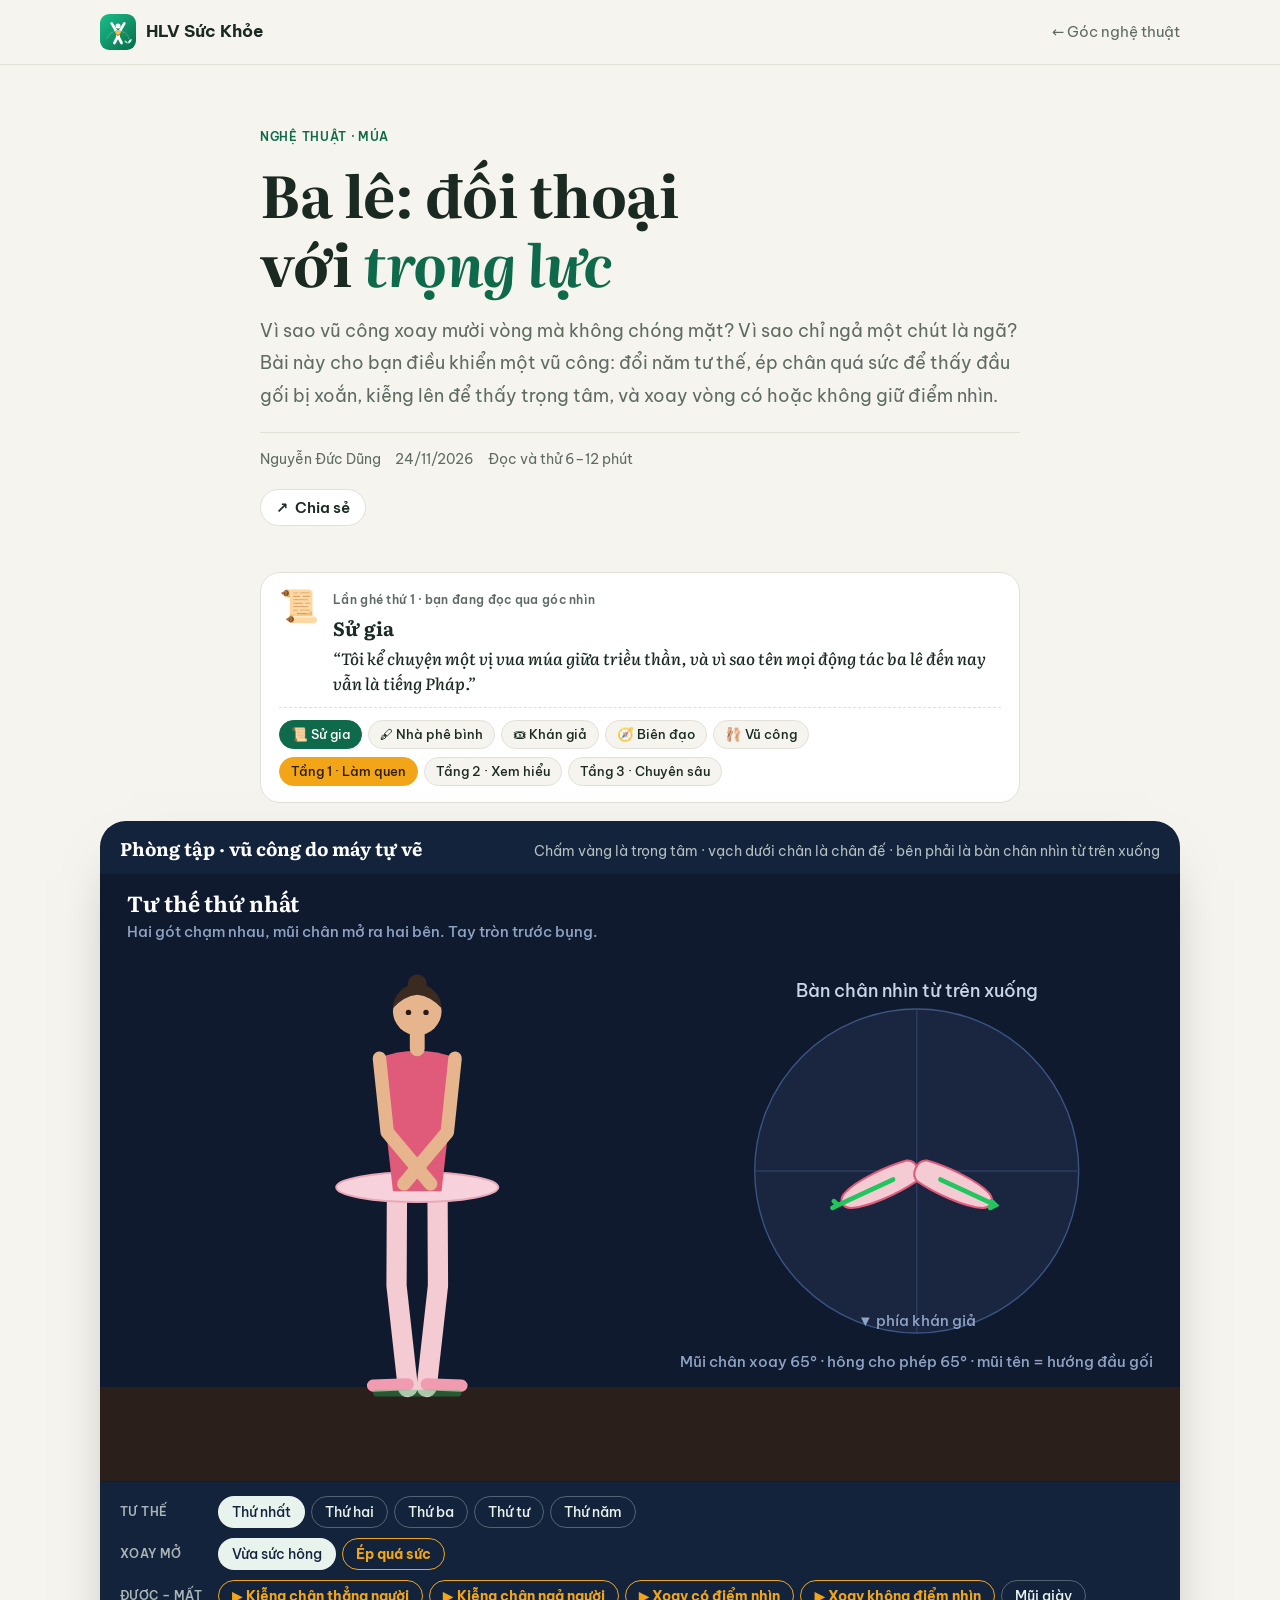
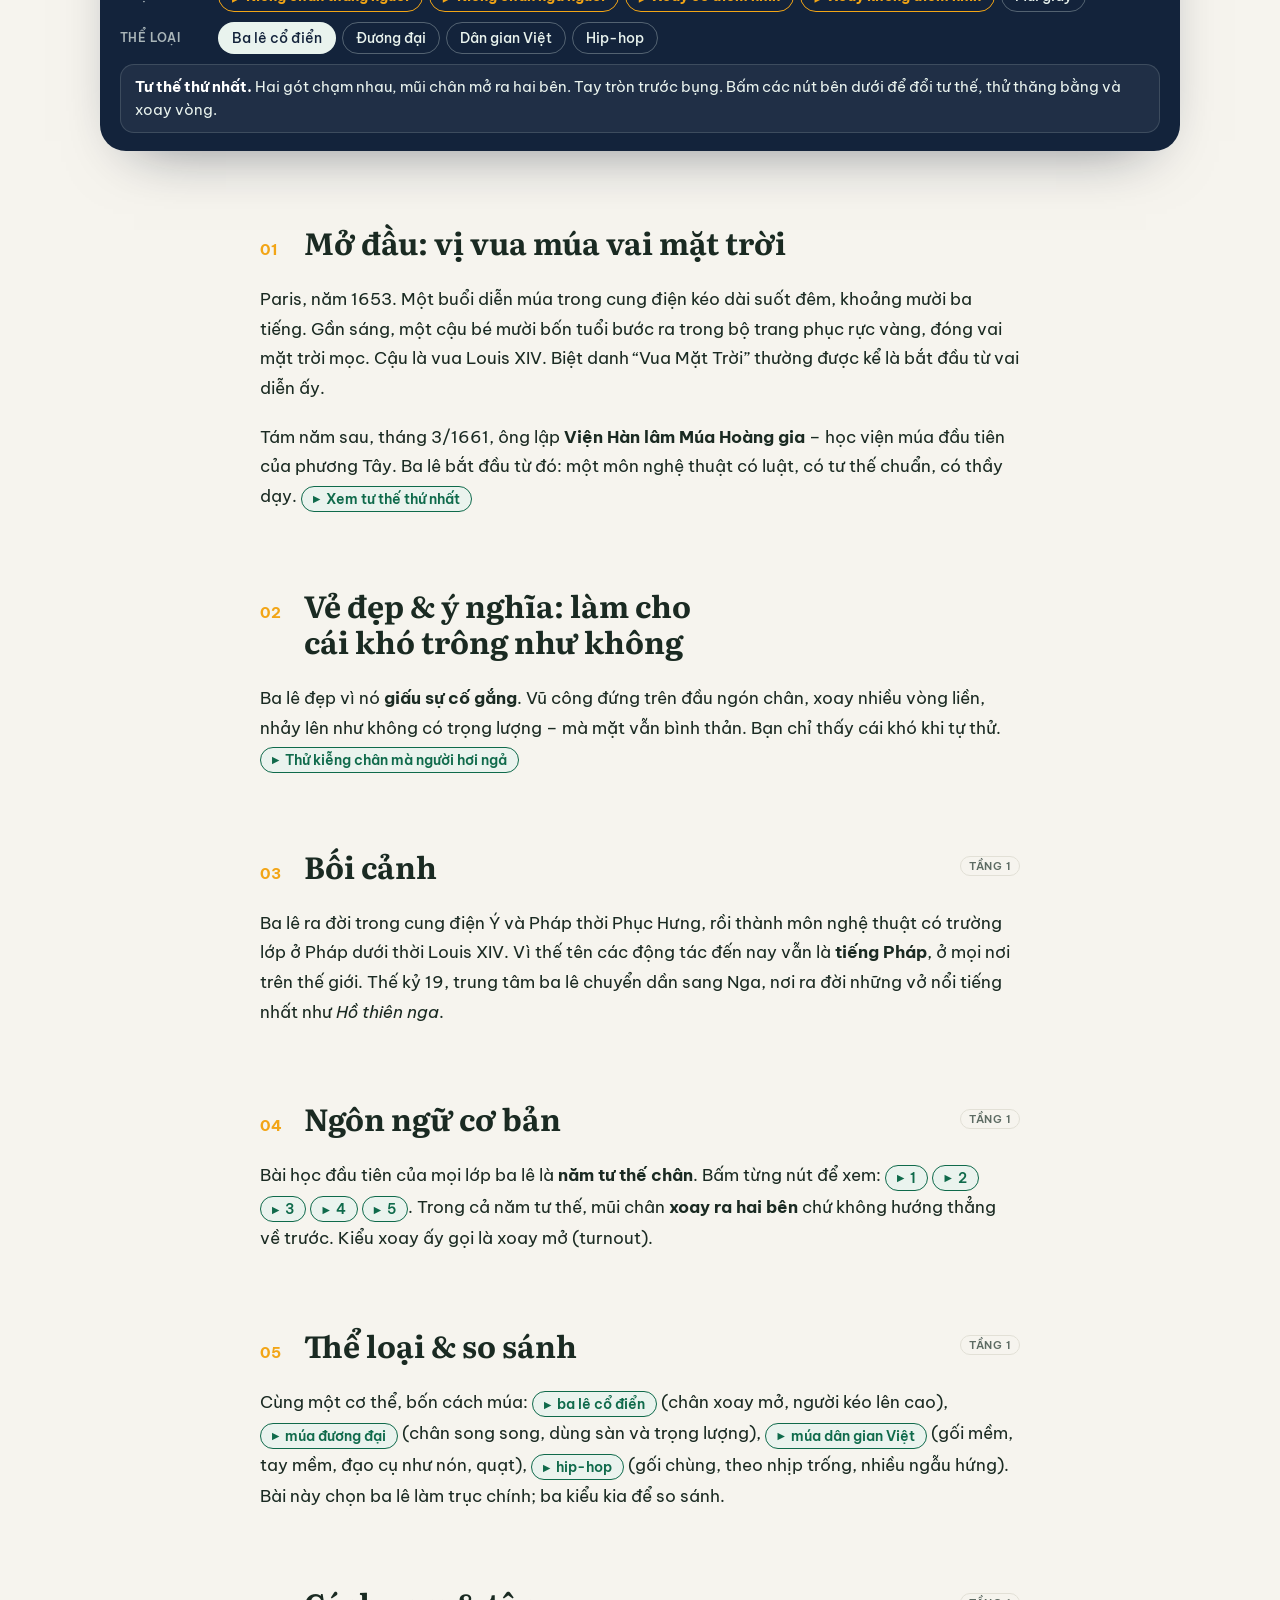
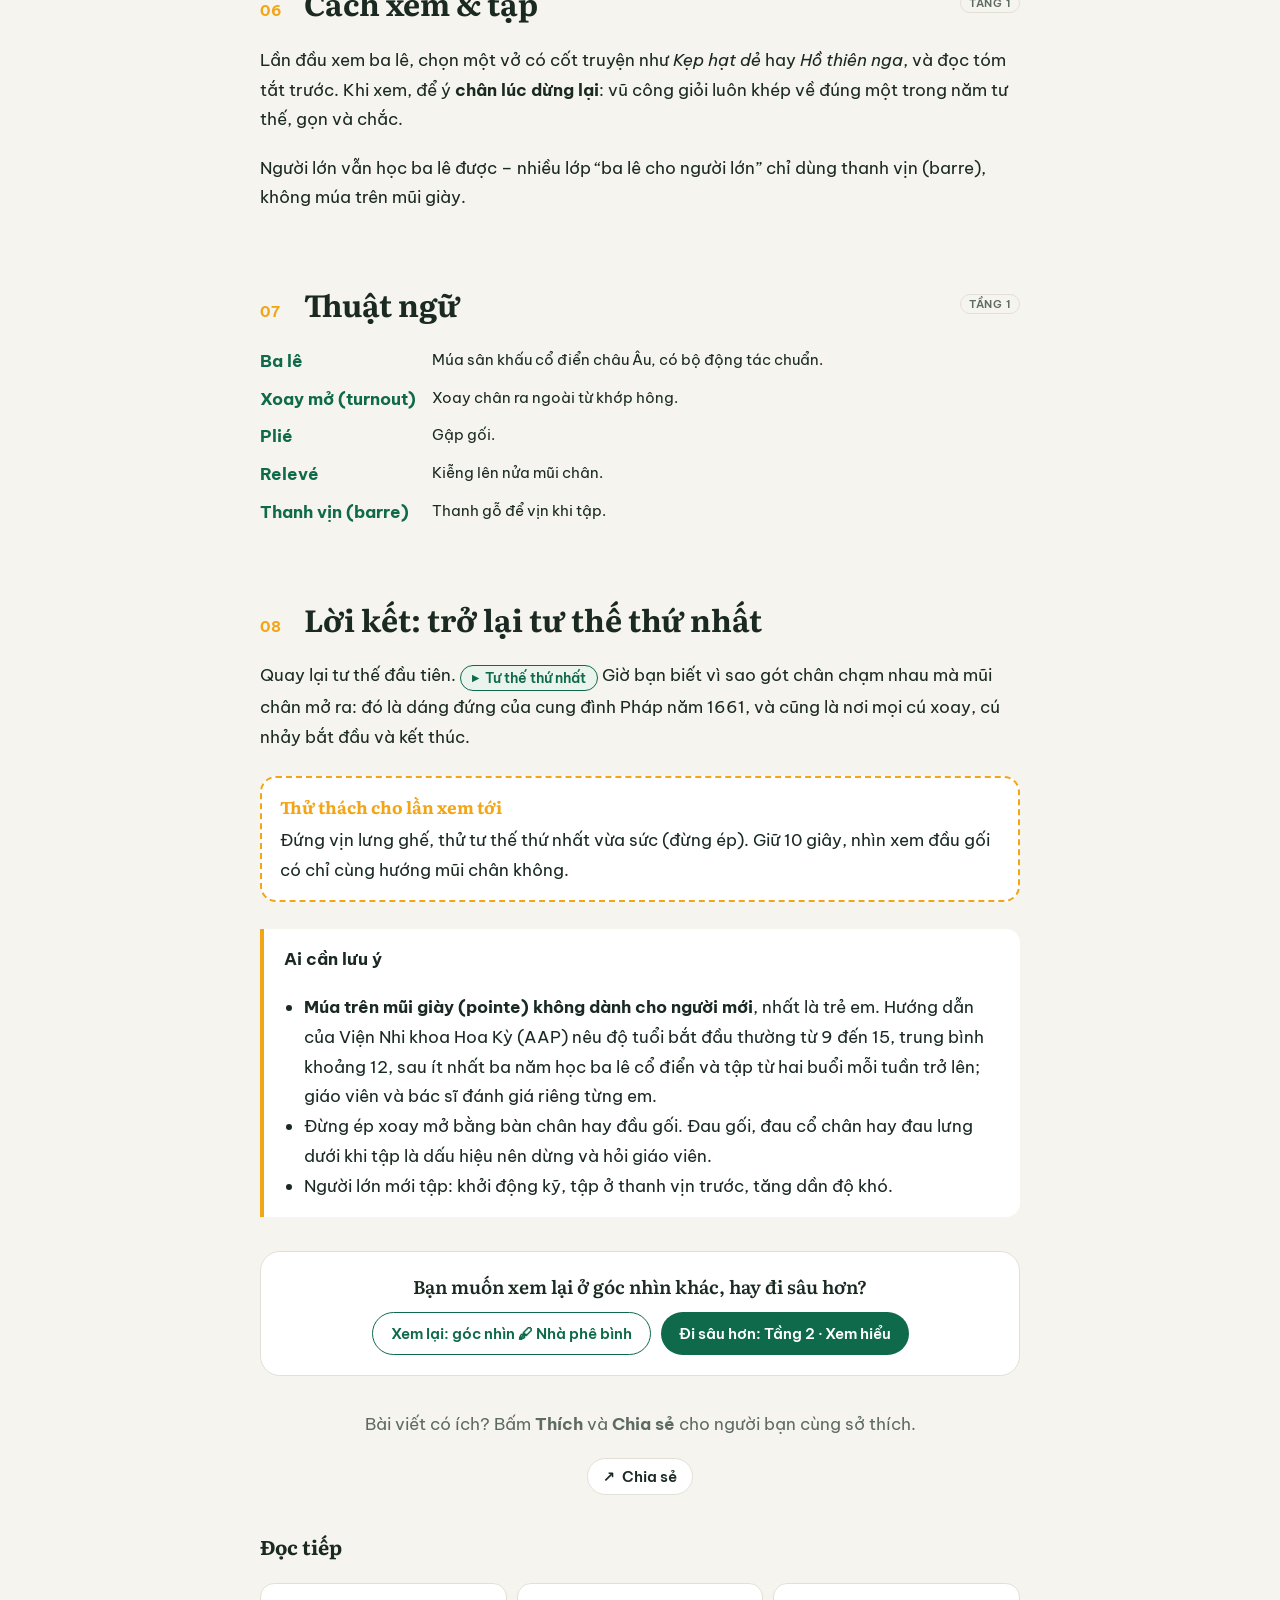
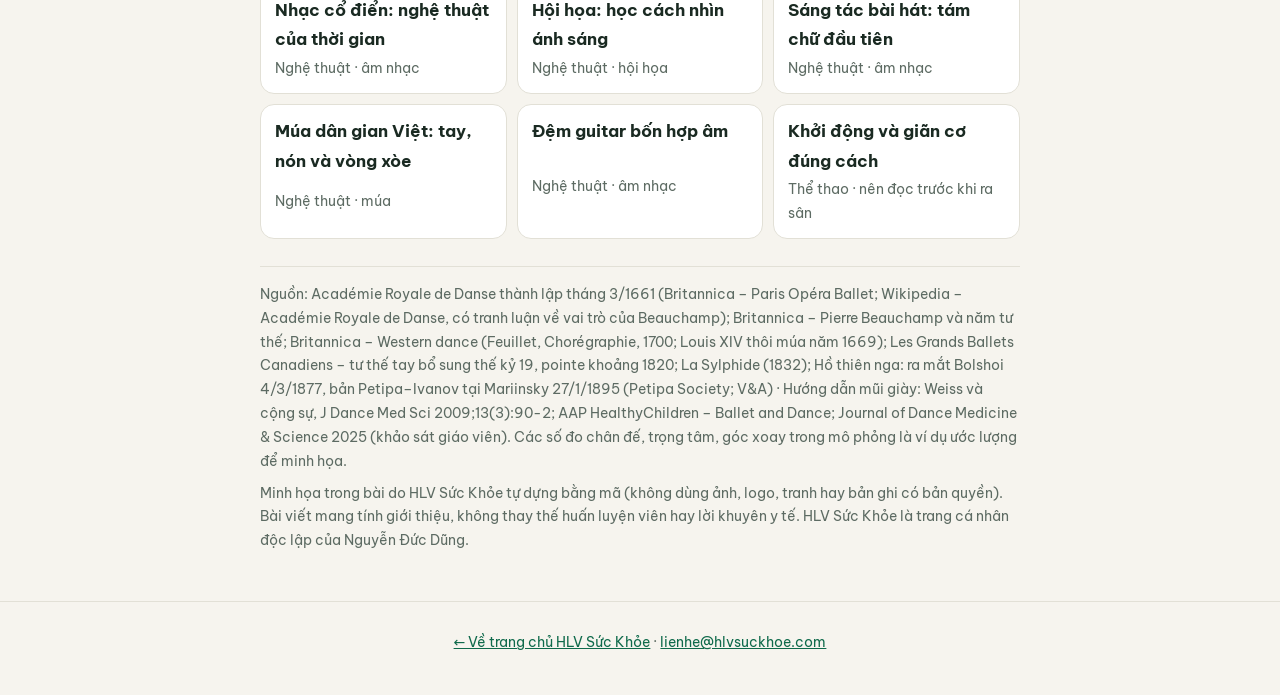
<file: bai-viet/ba-le-cho-nguoi-moi.html>
<!DOCTYPE html>
<html lang="vi">
<head>
<!-- HLV Sức Khỏe – bài tương tác (24/11/2026). Trang này được sinh bởi tools/make_guides.py: sửa ở đó hoặc ở js/guides/ba-le.js -->
<meta charset="utf-8">
<meta name="viewport" content="width=device-width,initial-scale=1">
<title>Ba lê cho người mới: đối thoại với trọng lực | HLV Sức Khỏe</title>
<meta name="description" content="Ba lê cho người chưa biết gì: năm tư thế chân và tay, xoay mở đúng và ép sai, thử kiễng chân giữ thăng bằng, xoay vòng có và không giữ điểm nhìn, so sánh với múa đương đại, múa dân gian Việt và hip-hop.">
<meta name="theme-color" content="#0f6a4b">
<meta property="og:type" content="article">
<meta property="og:title" content="Ba lê: đối thoại với trọng lực">
<meta property="og:description" content="Năm tư thế, xoay mở đúng và sai, thử giữ thăng bằng trên nửa mũi chân và xoay vòng không chóng mặt.">
<meta property="og:url" content="https://hlvsuckhoe.com/bai-viet/ba-le-cho-nguoi-moi.html">
<meta property="og:image" content="https://hlvsuckhoe.com/img/og/ba-le-cho-nguoi-moi.jpg">
<meta property="og:image:width" content="1200">
<meta property="og:image:height" content="630">
<meta property="og:image:alt" content="Ba lê: đối thoại với trọng lực">
<meta property="og:site_name" content="HLV Sức Khỏe">
<meta property="og:locale" content="vi_VN">
<meta name="twitter:card" content="summary_large_image">
<meta name="twitter:image" content="https://hlvsuckhoe.com/img/og/ba-le-cho-nguoi-moi.jpg">
<link rel="canonical" href="https://hlvsuckhoe.com/bai-viet/ba-le-cho-nguoi-moi.html">
<link rel="icon" href="../img/logo.svg" type="image/svg+xml">
<link rel="preconnect" href="https://fonts.googleapis.com">
<link rel="preconnect" href="https://fonts.gstatic.com" crossorigin>
<link href="https://fonts.googleapis.com/css2?family=Be+Vietnam+Pro:wght@400;500;600;700&family=Literata:ital,opsz,wght@0,7..72,500;0,7..72,700;1,7..72,500&display=swap" rel="stylesheet">
<link rel="stylesheet" href="../css/bai-viet.css">
<link rel="stylesheet" href="../css/guide.css">
</head>
<body>
<div class="progress" id="progress" aria-hidden="true"></div>
<header class="top">
  <div class="wrap nav">
    <a class="brand" href="../"><img src="../img/logo.svg" alt="">HLV Sức Khỏe</a>
    <a class="back" href="../#goc-nghe-thuat">← Góc nghệ thuật</a>
  </div>
</header>

<main class="wrap">
  <div class="hero">
    <span class="kicker">Nghệ thuật · Múa</span>
    <h1>Ba lê: đối thoại với <em>trọng lực</em></h1>
    <p class="dek">Vì sao vũ công xoay mười vòng mà không chóng mặt? Vì sao chỉ ngả một chút là ngã? Bài này cho bạn điều khiển một vũ công: đổi năm tư thế, ép chân quá sức để thấy đầu gối bị xoắn, kiễng lên để thấy trọng tâm, và xoay vòng có hoặc không giữ điểm nhìn.</p>
    <div class="meta"><span>Nguyễn Đức Dũng</span><span>24/11/2026</span><span>Đọc và thử 6–12 phút</span></div>
    <div class="post-actions" data-slug="ba-le-cho-nguoi-moi"></div>
  </div>

  <div class="lensbar" id="lensBar" aria-label="Góc nhìn và tầng nội dung"></div>

  <section class="stage" id="stage" aria-labelledby="stageH">
    <div class="stage-head"><h2 id="stageH">Phòng tập · vũ công do máy tự vẽ</h2><p>Chấm vàng là trọng tâm · vạch dưới chân là chân đế · bên phải là bàn chân nhìn từ trên xuống</p></div>
    <div class="view" id="view"></div>
    <div class="tools" id="tools">
      <div class="row"><span class="lab">Tư thế</span><button type="button" data-pos="1" aria-pressed="true">Thứ nhất</button><button type="button" data-pos="2" aria-pressed="false">Thứ hai</button><button type="button" data-pos="3" aria-pressed="false">Thứ ba</button><button type="button" data-pos="4" aria-pressed="false">Thứ tư</button><button type="button" data-pos="5" aria-pressed="false">Thứ năm</button></div><div class="row"><span class="lab">Xoay mở</span><button type="button" data-turn="ok" aria-pressed="true">Vừa sức hông</button><button type="button" data-turn="force" aria-pressed="false" class="hot">Ép quá sức</button></div><div class="row"><span class="lab">Được – mất</span><button type="button" data-act="bal-ok" aria-pressed="false" class="hot">▶ Kiễng chân thẳng người</button><button type="button" data-act="bal-fall" aria-pressed="false" class="hot">▶ Kiễng chân ngả người</button><button type="button" data-act="spot" aria-pressed="false" class="hot">▶ Xoay có điểm nhìn</button><button type="button" data-act="nospot" aria-pressed="false" class="hot">▶ Xoay không điểm nhìn</button><button type="button" data-act="pointe" aria-pressed="false">Mũi giày</button></div><div class="row"><span class="lab">Thể loại</span><button type="button" data-genre="ballet" aria-pressed="true">Ba lê cổ điển</button><button type="button" data-genre="contemp" aria-pressed="false">Đương đại</button><button type="button" data-genre="viet" aria-pressed="false">Dân gian Việt</button><button type="button" data-genre="hiphop" aria-pressed="false">Hip-hop</button></div>
      <div class="readout" id="readout" aria-live="polite"></div>
    </div>
  </section>

  <article class="guide">
    <noscript><p>Ba lê: Viện Hàn lâm Múa Hoàng gia được vua Louis XIV lập tháng 3/1661; năm tư thế chân do Pierre Beauchamp hệ thống hóa. Mũi chân xoay mở từ khớp hông, đầu gối luôn theo hướng mũi chân. Bật JavaScript để điều khiển vũ công minh họa.</p></noscript>
    <div id="guide"></div>
    <p class="ask">Bài viết có ích? Bấm <b>Thích</b> và <b>Chia sẻ</b> cho người bạn cùng sở thích.</p>
    <div class="post-actions" data-slug="ba-le-cho-nguoi-moi"></div>
    <h3 style="margin-top:2em">Đọc tiếp</h3>
    <div class="more"><a href="nhac-co-dien-cho-nguoi-moi.html"><b>Nhạc cổ điển: nghệ thuật của thời gian</b><span>Nghệ thuật · âm nhạc</span></a><a href="hoi-hoa-cho-nguoi-moi.html"><b>Hội họa: học cách nhìn ánh sáng</b><span>Nghệ thuật · hội họa</span></a><a href="sang-tac-bai-hat-cho-nguoi-moi.html"><b>Sáng tác bài hát: tám chữ đầu tiên</b><span>Nghệ thuật · âm nhạc</span></a><a href="mua-dan-gian-viet-nam.html"><b>Múa dân gian Việt: tay, nón và vòng xòe</b><span>Nghệ thuật · múa</span></a><a href="dem-guitar-bon-hop-am.html"><b>Đệm guitar bốn hợp âm</b><span>Nghệ thuật · âm nhạc</span></a><a href="khoi-dong-va-gian-co-dung-cach.html"><b>Khởi động và giãn cơ đúng cách</b><span>Thể thao · nên đọc trước khi ra sân</span></a></div>
    <div class="src">
      <p>Nguồn: Académie Royale de Danse thành lập tháng 3/1661 (Britannica – Paris Opéra Ballet; Wikipedia – Académie Royale de Danse, có tranh luận về vai trò của Beauchamp); Britannica – Pierre Beauchamp và năm tư thế; Britannica – Western dance (Feuillet, Chorégraphie, 1700; Louis XIV thôi múa năm 1669); Les Grands Ballets Canadiens – tư thế tay bổ sung thế kỷ 19, pointe khoảng 1820; La Sylphide (1832); Hồ thiên nga: ra mắt Bolshoi 4/3/1877, bản Petipa–Ivanov tại Mariinsky 27/1/1895 (Petipa Society; V&A) · Hướng dẫn mũi giày: Weiss và cộng sự, J Dance Med Sci 2009;13(3):90-2; AAP HealthyChildren – Ballet and Dance; Journal of Dance Medicine & Science 2025 (khảo sát giáo viên). Các số đo chân đế, trọng tâm, góc xoay trong mô phỏng là ví dụ ước lượng để minh họa.</p>
      <p>Minh họa trong bài do HLV Sức Khỏe tự dựng bằng mã (không dùng ảnh, logo, tranh hay bản ghi có bản quyền). Bài viết mang tính giới thiệu, không thay thế huấn luyện viên hay lời khuyên y tế. HLV Sức Khỏe là trang cá nhân độc lập của Nguyễn Đức Dũng.</p>
    </div>
  </article>
</main>

<footer>
  <div class="wrap"><a href="../">← Về trang chủ HLV Sức Khỏe</a> · <a href="mailto:lienhe@hlvsuckhoe.com">lienhe@hlvsuckhoe.com</a></div>
</footer>

<script>
(function(){var bar=document.getElementById('progress');function upd(){var h=document.documentElement;var max=h.scrollHeight-h.clientHeight;bar.style.width=(max>0?(h.scrollTop/max*100):0)+'%';}window.addEventListener('scroll',upd,{passive:true});upd();})();
</script>
<script src="../js/guides/ba-le.js"></script>
<script src="../js/guide.js"></script>
<script src="../js/guides/stage-ba-le.js" defer></script>
<script src="../js/config.js"></script>
<script src="../js/post-actions.js" defer></script>
<!-- Cloudflare Web Analytics (thống kê lượt xem, không cookie, không lưu IP) --><script type='module' src='https://static.cloudflareinsights.com/beacon.min.js' data-cf-beacon='{"token": "1dd877b5432a4181b42a4b65990cb60c"}'></script><!-- End Cloudflare Web Analytics -->
</body>
</html>
</file>
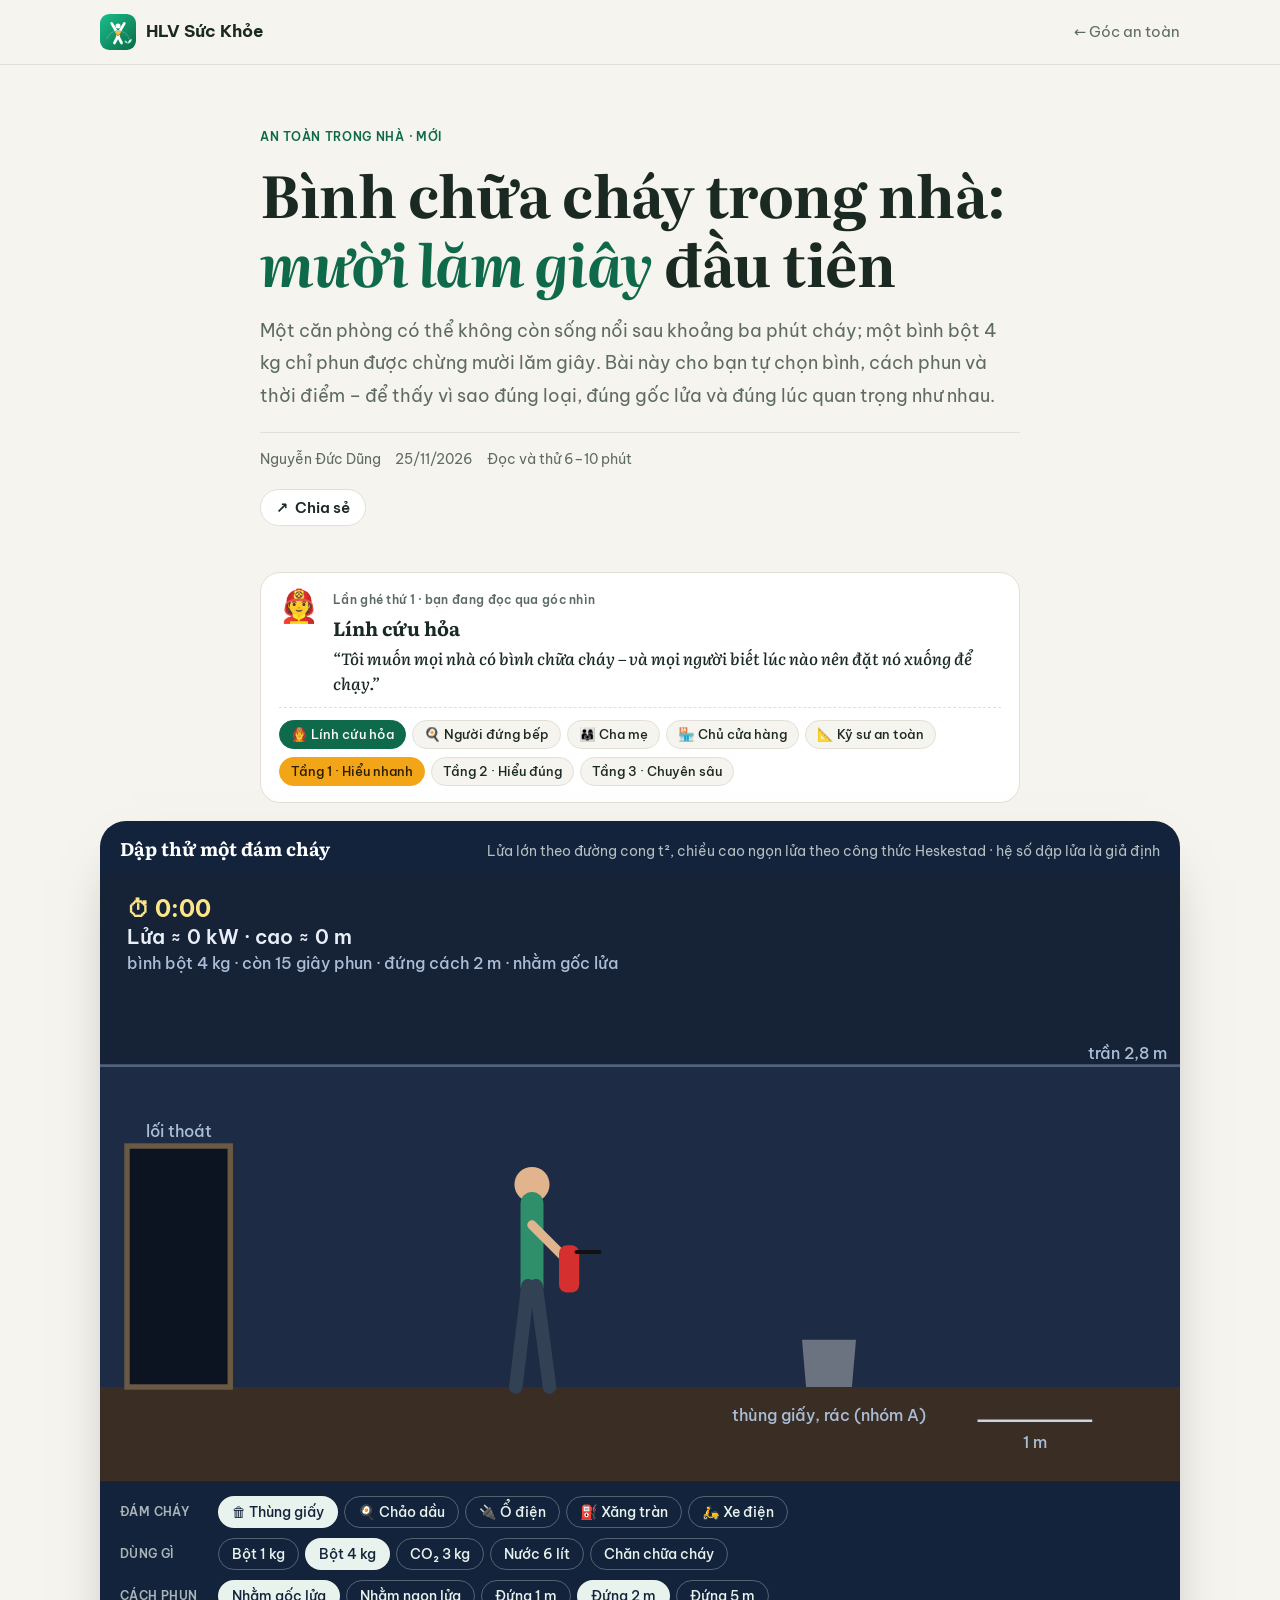
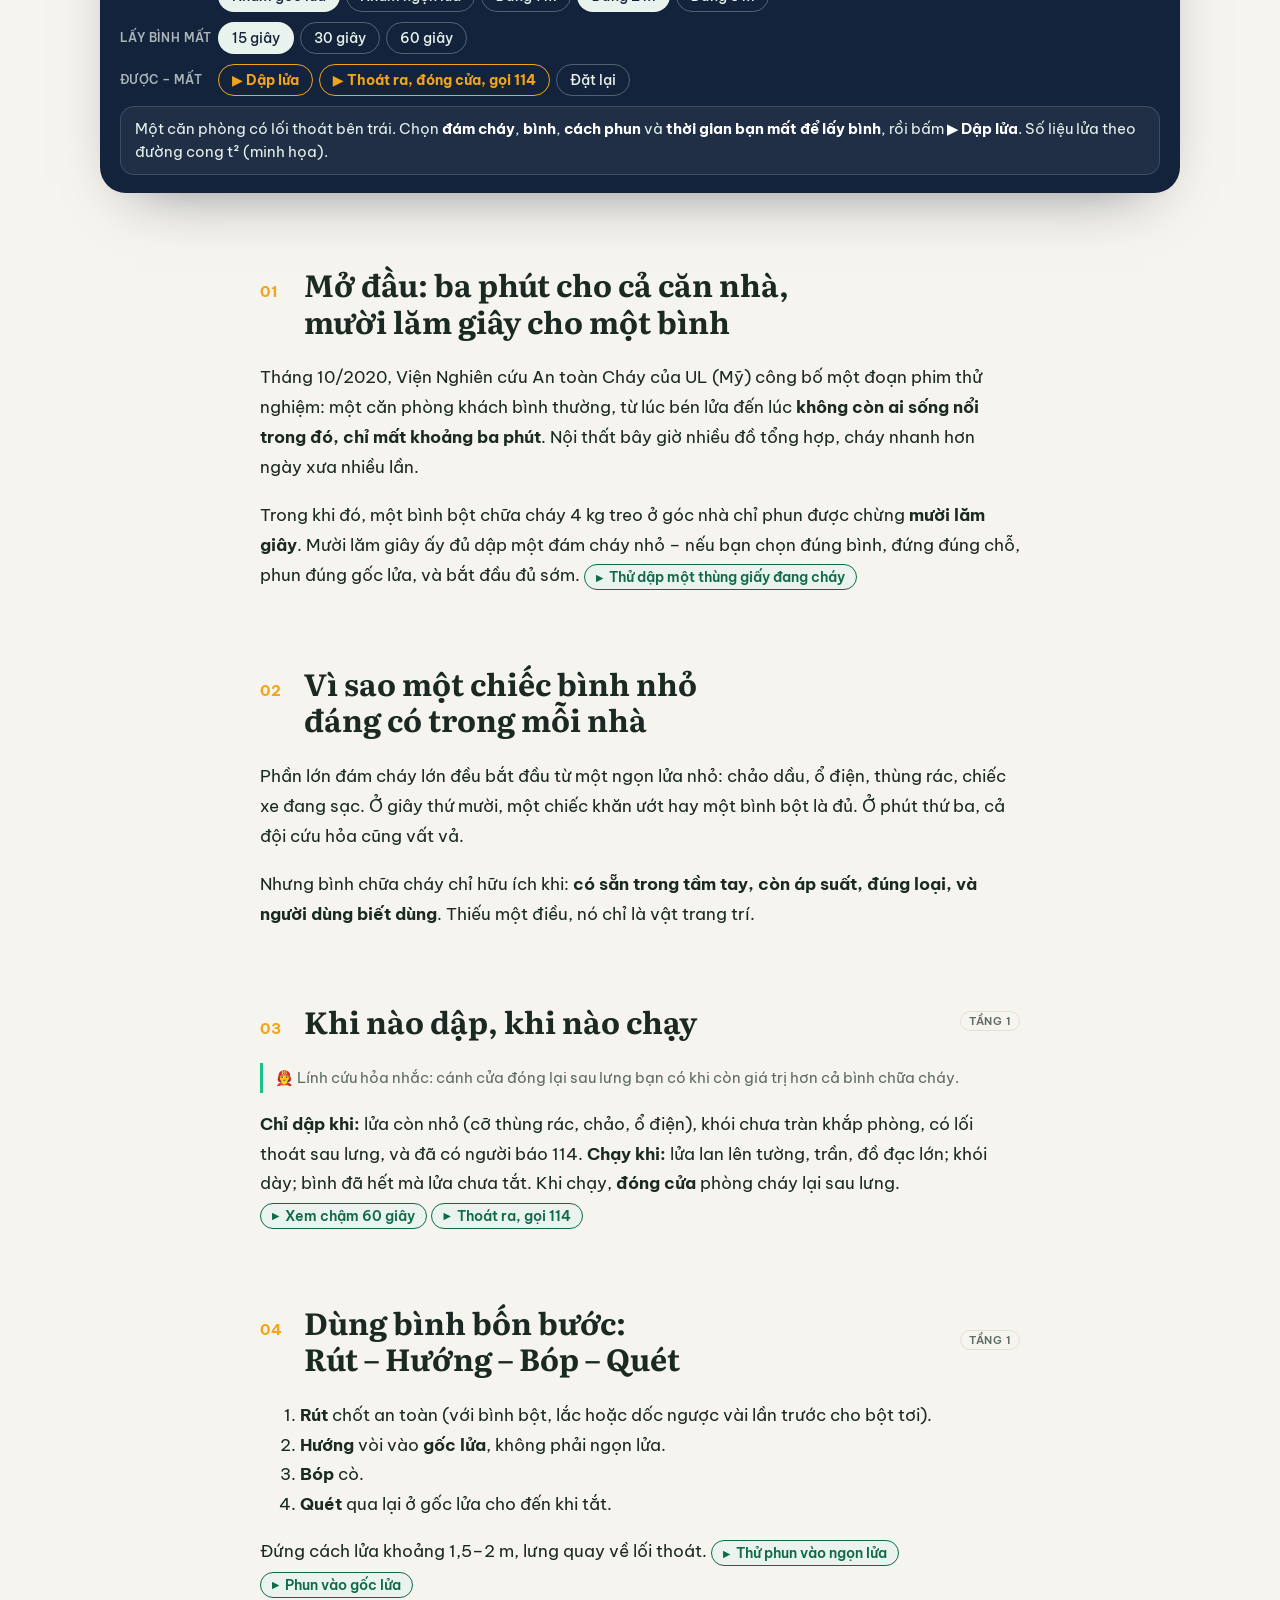
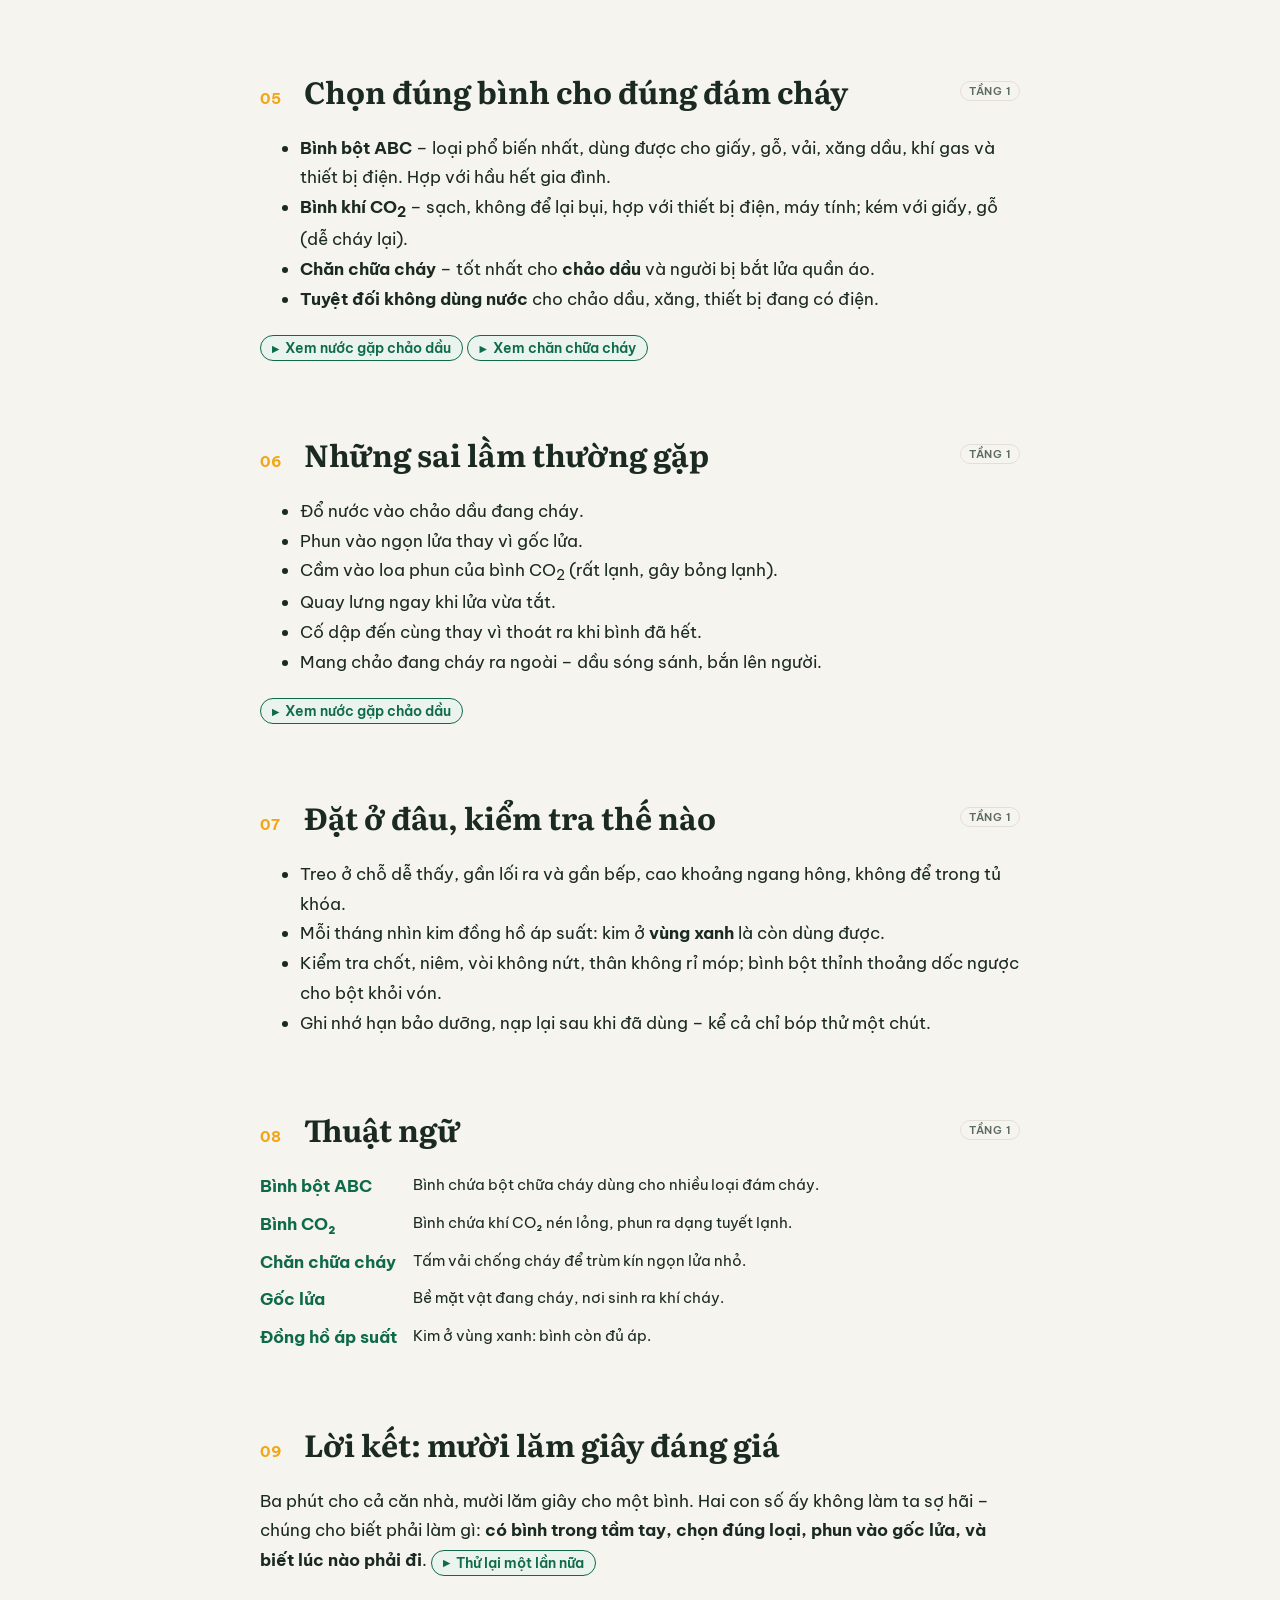
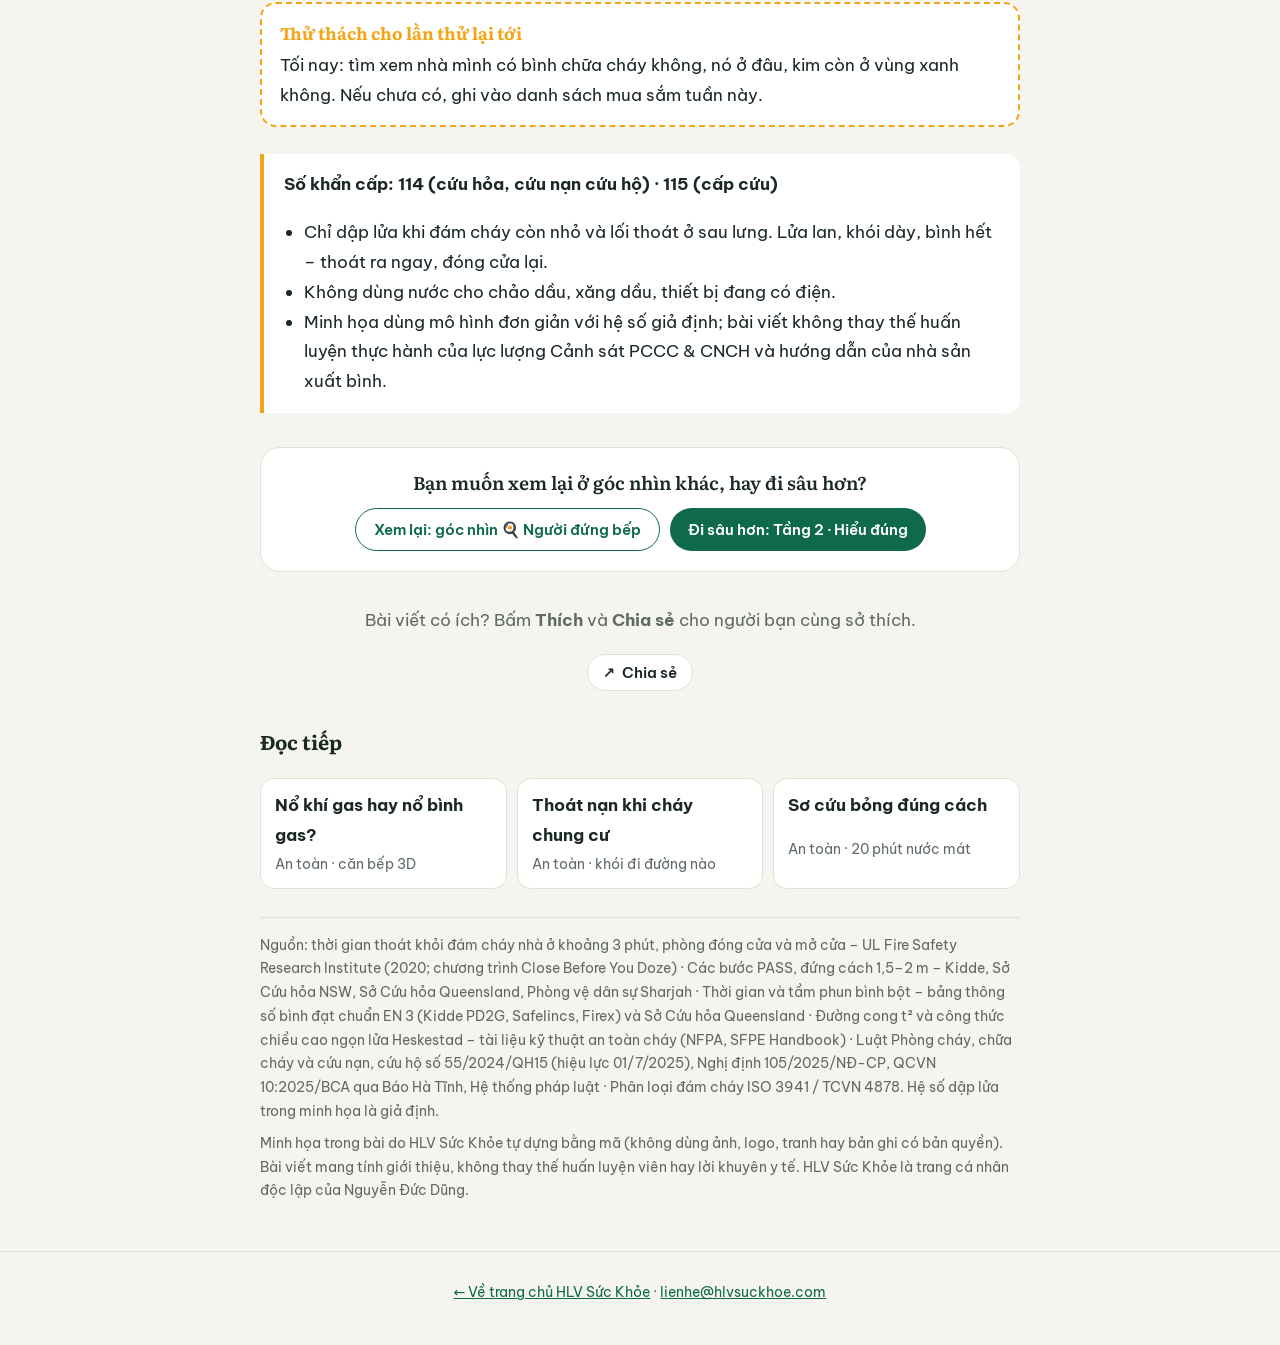
<file: bai-viet/binh-chua-chay-trong-nha.html>
<!DOCTYPE html>
<html lang="vi">
<head>
<!-- HLV Sức Khỏe – bài tương tác (24/11/2026). Trang này được sinh bởi tools/make_guides.py: sửa ở đó hoặc ở js/guides/binh-chua-chay.js -->
<meta charset="utf-8">
<meta name="viewport" content="width=device-width,initial-scale=1">
<title>Bình chữa cháy trong nhà: chọn đúng, dùng đúng, biết lúc nào phải chạy | HLV Sức Khỏe</title>
<meta name="description" content="Bình bột, CO₂, nước hay chăn chữa cháy? Rút – Hướng – Bóp – Quét, đứng cách bao xa, vì sao không đổ nước vào chảo dầu, vì sao chậm 45 giây lửa to gấp 16 lần. Tự thử dập lửa trong minh họa tương tác.">
<meta name="theme-color" content="#0f6a4b">
<meta property="og:type" content="article">
<meta property="og:title" content="Bình chữa cháy trong nhà: 15 giây đầu tiên">
<meta property="og:description" content="Chọn bình, chọn cách phun, chọn thời điểm – xem lửa thắng hay bình thắng. Và biết lúc nào phải đặt bình xuống để chạy.">
<meta property="og:url" content="https://hlvsuckhoe.com/bai-viet/binh-chua-chay-trong-nha.html">
<meta property="og:image" content="https://hlvsuckhoe.com/img/og/binh-chua-chay-trong-nha.jpg">
<meta property="og:image:width" content="1200">
<meta property="og:image:height" content="630">
<meta property="og:image:alt" content="Bình chữa cháy trong nhà: 15 giây đầu tiên">
<meta property="og:site_name" content="HLV Sức Khỏe">
<meta property="og:locale" content="vi_VN">
<meta name="twitter:card" content="summary_large_image">
<meta name="twitter:image" content="https://hlvsuckhoe.com/img/og/binh-chua-chay-trong-nha.jpg">
<link rel="canonical" href="https://hlvsuckhoe.com/bai-viet/binh-chua-chay-trong-nha.html">
<link rel="icon" href="../img/logo.svg" type="image/svg+xml">
<link rel="preconnect" href="https://fonts.googleapis.com">
<link rel="preconnect" href="https://fonts.gstatic.com" crossorigin>
<link href="https://fonts.googleapis.com/css2?family=Be+Vietnam+Pro:wght@400;500;600;700&family=Literata:ital,opsz,wght@0,7..72,500;0,7..72,700;1,7..72,500&display=swap" rel="stylesheet">
<link rel="stylesheet" href="../css/bai-viet.css">
<link rel="stylesheet" href="../css/guide.css">
</head>
<body>
<div class="progress" id="progress" aria-hidden="true"></div>
<header class="top">
  <div class="wrap nav">
    <a class="brand" href="../"><img src="../img/logo.svg" alt="">HLV Sức Khỏe</a>
    <a class="back" href="../#goc-an-toan">← Góc an toàn</a>
  </div>
</header>

<main class="wrap">
  <div class="hero">
    <span class="kicker">An toàn trong nhà · Mới</span>
    <h1>Bình chữa cháy trong nhà: <em>mười lăm giây</em> đầu tiên</h1>
    <p class="dek">Một căn phòng có thể không còn sống nổi sau khoảng ba phút cháy; một bình bột 4 kg chỉ phun được chừng mười lăm giây. Bài này cho bạn tự chọn bình, cách phun và thời điểm – để thấy vì sao đúng loại, đúng gốc lửa và đúng lúc quan trọng như nhau.</p>
    <div class="meta"><span>Nguyễn Đức Dũng</span><span>25/11/2026</span><span>Đọc và thử 6–10 phút</span></div>
    <div class="post-actions" data-slug="binh-chua-chay-trong-nha"></div>
  </div>

  <div class="lensbar" id="lensBar" aria-label="Góc nhìn và tầng nội dung"></div>

  <section class="stage" id="stage" aria-labelledby="stageH">
    <div class="stage-head"><h2 id="stageH">Dập thử một đám cháy</h2><p>Lửa lớn theo đường cong t², chiều cao ngọn lửa theo công thức Heskestad · hệ số dập lửa là giả định</p></div>
    <div class="view" id="view"></div>
    <div class="tools" id="tools">
      <div class="row"><span class="lab">Đám cháy</span><button type="button" data-fire="giay" aria-pressed="true">🗑 Thùng giấy</button><button type="button" data-fire="chao" aria-pressed="false">🍳 Chảo dầu</button><button type="button" data-fire="dien" aria-pressed="false">🔌 Ổ điện</button><button type="button" data-fire="xang" aria-pressed="false">⛽ Xăng tràn</button><button type="button" data-fire="pin" aria-pressed="false">🛵 Xe điện</button></div><div class="row"><span class="lab">Dùng gì</span><button type="button" data-ag="bot1" aria-pressed="false">Bột 1 kg</button><button type="button" data-ag="bot4" aria-pressed="true">Bột 4 kg</button><button type="button" data-ag="co2" aria-pressed="false">CO₂ 3 kg</button><button type="button" data-ag="nuoc" aria-pressed="false">Nước 6 lít</button><button type="button" data-ag="chan" aria-pressed="false">Chăn chữa cháy</button></div><div class="row"><span class="lab">Cách phun</span><button type="button" data-aim="goc" aria-pressed="true">Nhằm gốc lửa</button><button type="button" data-aim="ngon" aria-pressed="false">Nhằm ngọn lửa</button><button type="button" data-dist="1" aria-pressed="false">Đứng 1 m</button><button type="button" data-dist="2" aria-pressed="true">Đứng 2 m</button><button type="button" data-dist="5" aria-pressed="false">Đứng 5 m</button></div><div class="row"><span class="lab">Lấy bình mất</span><button type="button" data-delay="15" aria-pressed="true">15 giây</button><button type="button" data-delay="30" aria-pressed="false">30 giây</button><button type="button" data-delay="60" aria-pressed="false">60 giây</button></div><div class="row"><span class="lab">Được – mất</span><button type="button" data-act="go" aria-pressed="false" class="hot">▶ Dập lửa</button><button type="button" data-act="run" aria-pressed="false" class="hot">▶ Thoát ra, đóng cửa, gọi 114</button><button type="button" data-act="reset">Đặt lại</button></div>
      <div class="readout" id="readout" aria-live="polite"></div>
    </div>
  </section>

  <article class="guide">
    <noscript><p>Bình bột ABC dùng cho hầu hết đám cháy trong nhà; chăn chữa cháy cho chảo dầu; không dùng nước cho chảo dầu, xăng, điện. Rút chốt – hướng vòi vào gốc lửa – bóp cò – quét, đứng cách 1,5–2 m. Lửa lan, khói dày, bình hết: thoát ra, đóng cửa, gọi 114.</p></noscript>
    <div id="guide"></div>
    <p class="ask">Bài viết có ích? Bấm <b>Thích</b> và <b>Chia sẻ</b> cho người bạn cùng sở thích.</p>
    <div class="post-actions" data-slug="binh-chua-chay-trong-nha"></div>
    <h3 style="margin-top:2em">Đọc tiếp</h3>
    <div class="more"><a href="no-khi-gas-va-no-binh-gas.html"><b>Nổ khí gas hay nổ bình gas?</b><span>An toàn · căn bếp 3D</span></a><a href="thoat-nan-chay-chung-cu.html"><b>Thoát nạn khi cháy chung cư</b><span>An toàn · khói đi đường nào</span></a><a href="so-cuu-bong-dung-cach.html"><b>Sơ cứu bỏng đúng cách</b><span>An toàn · 20 phút nước mát</span></a></div>
    <div class="src">
      <p>Nguồn: thời gian thoát khỏi đám cháy nhà ở khoảng 3 phút, phòng đóng cửa và mở cửa – UL Fire Safety Research Institute (2020; chương trình Close Before You Doze) · Các bước PASS, đứng cách 1,5–2 m – Kidde, Sở Cứu hỏa NSW, Sở Cứu hỏa Queensland, Phòng vệ dân sự Sharjah · Thời gian và tầm phun bình bột – bảng thông số bình đạt chuẩn EN 3 (Kidde PD2G, Safelincs, Firex) và Sở Cứu hỏa Queensland · Đường cong t² và công thức chiều cao ngọn lửa Heskestad – tài liệu kỹ thuật an toàn cháy (NFPA, SFPE Handbook) · Luật Phòng cháy, chữa cháy và cứu nạn, cứu hộ số 55/2024/QH15 (hiệu lực 01/7/2025), Nghị định 105/2025/NĐ-CP, QCVN 10:2025/BCA qua Báo Hà Tĩnh, Hệ thống pháp luật · Phân loại đám cháy ISO 3941 / TCVN 4878. Hệ số dập lửa trong minh họa là giả định.</p>
      <p>Minh họa trong bài do HLV Sức Khỏe tự dựng bằng mã (không dùng ảnh, logo, tranh hay bản ghi có bản quyền). Bài viết mang tính giới thiệu, không thay thế huấn luyện viên hay lời khuyên y tế. HLV Sức Khỏe là trang cá nhân độc lập của Nguyễn Đức Dũng.</p>
    </div>
  </article>
</main>

<footer>
  <div class="wrap"><a href="../">← Về trang chủ HLV Sức Khỏe</a> · <a href="mailto:lienhe@hlvsuckhoe.com">lienhe@hlvsuckhoe.com</a></div>
</footer>

<script>
(function(){var bar=document.getElementById('progress');function upd(){var h=document.documentElement;var max=h.scrollHeight-h.clientHeight;bar.style.width=(max>0?(h.scrollTop/max*100):0)+'%';}window.addEventListener('scroll',upd,{passive:true});upd();})();
</script>
<script src="../js/guides/binh-chua-chay.js"></script>
<script src="../js/guide.js"></script>
<script src="../js/guides/stage-binh-chua-chay.js" defer></script>
<script src="../js/config.js"></script>
<script src="../js/post-actions.js" defer></script>
<!-- Cloudflare Web Analytics (thống kê lượt xem, không cookie, không lưu IP) --><script type='module' src='https://static.cloudflareinsights.com/beacon.min.js' data-cf-beacon='{"token": "1dd877b5432a4181b42a4b65990cb60c"}'></script><!-- End Cloudflare Web Analytics -->
</body>
</html>
</file>
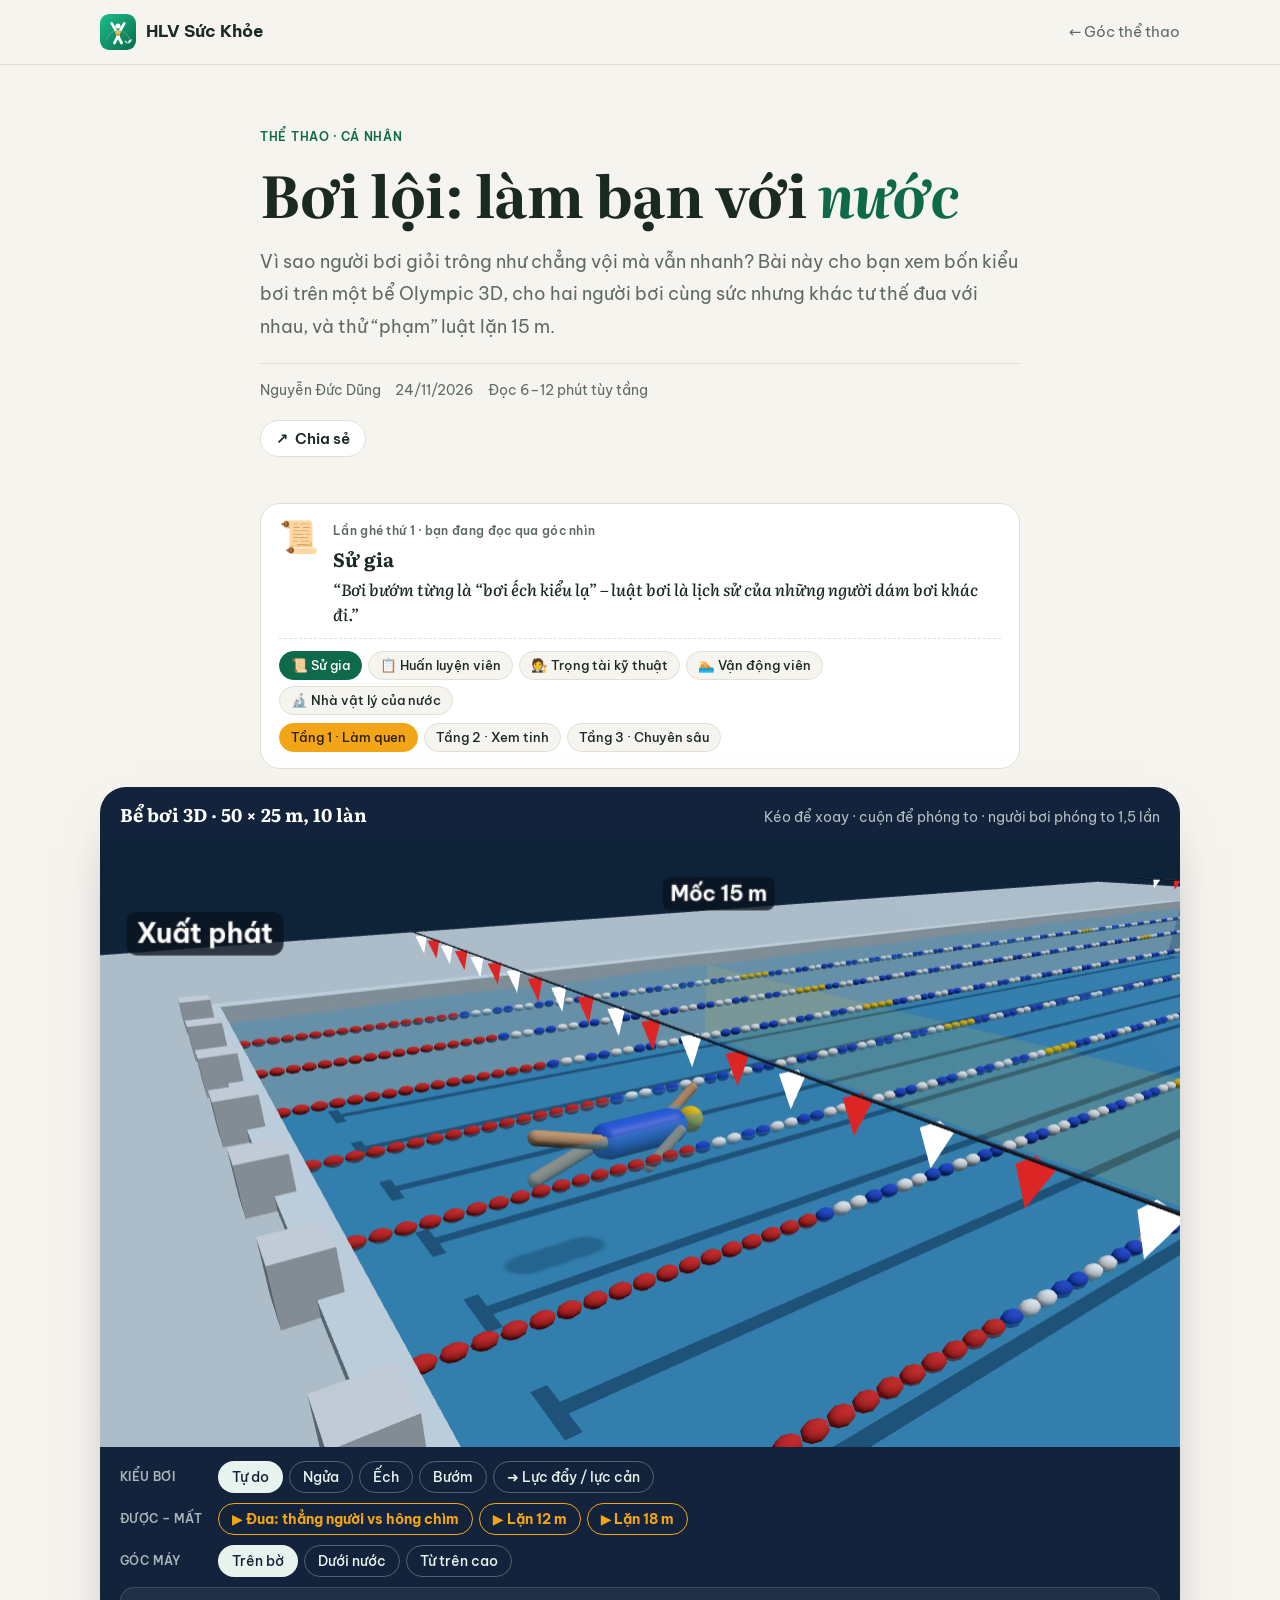
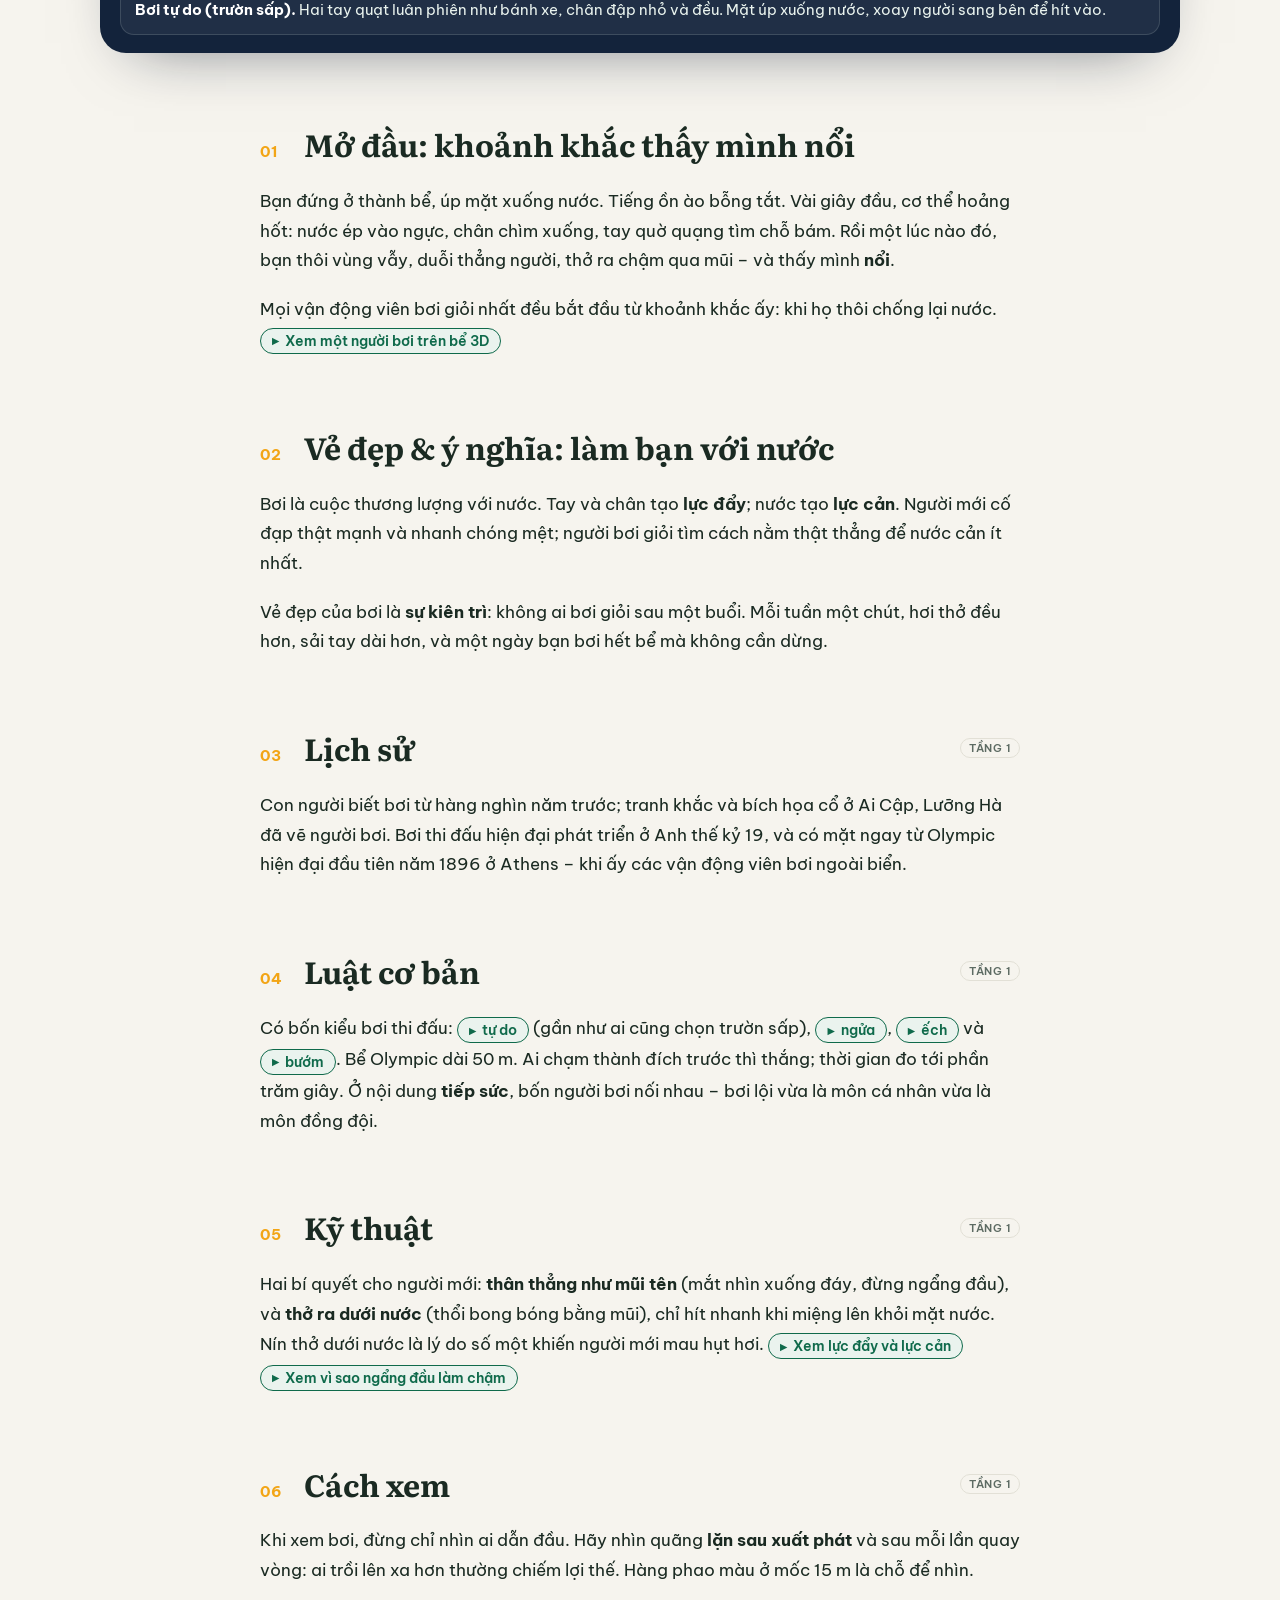
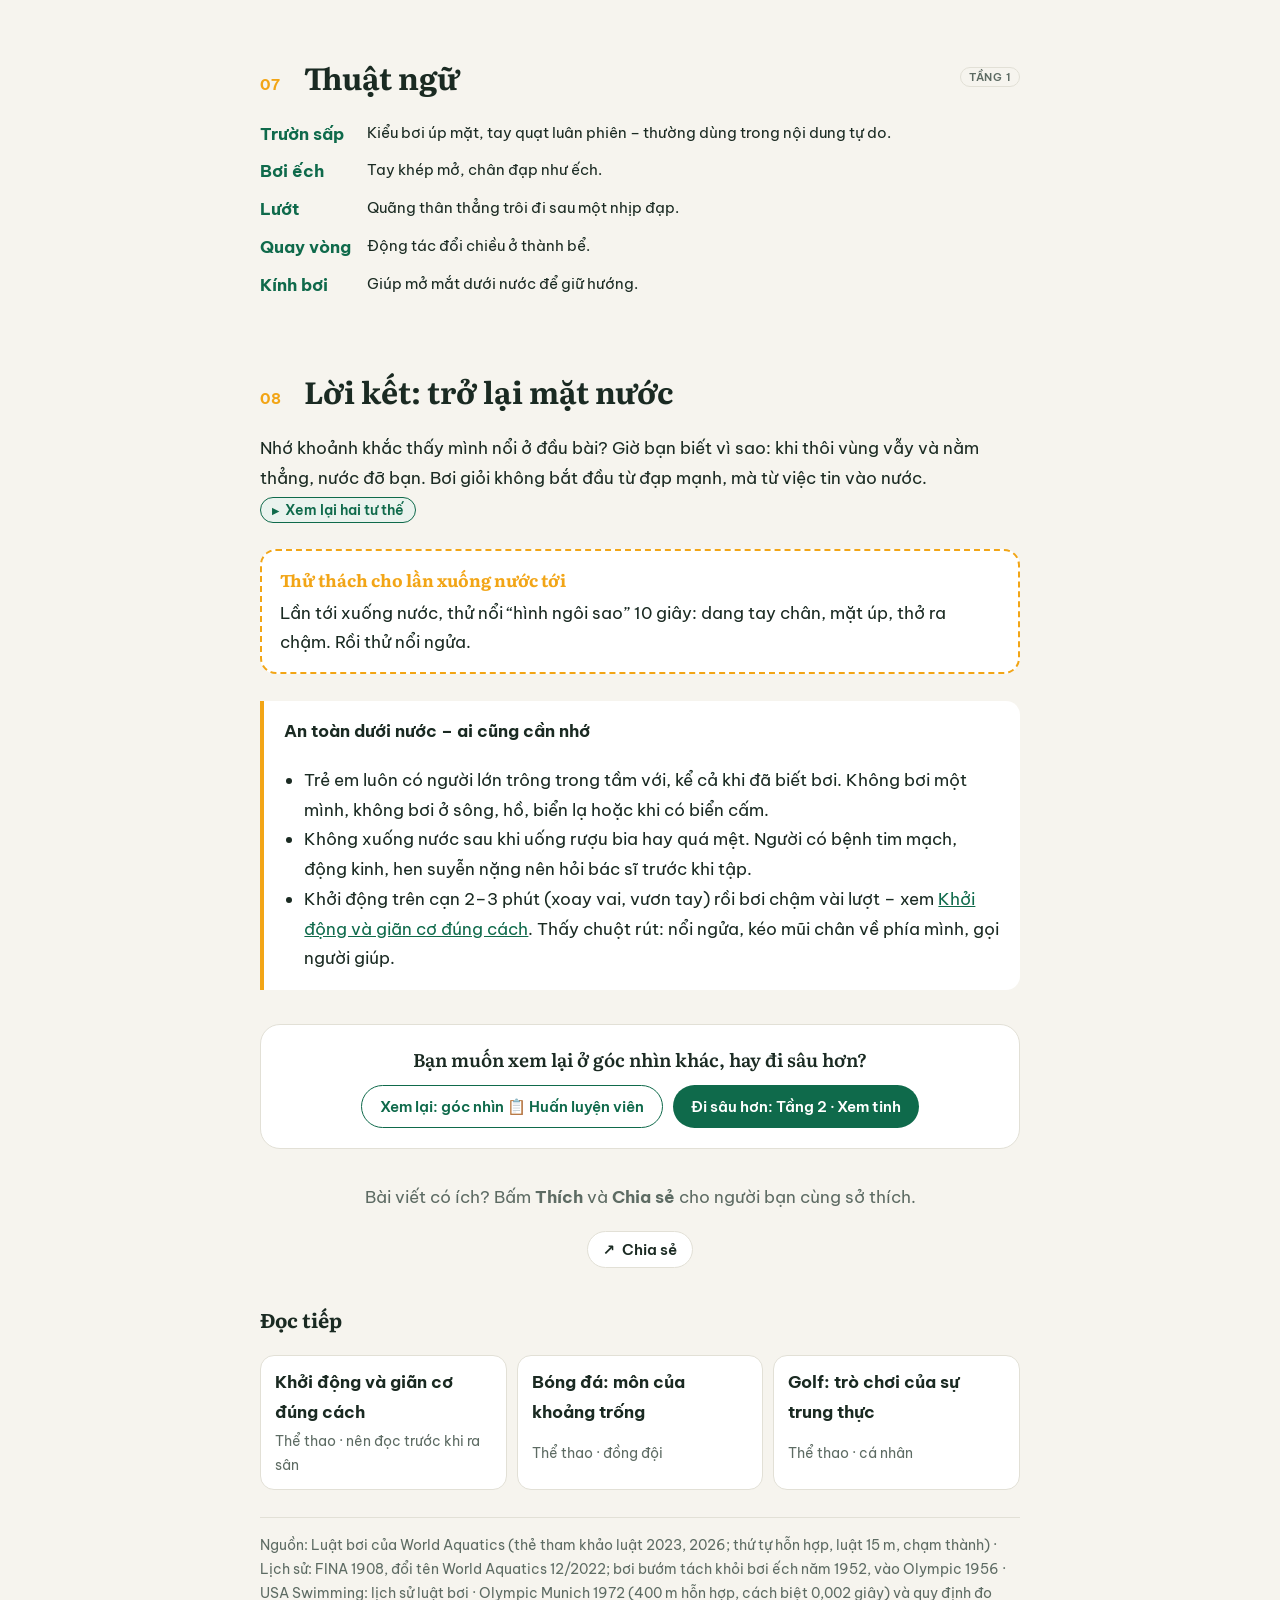
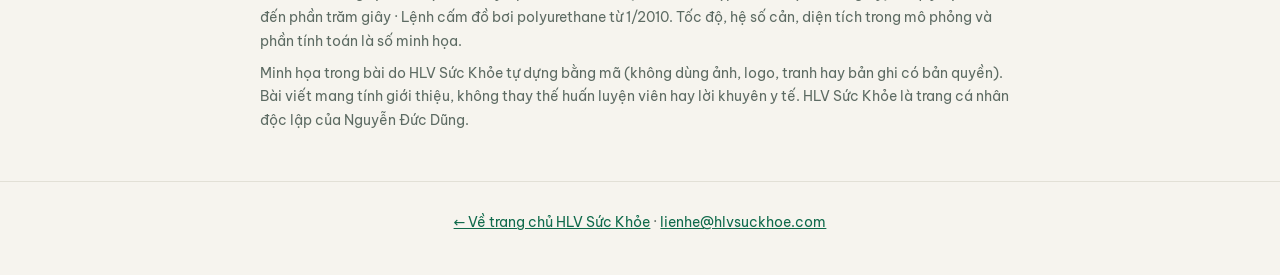
<file: bai-viet/boi-loi-cho-nguoi-moi.html>
<!DOCTYPE html>
<html lang="vi">
<head>
<!-- HLV Sức Khỏe – bài tương tác (24/11/2026). Trang này được sinh bởi tools/make_guides.py: sửa ở đó hoặc ở js/guides/boi-loi.js -->
<meta charset="utf-8">
<meta name="viewport" content="width=device-width,initial-scale=1">
<title>Bơi lội cho người mới: làm bạn với nước | HLV Sức Khỏe</title>
<meta name="description" content="Bơi lội cho người chưa biết gì: bốn kiểu bơi trên bể Olympic 3D, thử đua hai tư thế để thấy lực cản, luật lặn 15 m, an toàn dưới nước. Năm góc nhìn, ba tầng nội dung.">
<meta name="theme-color" content="#0f6a4b">
<meta property="og:type" content="article">
<meta property="og:title" content="Bơi lội: làm bạn với nước">
<meta property="og:description" content="Bốn kiểu bơi trên bể 3D, thử đua hai tư thế để thấy lực cản, luật 15 m và an toàn dưới nước.">
<meta property="og:url" content="https://hlvsuckhoe.com/bai-viet/boi-loi-cho-nguoi-moi.html">
<meta property="og:image" content="https://hlvsuckhoe.com/img/og/boi-loi-cho-nguoi-moi.jpg">
<meta property="og:image:width" content="1200">
<meta property="og:image:height" content="630">
<meta property="og:image:alt" content="Bơi lội: làm bạn với nước">
<meta property="og:site_name" content="HLV Sức Khỏe">
<meta property="og:locale" content="vi_VN">
<meta name="twitter:card" content="summary_large_image">
<meta name="twitter:image" content="https://hlvsuckhoe.com/img/og/boi-loi-cho-nguoi-moi.jpg">
<link rel="canonical" href="https://hlvsuckhoe.com/bai-viet/boi-loi-cho-nguoi-moi.html">
<link rel="icon" href="../img/logo.svg" type="image/svg+xml">
<link rel="preconnect" href="https://fonts.googleapis.com">
<link rel="preconnect" href="https://fonts.gstatic.com" crossorigin>
<link href="https://fonts.googleapis.com/css2?family=Be+Vietnam+Pro:wght@400;500;600;700&family=Literata:ital,opsz,wght@0,7..72,500;0,7..72,700;1,7..72,500&display=swap" rel="stylesheet">
<link rel="stylesheet" href="../css/bai-viet.css">
<link rel="stylesheet" href="../css/guide.css">
</head>
<body>
<div class="progress" id="progress" aria-hidden="true"></div>
<header class="top">
  <div class="wrap nav">
    <a class="brand" href="../"><img src="../img/logo.svg" alt="">HLV Sức Khỏe</a>
    <a class="back" href="../#goc-the-thao">← Góc thể thao</a>
  </div>
</header>

<main class="wrap">
  <div class="hero">
    <span class="kicker">Thể thao · Cá nhân</span>
    <h1>Bơi lội: làm bạn với <em>nước</em></h1>
    <p class="dek">Vì sao người bơi giỏi trông như chẳng vội mà vẫn nhanh? Bài này cho bạn xem bốn kiểu bơi trên một bể Olympic 3D, cho hai người bơi cùng sức nhưng khác tư thế đua với nhau, và thử “phạm” luật lặn 15 m.</p>
    <div class="meta"><span>Nguyễn Đức Dũng</span><span>24/11/2026</span><span>Đọc 6–12 phút tùy tầng</span></div>
    <div class="post-actions" data-slug="boi-loi-cho-nguoi-moi"></div>
  </div>

  <div class="lensbar" id="lensBar" aria-label="Góc nhìn và tầng nội dung"></div>

  <section class="stage" id="stage" aria-labelledby="stageH">
    <div class="stage-head"><h2 id="stageH">Bể bơi 3D · 50 × 25 m, 10 làn</h2><p>Kéo để xoay · cuộn để phóng to · người bơi phóng to 1,5 lần</p></div>
    <div class="view" id="view"></div>
    <div class="tools" id="tools">
      <div class="row"><span class="lab">Kiểu bơi</span><button type="button" data-stroke="free" aria-pressed="true">Tự do</button><button type="button" data-stroke="back" aria-pressed="false">Ngửa</button><button type="button" data-stroke="breast" aria-pressed="false">Ếch</button><button type="button" data-stroke="fly" aria-pressed="false">Bướm</button><button type="button" data-fx="1" aria-pressed="false">➜ Lực đẩy / lực cản</button></div><div class="row"><span class="lab">Được – mất</span><button type="button" data-act="race" aria-pressed="false" class="hot">▶ Đua: thẳng người vs hông chìm</button><button type="button" data-act="dive12" aria-pressed="false" class="hot">▶ Lặn 12 m</button><button type="button" data-act="dive18" aria-pressed="false" class="hot">▶ Lặn 18 m</button></div><div class="row"><span class="lab">Góc máy</span><button type="button" data-cam="deck" aria-pressed="true">Trên bờ</button><button type="button" data-cam="under" aria-pressed="false">Dưới nước</button><button type="button" data-cam="top" aria-pressed="false">Từ trên cao</button></div>
      <div class="readout" id="readout" aria-live="polite"></div>
    </div>
  </section>

  <article class="guide">
    <noscript><p>Bơi lội: bốn kiểu bơi thi đấu là tự do, ngửa, ếch, bướm. Thân thẳng để bớt cản, thở ra dưới nước. Tự do, ngửa, bướm phải trồi lên trước mốc 15 m. Bật JavaScript để xem bể bơi 3D.</p></noscript>
    <div id="guide"></div>
    <p class="ask">Bài viết có ích? Bấm <b>Thích</b> và <b>Chia sẻ</b> cho người bạn cùng sở thích.</p>
    <div class="post-actions" data-slug="boi-loi-cho-nguoi-moi"></div>
    <h3 style="margin-top:2em">Đọc tiếp</h3>
    <div class="more"><a href="khoi-dong-va-gian-co-dung-cach.html"><b>Khởi động và giãn cơ đúng cách</b><span>Thể thao · nên đọc trước khi ra sân</span></a><a href="bong-da-cho-nguoi-moi.html"><b>Bóng đá: môn của khoảng trống</b><span>Thể thao · đồng đội</span></a><a href="golf-cho-nguoi-moi.html"><b>Golf: trò chơi của sự trung thực</b><span>Thể thao · cá nhân</span></a></div>
    <div class="src">
      <p>Nguồn: Luật bơi của World Aquatics (thẻ tham khảo luật 2023, 2026; thứ tự hỗn hợp, luật 15 m, chạm thành) · Lịch sử: FINA 1908, đổi tên World Aquatics 12/2022; bơi bướm tách khỏi bơi ếch năm 1952, vào Olympic 1956 · USA Swimming: lịch sử luật bơi · Olympic Munich 1972 (400 m hỗn hợp, cách biệt 0,002 giây) và quy định đo đến phần trăm giây · Lệnh cấm đồ bơi polyurethane từ 1/2010. Tốc độ, hệ số cản, diện tích trong mô phỏng và phần tính toán là số minh họa.</p>
      <p>Minh họa trong bài do HLV Sức Khỏe tự dựng bằng mã (không dùng ảnh, logo, tranh hay bản ghi có bản quyền). Bài viết mang tính giới thiệu, không thay thế huấn luyện viên hay lời khuyên y tế. HLV Sức Khỏe là trang cá nhân độc lập của Nguyễn Đức Dũng.</p>
    </div>
  </article>
</main>

<footer>
  <div class="wrap"><a href="../">← Về trang chủ HLV Sức Khỏe</a> · <a href="mailto:lienhe@hlvsuckhoe.com">lienhe@hlvsuckhoe.com</a></div>
</footer>

<script>
(function(){var bar=document.getElementById('progress');function upd(){var h=document.documentElement;var max=h.scrollHeight-h.clientHeight;bar.style.width=(max>0?(h.scrollTop/max*100):0)+'%';}window.addEventListener('scroll',upd,{passive:true});upd();})();
</script>
<script src="../js/guides/boi-loi.js"></script>
<script src="../js/guide.js"></script>
<script type="importmap">{"imports":{"three":"../js/vendor/three/three.module.min.js","three/addons/":"../js/vendor/three/addons/"}}</script>
<script type="module" src="../js/guides/stage-boi-loi.js"></script>
<script src="../js/config.js"></script>
<script src="../js/post-actions.js" defer></script>
<!-- Cloudflare Web Analytics (thống kê lượt xem, không cookie, không lưu IP) --><script type='module' src='https://static.cloudflareinsights.com/beacon.min.js' data-cf-beacon='{"token": "1dd877b5432a4181b42a4b65990cb60c"}'></script><!-- End Cloudflare Web Analytics -->
</body>
</html>
</file>
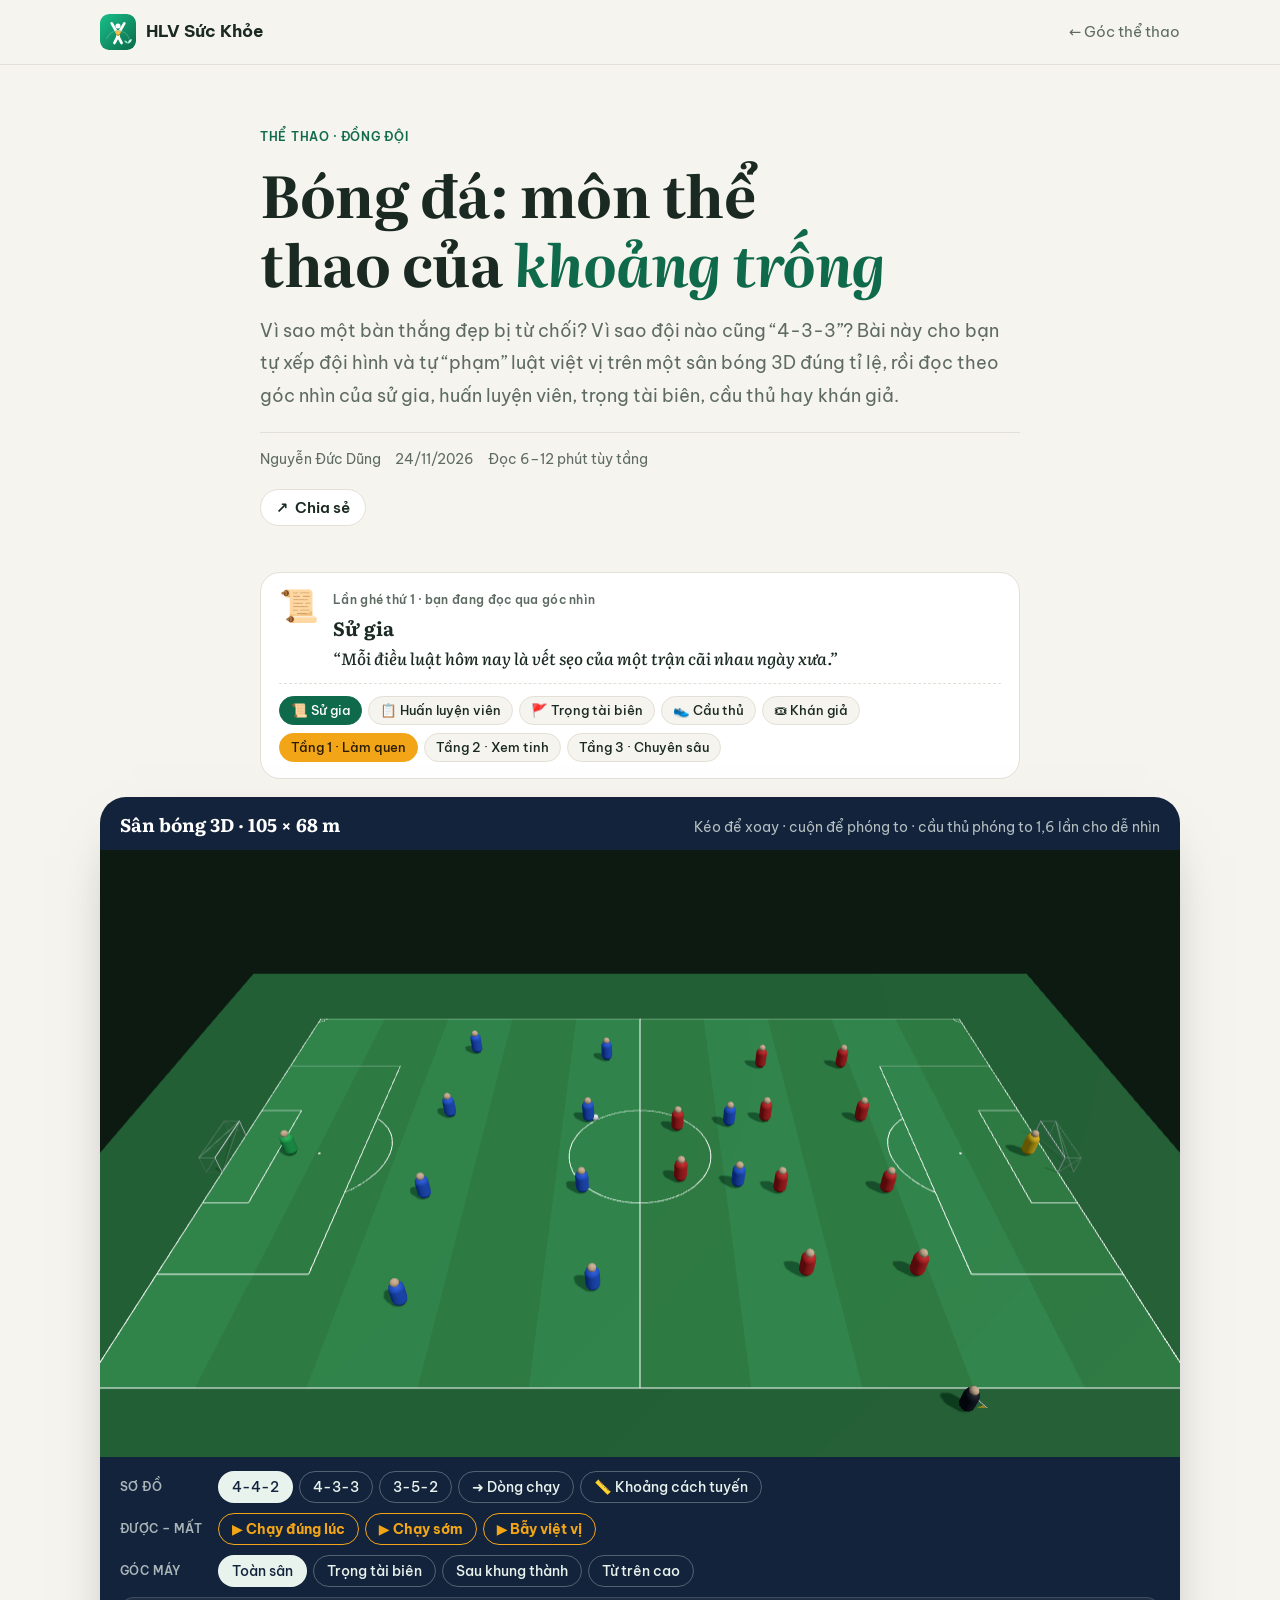
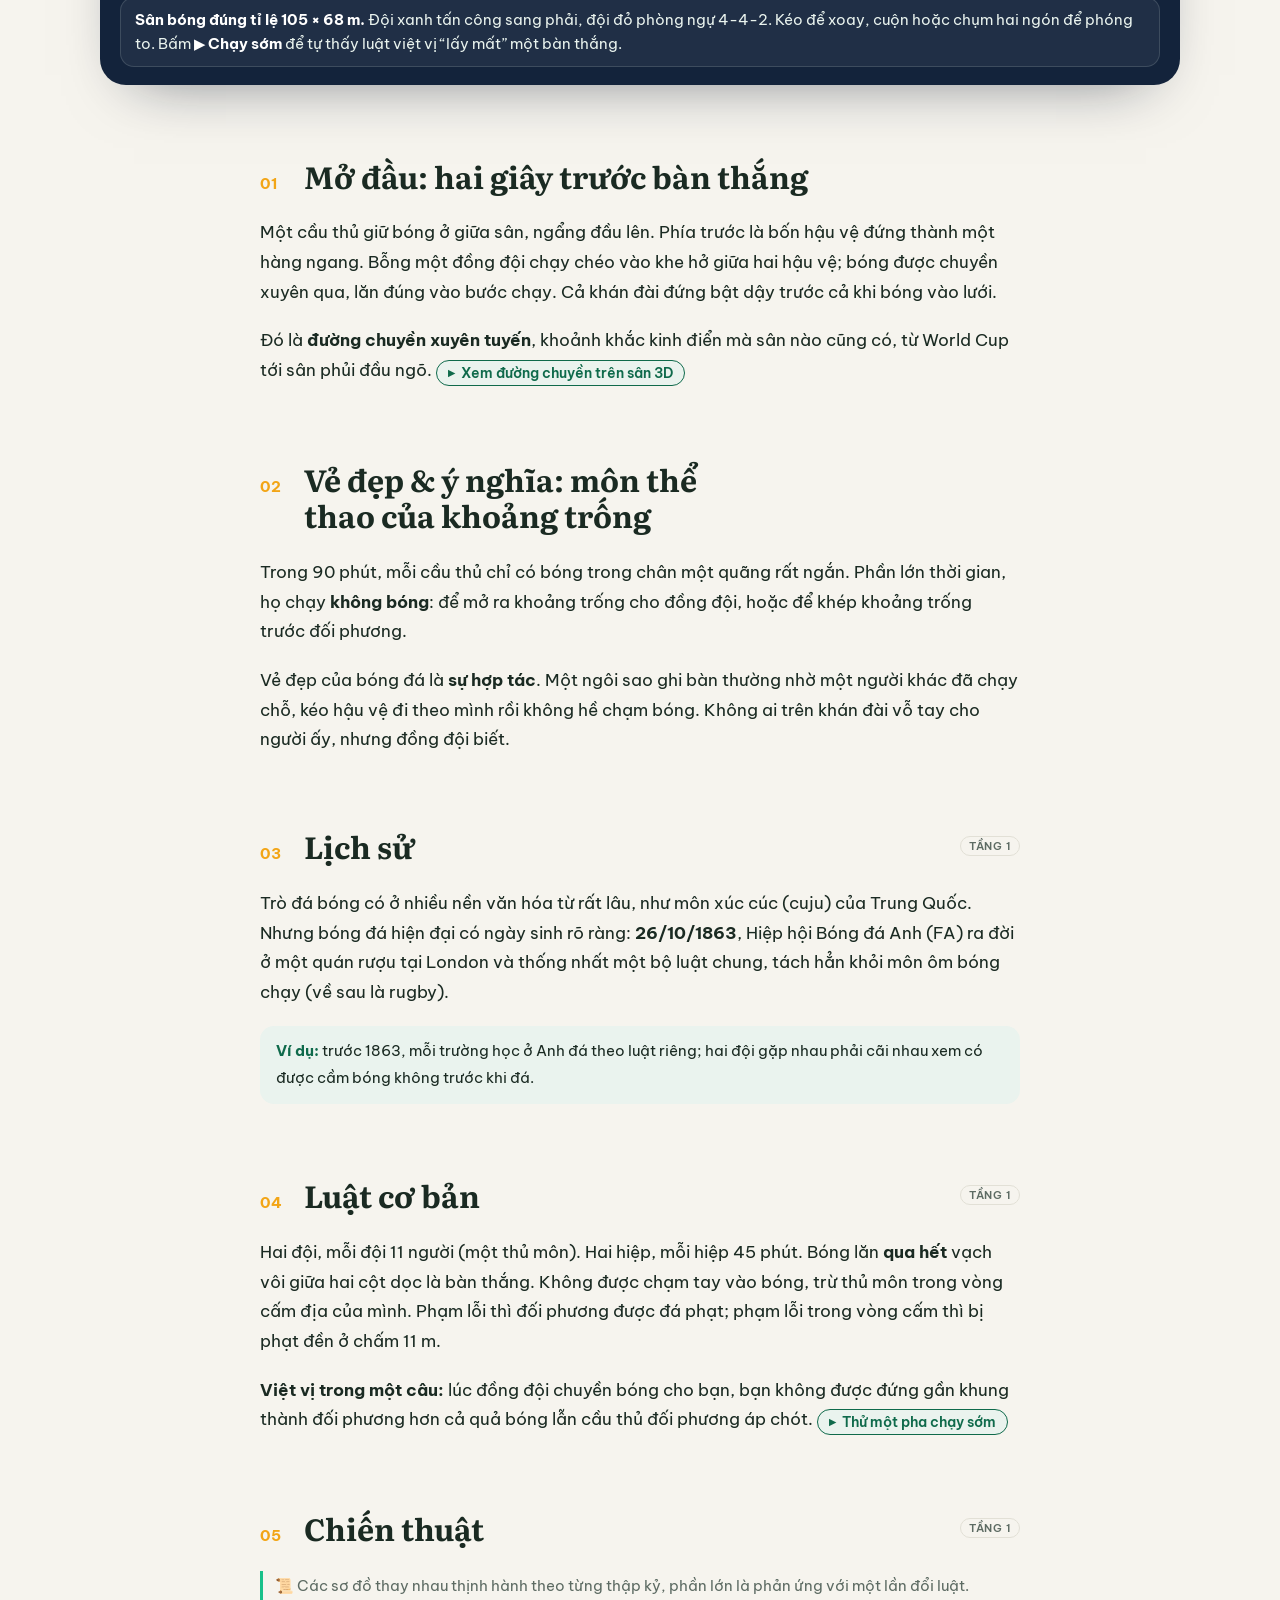
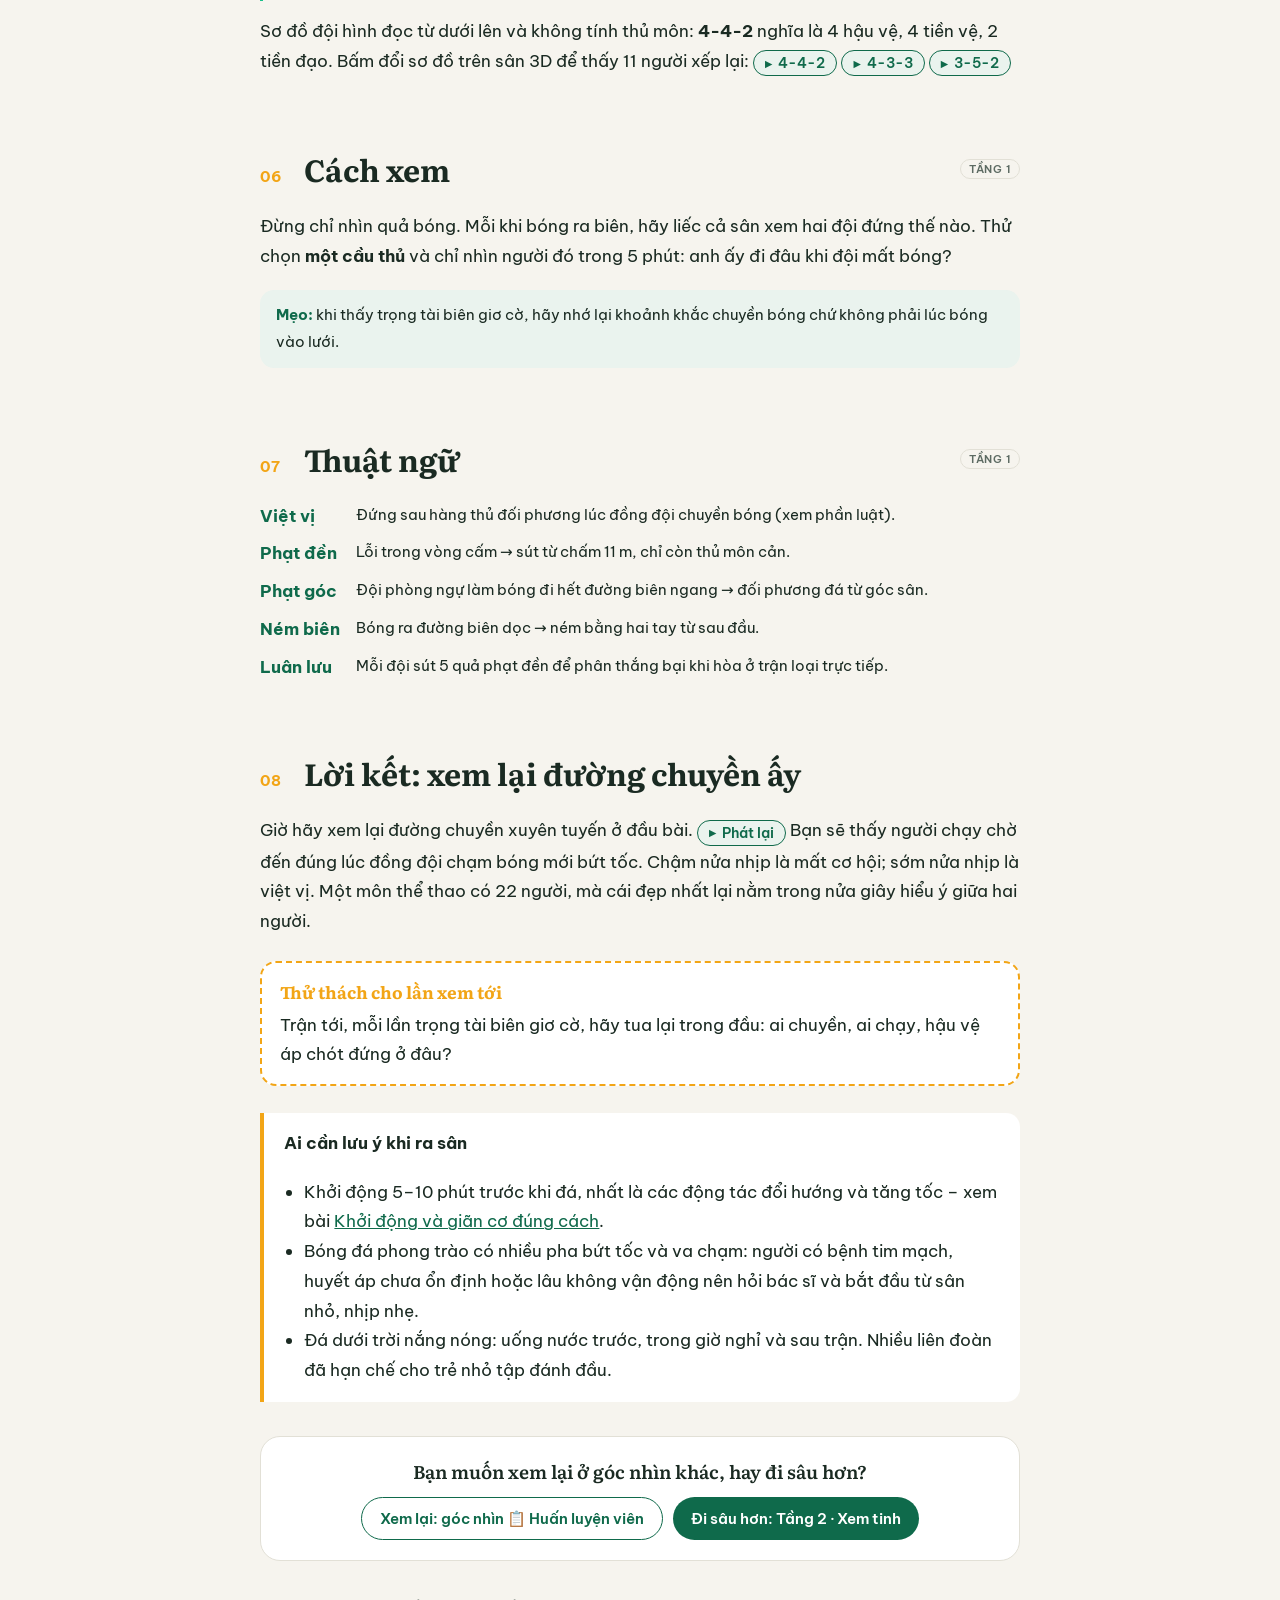
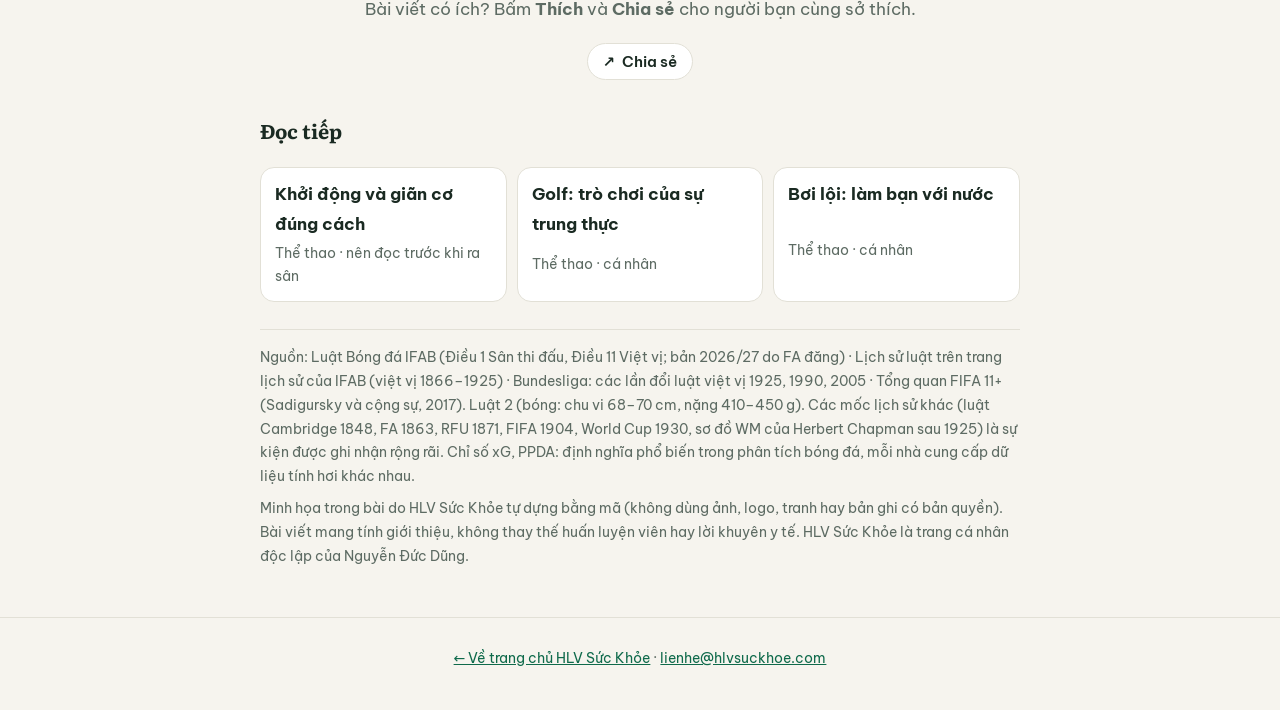
<file: bai-viet/bong-da-cho-nguoi-moi.html>
<!DOCTYPE html>
<html lang="vi">
<head>
<!-- HLV Sức Khỏe – bài tương tác (24/11/2026). Trang này được sinh bởi tools/make_guides.py: sửa ở đó hoặc ở js/guides/bong-da.js -->
<meta charset="utf-8">
<meta name="viewport" content="width=device-width,initial-scale=1">
<title>Bóng đá cho người mới: nhìn ra khoảng trống | HLV Sức Khỏe</title>
<meta name="description" content="Bóng đá cho người chưa biết gì: luật việt vị tự thử trên sân 3D đúng tỉ lệ, sơ đồ 4-4-2, 4-3-3, 3-5-2, cách xem trận như huấn luyện viên. Năm góc nhìn, ba tầng nội dung.">
<meta name="theme-color" content="#0f6a4b">
<meta property="og:type" content="article">
<meta property="og:title" content="Bóng đá: môn thể thao của khoảng trống">
<meta property="og:description" content="Tự thử luật việt vị trên sân 3D, đổi sơ đồ đội hình, học cách xem trận.">
<meta property="og:url" content="https://hlvsuckhoe.com/bai-viet/bong-da-cho-nguoi-moi.html">
<meta property="og:image" content="https://hlvsuckhoe.com/img/og/bong-da-cho-nguoi-moi.jpg">
<meta property="og:image:width" content="1200">
<meta property="og:image:height" content="630">
<meta property="og:image:alt" content="Bóng đá: môn thể thao của khoảng trống">
<meta property="og:site_name" content="HLV Sức Khỏe">
<meta property="og:locale" content="vi_VN">
<meta name="twitter:card" content="summary_large_image">
<meta name="twitter:image" content="https://hlvsuckhoe.com/img/og/bong-da-cho-nguoi-moi.jpg">
<link rel="canonical" href="https://hlvsuckhoe.com/bai-viet/bong-da-cho-nguoi-moi.html">
<link rel="icon" href="../img/logo.svg" type="image/svg+xml">
<link rel="preconnect" href="https://fonts.googleapis.com">
<link rel="preconnect" href="https://fonts.gstatic.com" crossorigin>
<link href="https://fonts.googleapis.com/css2?family=Be+Vietnam+Pro:wght@400;500;600;700&family=Literata:ital,opsz,wght@0,7..72,500;0,7..72,700;1,7..72,500&display=swap" rel="stylesheet">
<link rel="stylesheet" href="../css/bai-viet.css">
<link rel="stylesheet" href="../css/guide.css">
</head>
<body>
<div class="progress" id="progress" aria-hidden="true"></div>
<header class="top">
  <div class="wrap nav">
    <a class="brand" href="../"><img src="../img/logo.svg" alt="">HLV Sức Khỏe</a>
    <a class="back" href="../#goc-the-thao">← Góc thể thao</a>
  </div>
</header>

<main class="wrap">
  <div class="hero">
    <span class="kicker">Thể thao · Đồng đội</span>
    <h1>Bóng đá: môn thể thao của <em>khoảng trống</em></h1>
    <p class="dek">Vì sao một bàn thắng đẹp bị từ chối? Vì sao đội nào cũng “4-3-3”? Bài này cho bạn tự xếp đội hình và tự “phạm” luật việt vị trên một sân bóng 3D đúng tỉ lệ, rồi đọc theo góc nhìn của sử gia, huấn luyện viên, trọng tài biên, cầu thủ hay khán giả.</p>
    <div class="meta"><span>Nguyễn Đức Dũng</span><span>24/11/2026</span><span>Đọc 6–12 phút tùy tầng</span></div>
    <div class="post-actions" data-slug="bong-da-cho-nguoi-moi"></div>
  </div>

  <div class="lensbar" id="lensBar" aria-label="Góc nhìn và tầng nội dung"></div>

  <section class="stage" id="stage" aria-labelledby="stageH">
    <div class="stage-head"><h2 id="stageH">Sân bóng 3D · 105 × 68 m</h2><p>Kéo để xoay · cuộn để phóng to · cầu thủ phóng to 1,6 lần cho dễ nhìn</p></div>
    <div class="view" id="view"></div>
    <div class="tools" id="tools">
      <div class="row"><span class="lab">Sơ đồ</span><button type="button" data-form="442" aria-pressed="true">4-4-2</button><button type="button" data-form="433" aria-pressed="false">4-3-3</button><button type="button" data-form="352" aria-pressed="false">3-5-2</button><button type="button" data-runs="1" aria-pressed="false">➜ Dòng chạy</button><button type="button" data-gaps="1" aria-pressed="false">📏 Khoảng cách tuyến</button></div><div class="row"><span class="lab">Được – mất</span><button type="button" data-scen="ontime" aria-pressed="false" class="hot">▶ Chạy đúng lúc</button><button type="button" data-scen="early" aria-pressed="false" class="hot">▶ Chạy sớm</button><button type="button" data-scen="trap" aria-pressed="false" class="hot">▶ Bẫy việt vị</button></div><div class="row"><span class="lab">Góc máy</span><button type="button" data-cam="all" aria-pressed="true">Toàn sân</button><button type="button" data-cam="ar" aria-pressed="false">Trọng tài biên</button><button type="button" data-cam="goal" aria-pressed="false">Sau khung thành</button><button type="button" data-cam="top" aria-pressed="false">Từ trên cao</button></div>
      <div class="readout" id="readout" aria-live="polite"></div>
    </div>
  </section>

  <article class="guide">
    <noscript><p>Bóng đá: hai đội 11 người, hai hiệp 45 phút. Việt vị: lúc đồng đội chuyền, bạn không được gần khung thành đối phương hơn cả bóng lẫn hậu vệ áp chót. Bật JavaScript để dùng sân 3D và đọc đủ năm góc nhìn.</p></noscript>
    <div id="guide"></div>
    <p class="ask">Bài viết có ích? Bấm <b>Thích</b> và <b>Chia sẻ</b> cho người bạn cùng sở thích.</p>
    <div class="post-actions" data-slug="bong-da-cho-nguoi-moi"></div>
    <h3 style="margin-top:2em">Đọc tiếp</h3>
    <div class="more"><a href="khoi-dong-va-gian-co-dung-cach.html"><b>Khởi động và giãn cơ đúng cách</b><span>Thể thao · nên đọc trước khi ra sân</span></a><a href="golf-cho-nguoi-moi.html"><b>Golf: trò chơi của sự trung thực</b><span>Thể thao · cá nhân</span></a><a href="boi-loi-cho-nguoi-moi.html"><b>Bơi lội: làm bạn với nước</b><span>Thể thao · cá nhân</span></a></div>
    <div class="src">
      <p>Nguồn: Luật Bóng đá IFAB (Điều 1 Sân thi đấu, Điều 11 Việt vị; bản 2026/27 do FA đăng) · Lịch sử luật trên trang lịch sử của IFAB (việt vị 1866–1925) · Bundesliga: các lần đổi luật việt vị 1925, 1990, 2005 · Tổng quan FIFA 11+ (Sadigursky và cộng sự, 2017). Luật 2 (bóng: chu vi 68–70 cm, nặng 410–450 g). Các mốc lịch sử khác (luật Cambridge 1848, FA 1863, RFU 1871, FIFA 1904, World Cup 1930, sơ đồ WM của Herbert Chapman sau 1925) là sự kiện được ghi nhận rộng rãi. Chỉ số xG, PPDA: định nghĩa phổ biến trong phân tích bóng đá, mỗi nhà cung cấp dữ liệu tính hơi khác nhau.</p>
      <p>Minh họa trong bài do HLV Sức Khỏe tự dựng bằng mã (không dùng ảnh, logo, tranh hay bản ghi có bản quyền). Bài viết mang tính giới thiệu, không thay thế huấn luyện viên hay lời khuyên y tế. HLV Sức Khỏe là trang cá nhân độc lập của Nguyễn Đức Dũng.</p>
    </div>
  </article>
</main>

<footer>
  <div class="wrap"><a href="../">← Về trang chủ HLV Sức Khỏe</a> · <a href="mailto:lienhe@hlvsuckhoe.com">lienhe@hlvsuckhoe.com</a></div>
</footer>

<script>
(function(){var bar=document.getElementById('progress');function upd(){var h=document.documentElement;var max=h.scrollHeight-h.clientHeight;bar.style.width=(max>0?(h.scrollTop/max*100):0)+'%';}window.addEventListener('scroll',upd,{passive:true});upd();})();
</script>
<script src="../js/guides/bong-da.js"></script>
<script src="../js/guide.js"></script>
<script type="importmap">{"imports":{"three":"../js/vendor/three/three.module.min.js","three/addons/":"../js/vendor/three/addons/"}}</script>
<script type="module" src="../js/guides/stage-bong-da.js"></script>
<script src="../js/config.js"></script>
<script src="../js/post-actions.js" defer></script>
<!-- Cloudflare Web Analytics (thống kê lượt xem, không cookie, không lưu IP) --><script type='module' src='https://static.cloudflareinsights.com/beacon.min.js' data-cf-beacon='{"token": "1dd877b5432a4181b42a4b65990cb60c"}'></script><!-- End Cloudflare Web Analytics -->
</body>
</html>
</file>
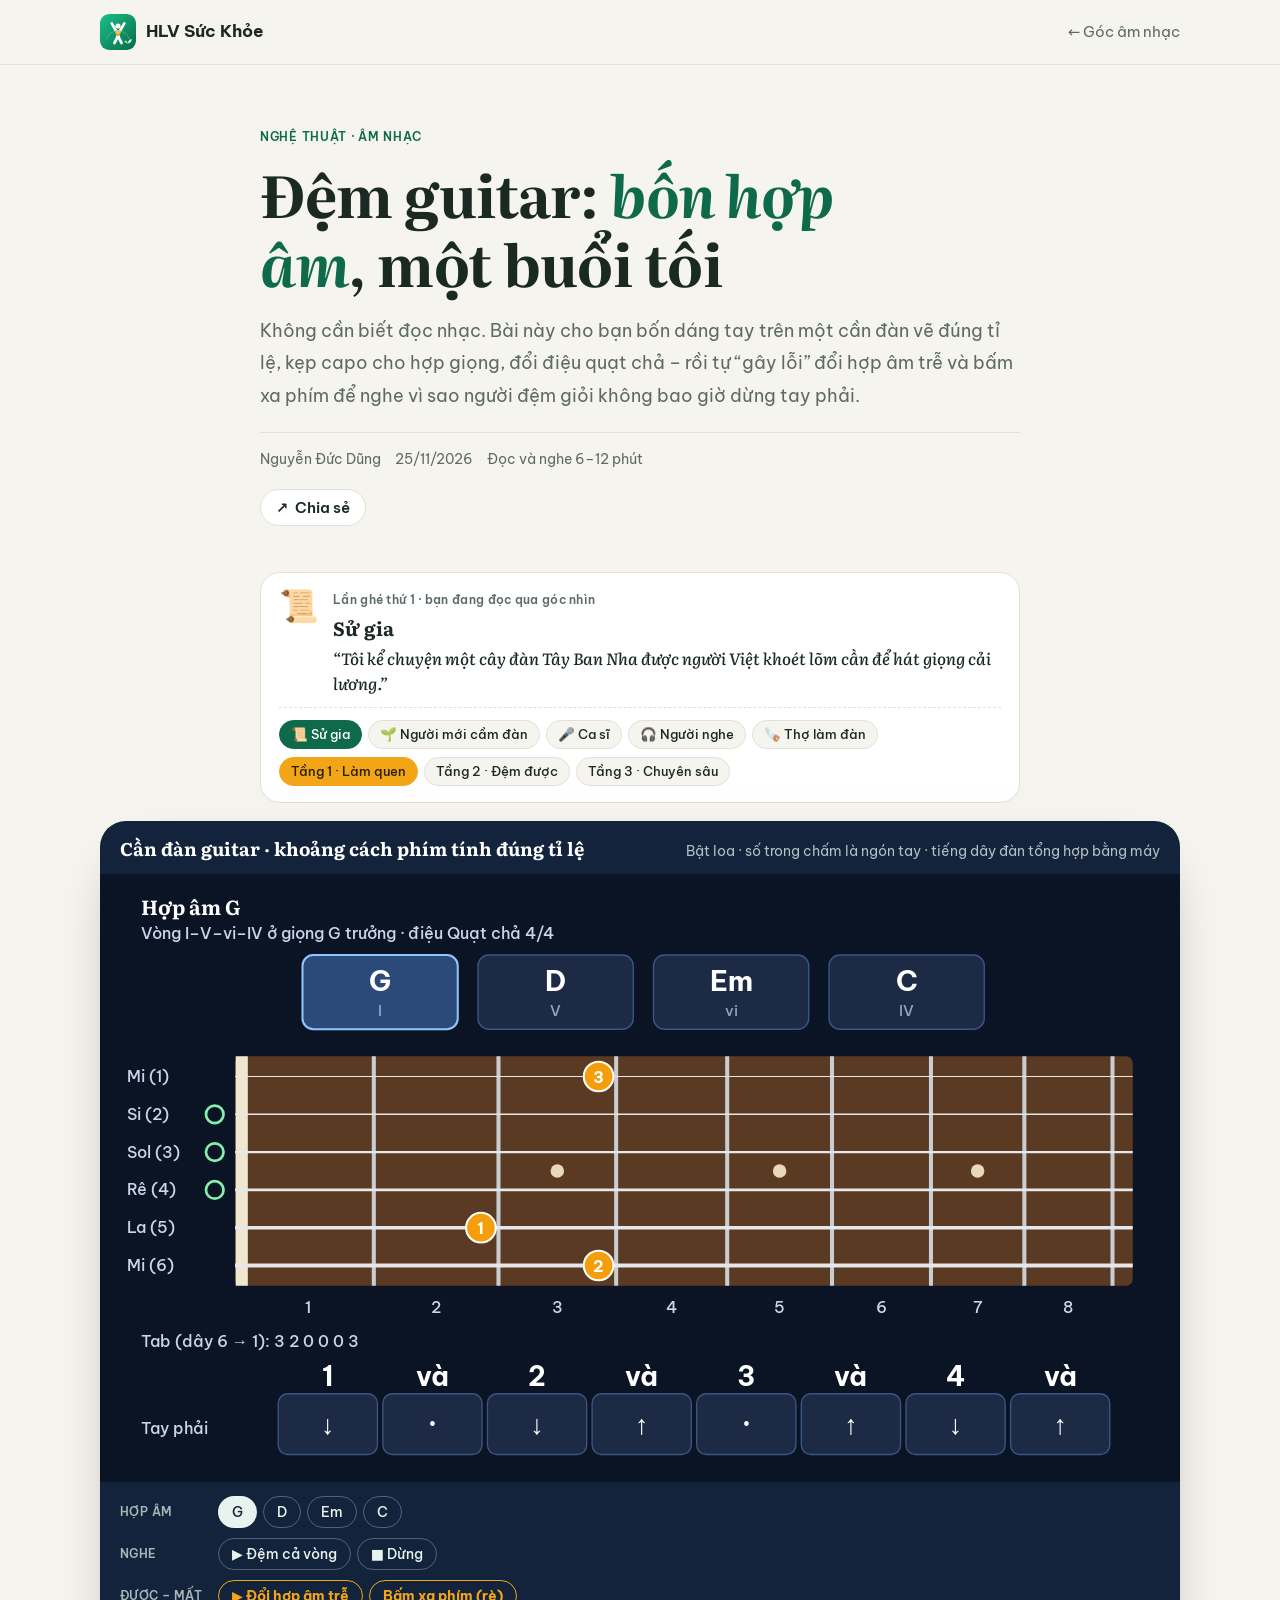
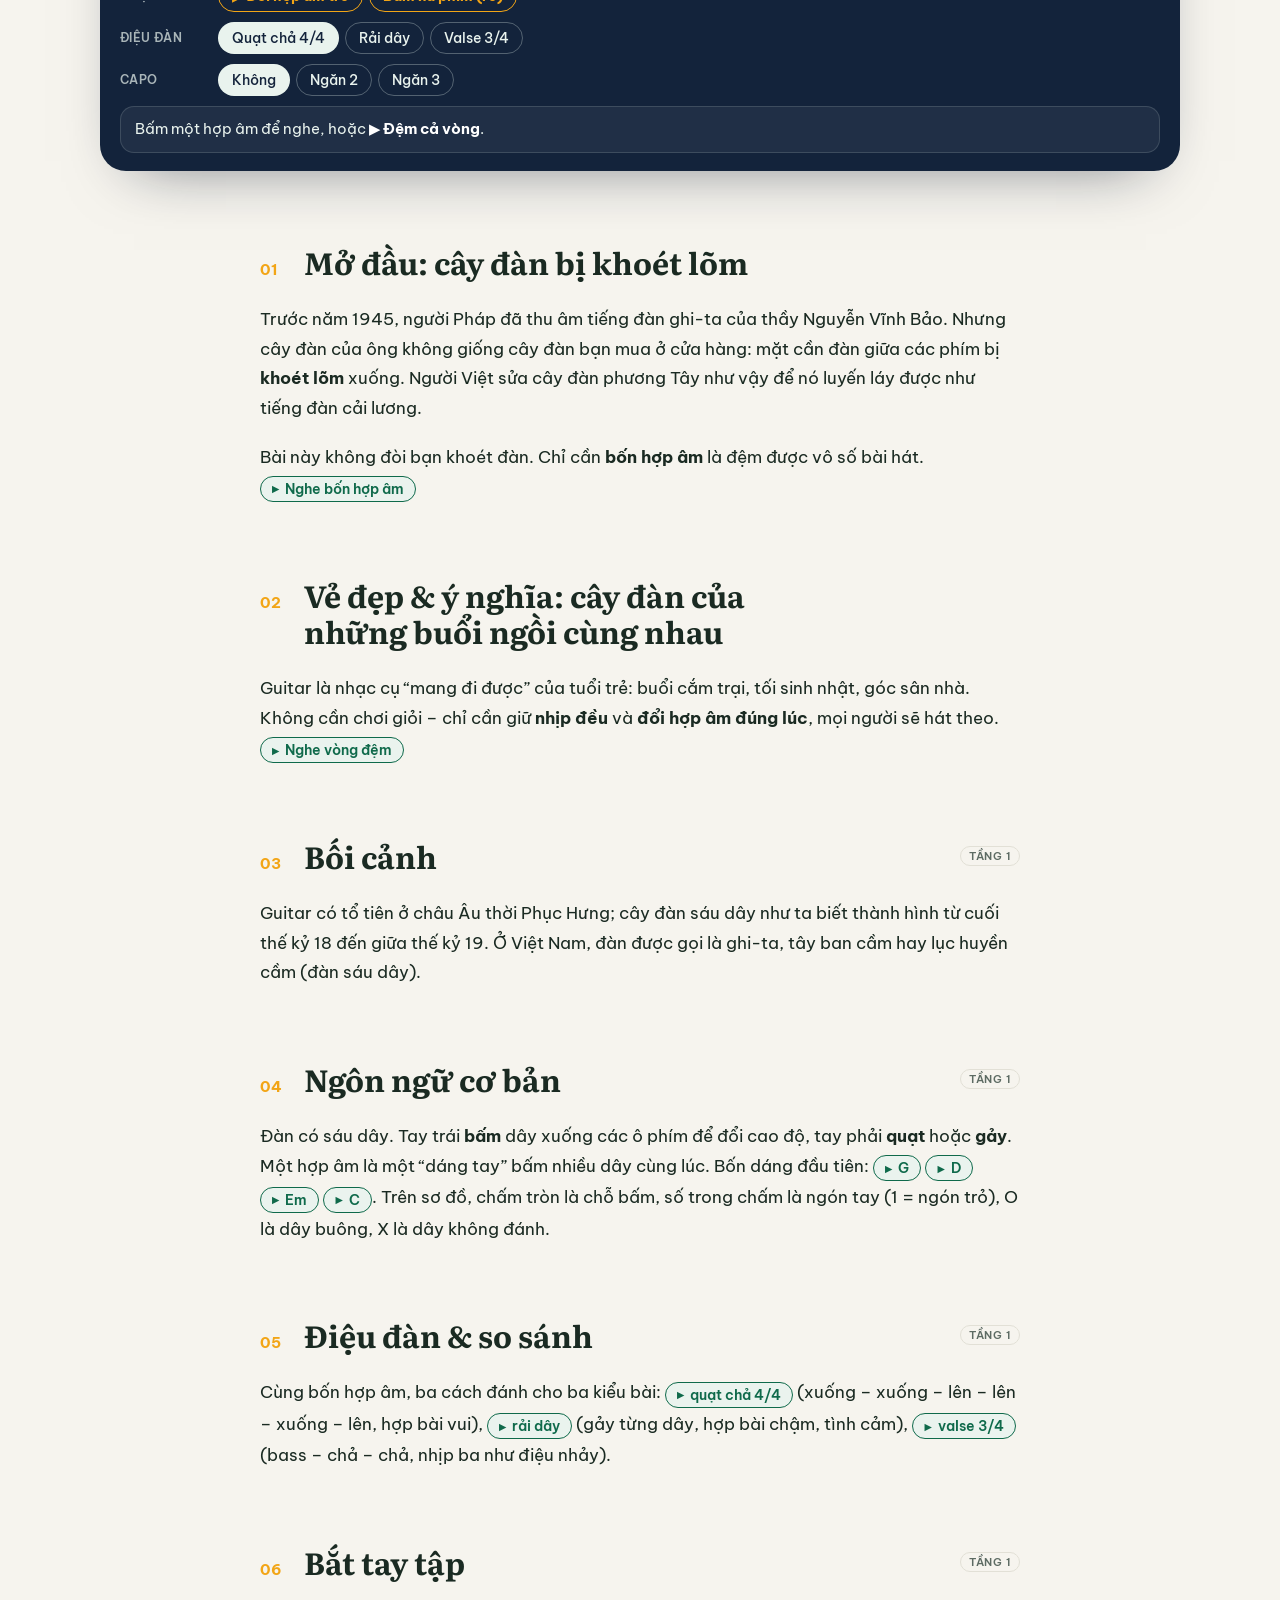
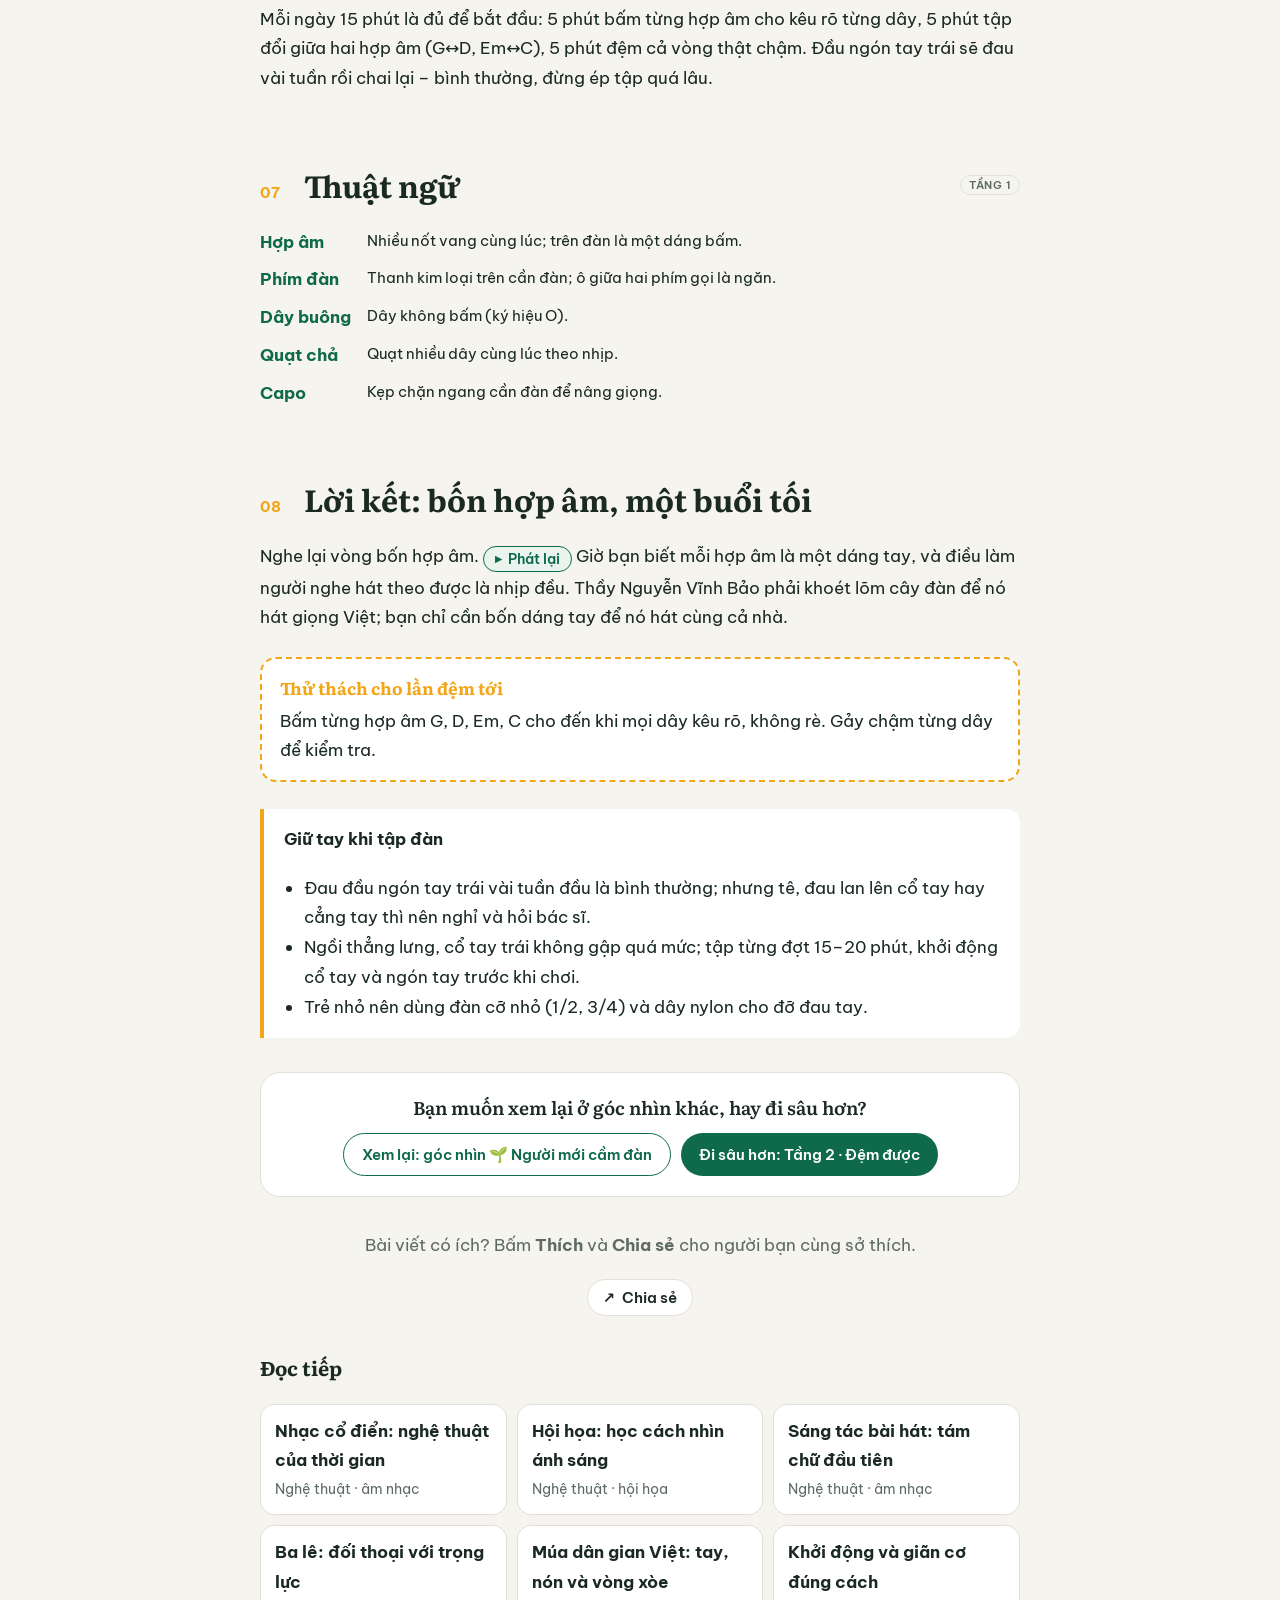
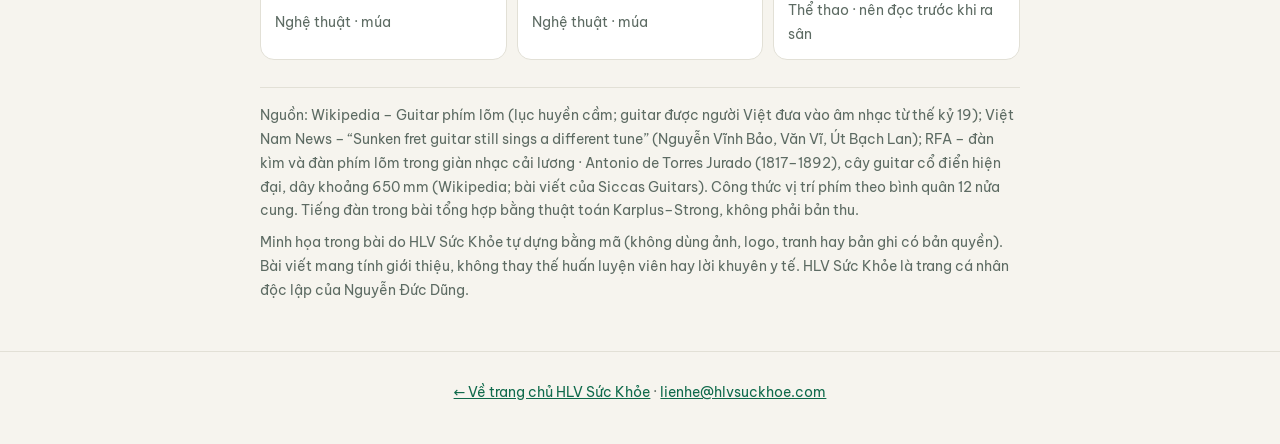
<file: bai-viet/dem-guitar-bon-hop-am.html>
<!DOCTYPE html>
<html lang="vi">
<head>
<!-- HLV Sức Khỏe – bài tương tác (24/11/2026). Trang này được sinh bởi tools/make_guides.py: sửa ở đó hoặc ở js/guides/guitar.js -->
<meta charset="utf-8">
<meta name="viewport" content="width=device-width,initial-scale=1">
<title>Đệm guitar bốn hợp âm cho người mới | HLV Sức Khỏe</title>
<meta name="description" content="Đệm guitar cho người mới: bốn hợp âm G–D–Em–C (vòng I–V–vi–IV), capo, ba điệu quạt chả, rải dây, valse; nghe tiếng rè khi bấm xa phím và nhịp hụt khi đổi hợp âm trễ. Tiếng đàn tổng hợp ngay trong trình duyệt.">
<meta name="theme-color" content="#0f6a4b">
<meta property="og:type" content="article">
<meta property="og:title" content="Đệm guitar bốn hợp âm">
<meta property="og:description" content="G–D–Em–C, capo, ba điệu đàn – và vì sao đổi hợp âm trễ nửa phách là cả nhóm hát chựng lại.">
<meta property="og:url" content="https://hlvsuckhoe.com/bai-viet/dem-guitar-bon-hop-am.html">
<meta property="og:image" content="https://hlvsuckhoe.com/img/og/dem-guitar-bon-hop-am.jpg">
<meta property="og:image:width" content="1200">
<meta property="og:image:height" content="630">
<meta property="og:image:alt" content="Đệm guitar bốn hợp âm">
<meta property="og:site_name" content="HLV Sức Khỏe">
<meta property="og:locale" content="vi_VN">
<meta name="twitter:card" content="summary_large_image">
<meta name="twitter:image" content="https://hlvsuckhoe.com/img/og/dem-guitar-bon-hop-am.jpg">
<link rel="canonical" href="https://hlvsuckhoe.com/bai-viet/dem-guitar-bon-hop-am.html">
<link rel="icon" href="../img/logo.svg" type="image/svg+xml">
<link rel="preconnect" href="https://fonts.googleapis.com">
<link rel="preconnect" href="https://fonts.gstatic.com" crossorigin>
<link href="https://fonts.googleapis.com/css2?family=Be+Vietnam+Pro:wght@400;500;600;700&family=Literata:ital,opsz,wght@0,7..72,500;0,7..72,700;1,7..72,500&display=swap" rel="stylesheet">
<link rel="stylesheet" href="../css/bai-viet.css">
<link rel="stylesheet" href="../css/guide.css">
</head>
<body>
<div class="progress" id="progress" aria-hidden="true"></div>
<header class="top">
  <div class="wrap nav">
    <a class="brand" href="../"><img src="../img/logo.svg" alt="">HLV Sức Khỏe</a>
    <a class="back" href="../#am-nhac">← Góc âm nhạc</a>
  </div>
</header>

<main class="wrap">
  <div class="hero">
    <span class="kicker">Nghệ thuật · Âm nhạc</span>
    <h1>Đệm guitar: <em>bốn hợp âm</em>, một buổi tối</h1>
    <p class="dek">Không cần biết đọc nhạc. Bài này cho bạn bốn dáng tay trên một cần đàn vẽ đúng tỉ lệ, kẹp capo cho hợp giọng, đổi điệu quạt chả – rồi tự “gây lỗi” đổi hợp âm trễ và bấm xa phím để nghe vì sao người đệm giỏi không bao giờ dừng tay phải.</p>
    <div class="meta"><span>Nguyễn Đức Dũng</span><span>25/11/2026</span><span>Đọc và nghe 6–12 phút</span></div>
    <div class="post-actions" data-slug="dem-guitar-bon-hop-am"></div>
  </div>

  <div class="lensbar" id="lensBar" aria-label="Góc nhìn và tầng nội dung"></div>

  <section class="stage" id="stage" aria-labelledby="stageH">
    <div class="stage-head"><h2 id="stageH">Cần đàn guitar · khoảng cách phím tính đúng tỉ lệ</h2><p>Bật loa · số trong chấm là ngón tay · tiếng dây đàn tổng hợp bằng máy</p></div>
    <div class="view" id="view"></div>
    <div class="tools" id="tools">
      <div class="row"><span class="lab">Hợp âm</span><button type="button" data-ch="G" aria-pressed="true">G</button><button type="button" data-ch="D" aria-pressed="false">D</button><button type="button" data-ch="Em" aria-pressed="false">Em</button><button type="button" data-ch="C" aria-pressed="false">C</button></div><div class="row"><span class="lab">Nghe</span><button type="button" data-mode="ontime" aria-pressed="false">▶ Đệm cả vòng</button><button type="button" data-mode="stop" aria-pressed="false">■ Dừng</button></div><div class="row"><span class="lab">Được – mất</span><button type="button" data-mode="late" aria-pressed="false" class="hot">▶ Đổi hợp âm trễ</button><button type="button" data-buzz="1" aria-pressed="false" class="hot">Bấm xa phím (rè)</button></div><div class="row"><span class="lab">Điệu đàn</span><button type="button" data-pat="pop" aria-pressed="true">Quạt chả 4/4</button><button type="button" data-pat="arp" aria-pressed="false">Rải dây</button><button type="button" data-pat="waltz" aria-pressed="false">Valse 3/4</button></div><div class="row"><span class="lab">Capo</span><button type="button" data-capo="0" aria-pressed="true">Không</button><button type="button" data-capo="2" aria-pressed="false">Ngăn 2</button><button type="button" data-capo="3" aria-pressed="false">Ngăn 3</button></div>
      <div class="readout" id="readout" aria-live="polite"></div>
    </div>
  </section>

  <article class="guide">
    <noscript><p>Đệm guitar: bốn hợp âm G (320003), D (xx0232), Em (022000), C (x32010) là vòng I–V–vi–IV ở giọng Sol trưởng. Kẹp capo để đổi giọng, giữ tay phải đều nhịp. Bật JavaScript để nghe và xem cần đàn.</p></noscript>
    <div id="guide"></div>
    <p class="ask">Bài viết có ích? Bấm <b>Thích</b> và <b>Chia sẻ</b> cho người bạn cùng sở thích.</p>
    <div class="post-actions" data-slug="dem-guitar-bon-hop-am"></div>
    <h3 style="margin-top:2em">Đọc tiếp</h3>
    <div class="more"><a href="nhac-co-dien-cho-nguoi-moi.html"><b>Nhạc cổ điển: nghệ thuật của thời gian</b><span>Nghệ thuật · âm nhạc</span></a><a href="hoi-hoa-cho-nguoi-moi.html"><b>Hội họa: học cách nhìn ánh sáng</b><span>Nghệ thuật · hội họa</span></a><a href="sang-tac-bai-hat-cho-nguoi-moi.html"><b>Sáng tác bài hát: tám chữ đầu tiên</b><span>Nghệ thuật · âm nhạc</span></a><a href="ba-le-cho-nguoi-moi.html"><b>Ba lê: đối thoại với trọng lực</b><span>Nghệ thuật · múa</span></a><a href="mua-dan-gian-viet-nam.html"><b>Múa dân gian Việt: tay, nón và vòng xòe</b><span>Nghệ thuật · múa</span></a><a href="khoi-dong-va-gian-co-dung-cach.html"><b>Khởi động và giãn cơ đúng cách</b><span>Thể thao · nên đọc trước khi ra sân</span></a></div>
    <div class="src">
      <p>Nguồn: Wikipedia – Guitar phím lõm (lục huyền cầm; guitar được người Việt đưa vào âm nhạc từ thế kỷ 19); Việt Nam News – “Sunken fret guitar still sings a different tune” (Nguyễn Vĩnh Bảo, Văn Vĩ, Út Bạch Lan); RFA – đàn kìm và đàn phím lõm trong giàn nhạc cải lương · Antonio de Torres Jurado (1817–1892), cây guitar cổ điển hiện đại, dây khoảng 650 mm (Wikipedia; bài viết của Siccas Guitars). Công thức vị trí phím theo bình quân 12 nửa cung. Tiếng đàn trong bài tổng hợp bằng thuật toán Karplus–Strong, không phải bản thu.</p>
      <p>Minh họa trong bài do HLV Sức Khỏe tự dựng bằng mã (không dùng ảnh, logo, tranh hay bản ghi có bản quyền). Bài viết mang tính giới thiệu, không thay thế huấn luyện viên hay lời khuyên y tế. HLV Sức Khỏe là trang cá nhân độc lập của Nguyễn Đức Dũng.</p>
    </div>
  </article>
</main>

<footer>
  <div class="wrap"><a href="../">← Về trang chủ HLV Sức Khỏe</a> · <a href="mailto:lienhe@hlvsuckhoe.com">lienhe@hlvsuckhoe.com</a></div>
</footer>

<script>
(function(){var bar=document.getElementById('progress');function upd(){var h=document.documentElement;var max=h.scrollHeight-h.clientHeight;bar.style.width=(max>0?(h.scrollTop/max*100):0)+'%';}window.addEventListener('scroll',upd,{passive:true});upd();})();
</script>
<script src="../js/guides/guitar.js"></script>
<script src="../js/guide.js"></script>
<script src="../js/guides/stage-guitar.js" defer></script>
<script src="../js/config.js"></script>
<script src="../js/post-actions.js" defer></script>
<!-- Cloudflare Web Analytics (thống kê lượt xem, không cookie, không lưu IP) --><script type='module' src='https://static.cloudflareinsights.com/beacon.min.js' data-cf-beacon='{"token": "1dd877b5432a4181b42a4b65990cb60c"}'></script><!-- End Cloudflare Web Analytics -->
</body>
</html>
</file>
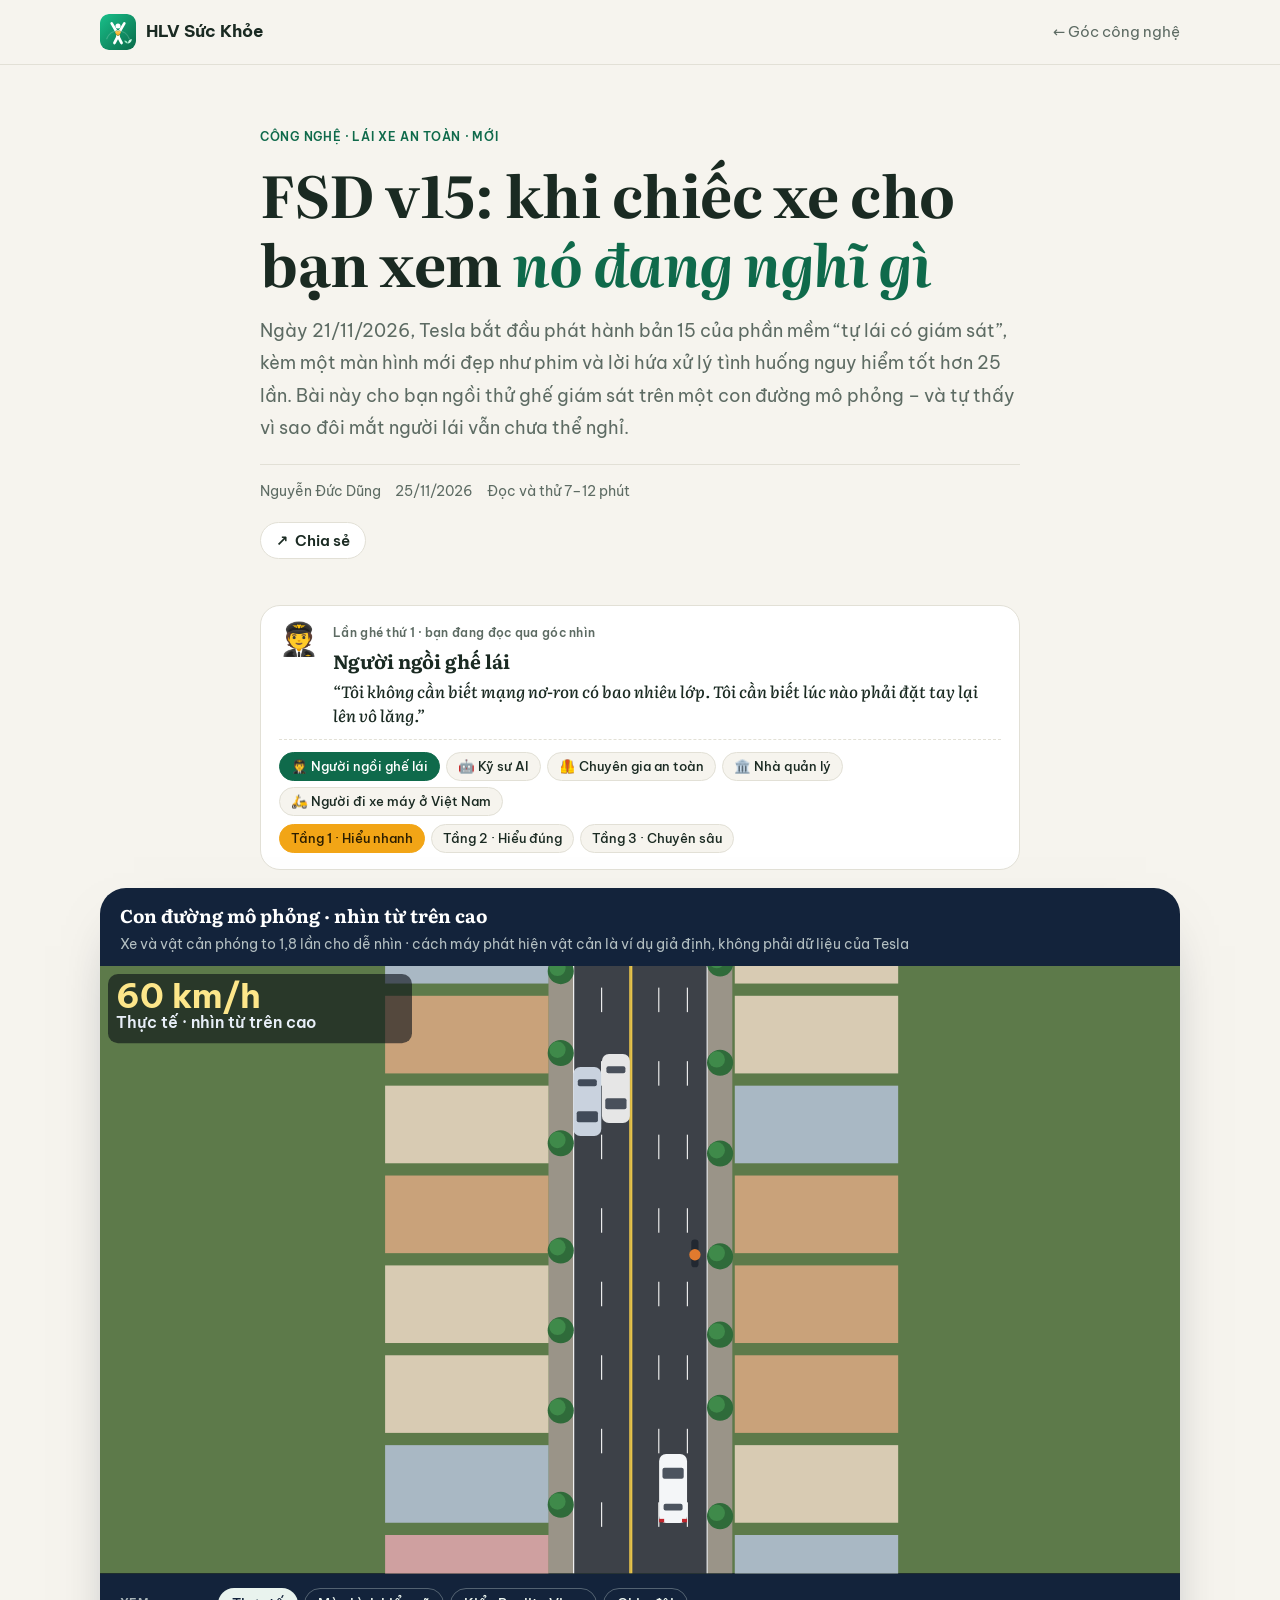
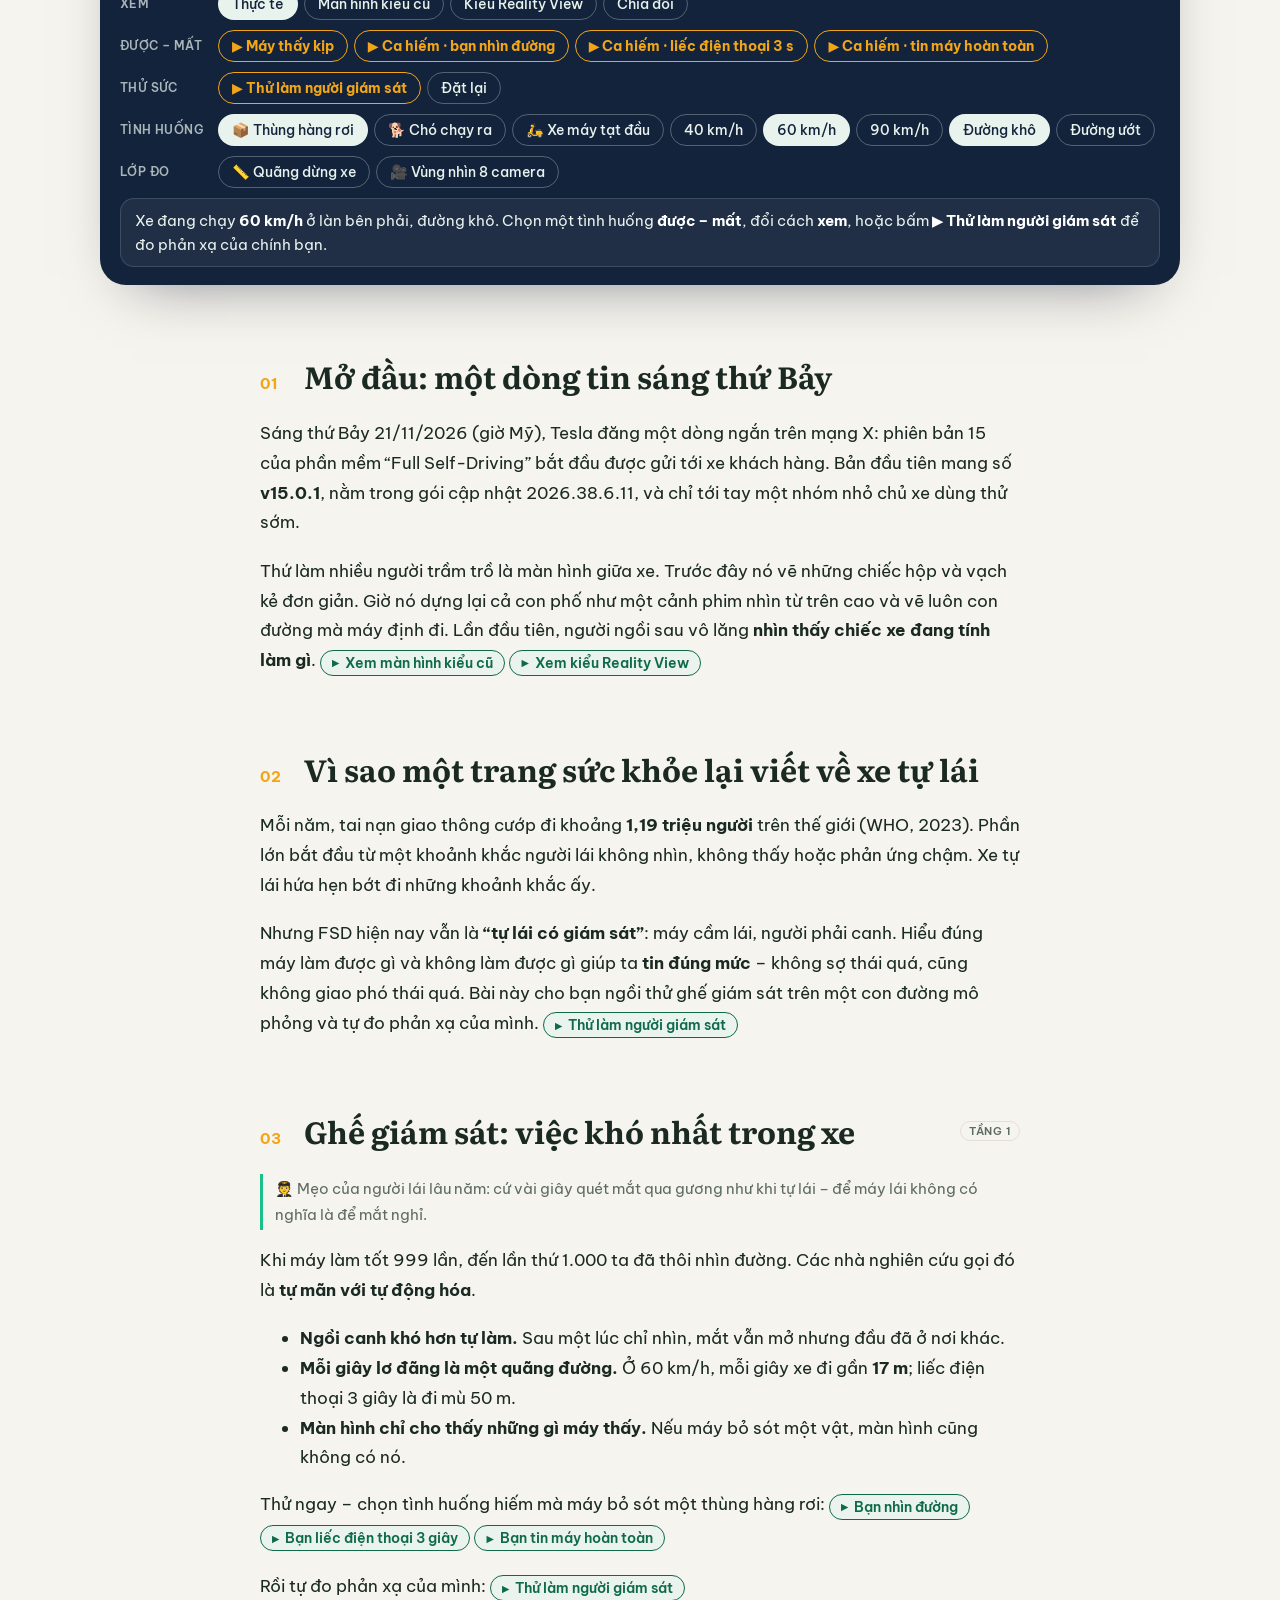
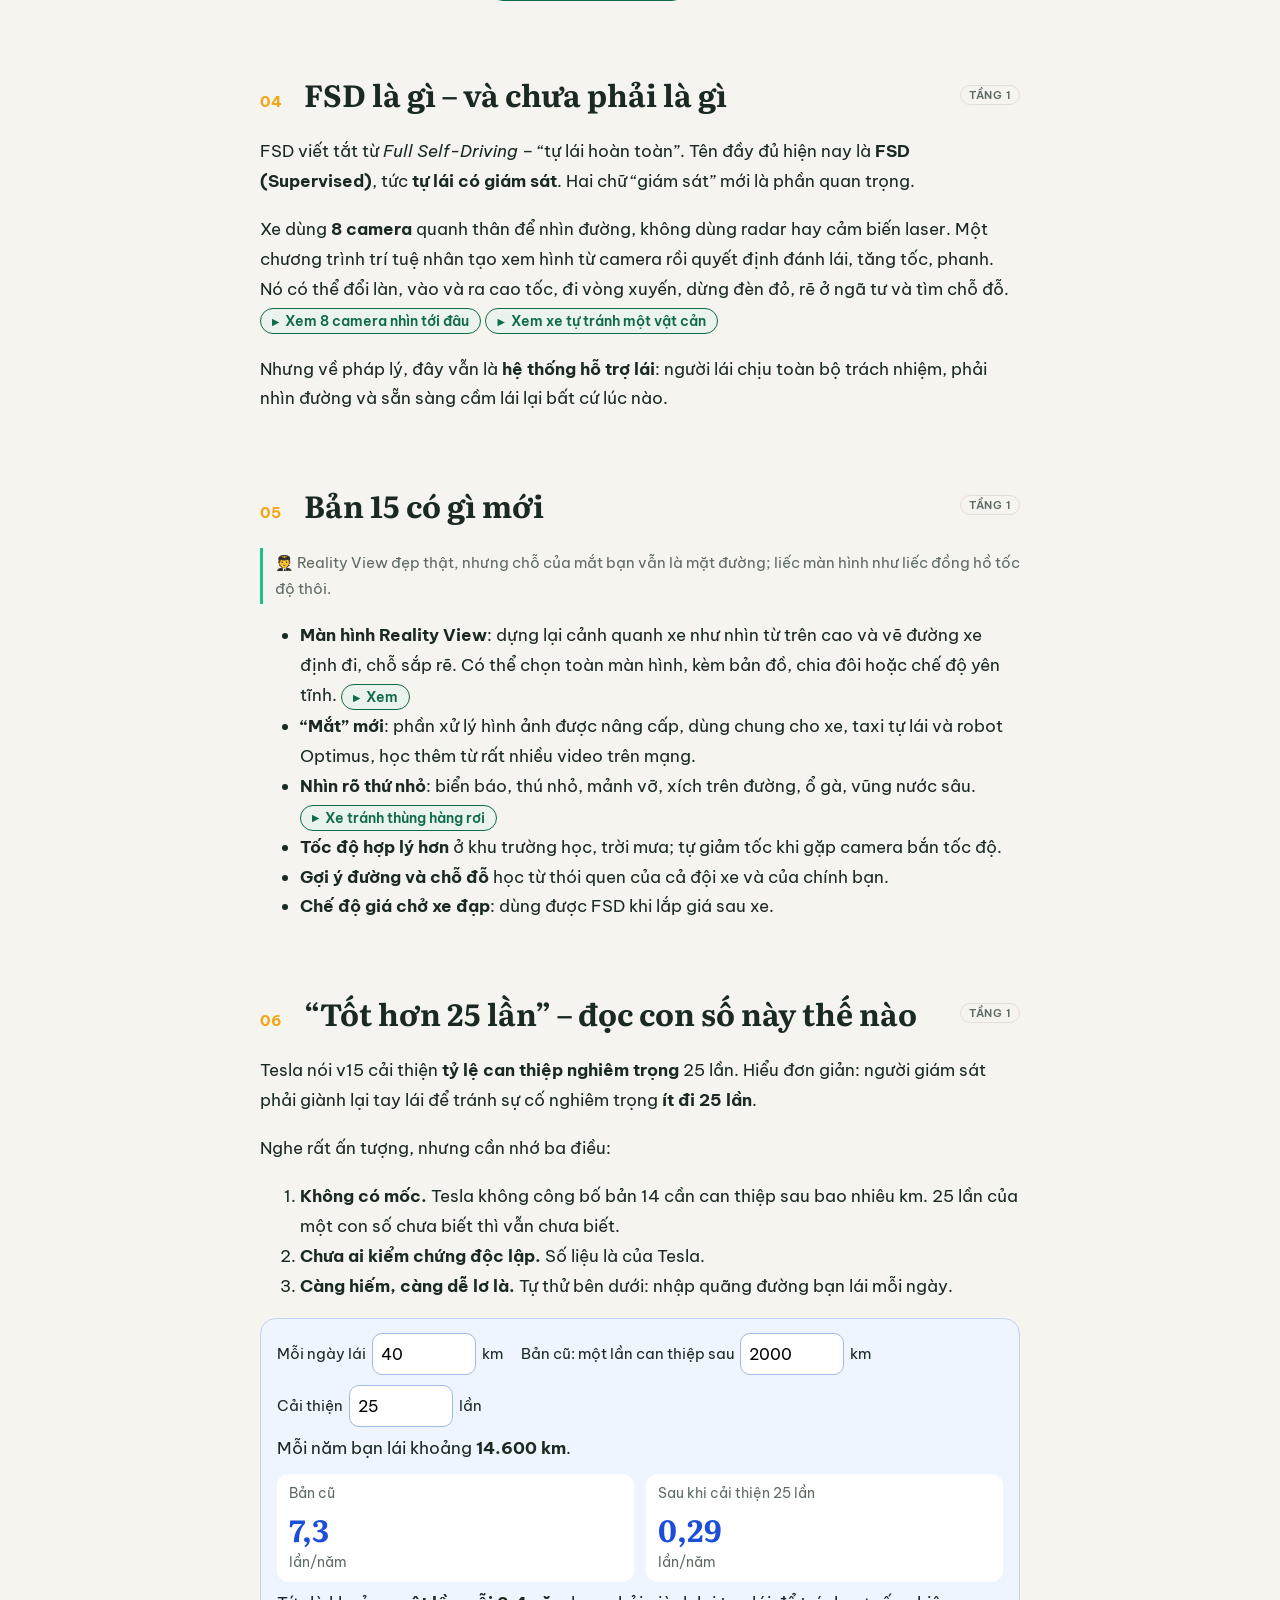
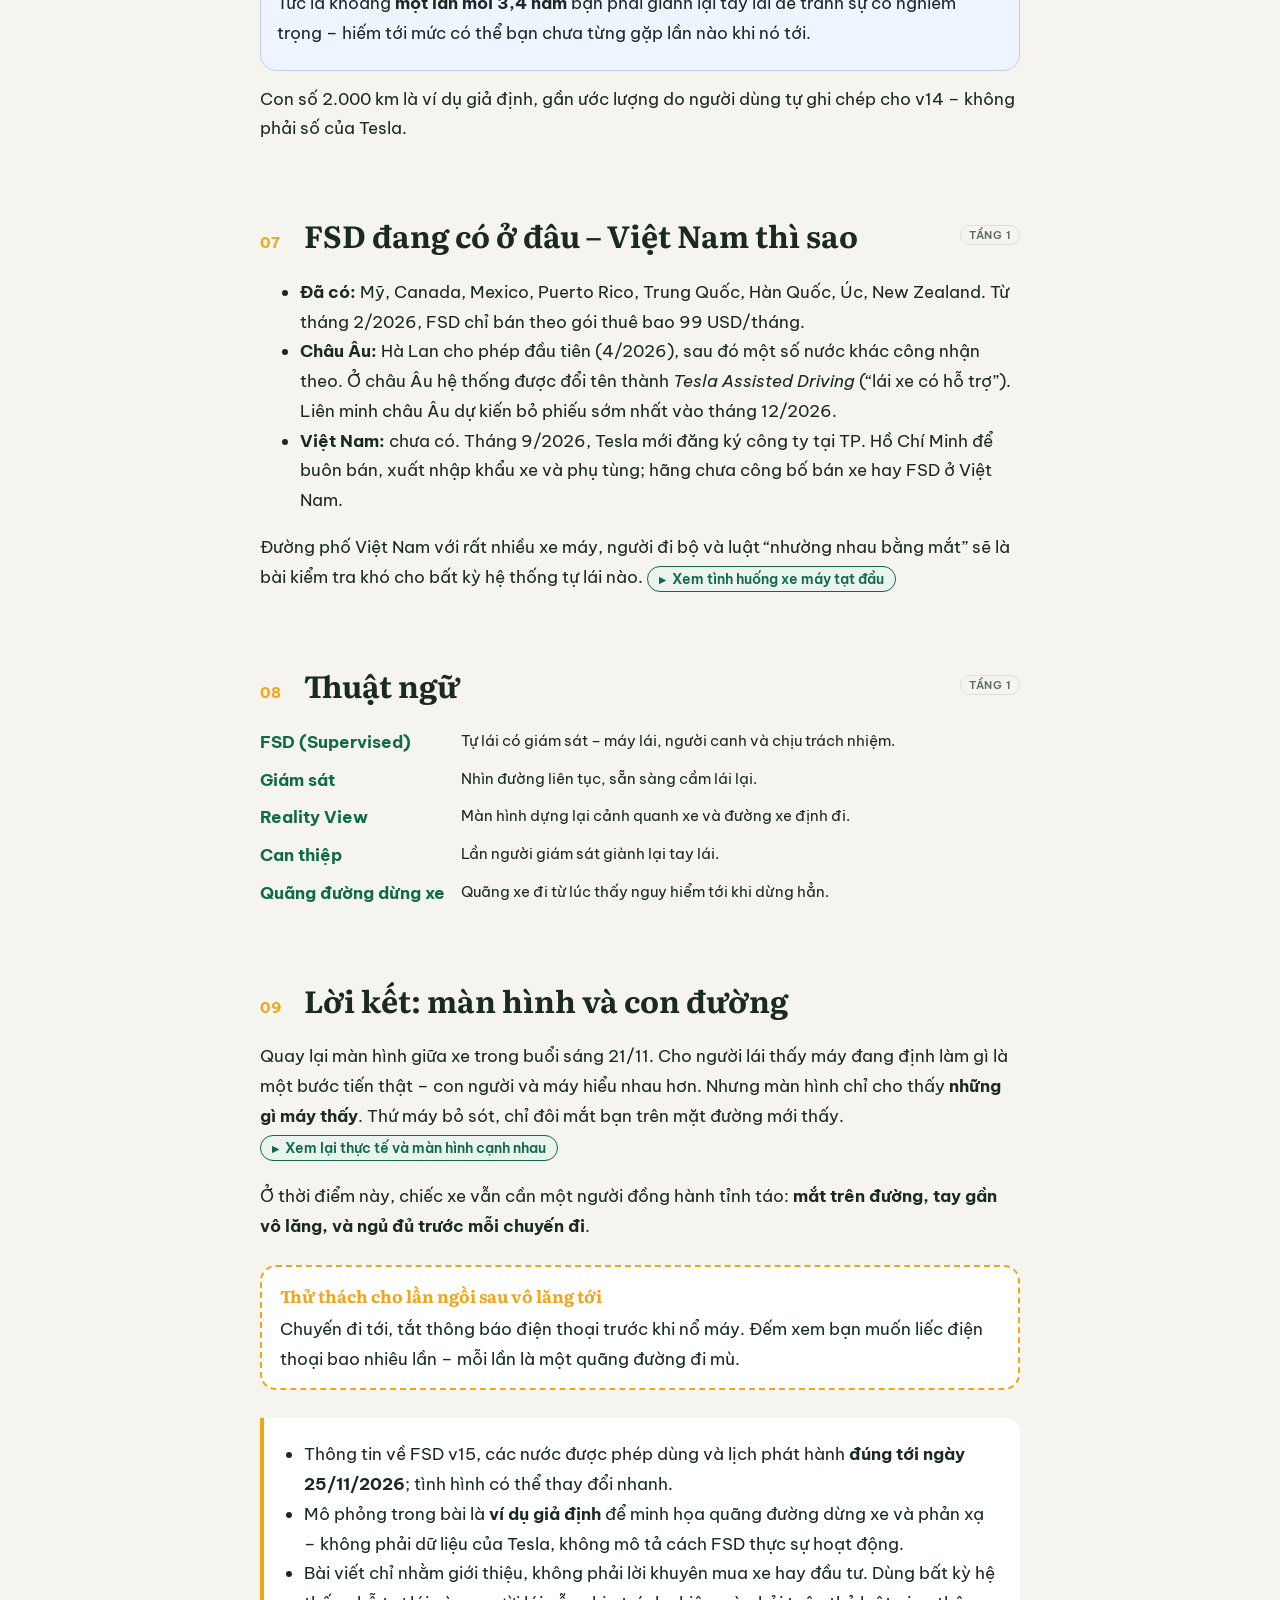
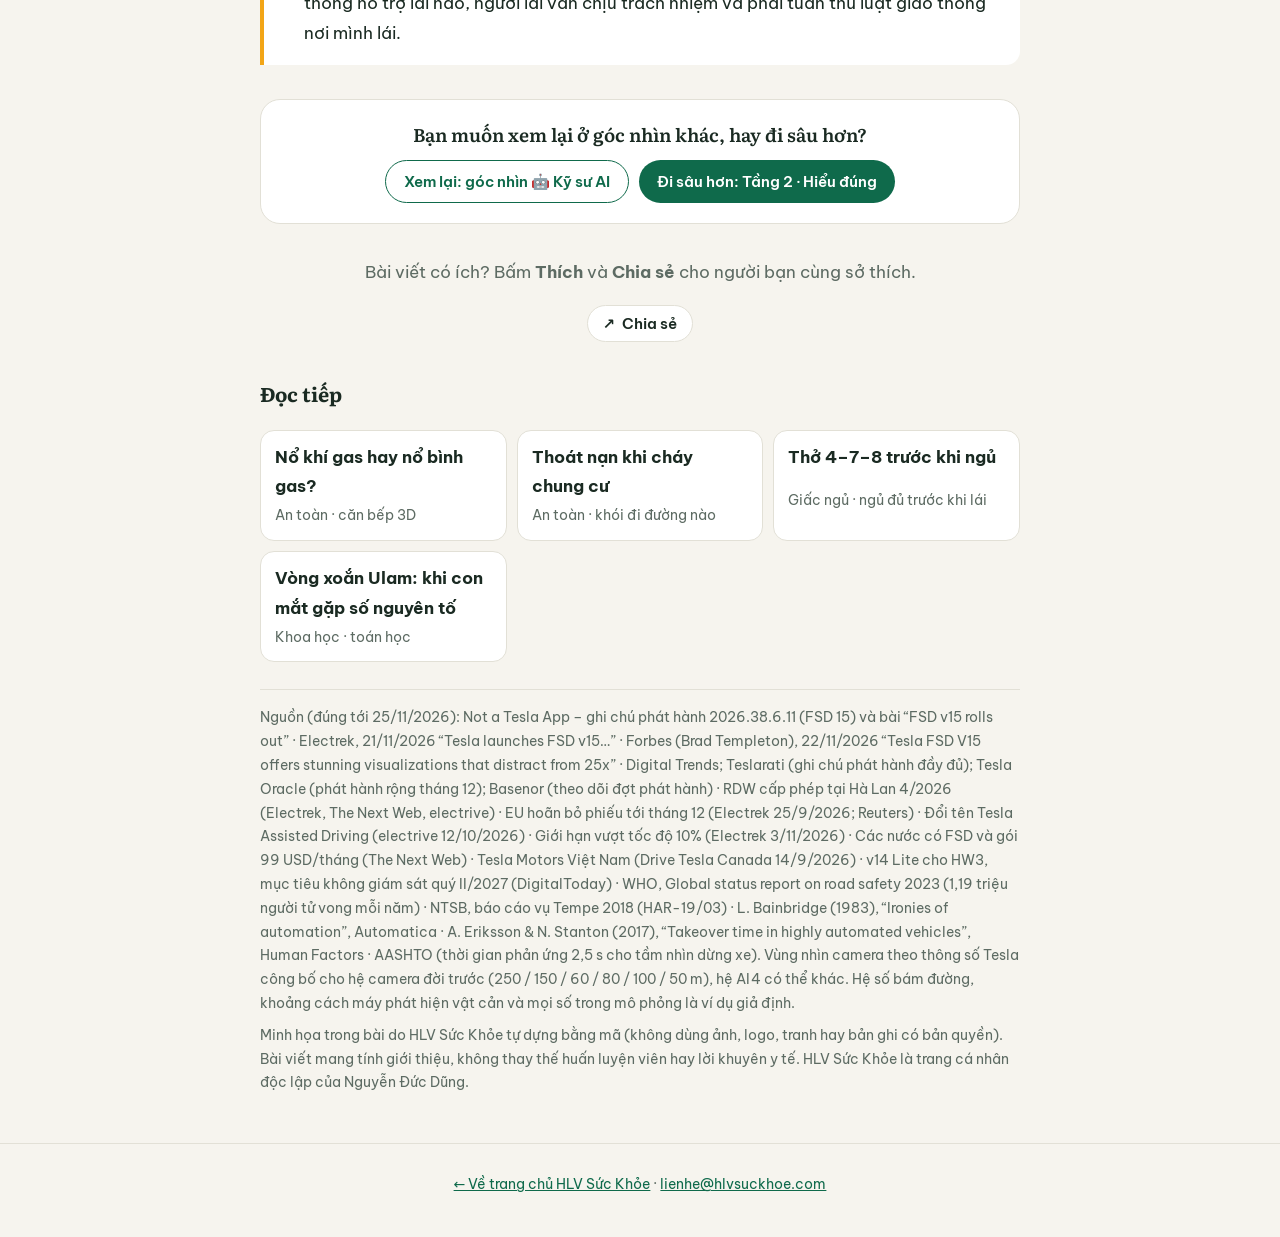
<file: bai-viet/fsd-v15-xe-tu-lai-co-giam-sat.html>
<!DOCTYPE html>
<html lang="vi">
<head>
<!-- HLV Sức Khỏe – bài tương tác (24/11/2026). Trang này được sinh bởi tools/make_guides.py: sửa ở đó hoặc ở js/guides/fsd-v15.js -->
<meta charset="utf-8">
<meta name="viewport" content="width=device-width,initial-scale=1">
<title>FSD v15: khi chiếc xe cho bạn xem nó đang nghĩ gì – tự lái có giám sát | HLV Sức Khỏe</title>
<meta name="description" content="Tesla FSD (Supervised) v15 có gì mới, con số “an toàn hơn 25 lần” nên hiểu thế nào, và vì sao người ngồi ghế giám sát vẫn phải tỉnh táo. Tự thử trên con đường mô phỏng: màn hình kiểu cũ và Reality View, quãng đường dừng xe, đo phản xạ của bạn.">
<meta name="theme-color" content="#0f6a4b">
<meta property="og:type" content="article">
<meta property="og:title" content="FSD v15: khi chiếc xe cho bạn xem nó đang nghĩ gì">
<meta property="og:description" content="So màn hình cũ với Reality View, liếc điện thoại 3 giây trên con đường mô phỏng, và tự đo phản xạ của người giám sát.">
<meta property="og:url" content="https://hlvsuckhoe.com/bai-viet/fsd-v15-xe-tu-lai-co-giam-sat.html">
<meta property="og:image" content="https://hlvsuckhoe.com/img/og/fsd-v15-xe-tu-lai-co-giam-sat.jpg">
<meta property="og:image:width" content="1200">
<meta property="og:image:height" content="630">
<meta property="og:image:alt" content="FSD v15: khi chiếc xe cho bạn xem nó đang nghĩ gì">
<meta property="og:site_name" content="HLV Sức Khỏe">
<meta property="og:locale" content="vi_VN">
<meta name="twitter:card" content="summary_large_image">
<meta name="twitter:image" content="https://hlvsuckhoe.com/img/og/fsd-v15-xe-tu-lai-co-giam-sat.jpg">
<link rel="canonical" href="https://hlvsuckhoe.com/bai-viet/fsd-v15-xe-tu-lai-co-giam-sat.html">
<link rel="icon" href="../img/logo.svg" type="image/svg+xml">
<link rel="preconnect" href="https://fonts.googleapis.com">
<link rel="preconnect" href="https://fonts.gstatic.com" crossorigin>
<link href="https://fonts.googleapis.com/css2?family=Be+Vietnam+Pro:wght@400;500;600;700&family=Literata:ital,opsz,wght@0,7..72,500;0,7..72,700;1,7..72,500&display=swap" rel="stylesheet">
<link rel="stylesheet" href="../css/bai-viet.css">
<link rel="stylesheet" href="../css/guide.css">
</head>
<body>
<div class="progress" id="progress" aria-hidden="true"></div>
<header class="top">
  <div class="wrap nav">
    <a class="brand" href="../"><img src="../img/logo.svg" alt="">HLV Sức Khỏe</a>
    <a class="back" href="../#goc-cong-nghe">← Góc công nghệ</a>
  </div>
</header>

<main class="wrap">
  <div class="hero">
    <span class="kicker">Công nghệ · Lái xe an toàn · Mới</span>
    <h1>FSD v15: khi chiếc xe cho bạn xem <em>nó đang nghĩ gì</em></h1>
    <p class="dek">Ngày 21/11/2026, Tesla bắt đầu phát hành bản 15 của phần mềm “tự lái có giám sát”, kèm một màn hình mới đẹp như phim và lời hứa xử lý tình huống nguy hiểm tốt hơn 25 lần. Bài này cho bạn ngồi thử ghế giám sát trên một con đường mô phỏng – và tự thấy vì sao đôi mắt người lái vẫn chưa thể nghỉ.</p>
    <div class="meta"><span>Nguyễn Đức Dũng</span><span>25/11/2026</span><span>Đọc và thử 7–12 phút</span></div>
    <div class="post-actions" data-slug="fsd-v15-xe-tu-lai-co-giam-sat"></div>
  </div>

  <div class="lensbar" id="lensBar" aria-label="Góc nhìn và tầng nội dung"></div>

  <section class="stage" id="stage" aria-labelledby="stageH">
    <div class="stage-head"><h2 id="stageH">Con đường mô phỏng · nhìn từ trên cao</h2><p>Xe và vật cản phóng to 1,8 lần cho dễ nhìn · cách máy phát hiện vật cản là ví dụ giả định, không phải dữ liệu của Tesla</p></div>
    <div class="view" id="view"></div>
    <div class="tools" id="tools">
      <div class="row"><span class="lab">Xem</span><button type="button" data-view="world" aria-pressed="true">Thực tế</button><button type="button" data-view="old" aria-pressed="false">Màn hình kiểu cũ</button><button type="button" data-view="rv" aria-pressed="false">Kiểu Reality View</button><button type="button" data-view="split" aria-pressed="false">Chia đôi</button></div><div class="row"><span class="lab">Được – mất</span><button type="button" data-scen="auto" aria-pressed="false" class="hot">▶ Máy thấy kịp</button><button type="button" data-scen="watch" aria-pressed="false" class="hot">▶ Ca hiếm · bạn nhìn đường</button><button type="button" data-scen="phone" aria-pressed="false" class="hot">▶ Ca hiếm · liếc điện thoại 3 s</button><button type="button" data-scen="trust" aria-pressed="false" class="hot">▶ Ca hiếm · tin máy hoàn toàn</button></div><div class="row"><span class="lab">Thử sức</span><button type="button" data-scen="test" aria-pressed="false" class="hot">▶ Thử làm người giám sát</button><button type="button" data-act="reset">Đặt lại</button></div><div class="row"><span class="lab">Tình huống</span><button type="button" data-haz="box" aria-pressed="true">📦 Thùng hàng rơi</button><button type="button" data-haz="dog" aria-pressed="false">🐕 Chó chạy ra</button><button type="button" data-haz="moto" aria-pressed="false">🛵 Xe máy tạt đầu</button><button type="button" data-speed="40" aria-pressed="false">40 km/h</button><button type="button" data-speed="60" aria-pressed="true">60 km/h</button><button type="button" data-speed="90" aria-pressed="false">90 km/h</button><button type="button" data-road="dry" aria-pressed="true">Đường khô</button><button type="button" data-road="wet" aria-pressed="false">Đường ướt</button></div><div class="row"><span class="lab">Lớp đo</span><button type="button" data-layer="stop" aria-pressed="false">📏 Quãng dừng xe</button><button type="button" data-layer="cams" aria-pressed="false">🎥 Vùng nhìn 8 camera</button></div>
      <div class="readout" id="readout" aria-live="polite"></div>
    </div>
  </section>

  <article class="guide">
    <noscript><p>FSD (Supervised) v15 bắt đầu phát hành ngày 21/11/2026. Đây vẫn là hệ thống hỗ trợ lái cấp 2: người lái chịu trách nhiệm và phải nhìn đường liên tục. Ở 60 km/h, mỗi giây xe đi gần 17 m; liếc điện thoại 3 giây là 50 m đi mù. Bật JavaScript để dùng con đường mô phỏng.</p></noscript>
    <div id="guide"></div>
    <p class="ask">Bài viết có ích? Bấm <b>Thích</b> và <b>Chia sẻ</b> cho người bạn cùng sở thích.</p>
    <div class="post-actions" data-slug="fsd-v15-xe-tu-lai-co-giam-sat"></div>
    <h3 style="margin-top:2em">Đọc tiếp</h3>
    <div class="more"><a href="no-khi-gas-va-no-binh-gas.html"><b>Nổ khí gas hay nổ bình gas?</b><span>An toàn · căn bếp 3D</span></a><a href="thoat-nan-chay-chung-cu.html"><b>Thoát nạn khi cháy chung cư</b><span>An toàn · khói đi đường nào</span></a><a href="tho-4-7-8-truoc-khi-ngu.html"><b>Thở 4–7–8 trước khi ngủ</b><span>Giấc ngủ · ngủ đủ trước khi lái</span></a><a href="vong-xoan-ulam-so-nguyen-to.html"><b>Vòng xoắn Ulam: khi con mắt gặp số nguyên tố</b><span>Khoa học · toán học</span></a></div>
    <div class="src">
      <p>Nguồn (đúng tới 25/11/2026): Not a Tesla App – ghi chú phát hành 2026.38.6.11 (FSD 15) và bài “FSD v15 rolls out” · Electrek, 21/11/2026 “Tesla launches FSD v15…” · Forbes (Brad Templeton), 22/11/2026 “Tesla FSD V15 offers stunning visualizations that distract from 25x” · Digital Trends; Teslarati (ghi chú phát hành đầy đủ); Tesla Oracle (phát hành rộng tháng 12); Basenor (theo dõi đợt phát hành) · RDW cấp phép tại Hà Lan 4/2026 (Electrek, The Next Web, electrive) · EU hoãn bỏ phiếu tới tháng 12 (Electrek 25/9/2026; Reuters) · Đổi tên Tesla Assisted Driving (electrive 12/10/2026) · Giới hạn vượt tốc độ 10% (Electrek 3/11/2026) · Các nước có FSD và gói 99 USD/tháng (The Next Web) · Tesla Motors Việt Nam (Drive Tesla Canada 14/9/2026) · v14 Lite cho HW3, mục tiêu không giám sát quý II/2027 (DigitalToday) · WHO, Global status report on road safety 2023 (1,19 triệu người tử vong mỗi năm) · NTSB, báo cáo vụ Tempe 2018 (HAR-19/03) · L. Bainbridge (1983), “Ironies of automation”, Automatica · A. Eriksson &amp; N. Stanton (2017), “Takeover time in highly automated vehicles”, Human Factors · AASHTO (thời gian phản ứng 2,5 s cho tầm nhìn dừng xe). Vùng nhìn camera theo thông số Tesla công bố cho hệ camera đời trước (250 / 150 / 60 / 80 / 100 / 50 m), hệ AI4 có thể khác. Hệ số bám đường, khoảng cách máy phát hiện vật cản và mọi số trong mô phỏng là ví dụ giả định.</p>
      <p>Minh họa trong bài do HLV Sức Khỏe tự dựng bằng mã (không dùng ảnh, logo, tranh hay bản ghi có bản quyền). Bài viết mang tính giới thiệu, không thay thế huấn luyện viên hay lời khuyên y tế. HLV Sức Khỏe là trang cá nhân độc lập của Nguyễn Đức Dũng.</p>
    </div>
  </article>
</main>

<footer>
  <div class="wrap"><a href="../">← Về trang chủ HLV Sức Khỏe</a> · <a href="mailto:lienhe@hlvsuckhoe.com">lienhe@hlvsuckhoe.com</a></div>
</footer>

<script>
(function(){var bar=document.getElementById('progress');function upd(){var h=document.documentElement;var max=h.scrollHeight-h.clientHeight;bar.style.width=(max>0?(h.scrollTop/max*100):0)+'%';}window.addEventListener('scroll',upd,{passive:true});upd();})();
</script>
<script src="../js/guides/fsd-v15.js"></script>
<script src="../js/guide.js"></script>
<script src="../js/guides/stage-fsd-v15.js" defer></script>
<script src="../js/config.js"></script>
<script src="../js/post-actions.js" defer></script>
<!-- Cloudflare Web Analytics (thống kê lượt xem, không cookie, không lưu IP) --><script type='module' src='https://static.cloudflareinsights.com/beacon.min.js' data-cf-beacon='{"token": "1dd877b5432a4181b42a4b65990cb60c"}'></script><!-- End Cloudflare Web Analytics -->
</body>
</html>
</file>
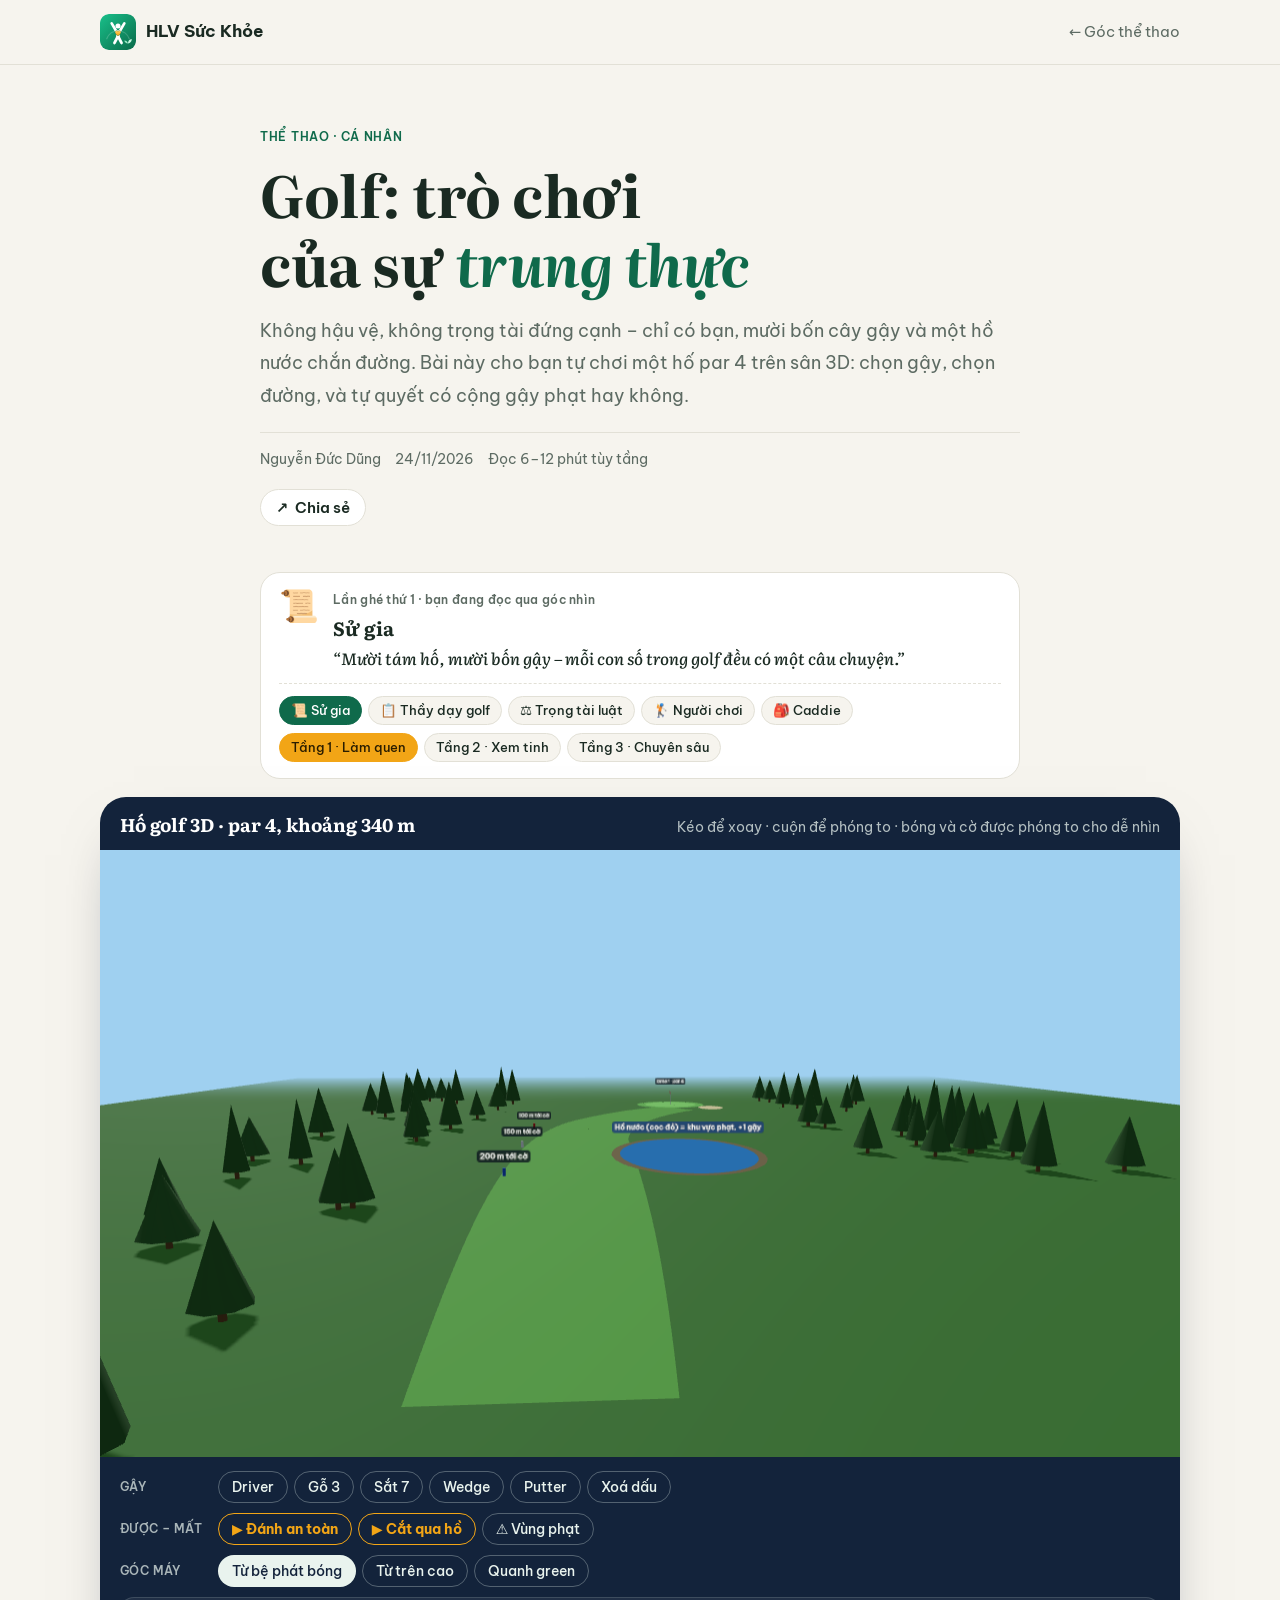
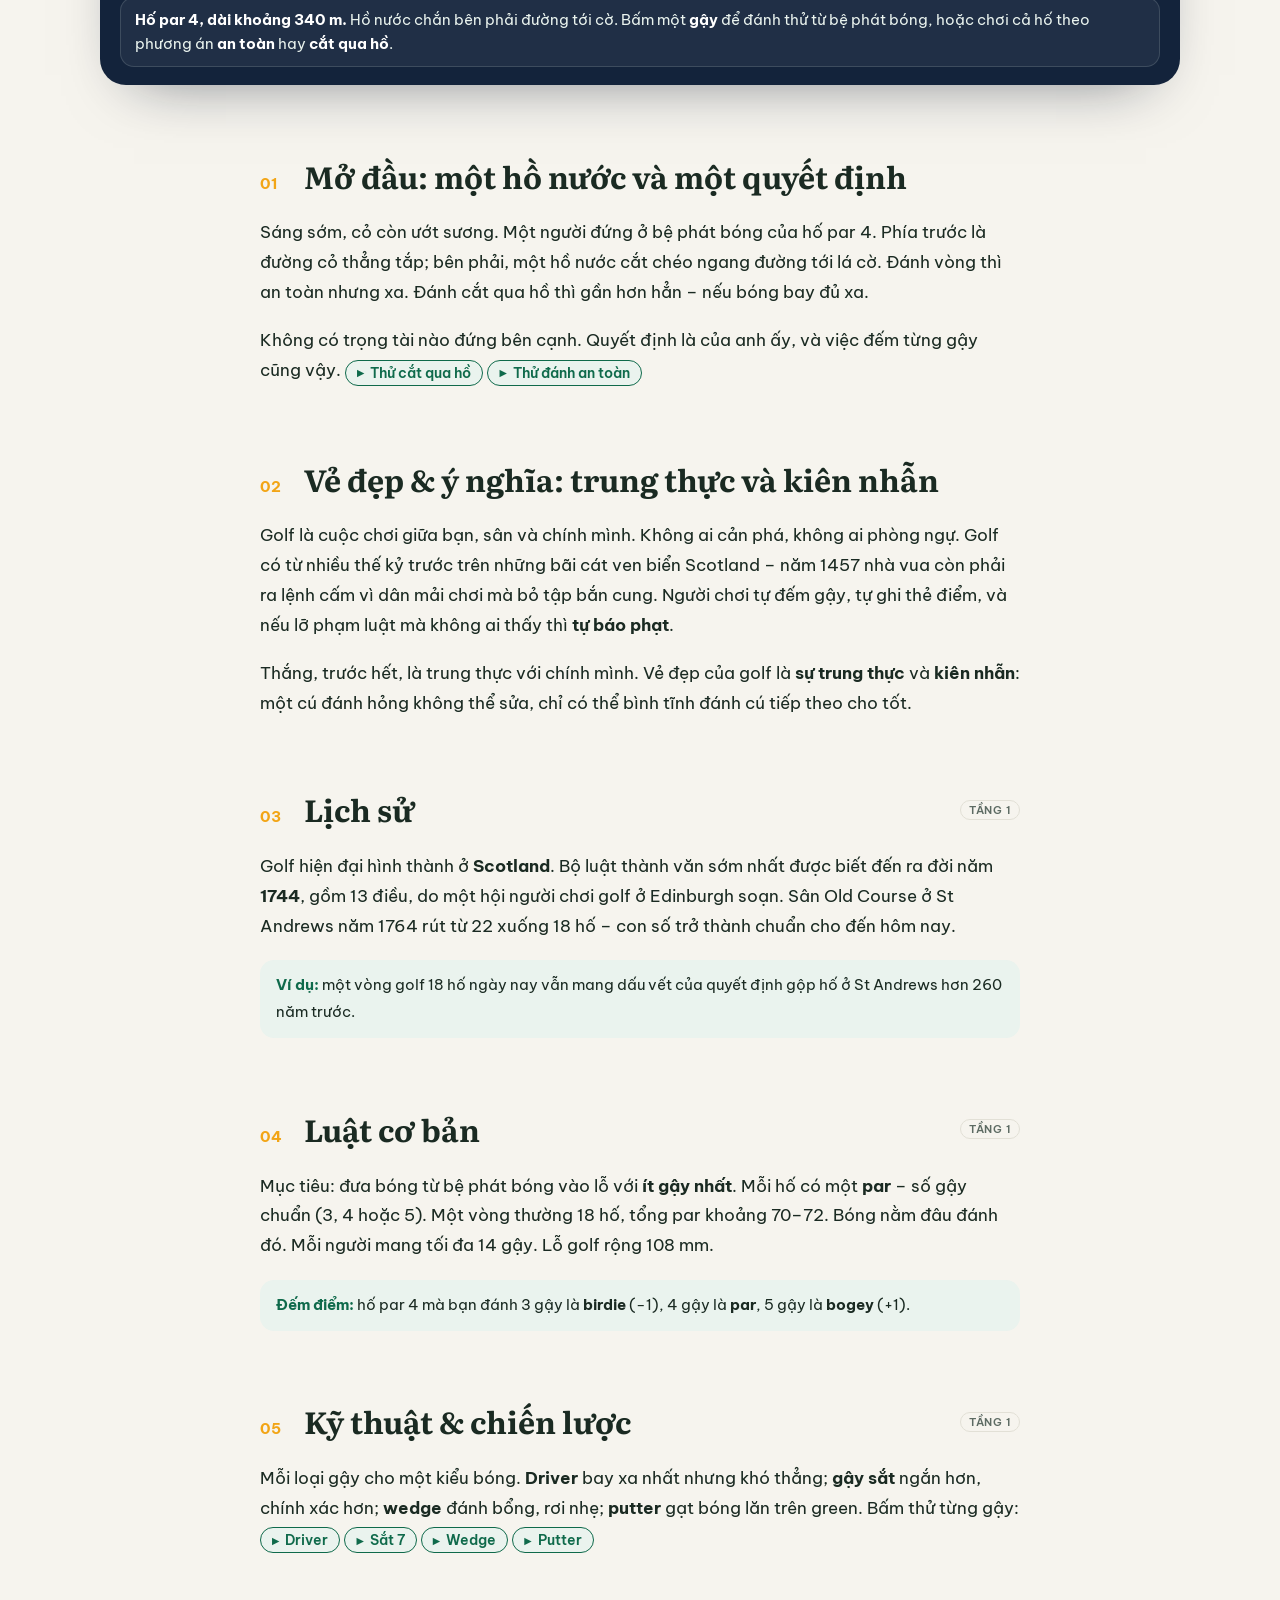
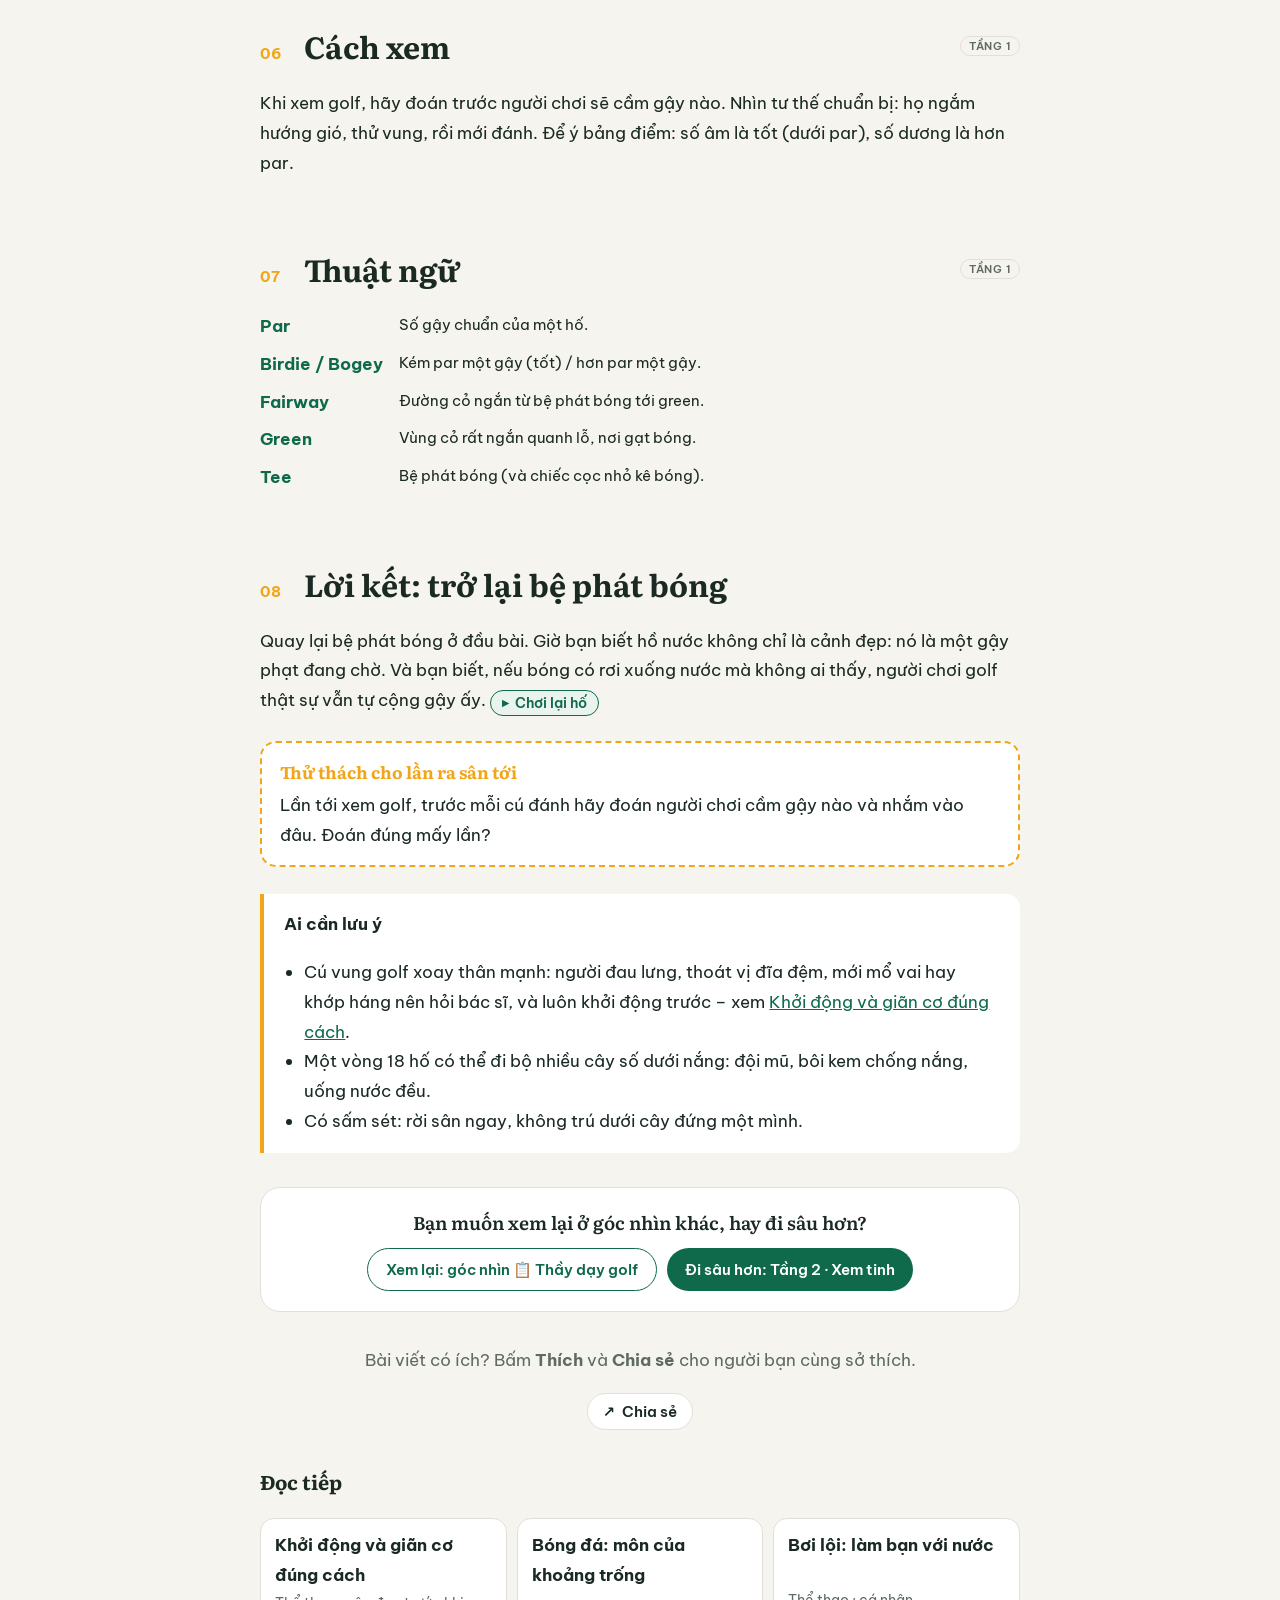
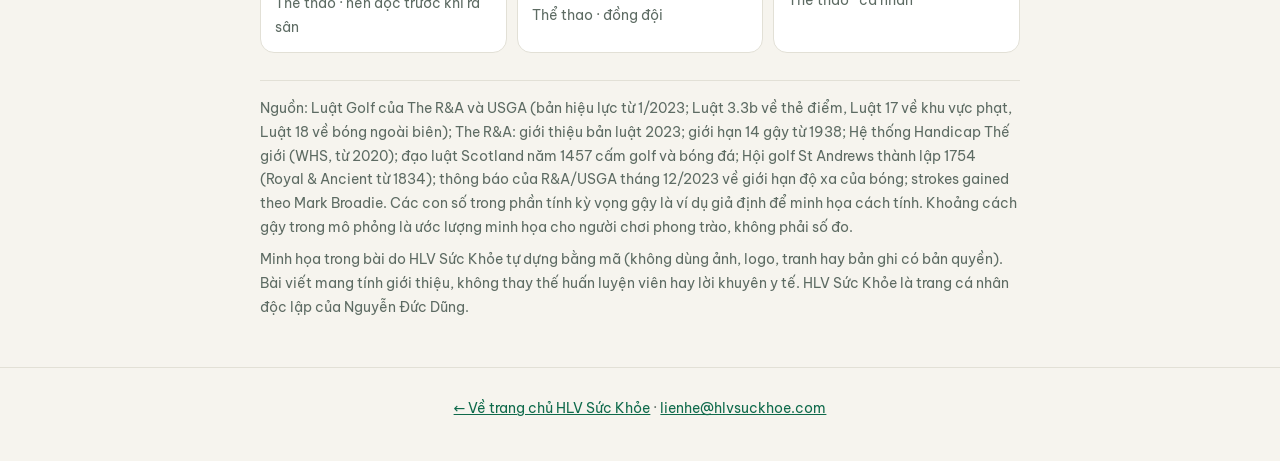
<file: bai-viet/golf-cho-nguoi-moi.html>
<!DOCTYPE html>
<html lang="vi">
<head>
<!-- HLV Sức Khỏe – bài tương tác (24/11/2026). Trang này được sinh bởi tools/make_guides.py: sửa ở đó hoặc ở js/guides/golf.js -->
<meta charset="utf-8">
<meta name="viewport" content="width=device-width,initial-scale=1">
<title>Golf cho người mới: trò chơi của sự trung thực | HLV Sức Khỏe</title>
<meta name="description" content="Golf cho người chưa biết gì: đánh thử từng loại gậy, chọn đánh an toàn hay cắt qua hồ trên một hố par 4 dựng 3D, tự trải nghiệm gậy phạt và luật tự ghi điểm. Năm góc nhìn, ba tầng nội dung.">
<meta name="theme-color" content="#0f6a4b">
<meta property="og:type" content="article">
<meta property="og:title" content="Golf: trò chơi của sự trung thực">
<meta property="og:description" content="Đánh an toàn hay cắt qua hồ? Tự chơi một hố par 4 3D và hiểu vì sao người chơi golf tự phạt mình.">
<meta property="og:url" content="https://hlvsuckhoe.com/bai-viet/golf-cho-nguoi-moi.html">
<meta property="og:image" content="https://hlvsuckhoe.com/img/og/golf-cho-nguoi-moi.jpg">
<meta property="og:image:width" content="1200">
<meta property="og:image:height" content="630">
<meta property="og:image:alt" content="Golf: trò chơi của sự trung thực">
<meta property="og:site_name" content="HLV Sức Khỏe">
<meta property="og:locale" content="vi_VN">
<meta name="twitter:card" content="summary_large_image">
<meta name="twitter:image" content="https://hlvsuckhoe.com/img/og/golf-cho-nguoi-moi.jpg">
<link rel="canonical" href="https://hlvsuckhoe.com/bai-viet/golf-cho-nguoi-moi.html">
<link rel="icon" href="../img/logo.svg" type="image/svg+xml">
<link rel="preconnect" href="https://fonts.googleapis.com">
<link rel="preconnect" href="https://fonts.gstatic.com" crossorigin>
<link href="https://fonts.googleapis.com/css2?family=Be+Vietnam+Pro:wght@400;500;600;700&family=Literata:ital,opsz,wght@0,7..72,500;0,7..72,700;1,7..72,500&display=swap" rel="stylesheet">
<link rel="stylesheet" href="../css/bai-viet.css">
<link rel="stylesheet" href="../css/guide.css">
</head>
<body>
<div class="progress" id="progress" aria-hidden="true"></div>
<header class="top">
  <div class="wrap nav">
    <a class="brand" href="../"><img src="../img/logo.svg" alt="">HLV Sức Khỏe</a>
    <a class="back" href="../#goc-the-thao">← Góc thể thao</a>
  </div>
</header>

<main class="wrap">
  <div class="hero">
    <span class="kicker">Thể thao · Cá nhân</span>
    <h1>Golf: trò chơi của sự <em>trung thực</em></h1>
    <p class="dek">Không hậu vệ, không trọng tài đứng cạnh – chỉ có bạn, mười bốn cây gậy và một hồ nước chắn đường. Bài này cho bạn tự chơi một hố par 4 trên sân 3D: chọn gậy, chọn đường, và tự quyết có cộng gậy phạt hay không.</p>
    <div class="meta"><span>Nguyễn Đức Dũng</span><span>24/11/2026</span><span>Đọc 6–12 phút tùy tầng</span></div>
    <div class="post-actions" data-slug="golf-cho-nguoi-moi"></div>
  </div>

  <div class="lensbar" id="lensBar" aria-label="Góc nhìn và tầng nội dung"></div>

  <section class="stage" id="stage" aria-labelledby="stageH">
    <div class="stage-head"><h2 id="stageH">Hố golf 3D · par 4, khoảng 340 m</h2><p>Kéo để xoay · cuộn để phóng to · bóng và cờ được phóng to cho dễ nhìn</p></div>
    <div class="view" id="view"></div>
    <div class="tools" id="tools">
      <div class="row"><span class="lab">Gậy</span><button type="button" data-club="driver" aria-pressed="false">Driver</button><button type="button" data-club="wood3" aria-pressed="false">Gỗ 3</button><button type="button" data-club="iron7" aria-pressed="false">Sắt 7</button><button type="button" data-club="wedge" aria-pressed="false">Wedge</button><button type="button" data-club="putter" aria-pressed="false">Putter</button><button type="button" data-clear="1">Xoá dấu</button></div><div class="row"><span class="lab">Được – mất</span><button type="button" data-plan="safe" aria-pressed="false" class="hot">▶ Đánh an toàn</button><button type="button" data-plan="risk" aria-pressed="false" class="hot">▶ Cắt qua hồ</button><button type="button" data-pen="1" aria-pressed="false">⚠ Vùng phạt</button></div><div class="row"><span class="lab">Góc máy</span><button type="button" data-cam="tee" aria-pressed="true">Từ bệ phát bóng</button><button type="button" data-cam="top" aria-pressed="false">Từ trên cao</button><button type="button" data-cam="green" aria-pressed="false">Quanh green</button></div>
      <div class="readout" id="readout" aria-live="polite"></div>
    </div>
  </section>

  <article class="guide">
    <noscript><p>Golf: đưa bóng vào lỗ với ít gậy nhất; mỗi hố có par (số gậy chuẩn). Bóng vào hồ bị cộng 1 gậy phạt; người chơi tự ghi điểm và tự báo phạt. Bật JavaScript để chơi thử hố par 4.</p></noscript>
    <div id="guide"></div>
    <p class="ask">Bài viết có ích? Bấm <b>Thích</b> và <b>Chia sẻ</b> cho người bạn cùng sở thích.</p>
    <div class="post-actions" data-slug="golf-cho-nguoi-moi"></div>
    <h3 style="margin-top:2em">Đọc tiếp</h3>
    <div class="more"><a href="khoi-dong-va-gian-co-dung-cach.html"><b>Khởi động và giãn cơ đúng cách</b><span>Thể thao · nên đọc trước khi ra sân</span></a><a href="bong-da-cho-nguoi-moi.html"><b>Bóng đá: môn của khoảng trống</b><span>Thể thao · đồng đội</span></a><a href="boi-loi-cho-nguoi-moi.html"><b>Bơi lội: làm bạn với nước</b><span>Thể thao · cá nhân</span></a></div>
    <div class="src">
      <p>Nguồn: Luật Golf của The R&A và USGA (bản hiệu lực từ 1/2023; Luật 3.3b về thẻ điểm, Luật 17 về khu vực phạt, Luật 18 về bóng ngoài biên); The R&A: giới thiệu bản luật 2023; giới hạn 14 gậy từ 1938; Hệ thống Handicap Thế giới (WHS, từ 2020); đạo luật Scotland năm 1457 cấm golf và bóng đá; Hội golf St Andrews thành lập 1754 (Royal & Ancient từ 1834); thông báo của R&A/USGA tháng 12/2023 về giới hạn độ xa của bóng; strokes gained theo Mark Broadie. Các con số trong phần tính kỳ vọng gậy là ví dụ giả định để minh họa cách tính. Khoảng cách gậy trong mô phỏng là ước lượng minh họa cho người chơi phong trào, không phải số đo.</p>
      <p>Minh họa trong bài do HLV Sức Khỏe tự dựng bằng mã (không dùng ảnh, logo, tranh hay bản ghi có bản quyền). Bài viết mang tính giới thiệu, không thay thế huấn luyện viên hay lời khuyên y tế. HLV Sức Khỏe là trang cá nhân độc lập của Nguyễn Đức Dũng.</p>
    </div>
  </article>
</main>

<footer>
  <div class="wrap"><a href="../">← Về trang chủ HLV Sức Khỏe</a> · <a href="mailto:lienhe@hlvsuckhoe.com">lienhe@hlvsuckhoe.com</a></div>
</footer>

<script>
(function(){var bar=document.getElementById('progress');function upd(){var h=document.documentElement;var max=h.scrollHeight-h.clientHeight;bar.style.width=(max>0?(h.scrollTop/max*100):0)+'%';}window.addEventListener('scroll',upd,{passive:true});upd();})();
</script>
<script src="../js/guides/golf.js"></script>
<script src="../js/guide.js"></script>
<script type="importmap">{"imports":{"three":"../js/vendor/three/three.module.min.js","three/addons/":"../js/vendor/three/addons/"}}</script>
<script type="module" src="../js/guides/stage-golf.js"></script>
<script src="../js/config.js"></script>
<script src="../js/post-actions.js" defer></script>
<!-- Cloudflare Web Analytics (thống kê lượt xem, không cookie, không lưu IP) --><script type='module' src='https://static.cloudflareinsights.com/beacon.min.js' data-cf-beacon='{"token": "1dd877b5432a4181b42a4b65990cb60c"}'></script><!-- End Cloudflare Web Analytics -->
</body>
</html>
</file>
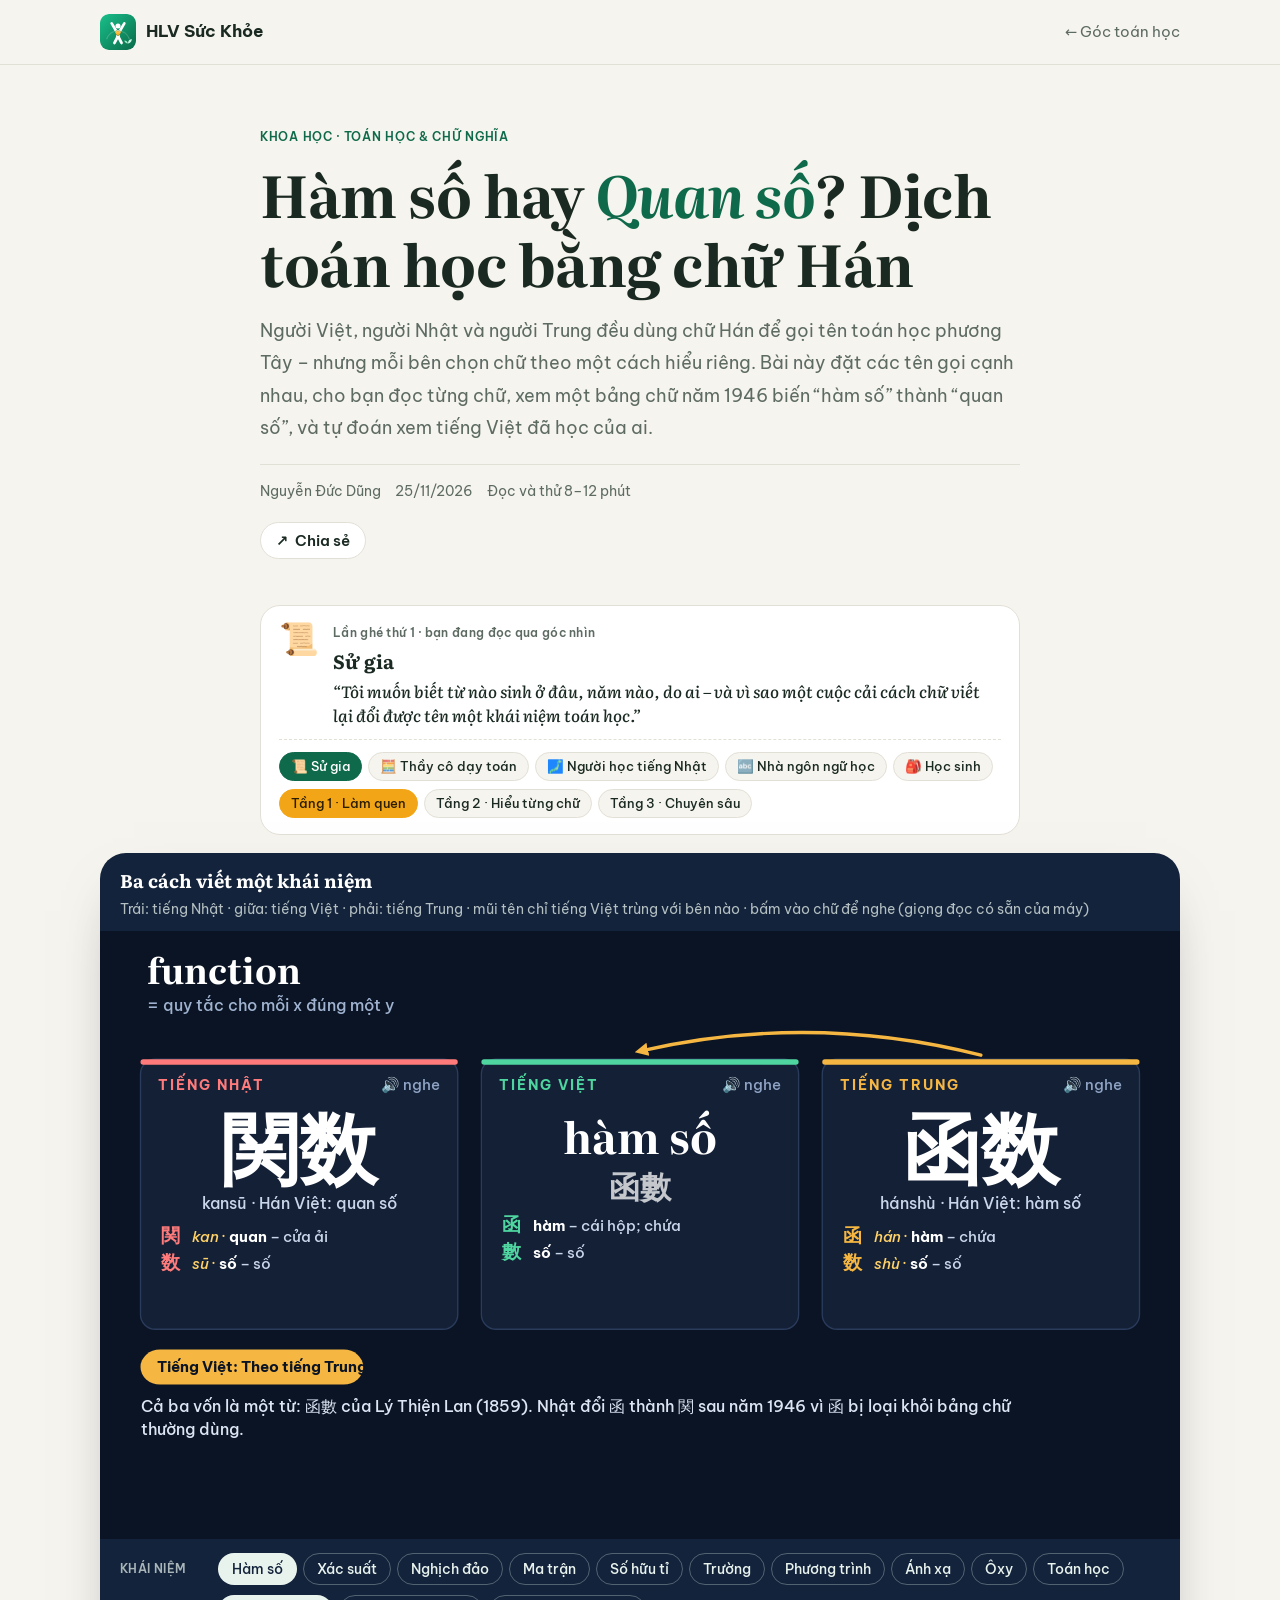
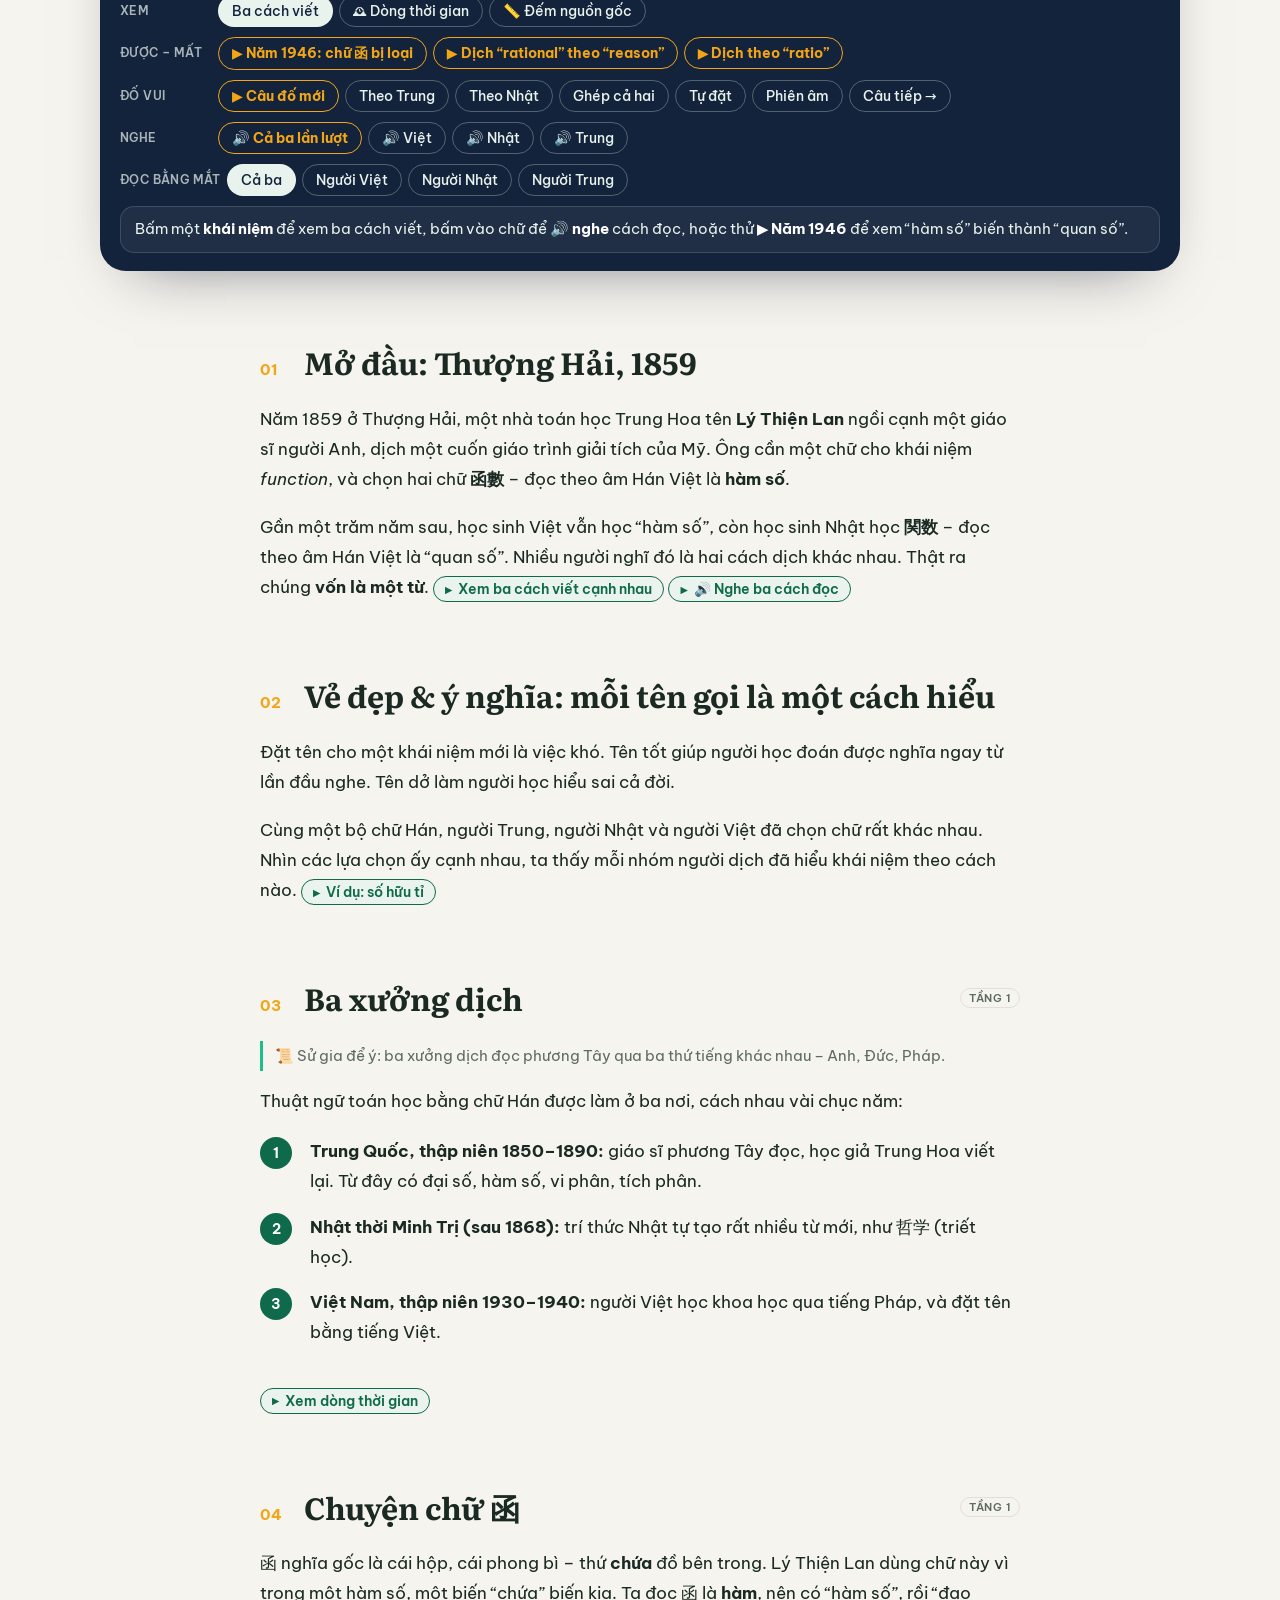
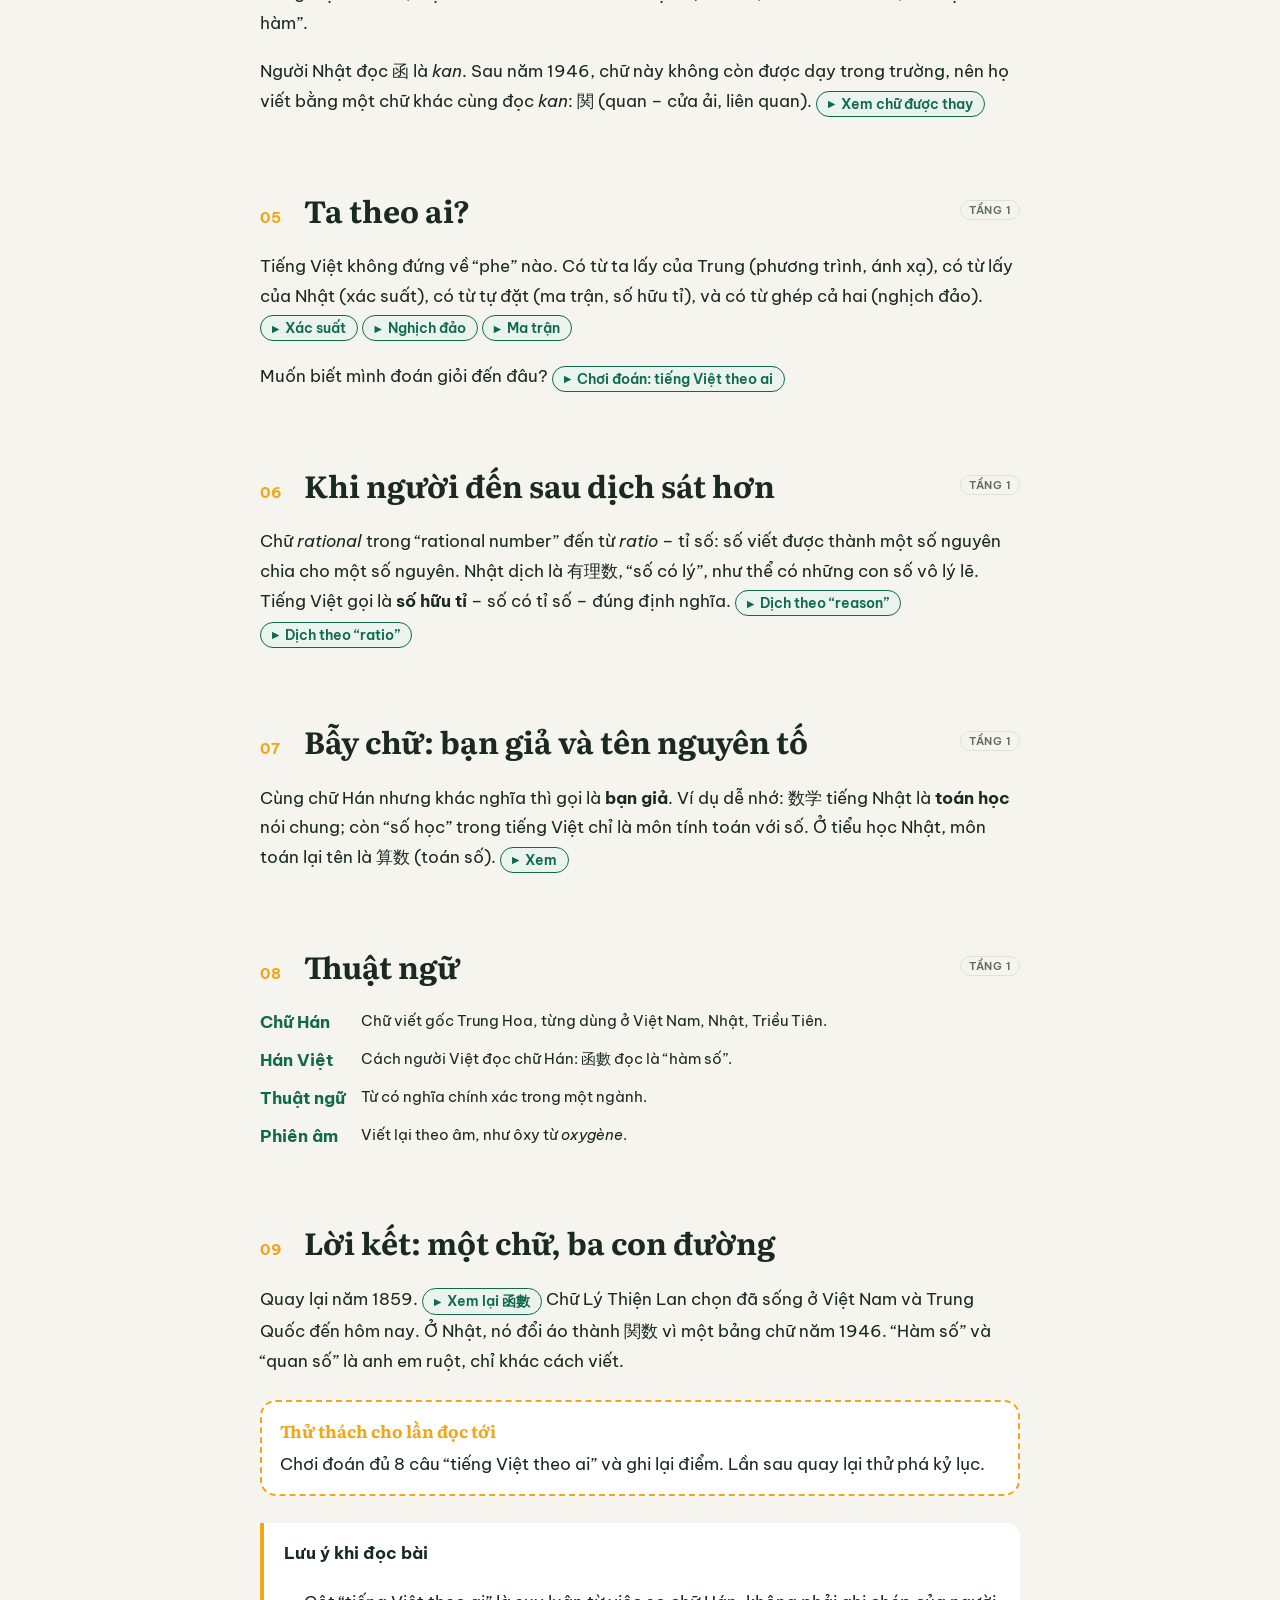
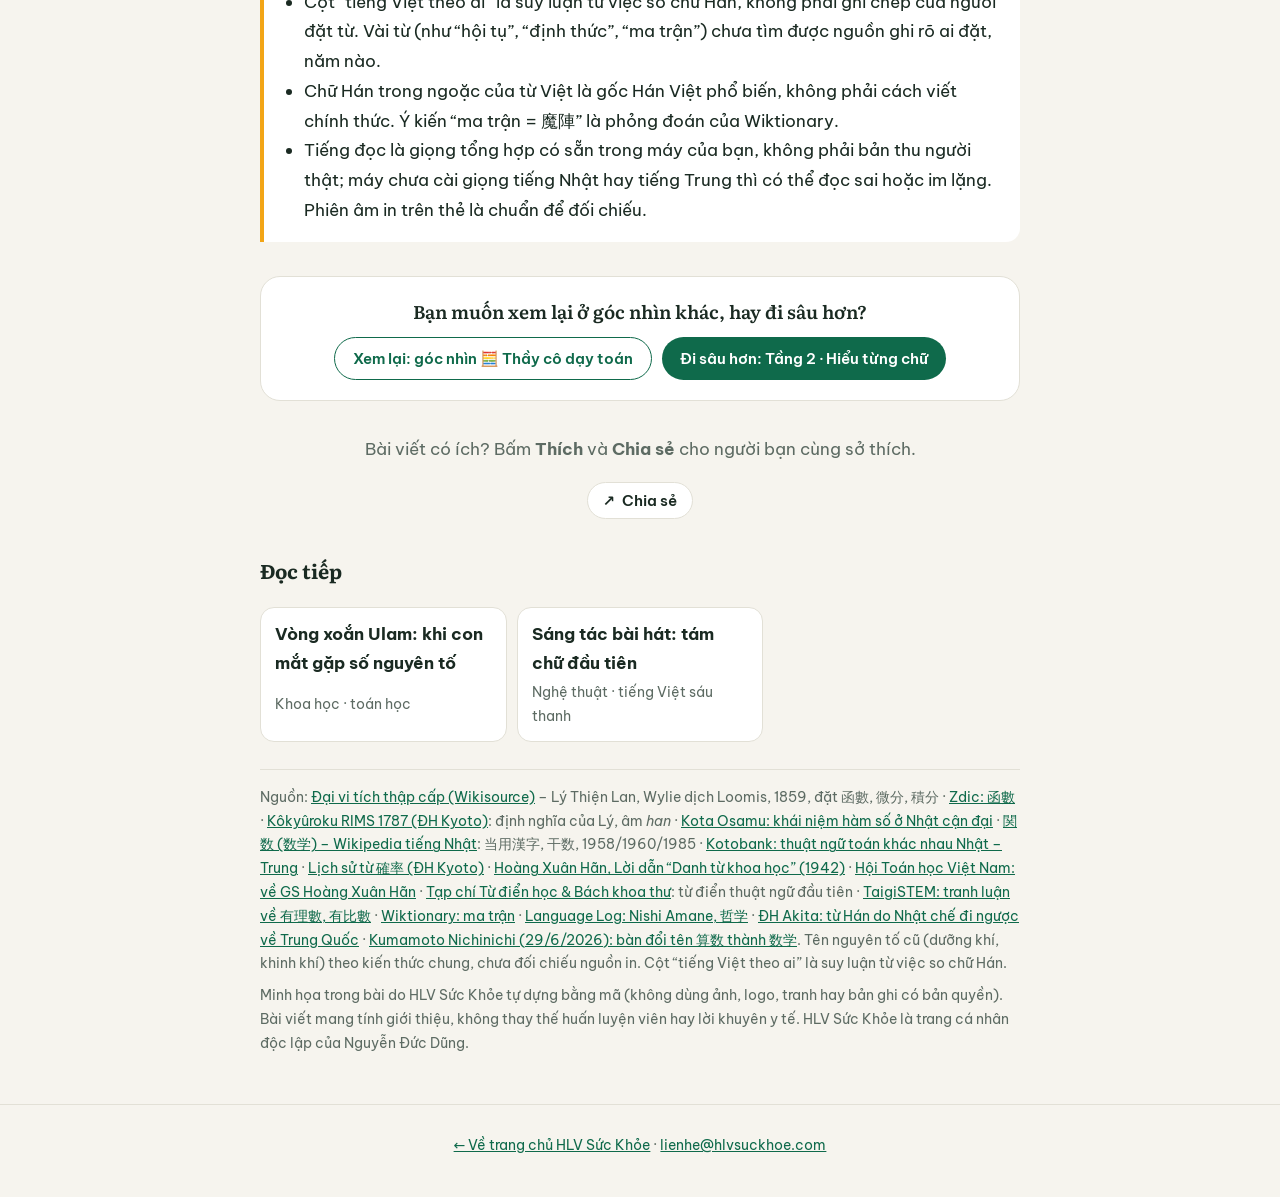
<file: bai-viet/ham-so-hay-quan-so.html>
<!DOCTYPE html>
<html lang="vi">
<head>
<!-- HLV Sức Khỏe – bài tương tác (24/11/2026). Trang này được sinh bởi tools/make_guides.py: sửa ở đó hoặc ở js/guides/thuat-ngu-han.js -->
<meta charset="utf-8">
<meta name="viewport" content="width=device-width,initial-scale=1">
<title>Hàm số hay Quan số? Người Việt và người Nhật dịch toán học bằng chữ Hán | HLV Sức Khỏe</title>
<meta name="description" content="Vì sao tiếng Việt nói “hàm số” mà tiếng Nhật viết 関数 (quan số)? Đặt thuật ngữ toán học Việt – Nhật – Trung cạnh nhau, đọc nghĩa từng chữ, xem năm 1946 chữ 函 bị thay, thử dịch “rational” và đoán xem tiếng Việt học của ai.">
<meta name="theme-color" content="#0f6a4b">
<meta property="og:type" content="article">
<meta property="og:title" content="Hàm số hay Quan số?">
<meta property="og:description" content="Cùng chữ Hán, ba cách dịch toán học: Việt, Nhật, Trung. Xem chữ 函 bị thay năm 1946, và vì sao “số hữu tỉ” dịch đúng hơn 有理数.">
<meta property="og:url" content="https://hlvsuckhoe.com/bai-viet/ham-so-hay-quan-so.html">
<meta property="og:image" content="https://hlvsuckhoe.com/img/og/ham-so-hay-quan-so.jpg">
<meta property="og:image:width" content="1200">
<meta property="og:image:height" content="630">
<meta property="og:image:alt" content="Hàm số hay Quan số?">
<meta property="og:site_name" content="HLV Sức Khỏe">
<meta property="og:locale" content="vi_VN">
<meta name="twitter:card" content="summary_large_image">
<meta name="twitter:image" content="https://hlvsuckhoe.com/img/og/ham-so-hay-quan-so.jpg">
<link rel="canonical" href="https://hlvsuckhoe.com/bai-viet/ham-so-hay-quan-so.html">
<link rel="icon" href="../img/logo.svg" type="image/svg+xml">
<link rel="preconnect" href="https://fonts.googleapis.com">
<link rel="preconnect" href="https://fonts.gstatic.com" crossorigin>
<link href="https://fonts.googleapis.com/css2?family=Be+Vietnam+Pro:wght@400;500;600;700&family=Literata:ital,opsz,wght@0,7..72,500;0,7..72,700;1,7..72,500&display=swap" rel="stylesheet">
<link rel="stylesheet" href="../css/bai-viet.css">
<link rel="stylesheet" href="../css/guide.css">
</head>
<body>
<div class="progress" id="progress" aria-hidden="true"></div>
<header class="top">
  <div class="wrap nav">
    <a class="brand" href="../"><img src="../img/logo.svg" alt="">HLV Sức Khỏe</a>
    <a class="back" href="../#goc-toan-hoc">← Góc toán học</a>
  </div>
</header>

<main class="wrap">
  <div class="hero">
    <span class="kicker">Khoa học · Toán học & chữ nghĩa</span>
    <h1>Hàm số hay <em>Quan số</em>? Dịch toán học bằng chữ Hán</h1>
    <p class="dek">Người Việt, người Nhật và người Trung đều dùng chữ Hán để gọi tên toán học phương Tây – nhưng mỗi bên chọn chữ theo một cách hiểu riêng. Bài này đặt các tên gọi cạnh nhau, cho bạn đọc từng chữ, xem một bảng chữ năm 1946 biến “hàm số” thành “quan số”, và tự đoán xem tiếng Việt đã học của ai.</p>
    <div class="meta"><span>Nguyễn Đức Dũng</span><span>25/11/2026</span><span>Đọc và thử 8–12 phút</span></div>
    <div class="post-actions" data-slug="ham-so-hay-quan-so"></div>
  </div>

  <div class="lensbar" id="lensBar" aria-label="Góc nhìn và tầng nội dung"></div>

  <section class="stage" id="stage" aria-labelledby="stageH">
    <div class="stage-head"><h2 id="stageH">Ba cách viết một khái niệm</h2><p>Trái: tiếng Nhật · giữa: tiếng Việt · phải: tiếng Trung · mũi tên chỉ tiếng Việt trùng với bên nào · bấm vào chữ để nghe (giọng đọc có sẵn của máy)</p></div>
    <div class="view" id="view"></div>
    <div class="tools" id="tools">
      <div class="row"><span class="lab">Khái niệm</span><button type="button" data-term="function" aria-pressed="true">Hàm số</button><button type="button" data-term="probability" aria-pressed="false">Xác suất</button><button type="button" data-term="reciprocal" aria-pressed="false">Nghịch đảo</button><button type="button" data-term="matrix" aria-pressed="false">Ma trận</button><button type="button" data-term="rational" aria-pressed="false">Số hữu tỉ</button><button type="button" data-term="field" aria-pressed="false">Trường</button><button type="button" data-term="equation" aria-pressed="false">Phương trình</button><button type="button" data-term="mapping" aria-pressed="false">Ánh xạ</button><button type="button" data-term="oxygen" aria-pressed="false">Ôxy</button><button type="button" data-term="math" aria-pressed="false">Toán học</button></div><div class="row"><span class="lab">Xem</span><button type="button" data-mode="concept" aria-pressed="true">Ba cách viết</button><button type="button" data-mode="timeline" aria-pressed="false">🕰 Dòng thời gian</button><button type="button" data-mode="count" aria-pressed="false">📏 Đếm nguồn gốc</button></div><div class="row"><span class="lab">Được – mất</span><button type="button" data-act="ban" aria-pressed="false" class="hot">▶ Năm 1946: chữ 函 bị loại</button><button type="button" data-act="rat-bad" aria-pressed="false" class="hot">▶ Dịch “rational” theo “reason”</button><button type="button" data-act="rat-good" aria-pressed="false" class="hot">▶ Dịch theo “ratio”</button></div><div class="row"><span class="lab">Đố vui</span><button type="button" data-act="quiz" aria-pressed="false" class="hot">▶ Câu đố mới</button><button type="button" data-guess="trung" aria-pressed="false">Theo Trung</button><button type="button" data-guess="nhat" aria-pressed="false">Theo Nhật</button><button type="button" data-guess="ghep" aria-pressed="false">Ghép cả hai</button><button type="button" data-guess="tu" aria-pressed="false">Tự đặt</button><button type="button" data-guess="phien" aria-pressed="false">Phiên âm</button><button type="button" data-act="next" aria-pressed="false">Câu tiếp →</button></div><div class="row"><span class="lab">Nghe</span><button type="button" data-say="all" aria-pressed="false" class="hot">🔊 Cả ba lần lượt</button><button type="button" data-say="vi" aria-pressed="false">🔊 Việt</button><button type="button" data-say="ja" aria-pressed="false">🔊 Nhật</button><button type="button" data-say="zh" aria-pressed="false">🔊 Trung</button></div><div class="row"><span class="lab">Đọc bằng mắt</span><button type="button" data-eye="all" aria-pressed="true">Cả ba</button><button type="button" data-eye="vi" aria-pressed="false">Người Việt</button><button type="button" data-eye="ja" aria-pressed="false">Người Nhật</button><button type="button" data-eye="zh" aria-pressed="false">Người Trung</button></div>
      <div class="readout" id="readout" aria-live="polite"></div>
    </div>
  </section>

  <article class="guide">
    <noscript><p>Từ 函數 (hàm số) do Lý Thiện Lan đặt năm 1859. Tiếng Việt và tiếng Trung giữ nguyên; tiếng Nhật đổi thành 関数 (quan số) sau năm 1946 vì chữ 函 bị loại khỏi bảng chữ Hán thường dùng. Khác biệt thật nằm ở những từ như số hữu tỉ (Nhật, Trung: 有理数 – “số có lý”), ma trận (行列, 矩阵), xác suất (Nhật 確率, Trung 概率). Bật JavaScript để dùng minh họa.</p></noscript>
    <div id="guide"></div>
    <p class="ask">Bài viết có ích? Bấm <b>Thích</b> và <b>Chia sẻ</b> cho người bạn cùng sở thích.</p>
    <div class="post-actions" data-slug="ham-so-hay-quan-so"></div>
    <h3 style="margin-top:2em">Đọc tiếp</h3>
    <div class="more"><a href="vong-xoan-ulam-so-nguyen-to.html"><b>Vòng xoắn Ulam: khi con mắt gặp số nguyên tố</b><span>Khoa học · toán học</span></a><a href="sang-tac-bai-hat-cho-nguoi-moi.html"><b>Sáng tác bài hát: tám chữ đầu tiên</b><span>Nghệ thuật · tiếng Việt sáu thanh</span></a></div>
    <div class="src">
      <p>Nguồn: <a href="https://zh.wikisource.org/wiki/%E4%BB%A3%E5%BE%AE%E7%A9%8D%E6%8B%BE%E7%B4%9A">Đại vi tích thập cấp (Wikisource)</a> – Lý Thiện Lan, Wylie dịch Loomis, 1859, đặt 函數, 微分, 積分 · <a href="https://www.zdic.net/hant/%E5%87%BD%E6%95%B0">Zdic: 函數</a> · <a href="https://www.kurims.kyoto-u.ac.jp/~kyodo/kokyuroku/contents/pdf/1787-23.pdf">Kôkyûroku RIMS 1787 (ĐH Kyoto)</a>: định nghĩa của Lý, âm <i>han</i> · <a href="https://repository.kulib.kyoto-u.ac.jp/dspace/bitstream/2433/232882/1/B50-13.pdf">Kota Osamu: khái niệm hàm số ở Nhật cận đại</a> · <a href="https://ja.wikid.org/%E9%96%A2%E6%95%B0_(%E6%95%B0%E5%AD%A6)">関数 (数学) – Wikipedia tiếng Nhật</a>: 当用漢字, 干数, 1958/1960/1985 · <a href="https://kotobank.jp/jazhword/%E6%95%B0%E5%AD%A6">Kotobank: thuật ngữ toán khác nhau Nhật – Trung</a> · <a href="https://www.math.kyoto-u.ac.jp/alumni/bulletin3/kono.pdf">Lịch sử từ 確率 (ĐH Kyoto)</a> · <a href="https://www.diendan.org/phe-binh-nghien-cuu/tap-chi-khoa-hoc-va-nha-khoa-hoc-nguyen-cong-tieu/HXH_Danhtu%20Khoahoc_Loi%20dan.pdf">Hoàng Xuân Hãn, Lời dẫn “Danh từ khoa học” (1942)</a> · <a href="https://www.vms.org.vn/storage/attachments/T16S3.pdf">Hội Toán học Việt Nam: về GS Hoàng Xuân Hãn</a> · <a href="https://vjol.info.vn/tudienhoc/article/download/139764/114267/">Tạp chí Từ điển học & Bách khoa thư</a>: từ điển thuật ngữ đầu tiên · <a href="https://hackmd.io/@TaigiSTEM/math_forum">TaigiSTEM: tranh luận về 有理數, 有比數</a> · <a href="https://kaweah.freedombox.rocks/kiwix/wiktionary_en_all_maxi_2023-04/ma_tr%E1%BA%ADn">Wiktionary: ma trận</a> · <a href="https://languagelog.ldc.upenn.edu/nll/?p=70137">Language Log: Nishi Amane, 哲学</a> · <a href="https://www.akita-u.ac.jp/eduhuman/graduate/abstract_pdf/08-015.pdf">ĐH Akita: từ Hán do Nhật chế đi ngược về Trung Quốc</a> · <a href="https://kumanichi.com/articles/2007764">Kumamoto Nichinichi (29/6/2026): bàn đổi tên 算数 thành 数学</a>. Tên nguyên tố cũ (dưỡng khí, khinh khí) theo kiến thức chung, chưa đối chiếu nguồn in. Cột “tiếng Việt theo ai” là suy luận từ việc so chữ Hán.</p>
      <p>Minh họa trong bài do HLV Sức Khỏe tự dựng bằng mã (không dùng ảnh, logo, tranh hay bản ghi có bản quyền). Bài viết mang tính giới thiệu, không thay thế huấn luyện viên hay lời khuyên y tế. HLV Sức Khỏe là trang cá nhân độc lập của Nguyễn Đức Dũng.</p>
    </div>
  </article>
</main>

<footer>
  <div class="wrap"><a href="../">← Về trang chủ HLV Sức Khỏe</a> · <a href="mailto:lienhe@hlvsuckhoe.com">lienhe@hlvsuckhoe.com</a></div>
</footer>

<script>
(function(){var bar=document.getElementById('progress');function upd(){var h=document.documentElement;var max=h.scrollHeight-h.clientHeight;bar.style.width=(max>0?(h.scrollTop/max*100):0)+'%';}window.addEventListener('scroll',upd,{passive:true});upd();})();
</script>
<script src="../js/guides/thuat-ngu-han.js"></script>
<script src="../js/guide.js"></script>
<script src="../js/guides/stage-thuat-ngu-han.js" defer></script>
<script src="../js/config.js"></script>
<script src="../js/post-actions.js" defer></script>
<!-- Cloudflare Web Analytics (thống kê lượt xem, không cookie, không lưu IP) --><script type='module' src='https://static.cloudflareinsights.com/beacon.min.js' data-cf-beacon='{"token": "1dd877b5432a4181b42a4b65990cb60c"}'></script><!-- End Cloudflare Web Analytics -->
</body>
</html>
</file>
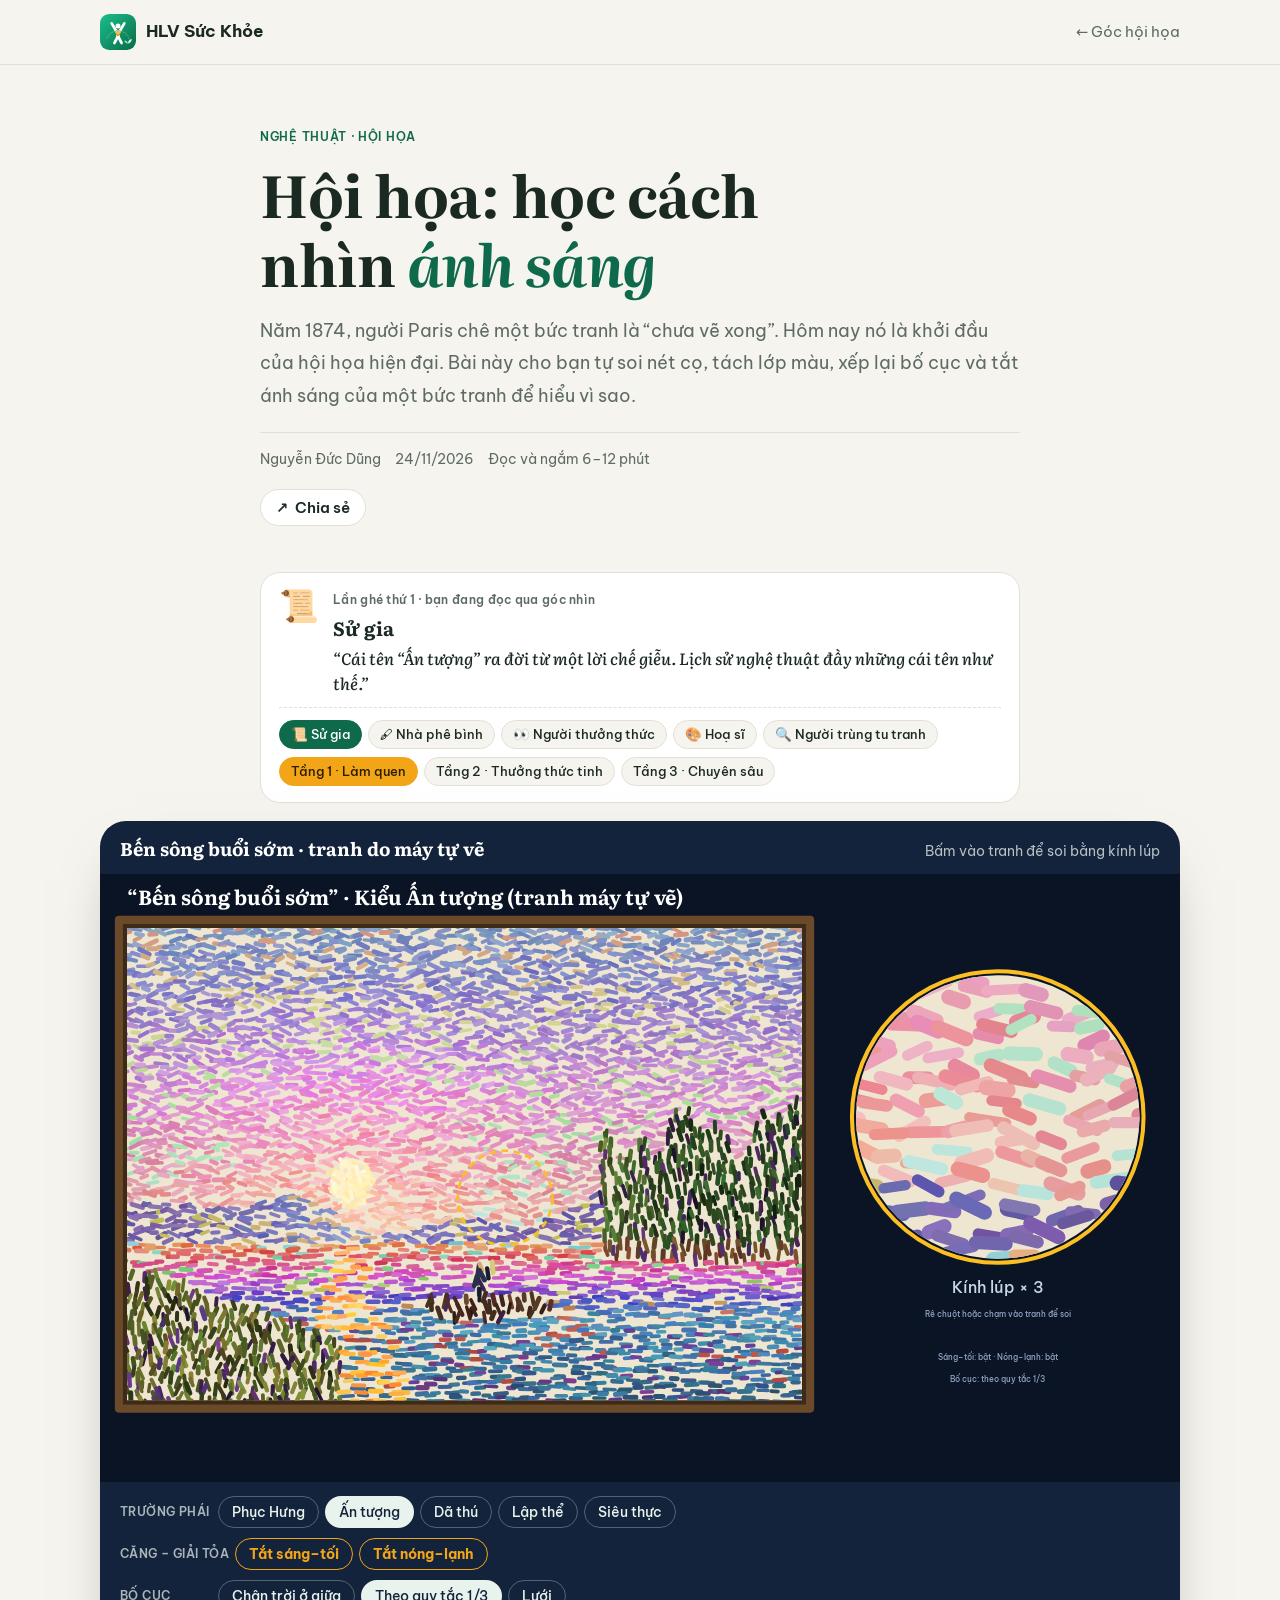
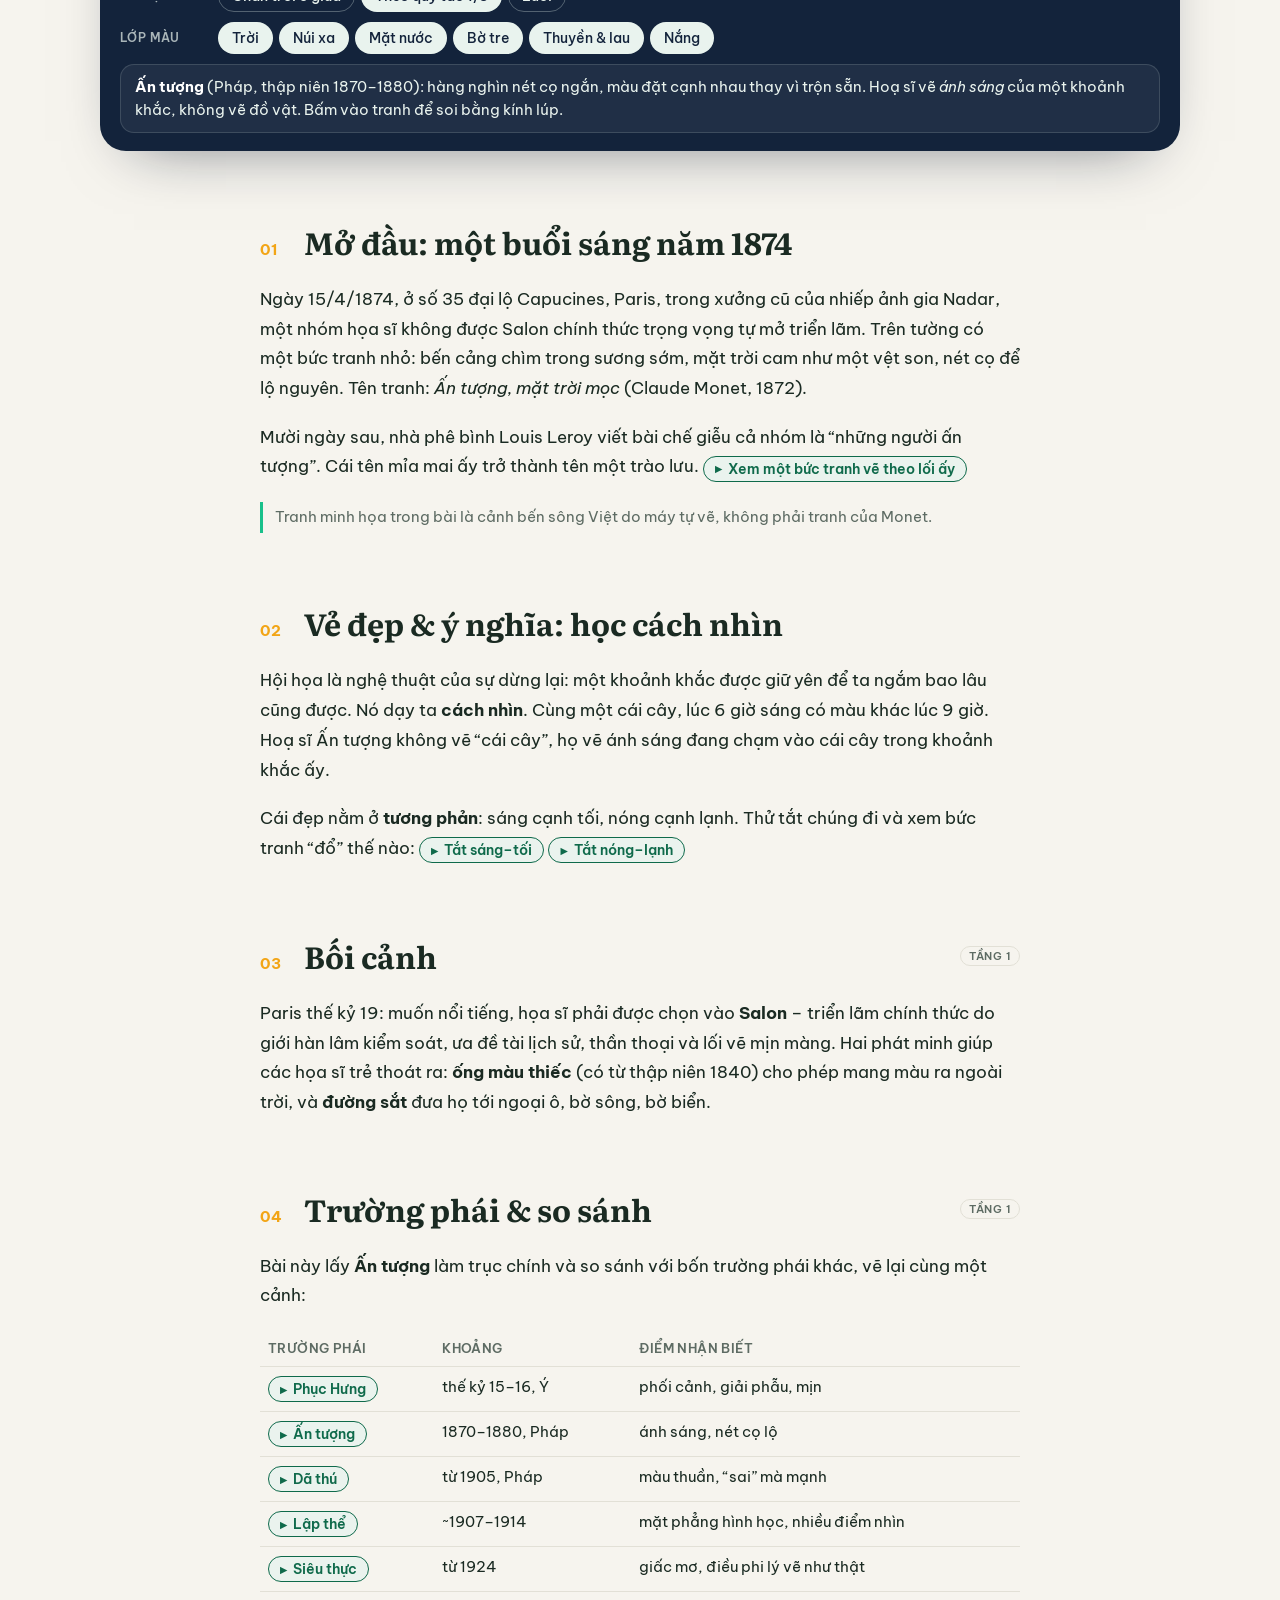
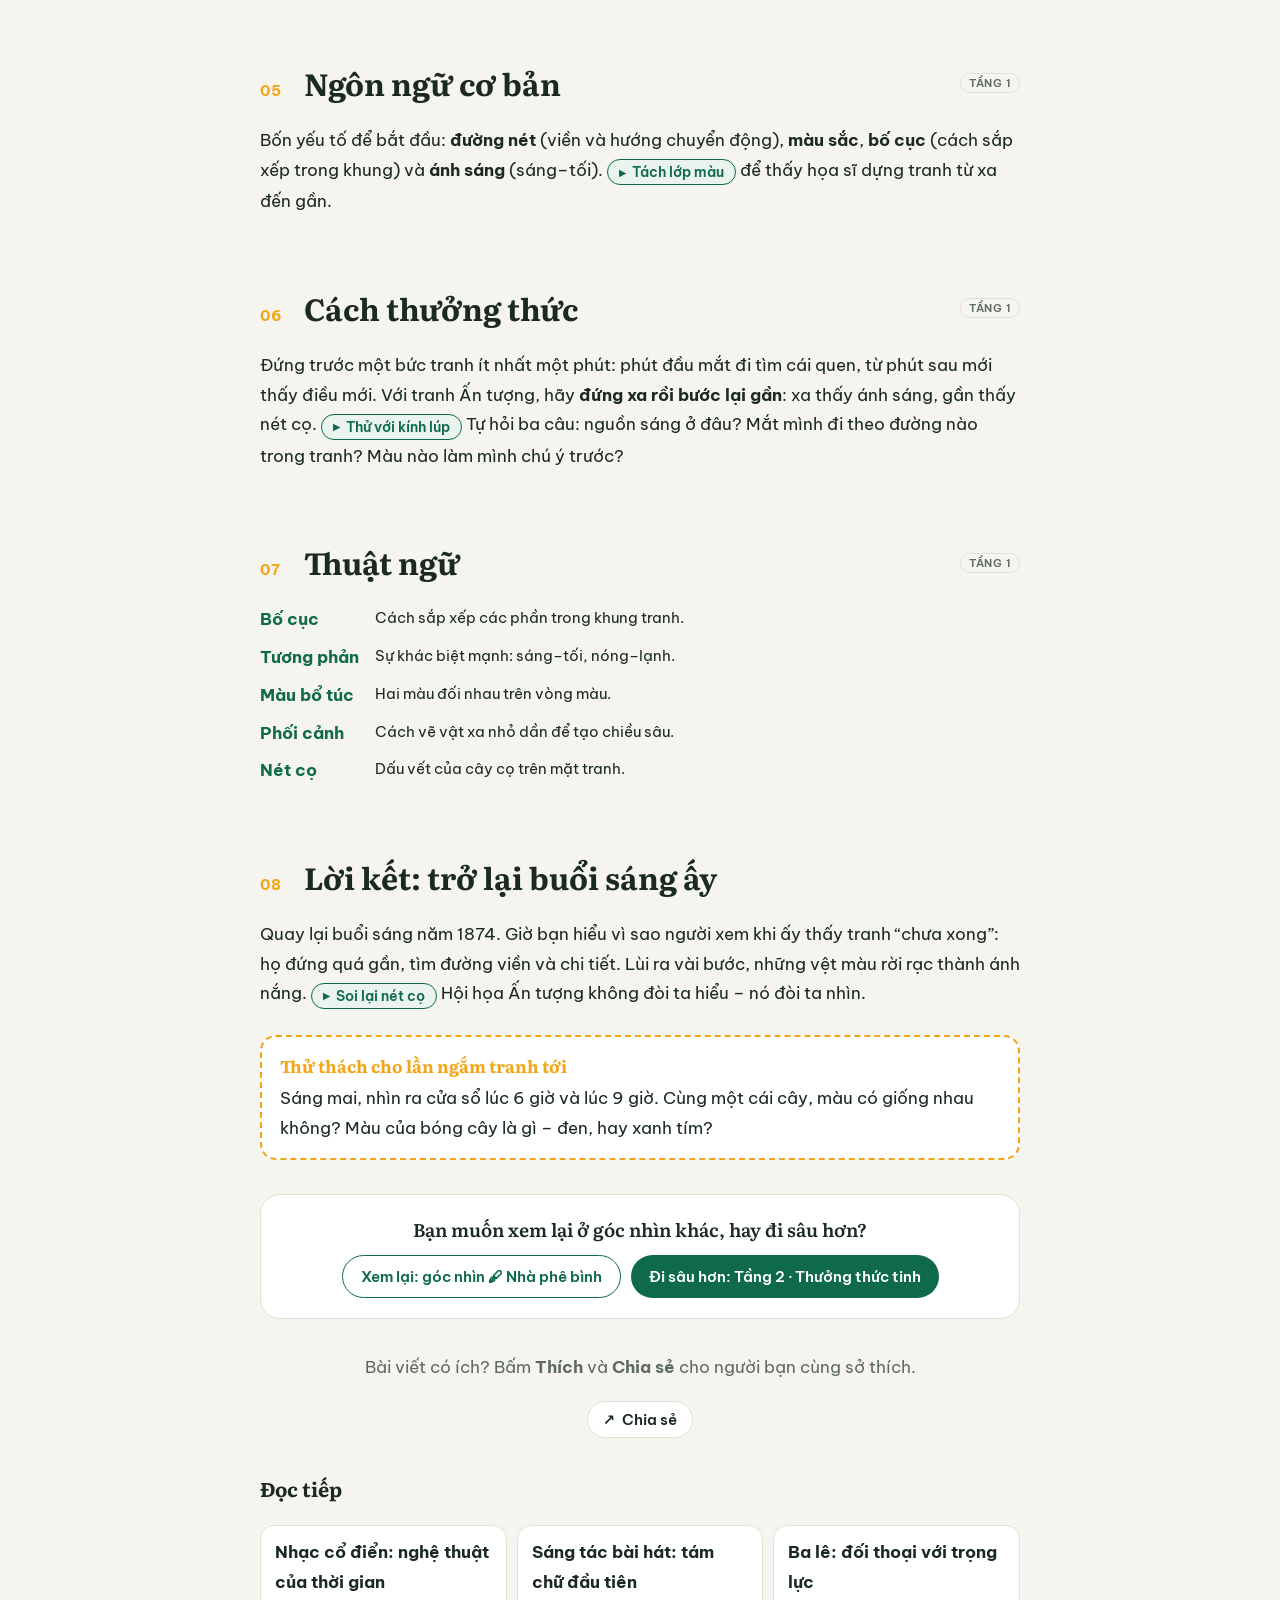
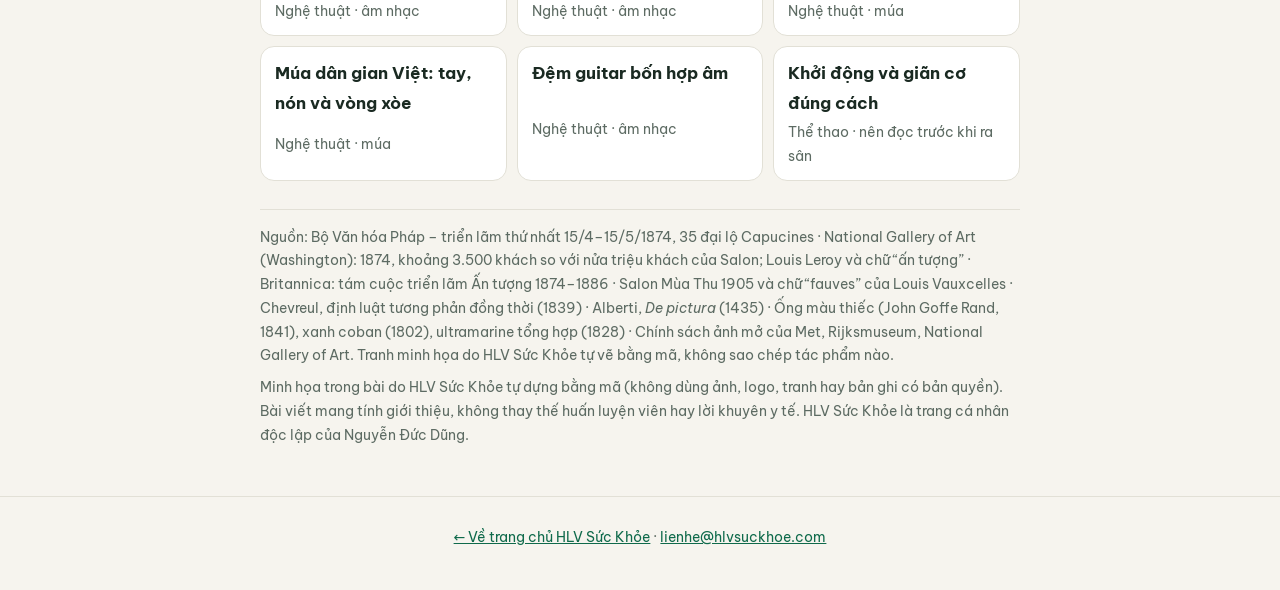
<file: bai-viet/hoi-hoa-cho-nguoi-moi.html>
<!DOCTYPE html>
<html lang="vi">
<head>
<!-- HLV Sức Khỏe – bài tương tác (24/11/2026). Trang này được sinh bởi tools/make_guides.py: sửa ở đó hoặc ở js/guides/hoi-hoa.js -->
<meta charset="utf-8">
<meta name="viewport" content="width=device-width,initial-scale=1">
<title>Hội họa cho người mới: học cách nhìn ánh sáng | HLV Sức Khỏe</title>
<meta name="description" content="Hội họa cho người chưa biết gì: cùng một cảnh bến sông vẽ theo Phục Hưng, Ấn tượng, Lập thể, Siêu thực; kính lúp soi nét cọ, tách lớp màu, đổi bố cục 1/3, tắt sáng–tối và nóng–lạnh để thấy tranh “đổ”.">
<meta name="theme-color" content="#0f6a4b">
<meta property="og:type" content="article">
<meta property="og:title" content="Hội họa: học cách nhìn ánh sáng">
<meta property="og:description" content="Một cảnh vẽ theo bốn trường phái, kính lúp soi nét cọ, tắt tương phản để thấy tranh “đổ”.">
<meta property="og:url" content="https://hlvsuckhoe.com/bai-viet/hoi-hoa-cho-nguoi-moi.html">
<meta property="og:image" content="https://hlvsuckhoe.com/img/og/hoi-hoa-cho-nguoi-moi.jpg">
<meta property="og:image:width" content="1200">
<meta property="og:image:height" content="630">
<meta property="og:image:alt" content="Hội họa: học cách nhìn ánh sáng">
<meta property="og:site_name" content="HLV Sức Khỏe">
<meta property="og:locale" content="vi_VN">
<meta name="twitter:card" content="summary_large_image">
<meta name="twitter:image" content="https://hlvsuckhoe.com/img/og/hoi-hoa-cho-nguoi-moi.jpg">
<link rel="canonical" href="https://hlvsuckhoe.com/bai-viet/hoi-hoa-cho-nguoi-moi.html">
<link rel="icon" href="../img/logo.svg" type="image/svg+xml">
<link rel="preconnect" href="https://fonts.googleapis.com">
<link rel="preconnect" href="https://fonts.gstatic.com" crossorigin>
<link href="https://fonts.googleapis.com/css2?family=Be+Vietnam+Pro:wght@400;500;600;700&family=Literata:ital,opsz,wght@0,7..72,500;0,7..72,700;1,7..72,500&display=swap" rel="stylesheet">
<link rel="stylesheet" href="../css/bai-viet.css">
<link rel="stylesheet" href="../css/guide.css">
</head>
<body>
<div class="progress" id="progress" aria-hidden="true"></div>
<header class="top">
  <div class="wrap nav">
    <a class="brand" href="../"><img src="../img/logo.svg" alt="">HLV Sức Khỏe</a>
    <a class="back" href="../#goc-nghe-thuat">← Góc hội họa</a>
  </div>
</header>

<main class="wrap">
  <div class="hero">
    <span class="kicker">Nghệ thuật · Hội họa</span>
    <h1>Hội họa: học cách nhìn <em>ánh sáng</em></h1>
    <p class="dek">Năm 1874, người Paris chê một bức tranh là “chưa vẽ xong”. Hôm nay nó là khởi đầu của hội họa hiện đại. Bài này cho bạn tự soi nét cọ, tách lớp màu, xếp lại bố cục và tắt ánh sáng của một bức tranh để hiểu vì sao.</p>
    <div class="meta"><span>Nguyễn Đức Dũng</span><span>24/11/2026</span><span>Đọc và ngắm 6–12 phút</span></div>
    <div class="post-actions" data-slug="hoi-hoa-cho-nguoi-moi"></div>
  </div>

  <div class="lensbar" id="lensBar" aria-label="Góc nhìn và tầng nội dung"></div>

  <section class="stage" id="stage" aria-labelledby="stageH">
    <div class="stage-head"><h2 id="stageH">Bến sông buổi sớm · tranh do máy tự vẽ</h2><p>Bấm vào tranh để soi bằng kính lúp</p></div>
    <div class="view" id="view"></div>
    <div class="tools" id="tools">
      <div class="row"><span class="lab">Trường phái</span><button type="button" data-style="ren" aria-pressed="false">Phục Hưng</button><button type="button" data-style="impr" aria-pressed="true">Ấn tượng</button><button type="button" data-style="fau" aria-pressed="false">Dã thú</button><button type="button" data-style="cub" aria-pressed="false">Lập thể</button><button type="button" data-style="sur" aria-pressed="false">Siêu thực</button></div><div class="row"><span class="lab">Căng – giải tỏa</span><button type="button" data-t="contrast" aria-pressed="false" class="hot">Tắt sáng–tối</button><button type="button" data-t="temp" aria-pressed="false" class="hot">Tắt nóng–lạnh</button></div><div class="row"><span class="lab">Bố cục</span><button type="button" data-comp="mid" aria-pressed="false">Chân trời ở giữa</button><button type="button" data-comp="third" aria-pressed="true">Theo quy tắc 1/3</button><button type="button" data-t="grid" aria-pressed="false">Lưới</button></div><div class="row"><span class="lab">Lớp màu</span><button type="button" data-layer="sky" aria-pressed="true">Trời</button><button type="button" data-layer="far" aria-pressed="true">Núi xa</button><button type="button" data-layer="water" aria-pressed="true">Mặt nước</button><button type="button" data-layer="mid" aria-pressed="true">Bờ tre</button><button type="button" data-layer="fore" aria-pressed="true">Thuyền & lau</button><button type="button" data-layer="light" aria-pressed="true">Nắng</button></div>
      <div class="readout" id="readout" aria-live="polite"></div>
    </div>
  </section>

  <article class="guide">
    <noscript><p>Hội họa: ngày 15/4/1874 nhóm họa sĩ Ấn tượng mở triển lãm đầu tiên ở Paris; bức "Ấn tượng, mặt trời mọc" của Monet (1872) cho cả trào lưu một cái tên. Bật JavaScript để xem tranh minh họa và các công cụ.</p></noscript>
    <div id="guide"></div>
    <p class="ask">Bài viết có ích? Bấm <b>Thích</b> và <b>Chia sẻ</b> cho người bạn cùng sở thích.</p>
    <div class="post-actions" data-slug="hoi-hoa-cho-nguoi-moi"></div>
    <h3 style="margin-top:2em">Đọc tiếp</h3>
    <div class="more"><a href="nhac-co-dien-cho-nguoi-moi.html"><b>Nhạc cổ điển: nghệ thuật của thời gian</b><span>Nghệ thuật · âm nhạc</span></a><a href="sang-tac-bai-hat-cho-nguoi-moi.html"><b>Sáng tác bài hát: tám chữ đầu tiên</b><span>Nghệ thuật · âm nhạc</span></a><a href="ba-le-cho-nguoi-moi.html"><b>Ba lê: đối thoại với trọng lực</b><span>Nghệ thuật · múa</span></a><a href="mua-dan-gian-viet-nam.html"><b>Múa dân gian Việt: tay, nón và vòng xòe</b><span>Nghệ thuật · múa</span></a><a href="dem-guitar-bon-hop-am.html"><b>Đệm guitar bốn hợp âm</b><span>Nghệ thuật · âm nhạc</span></a><a href="khoi-dong-va-gian-co-dung-cach.html"><b>Khởi động và giãn cơ đúng cách</b><span>Thể thao · nên đọc trước khi ra sân</span></a></div>
    <div class="src">
      <p>Nguồn: Bộ Văn hóa Pháp – triển lãm thứ nhất 15/4–15/5/1874, 35 đại lộ Capucines · National Gallery of Art (Washington): 1874, khoảng 3.500 khách so với nửa triệu khách của Salon; Louis Leroy và chữ “ấn tượng” · Britannica: tám cuộc triển lãm Ấn tượng 1874–1886 · Salon Mùa Thu 1905 và chữ “fauves” của Louis Vauxcelles · Chevreul, định luật tương phản đồng thời (1839) · Alberti, <i>De pictura</i> (1435) · Ống màu thiếc (John Goffe Rand, 1841), xanh coban (1802), ultramarine tổng hợp (1828) · Chính sách ảnh mở của Met, Rijksmuseum, National Gallery of Art. Tranh minh họa do HLV Sức Khỏe tự vẽ bằng mã, không sao chép tác phẩm nào.</p>
      <p>Minh họa trong bài do HLV Sức Khỏe tự dựng bằng mã (không dùng ảnh, logo, tranh hay bản ghi có bản quyền). Bài viết mang tính giới thiệu, không thay thế huấn luyện viên hay lời khuyên y tế. HLV Sức Khỏe là trang cá nhân độc lập của Nguyễn Đức Dũng.</p>
    </div>
  </article>
</main>

<footer>
  <div class="wrap"><a href="../">← Về trang chủ HLV Sức Khỏe</a> · <a href="mailto:lienhe@hlvsuckhoe.com">lienhe@hlvsuckhoe.com</a></div>
</footer>

<script>
(function(){var bar=document.getElementById('progress');function upd(){var h=document.documentElement;var max=h.scrollHeight-h.clientHeight;bar.style.width=(max>0?(h.scrollTop/max*100):0)+'%';}window.addEventListener('scroll',upd,{passive:true});upd();})();
</script>
<script src="../js/guides/hoi-hoa.js"></script>
<script src="../js/guide.js"></script>
<script src="../js/guides/stage-hoi-hoa.js" defer></script>
<script src="../js/config.js"></script>
<script src="../js/post-actions.js" defer></script>
<!-- Cloudflare Web Analytics (thống kê lượt xem, không cookie, không lưu IP) --><script type='module' src='https://static.cloudflareinsights.com/beacon.min.js' data-cf-beacon='{"token": "1dd877b5432a4181b42a4b65990cb60c"}'></script><!-- End Cloudflare Web Analytics -->
</body>
</html>
</file>
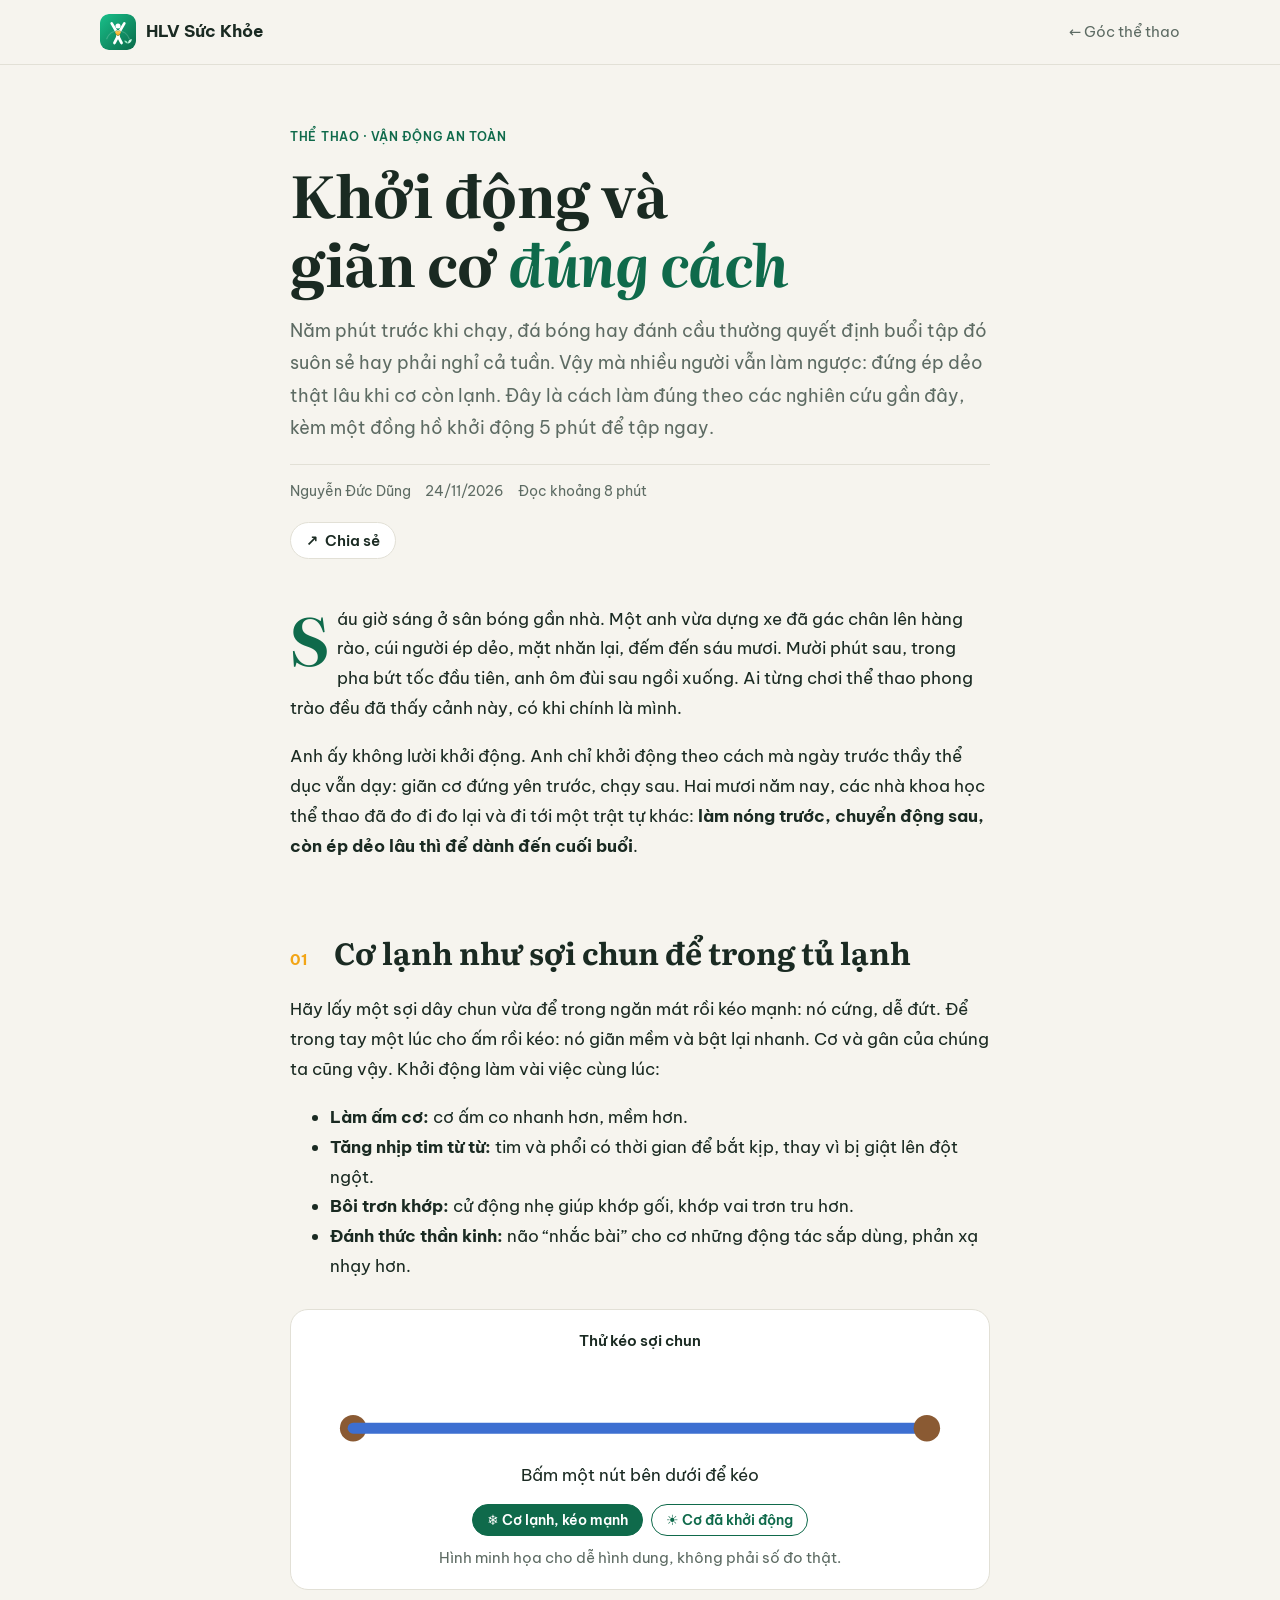
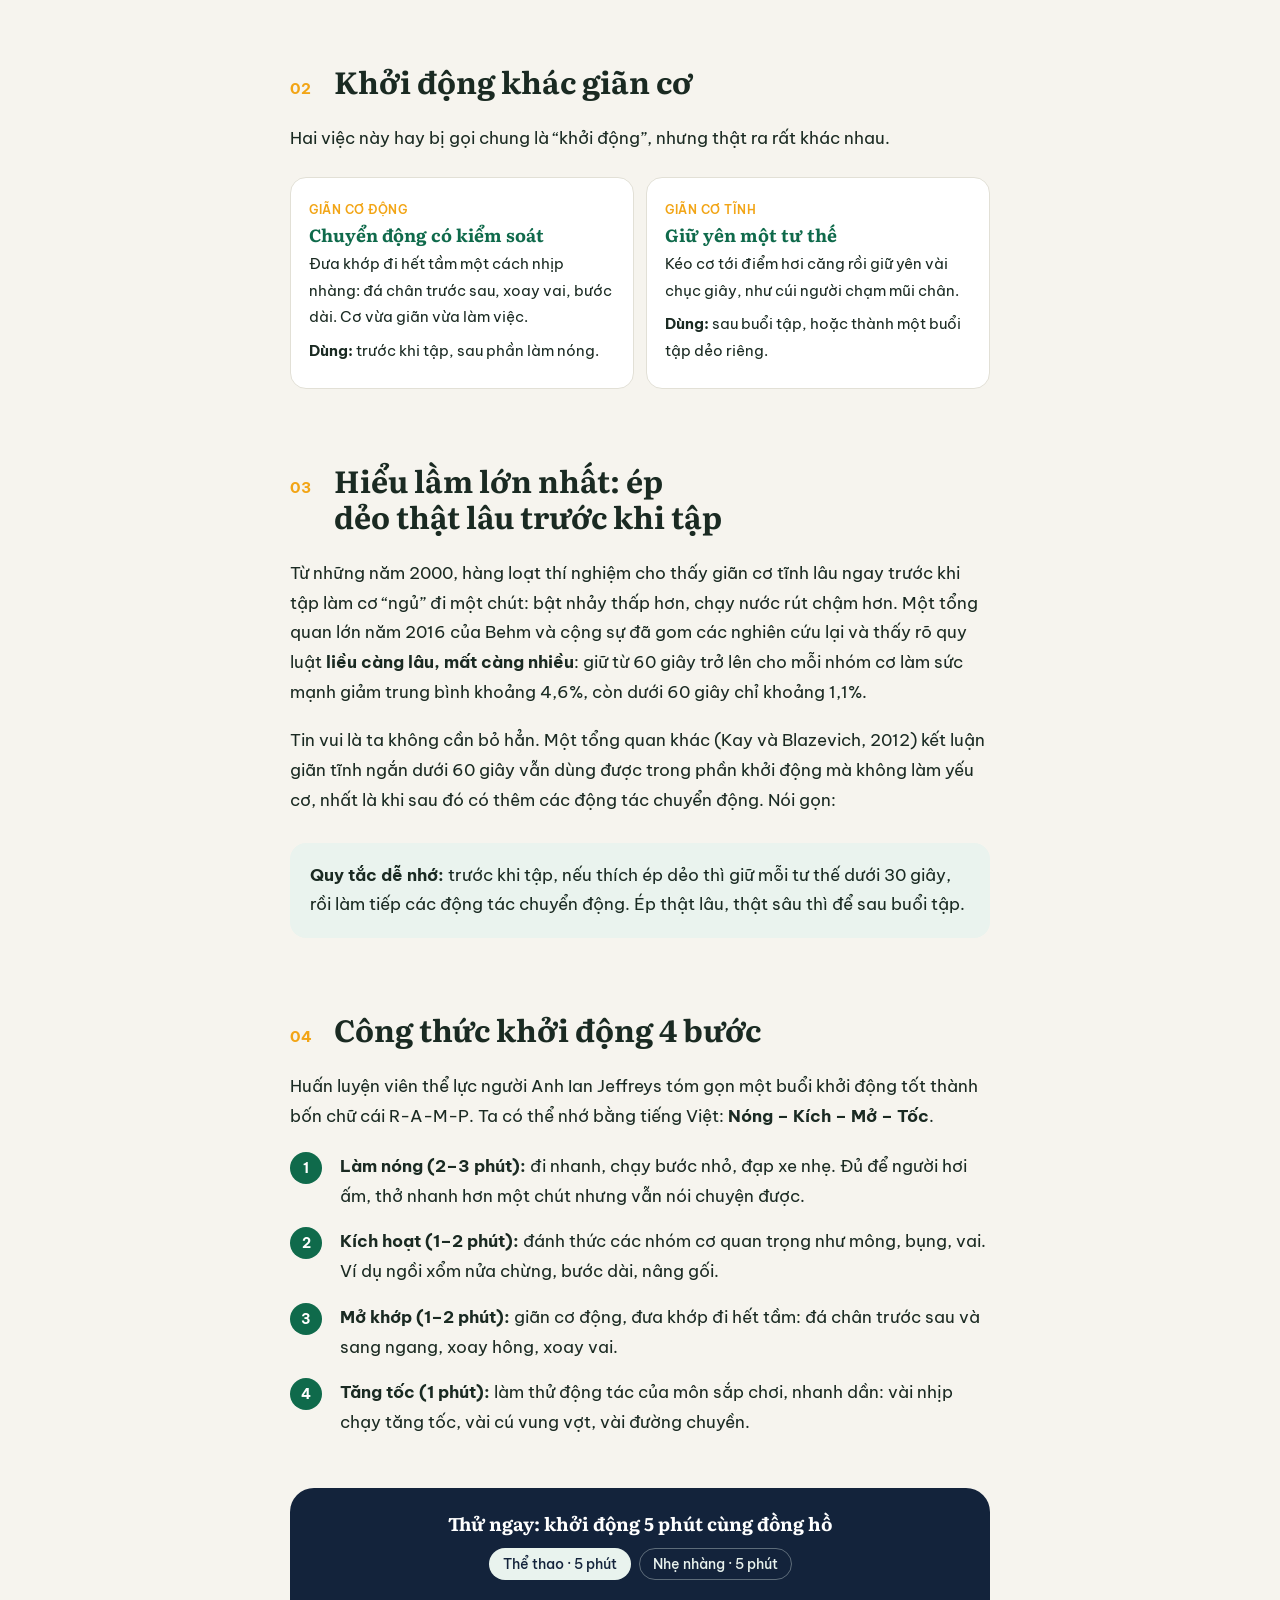
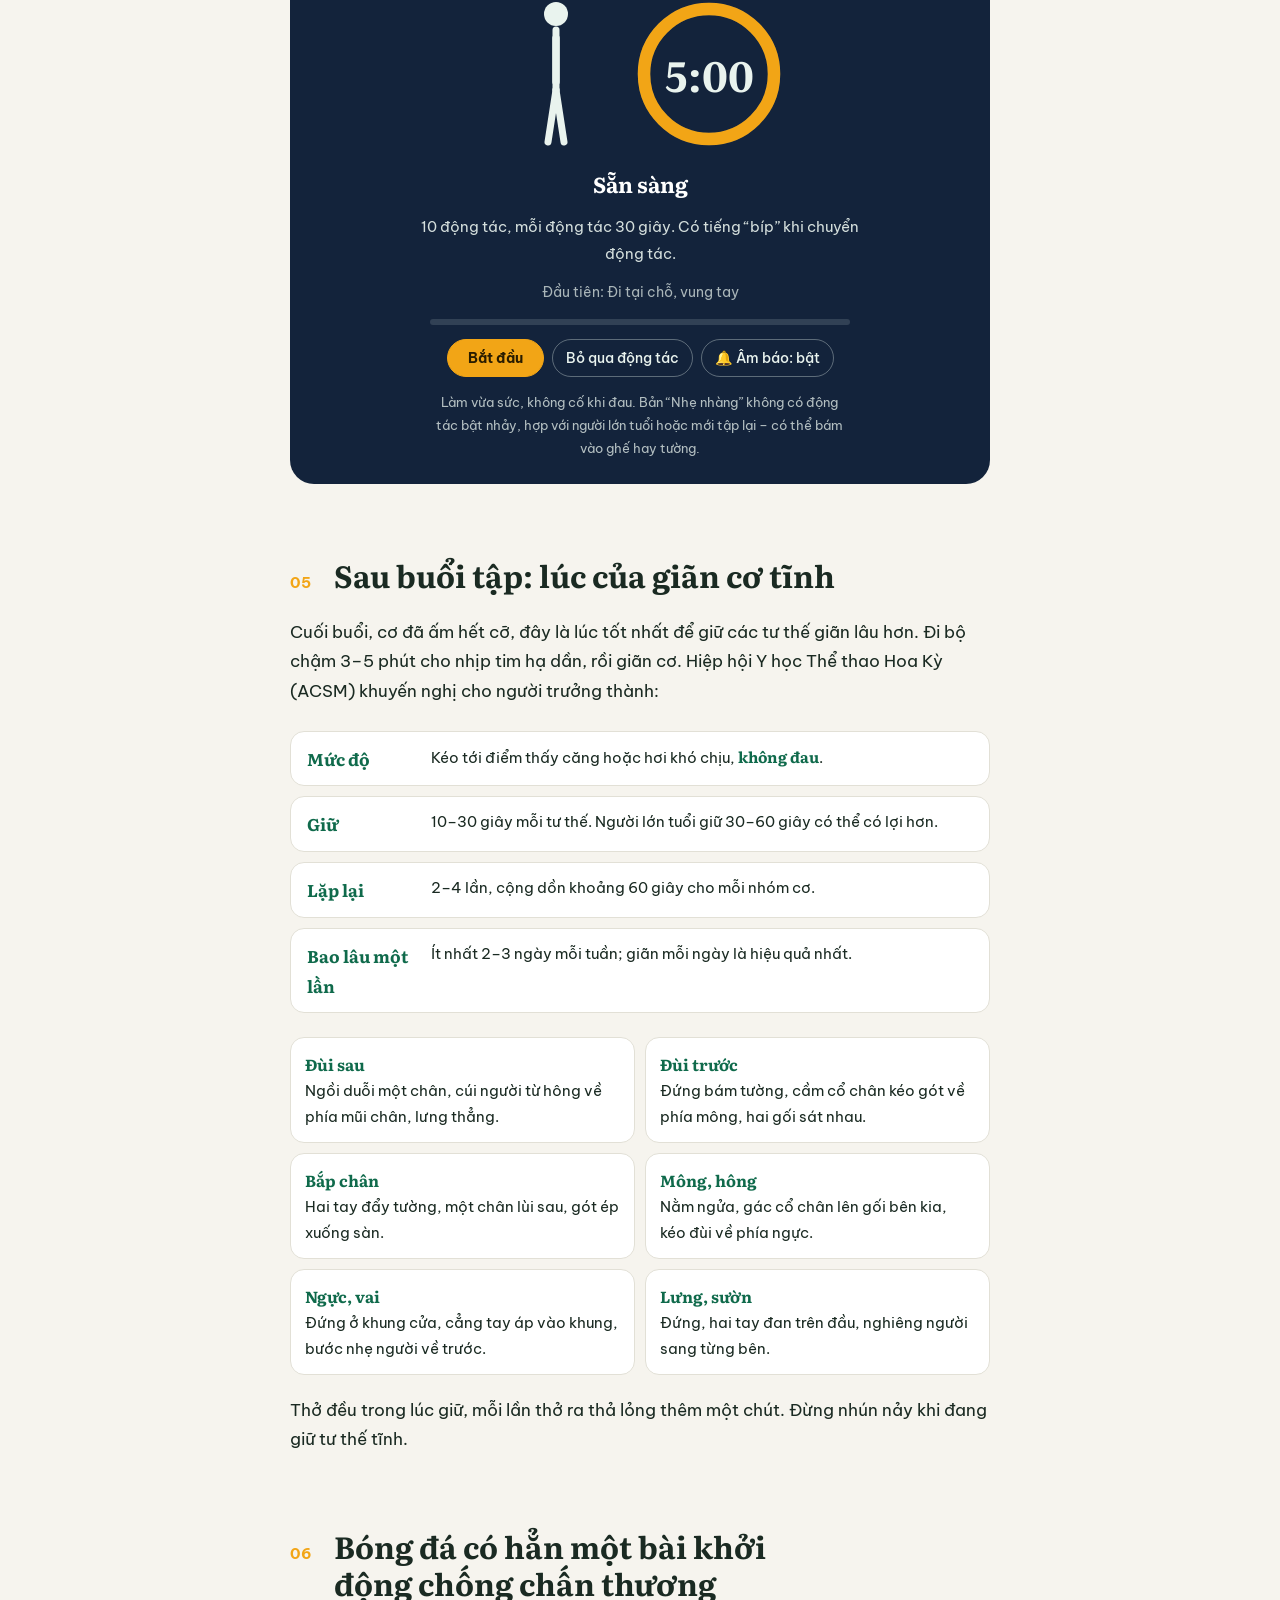
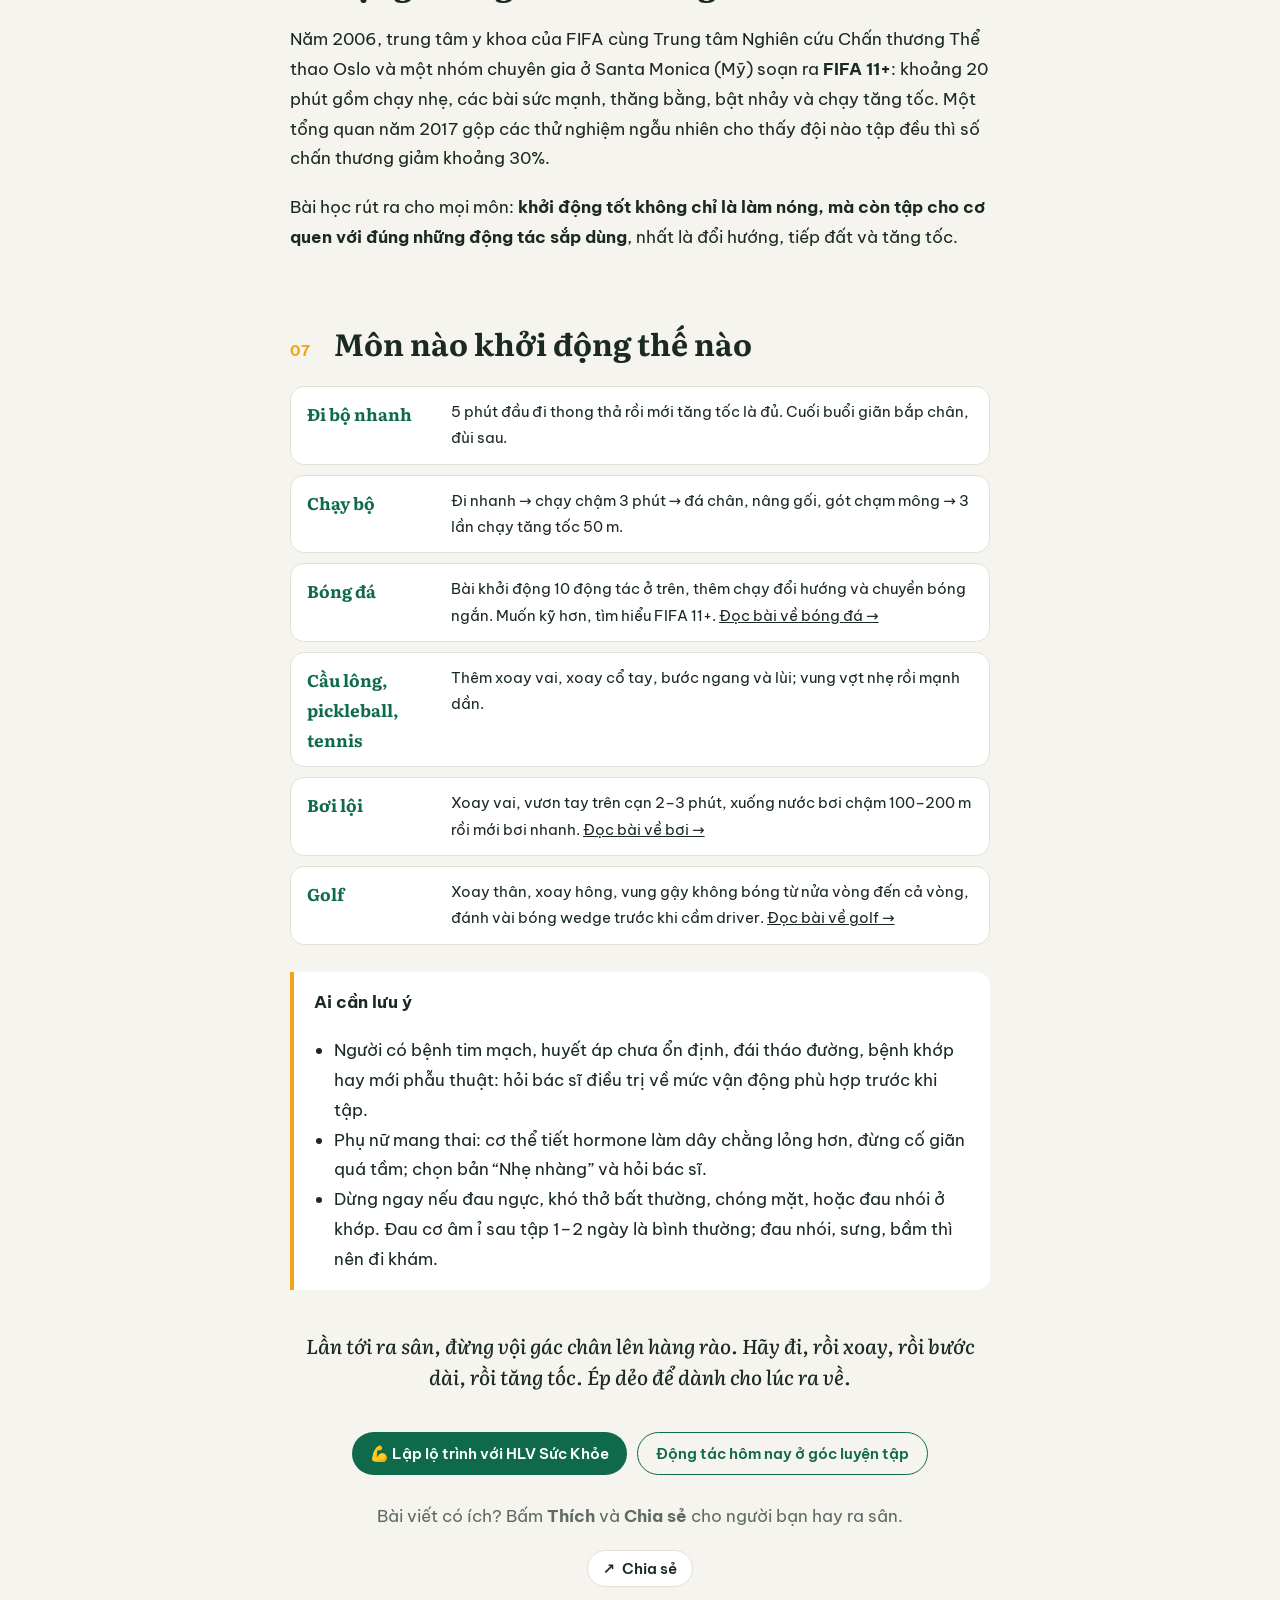
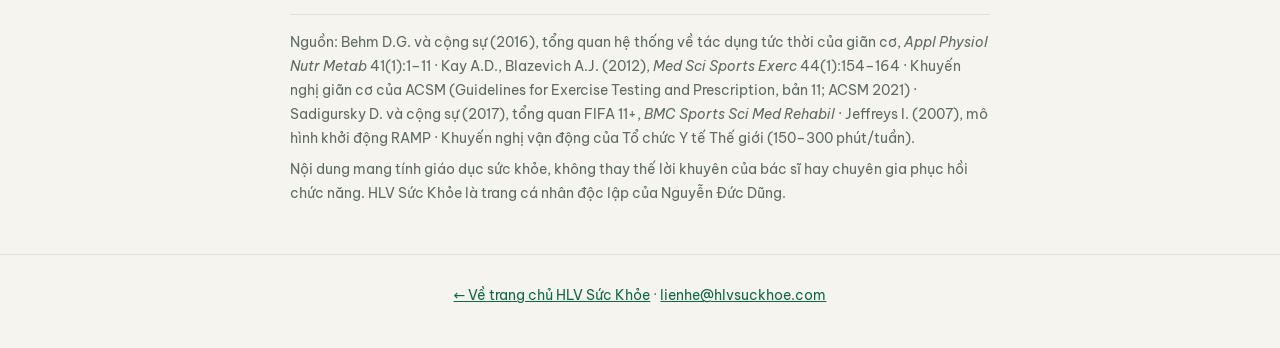
<file: bai-viet/khoi-dong-va-gian-co-dung-cach.html>
<!DOCTYPE html>
<html lang="vi">
<head>
<!-- HLV Sức Khỏe – bài viết góc Thể thao: Khởi động và giãn cơ đúng cách (24/11/2026) -->
<meta charset="utf-8">
<meta name="viewport" content="width=device-width,initial-scale=1">
<title>Khởi động và giãn cơ đúng cách: 5 phút trước, 5 phút sau | HLV Sức Khỏe</title>
<meta name="description" content="Vì sao không nên ép dẻo lâu khi cơ còn lạnh, công thức khởi động 4 bước (làm nóng – kích hoạt – mở khớp – tăng tốc), giãn cơ sau tập theo khuyến nghị ACSM, và đồng hồ khởi động 5 phút để tập ngay.">
<meta name="theme-color" content="#0f6a4b">
<meta property="og:type" content="article">
<meta property="og:title" content="Khởi động và giãn cơ đúng cách">
<meta property="og:description" content="Đừng ép dẻo khi cơ còn lạnh. Công thức khởi động 4 bước, giãn cơ sau tập, và đồng hồ 5 phút để tập ngay.">
<meta property="og:url" content="https://hlvsuckhoe.com/bai-viet/khoi-dong-va-gian-co-dung-cach.html">
<meta property="og:image" content="https://hlvsuckhoe.com/img/og/khoi-dong-va-gian-co-dung-cach.jpg">
<meta property="og:image:width" content="1200">
<meta property="og:image:height" content="630">
<meta property="og:image:alt" content="Khởi động và giãn cơ đúng cách">
<meta property="og:site_name" content="HLV Sức Khỏe">
<meta property="og:locale" content="vi_VN">
<meta name="twitter:card" content="summary_large_image">
<meta name="twitter:image" content="https://hlvsuckhoe.com/img/og/khoi-dong-va-gian-co-dung-cach.jpg">
<link rel="canonical" href="https://hlvsuckhoe.com/bai-viet/khoi-dong-va-gian-co-dung-cach.html">
<link rel="icon" href="../img/logo.svg" type="image/svg+xml">
<link rel="preconnect" href="https://fonts.googleapis.com">
<link rel="preconnect" href="https://fonts.gstatic.com" crossorigin>
<link href="https://fonts.googleapis.com/css2?family=Be+Vietnam+Pro:wght@400;500;600;700&family=Literata:ital,opsz,wght@0,7..72,500;0,7..72,700;1,7..72,500&display=swap" rel="stylesheet">
<link rel="stylesheet" href="../css/bai-viet.css">
<style>
/* so sánh hai kiểu giãn cơ */
.vs{display:grid;grid-template-columns:1fr 1fr;gap:12px;margin:1.4em 0}
.vs>div{background:var(--card);border:1px solid var(--line);border-radius:16px;padding:16px 18px}
.vs h3{font-size:1.1rem;margin-bottom:6px;color:var(--forest)}
.vs p{font-size:.94rem;margin:0 0 .5em}
.vs .when{font:600 .78rem var(--body);letter-spacing:.5px;text-transform:uppercase;color:var(--sun)}
@media (max-width:600px){.vs{grid-template-columns:1fr}}
/* thước dây chun */
.band{background:var(--card);border:1px solid var(--line);border-radius:18px;padding:18px;margin:1.6em 0}
.band svg{width:100%;height:auto;display:block}
.band .row{display:flex;gap:8px;flex-wrap:wrap;justify-content:center;margin-top:10px}
.band button{border:1.5px solid var(--forest);background:transparent;color:var(--forest);border-radius:999px;padding:6px 14px;font:600 .88rem var(--body);cursor:pointer}
.band button[aria-pressed="true"]{background:var(--forest);color:#fff}
.band p{font-size:.93rem;color:var(--muted);text-align:center;margin:.6em 0 0}
/* đồng hồ khởi động */
.wu{background:var(--night);color:#e9f3ee;border-radius:24px;padding:24px 20px;margin:2em 0;display:grid;gap:14px;justify-items:center;text-align:center}
.wu h3{color:#fff;font-size:1.15rem}
.wu-main{display:grid;grid-template-columns:auto auto;gap:18px;align-items:center;justify-content:center}
.wu-ring{position:relative;width:150px;height:150px}
.wu-ring svg{width:100%;height:100%;transform:rotate(-90deg)}
.wu-ring .bg{fill:none;stroke:rgba(233,243,238,.14);stroke-width:10}
.wu-ring .fg{fill:none;stroke:var(--sun);stroke-width:10;stroke-linecap:round;transition:stroke-dashoffset .95s linear}
.wu-ring .n{position:absolute;inset:0;display:grid;place-items:center;font:700 2.6rem var(--display)}
.wu-ring .n small{display:block;font:500 .8rem var(--body);opacity:.75;margin-top:-6px}
.fig{width:120px;height:160px}
.fig line,.fig path{stroke:#e9f3ee;stroke-width:7;stroke-linecap:round;fill:none}
.fig circle{fill:#e9f3ee}
.fig g{transform-box:view-box}
.fig .arm{transform-origin:60px 44px}.fig .leg{transform-origin:60px 96px}.fig .bd{transform-origin:60px 150px}
.wu-name{font:700 1.35rem var(--display);color:#fff;margin:0}
.wu-how{max-width:30em;font-size:.95rem;opacity:.9;margin:0}
.wu-next{font-size:.85rem;opacity:.7;margin:0}
.wu-bar{width:min(420px,90%);height:6px;border-radius:99px;background:rgba(233,243,238,.14);overflow:hidden}
.wu-bar i{display:block;height:100%;width:0;background:#7af0c2;transition:width .4s}
.wu .opts{display:flex;gap:8px;flex-wrap:wrap;justify-content:center}
.wu .opts button,.wu .ctl button{border:1px solid rgba(233,243,238,.35);background:transparent;color:#e9f3ee;border-radius:999px;padding:6px 13px;font:500 .88rem var(--body);cursor:pointer}
.wu .opts button[aria-pressed="true"]{background:#e9f3ee;color:var(--night)}
.wu .ctl{display:flex;gap:8px;flex-wrap:wrap;justify-content:center}
.wu .ctl .go{background:var(--sun);color:#2a1d00;border-color:var(--sun);font-weight:700;padding:9px 20px}
.wu .fine{font-size:.82rem;opacity:.75;max-width:32em;margin:0}
@media (max-width:520px){.wu-main{grid-template-columns:1fr}.fig{margin:0 auto}}
/* động tác khi chuyển động */
@keyframes swA{0%,100%{transform:rotate(-28deg)}50%{transform:rotate(28deg)}}
@keyframes swB{0%,100%{transform:rotate(28deg)}50%{transform:rotate(-28deg)}}
@keyframes knee{0%,100%{transform:rotate(0)}50%{transform:rotate(-70deg) scaleY(.7)}}
@keyframes knee2{0%,100%{transform:rotate(70deg) scaleY(.7)}50%{transform:rotate(0)}}
@keyframes circL{to{transform:rotate(-360deg)}}@keyframes circR{to{transform:rotate(360deg)}}
@keyframes hip{0%,100%{transform:translateX(-7px) rotate(-3deg)}50%{transform:translateX(7px) rotate(3deg)}}
@keyframes legFB{0%,100%{transform:rotate(-38deg)}50%{transform:rotate(26deg)}}
@keyframes legSide{0%,100%{transform:rotate(0)}50%{transform:rotate(-34deg)}}
@keyframes squat{0%,100%{transform:scaleY(1)}50%{transform:scaleY(.8)}}
@keyframes armUp{0%,100%{transform:rotate(-20deg)}50%{transform:rotate(-80deg)}}
@keyframes armUp2{0%,100%{transform:rotate(20deg)}50%{transform:rotate(80deg)}}
@keyframes twist{0%,100%{transform:scaleY(.86) skewX(-6deg)}50%{transform:scaleY(.86) skewX(6deg)}}
@keyframes kick{0%,100%{transform:scaleY(1)}50%{transform:scaleY(-.35)}}
@keyframes kick2{0%,100%{transform:scaleY(-.35)}50%{transform:scaleY(1)}}
@keyframes bounce{0%,100%{transform:translateY(0)}50%{transform:translateY(-8px)}}
@keyframes jackA{0%,100%{transform:rotate(-15deg)}50%{transform:rotate(-155deg)}}
@keyframes jackB{0%,100%{transform:rotate(15deg)}50%{transform:rotate(155deg)}}
@keyframes jackL{0%,100%{transform:rotate(-5deg)}50%{transform:rotate(-22deg)}}
@keyframes jackR{0%,100%{transform:rotate(5deg)}50%{transform:rotate(22deg)}}
.fig.on.march .arm.l{animation:swA 1s ease-in-out infinite}.fig.on.march .arm.r{animation:swB 1s ease-in-out infinite}
.fig.on.march .leg.l{animation:knee 1s ease-in-out infinite}.fig.on.march .leg.r{animation:knee2 1s ease-in-out infinite}
.fig.on.knee .leg.l{animation:knee 1.4s ease-in-out infinite}.fig.on.knee .leg.r{animation:knee2 1.4s ease-in-out infinite}.fig.on.knee .arm.l{animation:swB 1.4s ease-in-out infinite}.fig.on.knee .arm.r{animation:swA 1.4s ease-in-out infinite}
.fig.on.arms .arm.l{animation:circL 2s linear infinite}.fig.on.arms .arm.r{animation:circR 2s linear infinite}
.fig.on.hip .bd{animation:hip 2.4s ease-in-out infinite}
.fig.on.swing .leg.l{animation:legFB 1.6s ease-in-out infinite}.fig.on.swing .arm.r{transform:rotate(80deg)}
.fig.on.side .leg.l{animation:legSide 1.6s ease-in-out infinite}.fig.on.side .arm.r{transform:rotate(80deg)}
.fig.on.squat .bd{animation:squat 2.4s ease-in-out infinite}.fig.on.squat .arm.l{animation:armUp 2.4s ease-in-out infinite}.fig.on.squat .arm.r{animation:armUp2 2.4s ease-in-out infinite}
.fig.on.lunge .bd{animation:twist 2.8s ease-in-out infinite}.fig.on.lunge .arm.l{transform:rotate(-70deg)}.fig.on.lunge .arm.r{transform:rotate(70deg)}
.fig.on.kick .leg.l{transform-origin:60px 120px;animation:kick .8s ease-in-out infinite}.fig.on.kick .leg.r{transform-origin:60px 120px;animation:kick2 .8s ease-in-out infinite}
.fig.on.pogo .bd{animation:bounce .45s ease-in-out infinite}.fig.on.pogo .arm.l{animation:swA .45s ease-in-out infinite}.fig.on.pogo .arm.r{animation:swB .45s ease-in-out infinite}
.fig.on.jack .bd{animation:bounce .9s ease-in-out infinite}.fig.on.jack .arm.l{animation:jackA .9s ease-in-out infinite}.fig.on.jack .arm.r{animation:jackB .9s ease-in-out infinite}.fig.on.jack .leg.l{animation:jackL .9s ease-in-out infinite}.fig.on.jack .leg.r{animation:jackR .9s ease-in-out infinite}
.fig.on.reach .arm.l{animation:armUp 2.6s ease-in-out infinite}.fig.on.reach .arm.r{animation:armUp2 2.6s ease-in-out infinite}.fig.on.reach .bd{animation:hip 5.2s ease-in-out infinite}
@media (prefers-reduced-motion:reduce){.fig *{animation:none!important}}
/* bảng theo môn */
.sports{display:grid;gap:10px;margin:1.4em 0}
.sports a,.sports div{display:grid;grid-template-columns:130px 1fr;gap:14px;background:var(--card);border:1px solid var(--line);border-radius:14px;padding:12px 16px;text-decoration:none;color:inherit}
.sports a:hover{border-color:var(--forest)}
.sports b{font-family:var(--display);color:var(--forest)}
.sports span{font-size:.94rem}
@media (max-width:520px){.sports a,.sports div{grid-template-columns:1fr;gap:2px}}
.stretch{display:grid;grid-template-columns:repeat(2,1fr);gap:10px;margin:1.2em 0}
.stretch div{background:var(--card);border:1px solid var(--line);border-radius:14px;padding:12px 14px;font-size:.93rem}
.stretch b{display:block;font-family:var(--display);color:var(--forest);font-size:1rem}
@media (max-width:560px){.stretch{grid-template-columns:1fr}}
</style>
</head>
<body>
<div class="progress" id="progress" aria-hidden="true"></div>
<header class="top">
  <div class="wrap nav">
    <a class="brand" href="../"><img src="../img/logo.svg" alt="">HLV Sức Khỏe</a>
    <a class="back" href="../#goc-the-thao">← Góc thể thao</a>
  </div>
</header>

<main class="wrap">
  <div class="hero">
    <span class="kicker">Thể thao · Vận động an toàn</span>
    <h1>Khởi động và giãn cơ <em>đúng cách</em></h1>
    <p class="dek">Năm phút trước khi chạy, đá bóng hay đánh cầu thường quyết định buổi tập đó suôn sẻ hay phải nghỉ cả tuần. Vậy mà nhiều người vẫn làm ngược: đứng ép dẻo thật lâu khi cơ còn lạnh. Đây là cách làm đúng theo các nghiên cứu gần đây, kèm một đồng hồ khởi động 5 phút để tập ngay.</p>
    <div class="meta"><span>Nguyễn Đức Dũng</span><span>24/11/2026</span><span>Đọc khoảng 8 phút</span></div>
    <div class="post-actions" data-slug="khoi-dong-va-gian-co-dung-cach"></div>
  </div>

  <article>
    <p class="dropcap">Sáu giờ sáng ở sân bóng gần nhà. Một anh vừa dựng xe đã gác chân lên hàng rào, cúi người ép dẻo, mặt nhăn lại, đếm đến sáu mươi. Mười phút sau, trong pha bứt tốc đầu tiên, anh ôm đùi sau ngồi xuống. Ai từng chơi thể thao phong trào đều đã thấy cảnh này, có khi chính là mình.</p>
    <p>Anh ấy không lười khởi động. Anh chỉ khởi động theo cách mà ngày trước thầy thể dục vẫn dạy: giãn cơ đứng yên trước, chạy sau. Hai mươi năm nay, các nhà khoa học thể thao đã đo đi đo lại và đi tới một trật tự khác: <b>làm nóng trước, chuyển động sau, còn ép dẻo lâu thì để dành đến cuối buổi</b>.</p>

    <h2><span class="no">01</span>Cơ lạnh như sợi chun để trong tủ lạnh</h2>
    <p>Hãy lấy một sợi dây chun vừa để trong ngăn mát rồi kéo mạnh: nó cứng, dễ đứt. Để trong tay một lúc cho ấm rồi kéo: nó giãn mềm và bật lại nhanh. Cơ và gân của chúng ta cũng vậy. Khởi động làm vài việc cùng lúc:</p>
    <ul>
      <li><b>Làm ấm cơ:</b> cơ ấm co nhanh hơn, mềm hơn.</li>
      <li><b>Tăng nhịp tim từ từ:</b> tim và phổi có thời gian để bắt kịp, thay vì bị giật lên đột ngột.</li>
      <li><b>Bôi trơn khớp:</b> cử động nhẹ giúp khớp gối, khớp vai trơn tru hơn.</li>
      <li><b>Đánh thức thần kinh:</b> não “nhắc bài” cho cơ những động tác sắp dùng, phản xạ nhạy hơn.</li>
    </ul>

    <div class="band" aria-labelledby="bandH">
      <p id="bandH" style="margin:0 0 8px;color:var(--ink);font-weight:600">Thử kéo sợi chun</p>
      <svg viewBox="0 0 600 120" role="img" aria-label="Sợi chun lạnh và sợi chun ấm khi bị kéo">
        <circle cx="40" cy="60" r="12" fill="#8a5a33"/>
        <path id="bandPath" d="M40 60 Q300 60 560 60" stroke="#3d6fd1" stroke-width="10" fill="none" stroke-linecap="round"/>
        <circle id="bandEnd" cx="560" cy="60" r="12" fill="#8a5a33"/>
        <text id="bandTxt" x="300" y="108" text-anchor="middle" font-family="Be Vietnam Pro, sans-serif" font-size="15" fill="currentColor"></text>
      </svg>
      <div class="row" role="group" aria-label="Chọn trạng thái">
        <button type="button" data-b="cold" aria-pressed="true">❄ Cơ lạnh, kéo mạnh</button>
        <button type="button" data-b="warm" aria-pressed="false">☀ Cơ đã khởi động</button>
      </div>
      <p>Hình minh họa cho dễ hình dung, không phải số đo thật.</p>
    </div>

    <h2><span class="no">02</span>Khởi động khác giãn cơ</h2>
    <p>Hai việc này hay bị gọi chung là “khởi động”, nhưng thật ra rất khác nhau.</p>
    <div class="vs">
      <div><span class="when">Giãn cơ động</span><h3>Chuyển động có kiểm soát</h3><p>Đưa khớp đi hết tầm một cách nhịp nhàng: đá chân trước sau, xoay vai, bước dài. Cơ vừa giãn vừa làm việc.</p><p><b>Dùng:</b> trước khi tập, sau phần làm nóng.</p></div>
      <div><span class="when">Giãn cơ tĩnh</span><h3>Giữ yên một tư thế</h3><p>Kéo cơ tới điểm hơi căng rồi giữ yên vài chục giây, như cúi người chạm mũi chân.</p><p><b>Dùng:</b> sau buổi tập, hoặc thành một buổi tập dẻo riêng.</p></div>
    </div>

    <h2><span class="no">03</span>Hiểu lầm lớn nhất: ép dẻo thật lâu trước khi tập</h2>
    <p>Từ những năm 2000, hàng loạt thí nghiệm cho thấy giãn cơ tĩnh lâu ngay trước khi tập làm cơ “ngủ” đi một chút: bật nhảy thấp hơn, chạy nước rút chậm hơn. Một tổng quan lớn năm 2016 của Behm và cộng sự đã gom các nghiên cứu lại và thấy rõ quy luật <b>liều càng lâu, mất càng nhiều</b>: giữ từ 60 giây trở lên cho mỗi nhóm cơ làm sức mạnh giảm trung bình khoảng 4,6%, còn dưới 60 giây chỉ khoảng 1,1%.</p>
    <p>Tin vui là ta không cần bỏ hẳn. Một tổng quan khác (Kay và Blazevich, 2012) kết luận giãn tĩnh ngắn dưới 60 giây vẫn dùng được trong phần khởi động mà không làm yếu cơ, nhất là khi sau đó có thêm các động tác chuyển động. Nói gọn:</p>
    <div class="note"><p><b>Quy tắc dễ nhớ:</b> trước khi tập, nếu thích ép dẻo thì giữ mỗi tư thế dưới 30 giây, rồi làm tiếp các động tác chuyển động. Ép thật lâu, thật sâu thì để sau buổi tập.</p></div>

    <h2><span class="no">04</span>Công thức khởi động 4 bước</h2>
    <p>Huấn luyện viên thể lực người Anh Ian Jeffreys tóm gọn một buổi khởi động tốt thành bốn chữ cái R-A-M-P. Ta có thể nhớ bằng tiếng Việt: <b>Nóng – Kích – Mở – Tốc</b>.</p>
    <ol class="steps">
      <li><b>Làm nóng (2–3 phút):</b> đi nhanh, chạy bước nhỏ, đạp xe nhẹ. Đủ để người hơi ấm, thở nhanh hơn một chút nhưng vẫn nói chuyện được.</li>
      <li><b>Kích hoạt (1–2 phút):</b> đánh thức các nhóm cơ quan trọng như mông, bụng, vai. Ví dụ ngồi xổm nửa chừng, bước dài, nâng gối.</li>
      <li><b>Mở khớp (1–2 phút):</b> giãn cơ động, đưa khớp đi hết tầm: đá chân trước sau và sang ngang, xoay hông, xoay vai.</li>
      <li><b>Tăng tốc (1 phút):</b> làm thử động tác của môn sắp chơi, nhanh dần: vài nhịp chạy tăng tốc, vài cú vung vợt, vài đường chuyền.</li>
    </ol>

    <div class="wu" aria-labelledby="wuH">
      <h3 id="wuH">Thử ngay: khởi động 5 phút cùng đồng hồ</h3>
      <div class="opts" role="group" aria-label="Chọn bài khởi động">
        <button type="button" data-set="sport" aria-pressed="true">Thể thao · 5 phút</button>
        <button type="button" data-set="gentle" aria-pressed="false">Nhẹ nhàng · 5 phút</button>
      </div>
      <div class="wu-main">
        <svg class="fig" id="fig" viewBox="0 0 120 160" aria-hidden="true">
          <g class="bd">
            <circle cx="60" cy="20" r="12"/>
            <line x1="60" y1="36" x2="60" y2="96"/>
            <g class="arm l"><line x1="60" y1="44" x2="60" y2="88"/></g>
            <g class="arm r"><line x1="60" y1="44" x2="60" y2="88"/></g>
            <g class="leg l"><path d="M60 96 L52 148"/></g>
            <g class="leg r"><path d="M60 96 L68 148"/></g>
          </g>
        </svg>
        <div class="wu-ring"><svg viewBox="0 0 120 120"><circle class="bg" cx="60" cy="60" r="52"/><circle class="fg" id="wuArc" cx="60" cy="60" r="52" stroke-dasharray="326.7" stroke-dashoffset="0"/></svg><div class="n" id="wuN" aria-hidden="true">5:00</div></div>
      </div>
      <p class="wu-name" id="wuName" aria-live="polite">Sẵn sàng</p>
      <p class="wu-how" id="wuHow">10 động tác, mỗi động tác 30 giây. Có tiếng “bíp” khi chuyển động tác.</p>
      <p class="wu-next" id="wuNext"></p>
      <div class="wu-bar" aria-hidden="true"><i id="wuBar"></i></div>
      <div class="ctl">
        <button class="go" type="button" id="wuGo">Bắt đầu</button>
        <button type="button" id="wuSkip">Bỏ qua động tác</button>
        <button type="button" id="wuSnd" aria-pressed="true">🔔 Âm báo: bật</button>
      </div>
      <p class="fine">Làm vừa sức, không cố khi đau. Bản “Nhẹ nhàng” không có động tác bật nhảy, hợp với người lớn tuổi hoặc mới tập lại – có thể bám vào ghế hay tường.</p>
    </div>

    <h2><span class="no">05</span>Sau buổi tập: lúc của giãn cơ tĩnh</h2>
    <p>Cuối buổi, cơ đã ấm hết cỡ, đây là lúc tốt nhất để giữ các tư thế giãn lâu hơn. Đi bộ chậm 3–5 phút cho nhịp tim hạ dần, rồi giãn cơ. Hiệp hội Y học Thể thao Hoa Kỳ (ACSM) khuyến nghị cho người trưởng thành:</p>
    <div class="plan">
      <div><b>Mức độ</b><span>Kéo tới điểm thấy căng hoặc hơi khó chịu, <b>không đau</b>.</span></div>
      <div><b>Giữ</b><span>10–30 giây mỗi tư thế. Người lớn tuổi giữ 30–60 giây có thể có lợi hơn.</span></div>
      <div><b>Lặp lại</b><span>2–4 lần, cộng dồn khoảng 60 giây cho mỗi nhóm cơ.</span></div>
      <div><b>Bao lâu một lần</b><span>Ít nhất 2–3 ngày mỗi tuần; giãn mỗi ngày là hiệu quả nhất.</span></div>
    </div>
    <div class="stretch">
      <div><b>Đùi sau</b>Ngồi duỗi một chân, cúi người từ hông về phía mũi chân, lưng thẳng.</div>
      <div><b>Đùi trước</b>Đứng bám tường, cầm cổ chân kéo gót về phía mông, hai gối sát nhau.</div>
      <div><b>Bắp chân</b>Hai tay đẩy tường, một chân lùi sau, gót ép xuống sàn.</div>
      <div><b>Mông, hông</b>Nằm ngửa, gác cổ chân lên gối bên kia, kéo đùi về phía ngực.</div>
      <div><b>Ngực, vai</b>Đứng ở khung cửa, cẳng tay áp vào khung, bước nhẹ người về trước.</div>
      <div><b>Lưng, sườn</b>Đứng, hai tay đan trên đầu, nghiêng người sang từng bên.</div>
    </div>
    <p>Thở đều trong lúc giữ, mỗi lần thở ra thả lỏng thêm một chút. Đừng nhún nảy khi đang giữ tư thế tĩnh.</p>

    <h2><span class="no">06</span>Bóng đá có hẳn một bài khởi động chống chấn thương</h2>
    <p>Năm 2006, trung tâm y khoa của FIFA cùng Trung tâm Nghiên cứu Chấn thương Thể thao Oslo và một nhóm chuyên gia ở Santa Monica (Mỹ) soạn ra <b>FIFA 11+</b>: khoảng 20 phút gồm chạy nhẹ, các bài sức mạnh, thăng bằng, bật nhảy và chạy tăng tốc. Một tổng quan năm 2017 gộp các thử nghiệm ngẫu nhiên cho thấy đội nào tập đều thì số chấn thương giảm khoảng 30%.</p>
    <p>Bài học rút ra cho mọi môn: <b>khởi động tốt không chỉ là làm nóng, mà còn tập cho cơ quen với đúng những động tác sắp dùng</b>, nhất là đổi hướng, tiếp đất và tăng tốc.</p>

    <h2><span class="no">07</span>Môn nào khởi động thế nào</h2>
    <div class="sports">
      <div><b>Đi bộ nhanh</b><span>5 phút đầu đi thong thả rồi mới tăng tốc là đủ. Cuối buổi giãn bắp chân, đùi sau.</span></div>
      <div><b>Chạy bộ</b><span>Đi nhanh → chạy chậm 3 phút → đá chân, nâng gối, gót chạm mông → 3 lần chạy tăng tốc 50 m.</span></div>
      <a href="bong-da-cho-nguoi-moi.html"><b>Bóng đá</b><span>Bài khởi động 10 động tác ở trên, thêm chạy đổi hướng và chuyền bóng ngắn. Muốn kỹ hơn, tìm hiểu FIFA 11+. <u>Đọc bài về bóng đá →</u></span></a>
      <div><b>Cầu lông, pickleball, tennis</b><span>Thêm xoay vai, xoay cổ tay, bước ngang và lùi; vung vợt nhẹ rồi mạnh dần.</span></div>
      <a href="boi-loi-cho-nguoi-moi.html"><b>Bơi lội</b><span>Xoay vai, vươn tay trên cạn 2–3 phút, xuống nước bơi chậm 100–200 m rồi mới bơi nhanh. <u>Đọc bài về bơi →</u></span></a>
      <a href="golf-cho-nguoi-moi.html"><b>Golf</b><span>Xoay thân, xoay hông, vung gậy không bóng từ nửa vòng đến cả vòng, đánh vài bóng wedge trước khi cầm driver. <u>Đọc bài về golf →</u></span></a>
    </div>

    <div class="warn">
      <p><b>Ai cần lưu ý</b></p>
      <ul>
        <li>Người có bệnh tim mạch, huyết áp chưa ổn định, đái tháo đường, bệnh khớp hay mới phẫu thuật: hỏi bác sĩ điều trị về mức vận động phù hợp trước khi tập.</li>
        <li>Phụ nữ mang thai: cơ thể tiết hormone làm dây chằng lỏng hơn, đừng cố giãn quá tầm; chọn bản “Nhẹ nhàng” và hỏi bác sĩ.</li>
        <li>Dừng ngay nếu đau ngực, khó thở bất thường, chóng mặt, hoặc đau nhói ở khớp. Đau cơ âm ỉ sau tập 1–2 ngày là bình thường; đau nhói, sưng, bầm thì nên đi khám.</li>
      </ul>
    </div>

    <p class="closing">Lần tới ra sân, đừng vội gác chân lên hàng rào. Hãy đi, rồi xoay, rồi bước dài, rồi tăng tốc. Ép dẻo để dành cho lúc ra về.</p>

    <div class="actions">
      <a class="btn" href="https://app.hlvsuckhoe.com/">💪 Lập lộ trình với HLV Sức Khỏe</a>
      <a class="btn ghost" href="../#van-dong">Động tác hôm nay ở góc luyện tập</a>
    </div>
    <p class="ask">Bài viết có ích? Bấm <b>Thích</b> và <b>Chia sẻ</b> cho người bạn hay ra sân.</p>
    <div class="post-actions" data-slug="khoi-dong-va-gian-co-dung-cach"></div>

    <div class="src">
      <p>Nguồn: Behm D.G. và cộng sự (2016), tổng quan hệ thống về tác dụng tức thời của giãn cơ, <i>Appl Physiol Nutr Metab</i> 41(1):1–11 · Kay A.D., Blazevich A.J. (2012), <i>Med Sci Sports Exerc</i> 44(1):154–164 · Khuyến nghị giãn cơ của ACSM (Guidelines for Exercise Testing and Prescription, bản 11; ACSM 2021) · Sadigursky D. và cộng sự (2017), tổng quan FIFA 11+, <i>BMC Sports Sci Med Rehabil</i> · Jeffreys I. (2007), mô hình khởi động RAMP · Khuyến nghị vận động của Tổ chức Y tế Thế giới (150–300 phút/tuần).</p>
      <p>Nội dung mang tính giáo dục sức khỏe, không thay thế lời khuyên của bác sĩ hay chuyên gia phục hồi chức năng. HLV Sức Khỏe là trang cá nhân độc lập của Nguyễn Đức Dũng.</p>
    </div>
  </article>
</main>

<footer>
  <div class="wrap"><a href="../">← Về trang chủ HLV Sức Khỏe</a> · <a href="mailto:lienhe@hlvsuckhoe.com">lienhe@hlvsuckhoe.com</a></div>
</footer>

<script>
(function(){
  var bar=document.getElementById('progress');
  function upd(){var h=document.documentElement;var max=h.scrollHeight-h.clientHeight;bar.style.width=(max>0?(h.scrollTop/max*100):0)+'%';}
  window.addEventListener('scroll',upd,{passive:true});upd();
})();
/* sợi chun lạnh / ấm */
(function(){
  var p=document.getElementById('bandPath'),e=document.getElementById('bandEnd'),t=document.getElementById('bandTxt'),raf;
  var reduce=matchMedia('(prefers-reduced-motion: reduce)').matches;
  function play(kind){
    cancelAnimationFrame(raf);var t0=performance.now();
    t.textContent=kind==='cold'?'Cứng, giãn ít, dễ “rách” ở chỗ yếu':'Mềm, giãn đều, bật lại nhanh';
    function step(now){
      var k=Math.min(1,(now-t0)/1400),x,c,snap=false;
      if(kind==='cold'){x=560+Math.sin(Math.min(k,.6)/.6*Math.PI/2)*20; c='#3d6fd1'; if(k>.6) snap=true;}
      else {x=560+Math.sin(k*Math.PI)*0+Math.sin(Math.min(k,.7)/.7*Math.PI/2)*28*(k<.7?1:1-(k-.7)/.3*.9);c='#d9663b';}
      p.setAttribute('stroke',c);
      if(snap){p.setAttribute('d','M40 60 Q260 60 300 52 M320 68 Q440 60 '+x+' 60');p.setAttribute('stroke-dasharray','');}
      else p.setAttribute('d','M40 60 Q300 '+(60+(x-560)*.3)+' '+x+' 60');
      e.setAttribute('cx',x);
      if(k<1&&!reduce) raf=requestAnimationFrame(step);
      else if(reduce){ if(kind==='cold') p.setAttribute('d','M40 60 Q260 60 300 52 M320 68 Q440 60 580 60'); }
    }
    raf=requestAnimationFrame(step);
  }
  document.querySelectorAll('.band button').forEach(function(b){b.addEventListener('click',function(){
    document.querySelectorAll('.band button').forEach(function(x){x.setAttribute('aria-pressed',x===b?'true':'false');});play(b.dataset.b);});});
  t.textContent='Bấm một nút bên dưới để kéo';
})();
/* đồng hồ khởi động 5 phút */
(function(){
  var SETS={
    sport:[
      ['march','Đi tại chỗ, vung tay','Nhấc gối vừa phải, tay vung theo nhịp chân. Thở đều.'],
      ['jack','Nhảy dang tay chân','Nhảy nhẹ trên mũi chân, tay đưa lên cao rồi hạ xuống.'],
      ['arms','Xoay vai, vòng tay lớn','15 giây xoay ra trước, 15 giây xoay ra sau. Vòng tay rộng dần.'],
      ['hip','Xoay hông','Hai tay chống hông, xoay vòng tròn, đổi chiều ở giữa chừng.'],
      ['swing','Đá chân trước – sau','Một tay bám tường, chân đung đưa như quả lắc. 15 giây mỗi chân.'],
      ['side','Đá chân sang ngang','Mặt quay vào tường, chân đung đưa qua lại trước người. 15 giây mỗi chân.'],
      ['squat','Ngồi xổm nửa chừng','Hạ hông như ngồi ghế, gối hướng theo mũi chân, đứng lên chậm.'],
      ['lunge','Bước dài, vặn người','Bước dài về trước, hạ gối sau, xoay thân về phía chân trước. Đổi chân.'],
      ['kick','Gót chạm mông','Chạy bước nhỏ tại chỗ, gót đá lên phía sau.'],
      ['pogo','Chạy nhanh tại chỗ','Bước thật nhanh trên mũi chân, tăng tốc dần trong 30 giây.']
    ],
    gentle:[
      ['march','Đi tại chỗ thong thả','Nhấc gối thấp, tay vung nhẹ. Có thể bám vào lưng ghế.'],
      ['arms','Xoay vai','Hai vai xoay vòng ra sau thật chậm, rồi ra trước.'],
      ['reach','Vươn tay lên cao','Hít vào vươn hai tay lên, thở ra hạ xuống. Nghiêng nhẹ sang hai bên.'],
      ['hip','Xoay hông nhẹ','Tay chống hông hoặc bám ghế, vòng tròn nhỏ, đổi chiều.'],
      ['knee','Nâng gối chậm','Bám ghế, lần lượt nâng từng gối lên ngang hông nếu được.'],
      ['swing','Đung đưa chân trước – sau','Bám ghế, chân đung đưa nhẹ, biên độ nhỏ. 15 giây mỗi chân.'],
      ['squat','Đứng lên – ngồi xuống ghế','Ngồi mép ghế, đứng dậy không chống tay nếu được, ngồi xuống chậm.'],
      ['side','Bước ngang','Bước sang trái hai bước, sang phải hai bước, tay vung nhẹ.'],
      ['march','Kiễng gót','Bám ghế, nhón lên mũi chân rồi hạ xuống chậm.'],
      ['march','Đi tại chỗ nhanh dần','Nhanh lên một chút trong 30 giây, vẫn nói chuyện được là vừa.']
    ]
  };
  var setKey='sport',list=SETS.sport,i=-1,left=0,timer=null,running=false,snd=true,ac;
  var fig=document.getElementById('fig'),nEl=document.getElementById('wuN'),arc=document.getElementById('wuArc'),
      nameEl=document.getElementById('wuName'),how=document.getElementById('wuHow'),nxt=document.getElementById('wuNext'),
      bar=document.getElementById('wuBar'),go=document.getElementById('wuGo'),skip=document.getElementById('wuSkip'),sb=document.getElementById('wuSnd');
  var C=326.7,SEC=30;
  function beep(f,d){if(!snd)return;try{ac=ac||new (window.AudioContext||window.webkitAudioContext)();var o=ac.createOscillator(),g=ac.createGain();o.frequency.value=f;o.connect(g);g.connect(ac.destination);var t=ac.currentTime;g.gain.setValueAtTime(.0001,t);g.gain.exponentialRampToValueAtTime(.25,t+.02);g.gain.exponentialRampToValueAtTime(.0001,t+d);o.start(t);o.stop(t+d+.05);}catch(e){}}
  function fmt(s){var m=Math.floor(s/60),r=s%60;return m+':'+(r<10?'0':'')+r;}
  function total(){return (list.length-i-1)*SEC+left;}
  function show(){
    var m=list[i];fig.setAttribute('class','fig on '+m[0]);
    nameEl.textContent=(i+1)+'/'+list.length+' · '+m[1];how.textContent=m[2];
    nxt.textContent=i+1<list.length?'Tiếp theo: '+list[i+1][1]:'Động tác cuối – cố lên!';
  }
  function tick(){
    left--;
    if(left===3||left===2||left===1)beep(660,.08);
    if(left<=0){i++;if(i>=list.length){done();return;}left=SEC;beep(990,.25);show();}
    nEl.textContent=fmt(total());arc.style.strokeDashoffset=C*(1-left/SEC);
    bar.style.width=((i*SEC+(SEC-left))/(list.length*SEC)*100)+'%';
  }
  function start(){if(i<0){i=0;left=SEC;show();beep(990,.25);}running=true;go.textContent='Tạm dừng';timer=setInterval(tick,1000);
    nEl.textContent=fmt(total());arc.style.strokeDashoffset=C*(1-left/SEC);}
  function pause(){running=false;clearInterval(timer);go.textContent='Tiếp tục';fig.classList.remove('on');}
  function reset(){pause();i=-1;left=0;go.textContent='Bắt đầu';nEl.textContent='5:00';arc.style.strokeDashoffset=0;bar.style.width='0';fig.setAttribute('class','fig');
    nameEl.textContent='Sẵn sàng';how.textContent='10 động tác, mỗi động tác 30 giây. Có tiếng “bíp” khi chuyển động tác.';nxt.textContent='Đầu tiên: '+list[0][1];}
  function done(){clearInterval(timer);running=false;fig.setAttribute('class','fig');nameEl.textContent='Xong! Người đã ấm';how.textContent='Uống vài ngụm nước rồi vào buổi tập. Nhớ giãn cơ tĩnh sau khi tập xong.';nxt.textContent='';bar.style.width='100%';go.textContent='Tập lại';nEl.textContent='0:00';arc.style.strokeDashoffset=C;beep(523,.2);setTimeout(function(){beep(784,.35);},220);i=-1;}
  go.addEventListener('click',function(){if(running){pause();if(i>=0)fig.classList.remove('on');}else{if(i>=0)fig.classList.add('on');start();}});
  skip.addEventListener('click',function(){if(i<0)return;left=1;tick();});
  sb.addEventListener('click',function(){snd=!snd;sb.setAttribute('aria-pressed',snd);sb.textContent='🔔 Âm báo: '+(snd?'bật':'tắt');});
  document.querySelectorAll('.wu .opts button').forEach(function(b){b.addEventListener('click',function(){
    document.querySelectorAll('.wu .opts button').forEach(function(x){x.setAttribute('aria-pressed',x===b?'true':'false');});
    setKey=b.dataset.set;list=SETS[setKey];reset();});});
  reset();
})();
</script>
<script src="../js/config.js"></script>
<script src="../js/post-actions.js" defer></script>
<!-- Cloudflare Web Analytics (thống kê lượt xem, không cookie, không lưu IP) --><script type='module' src='https://static.cloudflareinsights.com/beacon.min.js' data-cf-beacon='{"token": "1dd877b5432a4181b42a4b65990cb60c"}'></script><!-- End Cloudflare Web Analytics -->
</body>
</html>
</file>
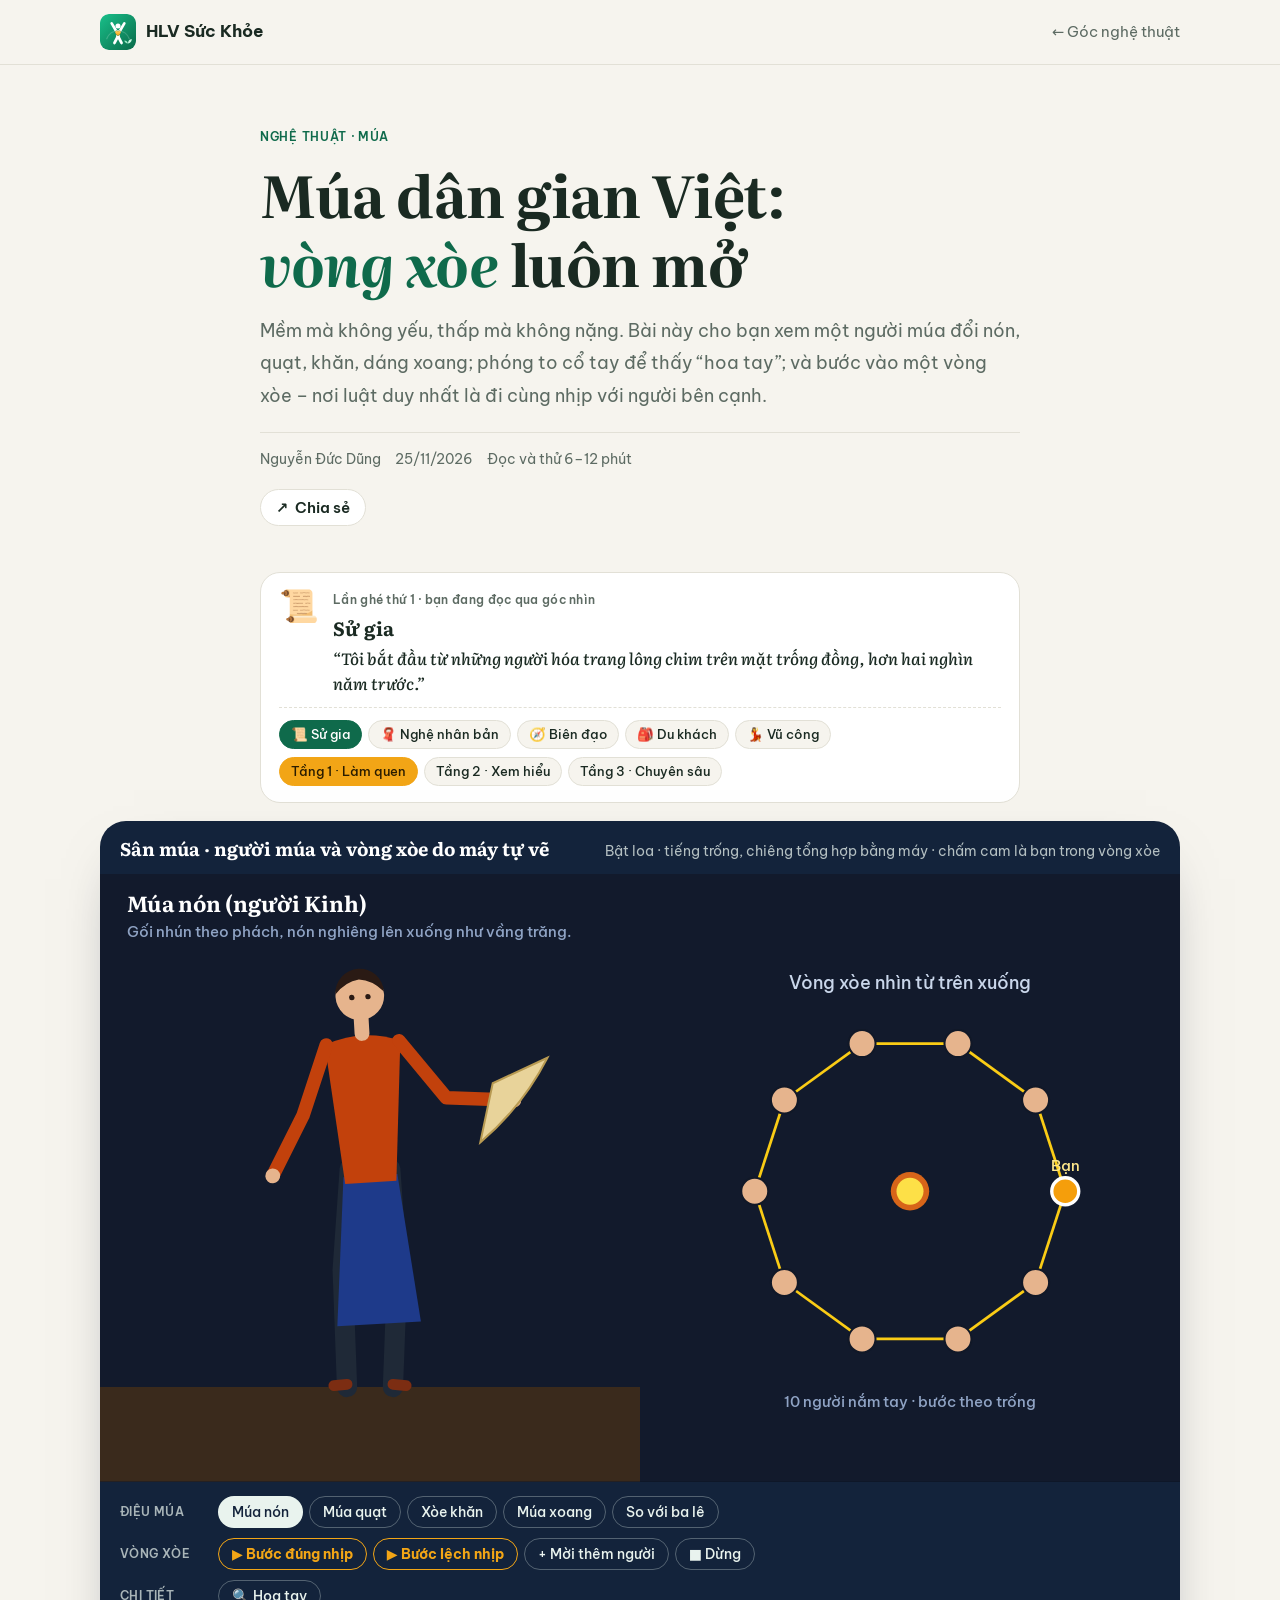
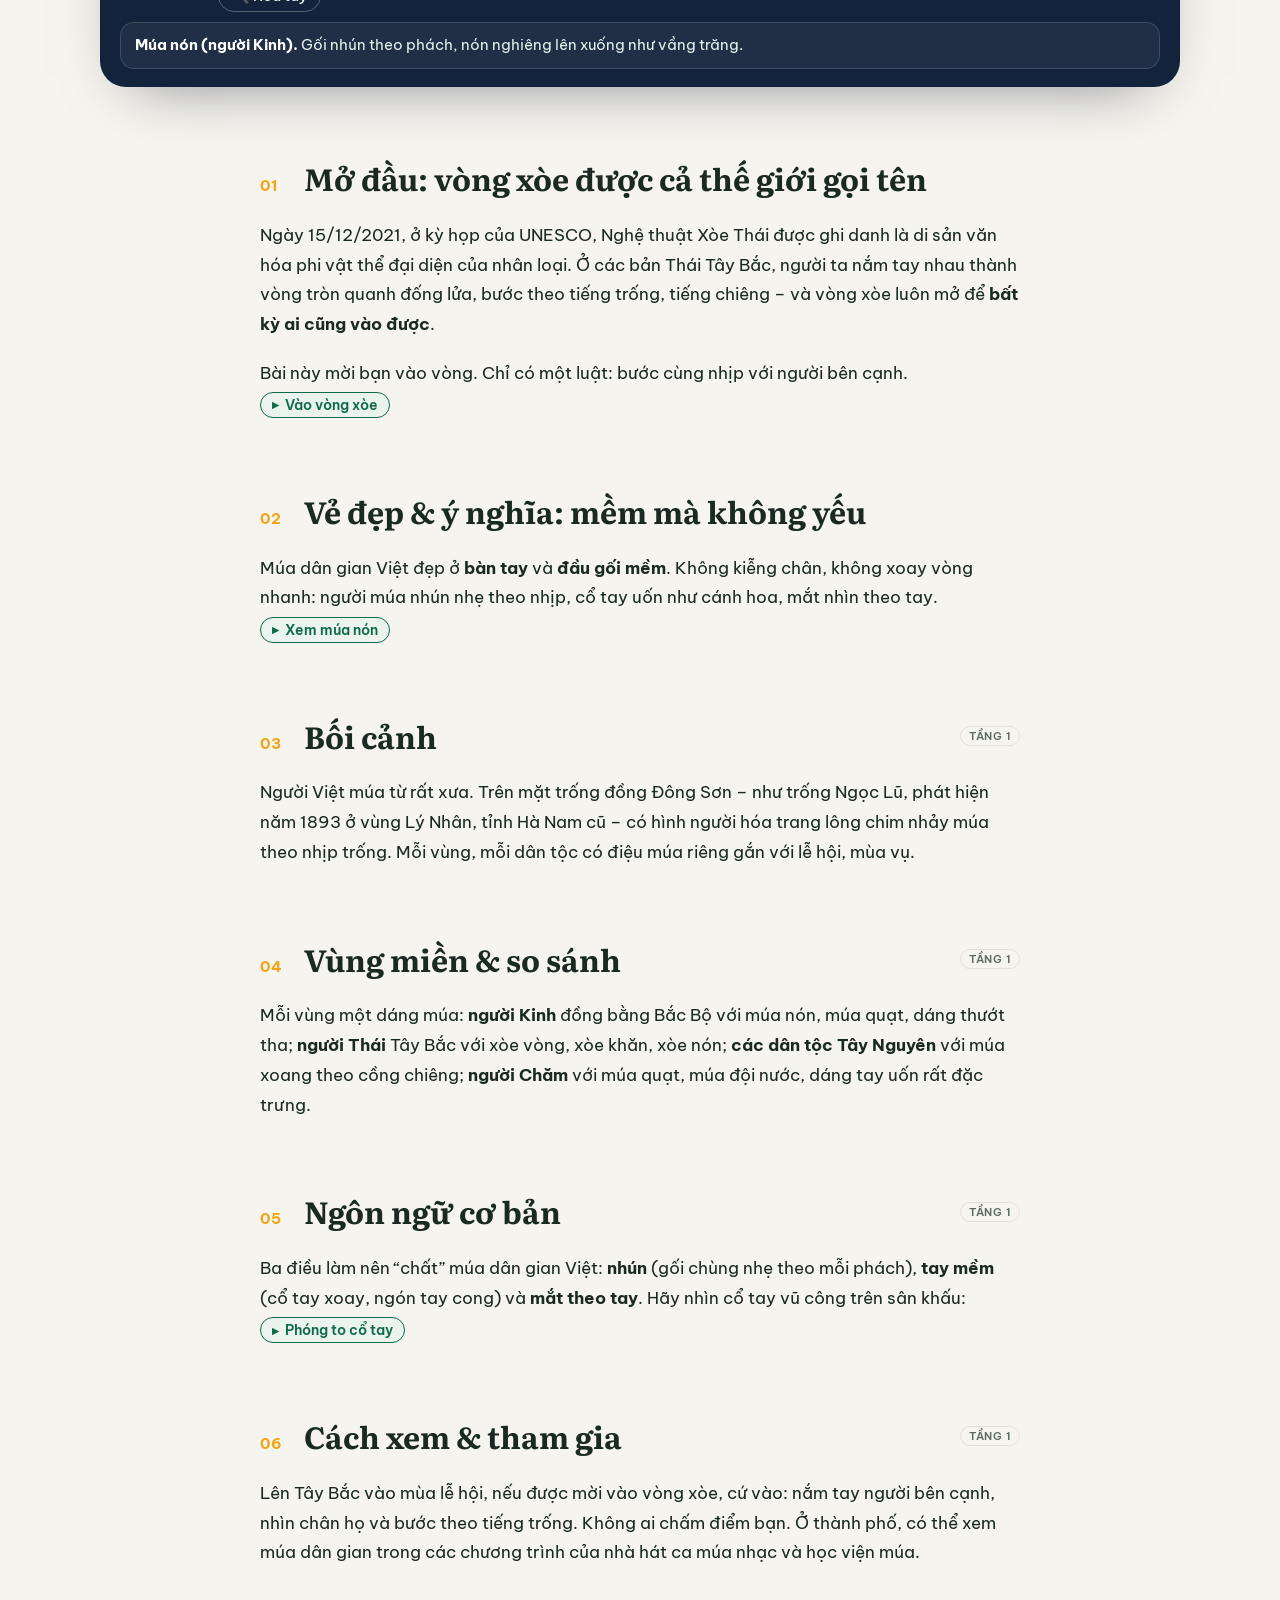
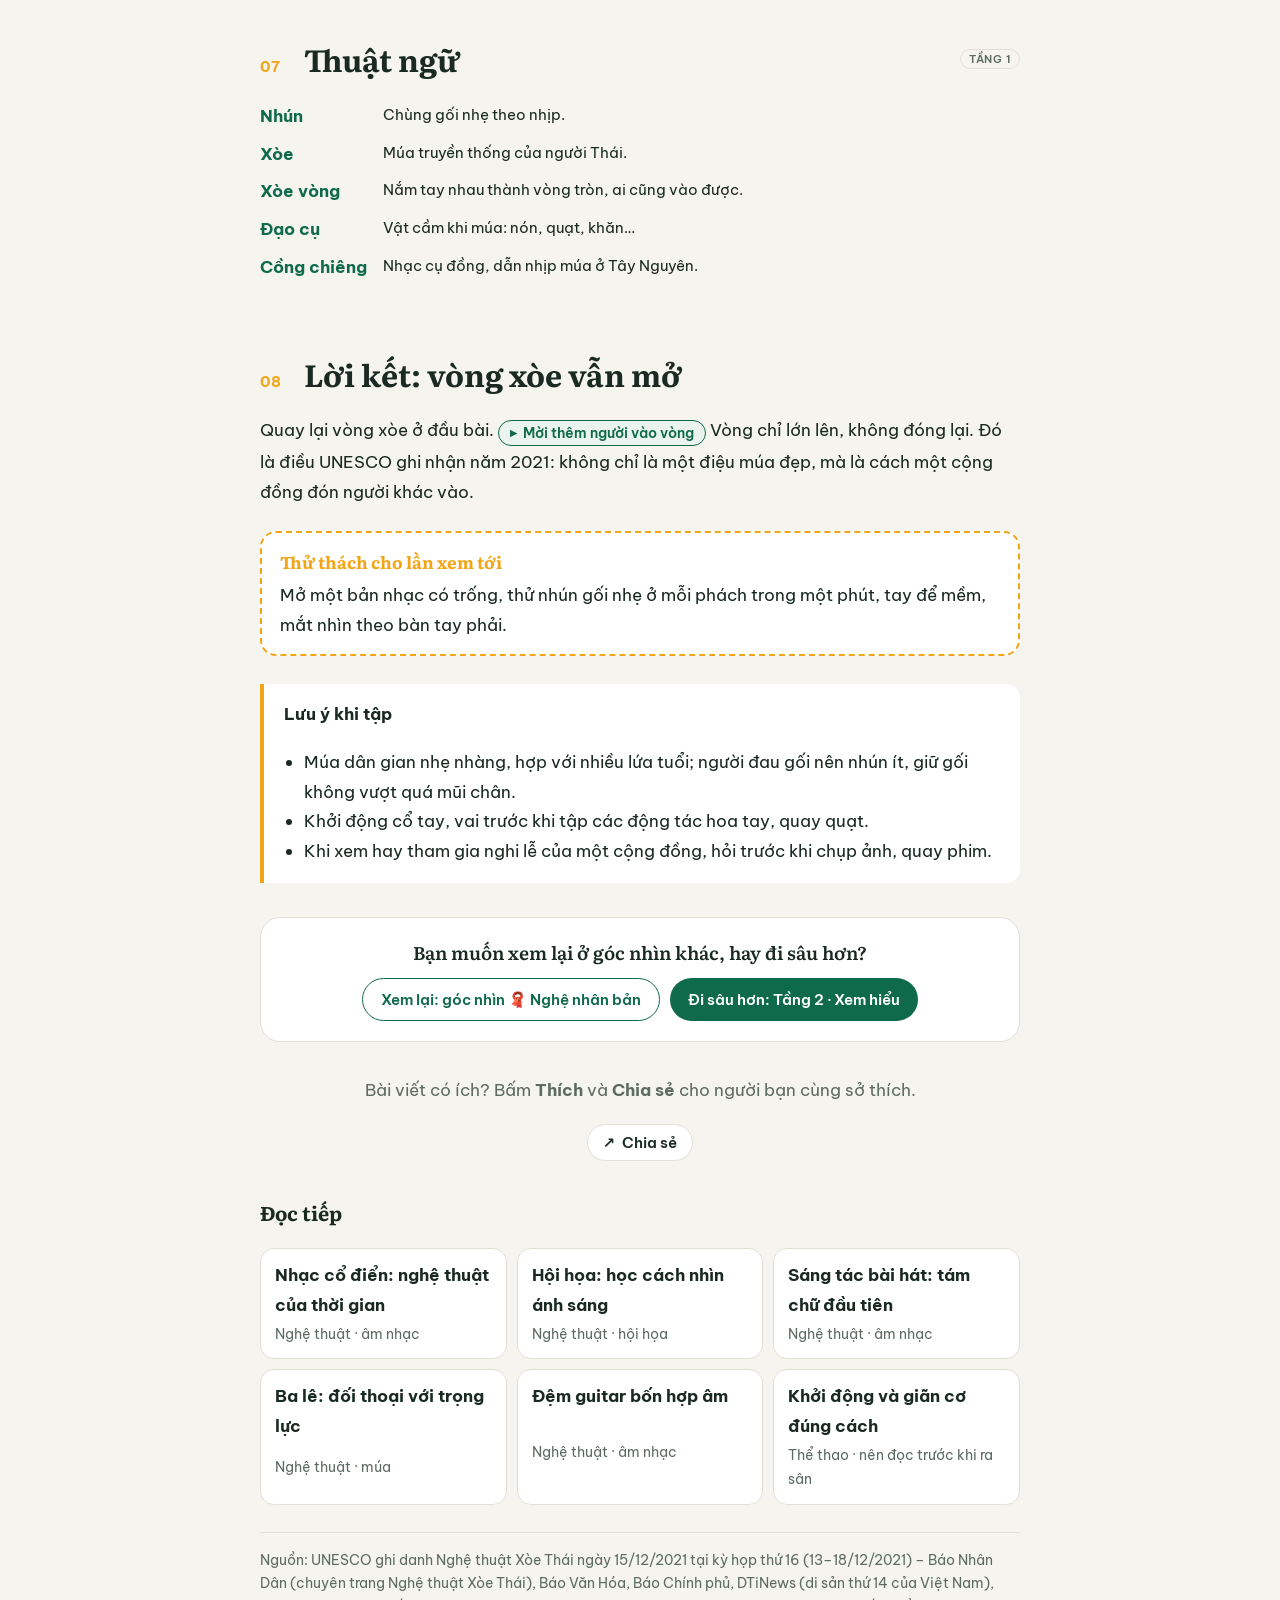
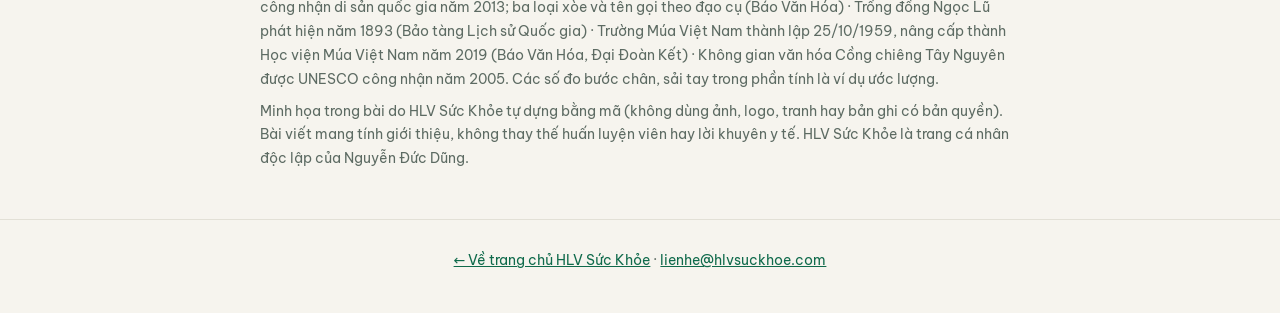
<file: bai-viet/mua-dan-gian-viet-nam.html>
<!DOCTYPE html>
<html lang="vi">
<head>
<!-- HLV Sức Khỏe – bài tương tác (24/11/2026). Trang này được sinh bởi tools/make_guides.py: sửa ở đó hoặc ở js/guides/mua-dan-gian.js -->
<meta charset="utf-8">
<meta name="viewport" content="width=device-width,initial-scale=1">
<title>Múa dân gian Việt: tay, nón, quạt và vòng xòe | HLV Sức Khỏe</title>
<meta name="description" content="Múa dân gian Việt cho người mới: múa nón, múa quạt, xòe khăn, múa xoang; hoa tay và cái nhún; so với ba lê; tự bước vào vòng xòe và thấy vòng đứt khi lệch nhịp. Xòe Thái được UNESCO ghi danh năm 2021.">
<meta name="theme-color" content="#0f6a4b">
<meta property="og:type" content="article">
<meta property="og:title" content="Múa dân gian Việt: tay, nón và vòng xòe">
<meta property="og:description" content="Vào vòng xòe, bước lệch nhịp để thấy vòng đứt, xem hoa tay, so dáng múa dân gian với ba lê.">
<meta property="og:url" content="https://hlvsuckhoe.com/bai-viet/mua-dan-gian-viet-nam.html">
<meta property="og:image" content="https://hlvsuckhoe.com/img/og/mua-dan-gian-viet-nam.jpg">
<meta property="og:image:width" content="1200">
<meta property="og:image:height" content="630">
<meta property="og:image:alt" content="Múa dân gian Việt: tay, nón và vòng xòe">
<meta property="og:site_name" content="HLV Sức Khỏe">
<meta property="og:locale" content="vi_VN">
<meta name="twitter:card" content="summary_large_image">
<meta name="twitter:image" content="https://hlvsuckhoe.com/img/og/mua-dan-gian-viet-nam.jpg">
<link rel="canonical" href="https://hlvsuckhoe.com/bai-viet/mua-dan-gian-viet-nam.html">
<link rel="icon" href="../img/logo.svg" type="image/svg+xml">
<link rel="preconnect" href="https://fonts.googleapis.com">
<link rel="preconnect" href="https://fonts.gstatic.com" crossorigin>
<link href="https://fonts.googleapis.com/css2?family=Be+Vietnam+Pro:wght@400;500;600;700&family=Literata:ital,opsz,wght@0,7..72,500;0,7..72,700;1,7..72,500&display=swap" rel="stylesheet">
<link rel="stylesheet" href="../css/bai-viet.css">
<link rel="stylesheet" href="../css/guide.css">
</head>
<body>
<div class="progress" id="progress" aria-hidden="true"></div>
<header class="top">
  <div class="wrap nav">
    <a class="brand" href="../"><img src="../img/logo.svg" alt="">HLV Sức Khỏe</a>
    <a class="back" href="../#goc-nghe-thuat">← Góc nghệ thuật</a>
  </div>
</header>

<main class="wrap">
  <div class="hero">
    <span class="kicker">Nghệ thuật · Múa</span>
    <h1>Múa dân gian Việt: <em>vòng xòe</em> luôn mở</h1>
    <p class="dek">Mềm mà không yếu, thấp mà không nặng. Bài này cho bạn xem một người múa đổi nón, quạt, khăn, dáng xoang; phóng to cổ tay để thấy “hoa tay”; và bước vào một vòng xòe – nơi luật duy nhất là đi cùng nhịp với người bên cạnh.</p>
    <div class="meta"><span>Nguyễn Đức Dũng</span><span>25/11/2026</span><span>Đọc và thử 6–12 phút</span></div>
    <div class="post-actions" data-slug="mua-dan-gian-viet-nam"></div>
  </div>

  <div class="lensbar" id="lensBar" aria-label="Góc nhìn và tầng nội dung"></div>

  <section class="stage" id="stage" aria-labelledby="stageH">
    <div class="stage-head"><h2 id="stageH">Sân múa · người múa và vòng xòe do máy tự vẽ</h2><p>Bật loa · tiếng trống, chiêng tổng hợp bằng máy · chấm cam là bạn trong vòng xòe</p></div>
    <div class="view" id="view"></div>
    <div class="tools" id="tools">
      <div class="row"><span class="lab">Điệu múa</span><button type="button" data-style="non" aria-pressed="true">Múa nón</button><button type="button" data-style="quat" aria-pressed="false">Múa quạt</button><button type="button" data-style="thai" aria-pressed="false">Xòe khăn</button><button type="button" data-style="xoang" aria-pressed="false">Múa xoang</button><button type="button" data-style="ballet" aria-pressed="false">So với ba lê</button></div><div class="row"><span class="lab">Vòng xòe</span><button type="button" data-ring="ok" aria-pressed="false" class="hot">▶ Bước đúng nhịp</button><button type="button" data-ring="off" aria-pressed="false" class="hot">▶ Bước lệch nhịp</button><button type="button" data-ring="join" aria-pressed="false">+ Mời thêm người</button><button type="button" data-stop="1" aria-pressed="false">■ Dừng</button></div><div class="row"><span class="lab">Chi tiết</span><button type="button" data-wrist="1" aria-pressed="false">🔍 Hoa tay</button></div>
      <div class="readout" id="readout" aria-live="polite"></div>
    </div>
  </section>

  <article class="guide">
    <noscript><p>Múa dân gian Việt: Nghệ thuật Xòe Thái được UNESCO ghi danh ngày 15/12/2021, gồm xòe nghi lễ, xòe vòng và xòe biểu diễn. Đặc trưng: gối nhún, cổ tay mềm, mắt theo tay. Bật JavaScript để xem minh họa và vào vòng xòe.</p></noscript>
    <div id="guide"></div>
    <p class="ask">Bài viết có ích? Bấm <b>Thích</b> và <b>Chia sẻ</b> cho người bạn cùng sở thích.</p>
    <div class="post-actions" data-slug="mua-dan-gian-viet-nam"></div>
    <h3 style="margin-top:2em">Đọc tiếp</h3>
    <div class="more"><a href="nhac-co-dien-cho-nguoi-moi.html"><b>Nhạc cổ điển: nghệ thuật của thời gian</b><span>Nghệ thuật · âm nhạc</span></a><a href="hoi-hoa-cho-nguoi-moi.html"><b>Hội họa: học cách nhìn ánh sáng</b><span>Nghệ thuật · hội họa</span></a><a href="sang-tac-bai-hat-cho-nguoi-moi.html"><b>Sáng tác bài hát: tám chữ đầu tiên</b><span>Nghệ thuật · âm nhạc</span></a><a href="ba-le-cho-nguoi-moi.html"><b>Ba lê: đối thoại với trọng lực</b><span>Nghệ thuật · múa</span></a><a href="dem-guitar-bon-hop-am.html"><b>Đệm guitar bốn hợp âm</b><span>Nghệ thuật · âm nhạc</span></a><a href="khoi-dong-va-gian-co-dung-cach.html"><b>Khởi động và giãn cơ đúng cách</b><span>Thể thao · nên đọc trước khi ra sân</span></a></div>
    <div class="src">
      <p>Nguồn: UNESCO ghi danh Nghệ thuật Xòe Thái ngày 15/12/2021 tại kỳ họp thứ 16 (13–18/12/2021) – Báo Nhân Dân (chuyên trang Nghệ thuật Xòe Thái), Báo Văn Hóa, Báo Chính phủ, DTiNews (di sản thứ 14 của Việt Nam), công nhận di sản quốc gia năm 2013; ba loại xòe và tên gọi theo đạo cụ (Báo Văn Hóa) · Trống đồng Ngọc Lũ phát hiện năm 1893 (Bảo tàng Lịch sử Quốc gia) · Trường Múa Việt Nam thành lập 25/10/1959, nâng cấp thành Học viện Múa Việt Nam năm 2019 (Báo Văn Hóa, Đại Đoàn Kết) · Không gian văn hóa Cồng chiêng Tây Nguyên được UNESCO công nhận năm 2005. Các số đo bước chân, sải tay trong phần tính là ví dụ ước lượng.</p>
      <p>Minh họa trong bài do HLV Sức Khỏe tự dựng bằng mã (không dùng ảnh, logo, tranh hay bản ghi có bản quyền). Bài viết mang tính giới thiệu, không thay thế huấn luyện viên hay lời khuyên y tế. HLV Sức Khỏe là trang cá nhân độc lập của Nguyễn Đức Dũng.</p>
    </div>
  </article>
</main>

<footer>
  <div class="wrap"><a href="../">← Về trang chủ HLV Sức Khỏe</a> · <a href="mailto:lienhe@hlvsuckhoe.com">lienhe@hlvsuckhoe.com</a></div>
</footer>

<script>
(function(){var bar=document.getElementById('progress');function upd(){var h=document.documentElement;var max=h.scrollHeight-h.clientHeight;bar.style.width=(max>0?(h.scrollTop/max*100):0)+'%';}window.addEventListener('scroll',upd,{passive:true});upd();})();
</script>
<script src="../js/guides/mua-dan-gian.js"></script>
<script src="../js/guide.js"></script>
<script src="../js/guides/stage-mua-dan-gian.js" defer></script>
<script src="../js/config.js"></script>
<script src="../js/post-actions.js" defer></script>
<!-- Cloudflare Web Analytics (thống kê lượt xem, không cookie, không lưu IP) --><script type='module' src='https://static.cloudflareinsights.com/beacon.min.js' data-cf-beacon='{"token": "1dd877b5432a4181b42a4b65990cb60c"}'></script><!-- End Cloudflare Web Analytics -->
</body>
</html>
</file>
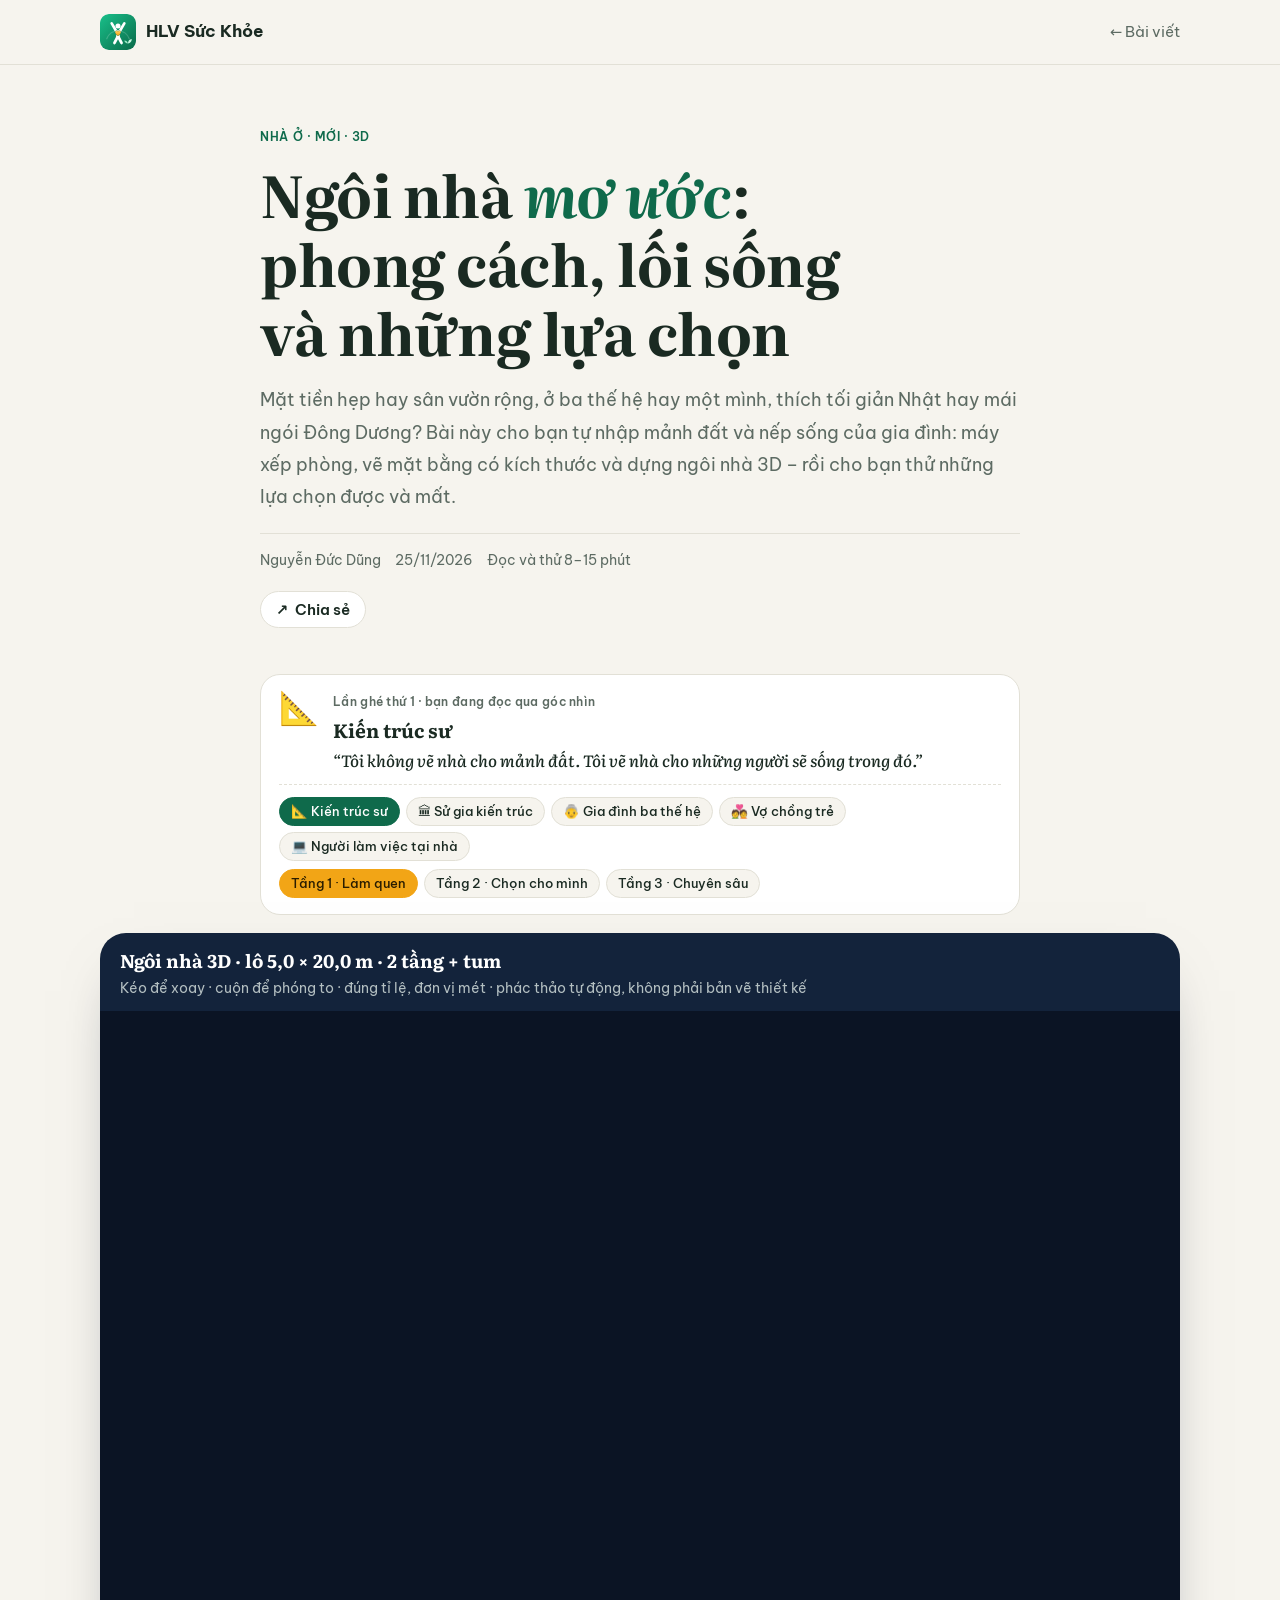
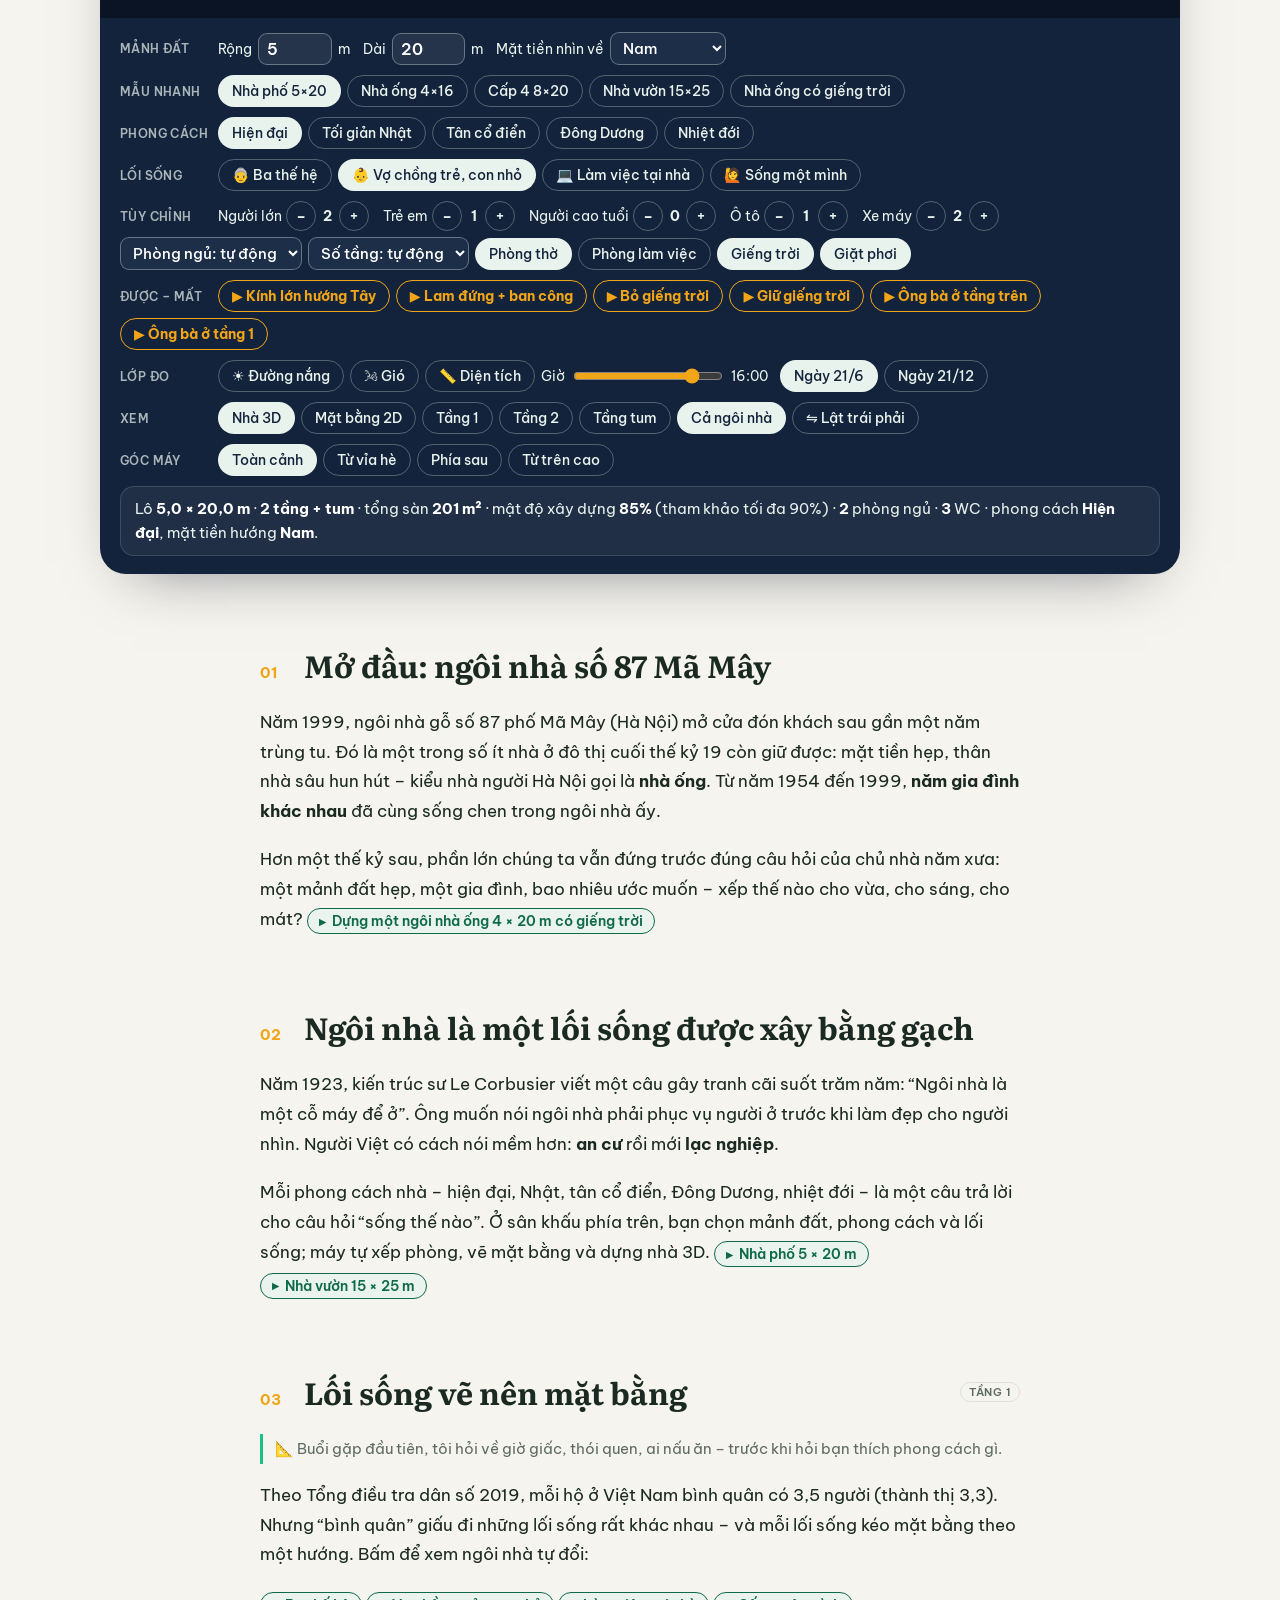
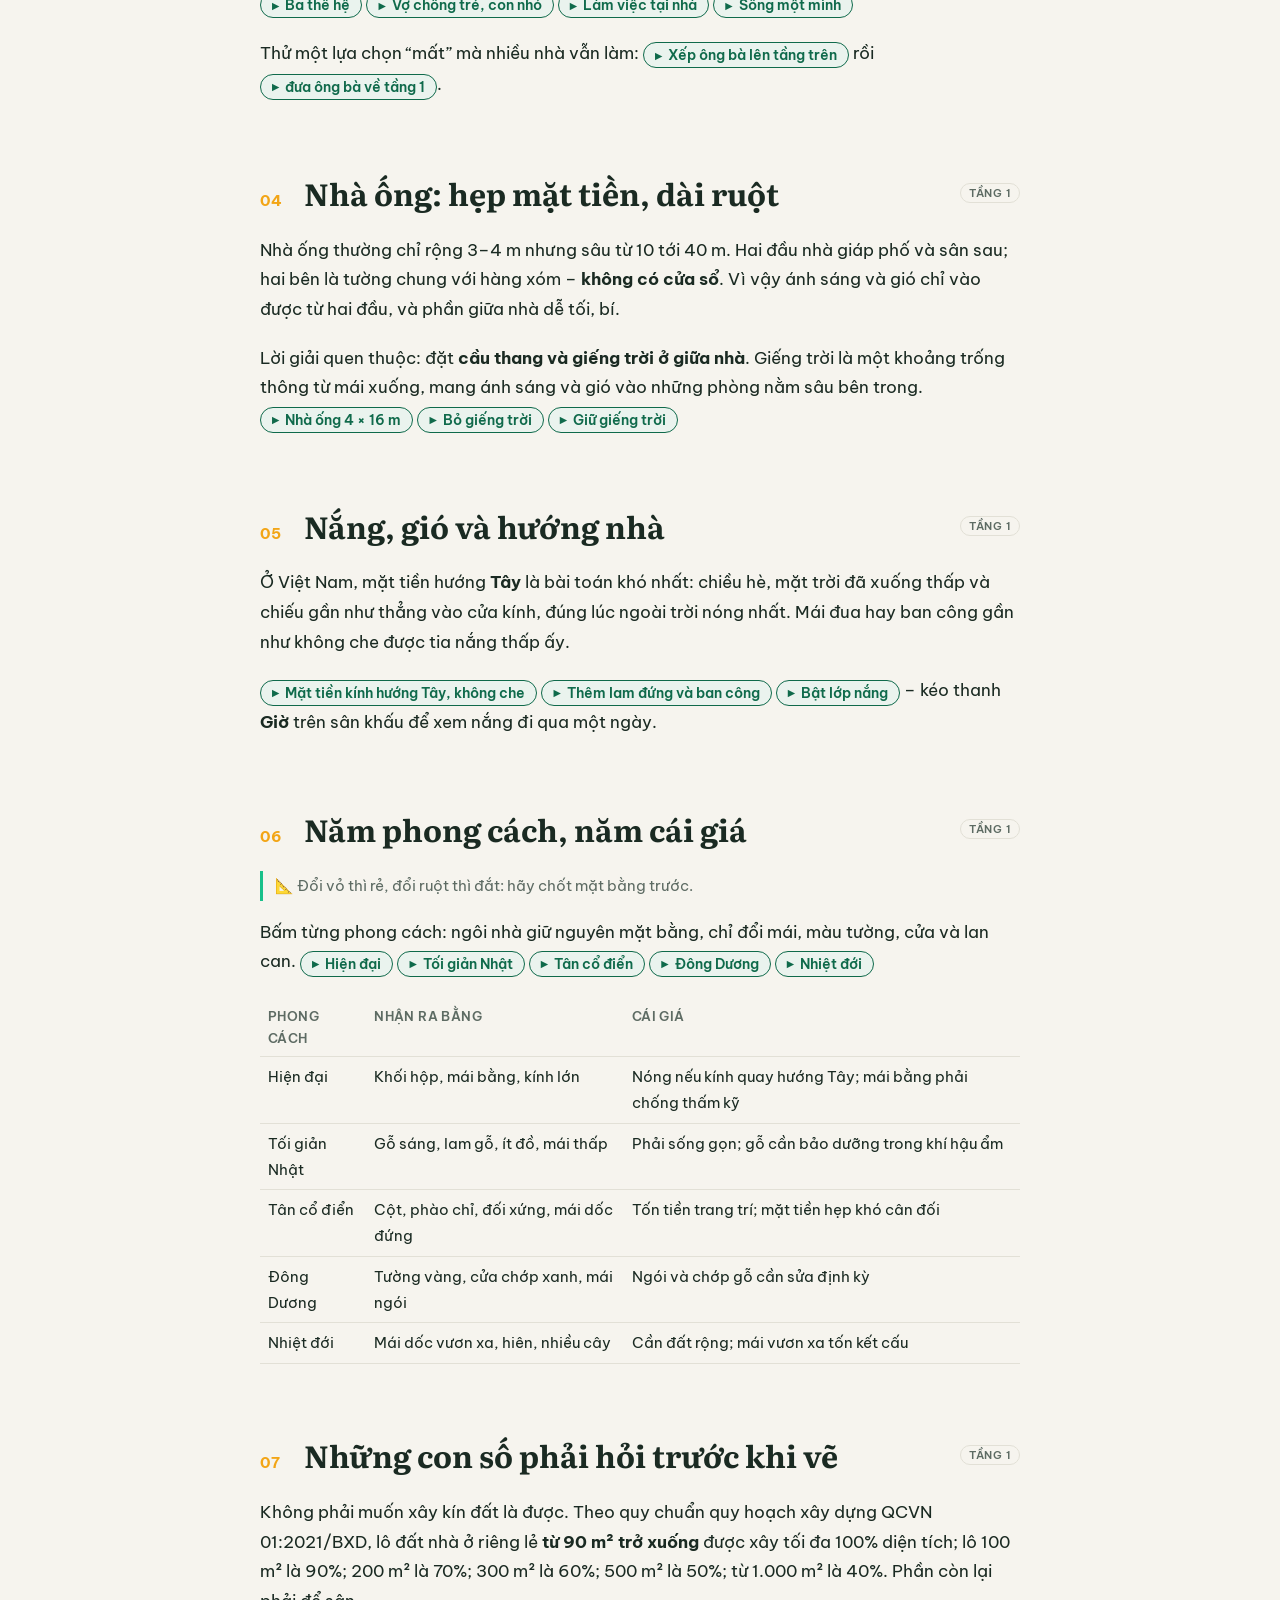
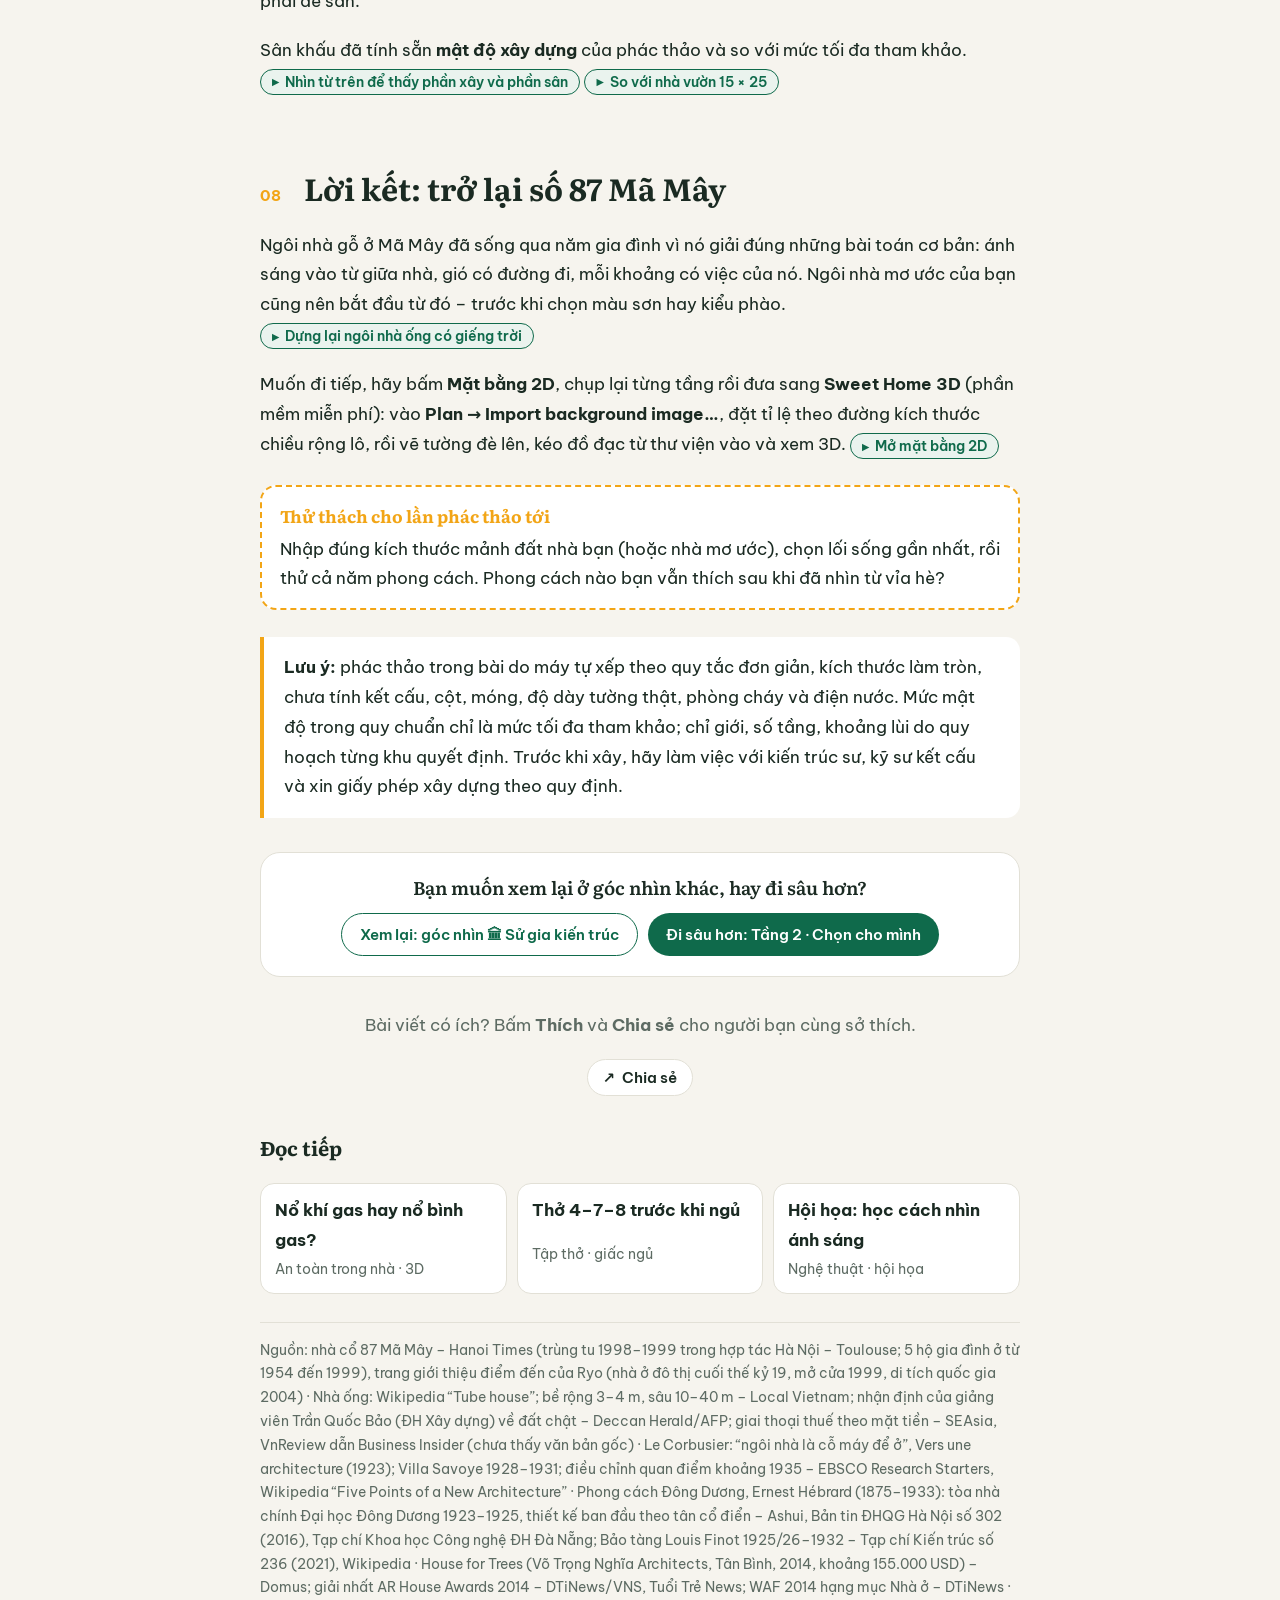
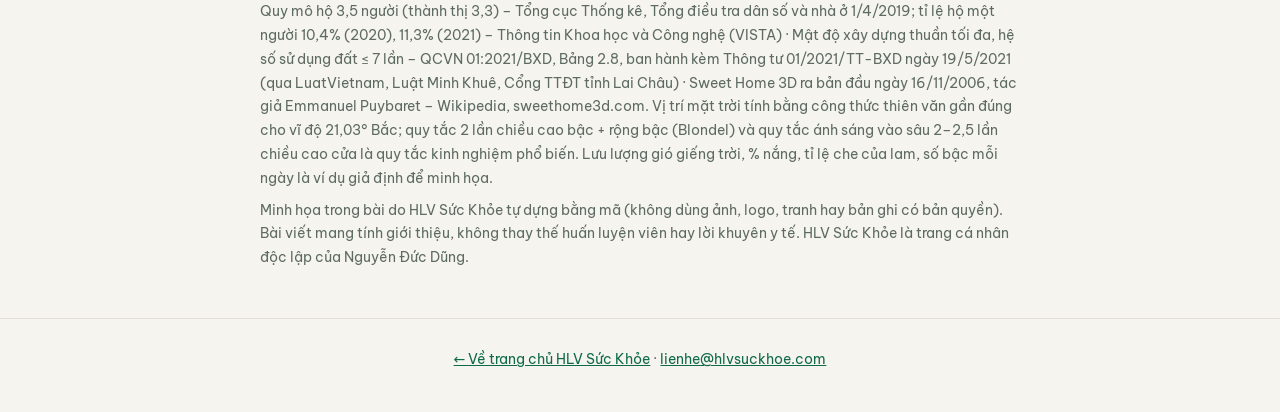
<file: bai-viet/ngoi-nha-mo-uoc.html>
<!DOCTYPE html>
<html lang="vi">
<head>
<!-- HLV Sức Khỏe – bài tương tác (24/11/2026). Trang này được sinh bởi tools/make_guides.py: sửa ở đó hoặc ở js/guides/nha-mo-uoc.js -->
<meta charset="utf-8">
<meta name="viewport" content="width=device-width,initial-scale=1">
<title>Ngôi nhà mơ ước: phong cách, lối sống và những lựa chọn | HLV Sức Khỏe</title>
<meta name="description" content="Tự phác thảo ngôi nhà mơ ước: nhập kích thước đất, chọn phong cách (hiện đại, Nhật, tân cổ điển, Đông Dương, nhiệt đới) và lối sống, máy tự xếp phòng, vẽ mặt bằng và dựng nhà 3D. Thử nắng chiều hướng Tây, bỏ giếng trời, xếp ông bà lên tầng trên – và xem cái giá của từng lựa chọn.">
<meta name="theme-color" content="#0f6a4b">
<meta property="og:type" content="article">
<meta property="og:title" content="Ngôi nhà mơ ước: tự phác thảo và xem 3D">
<meta property="og:description" content="Chọn mảnh đất, phong cách, lối sống – máy tự xếp phòng, vẽ mặt bằng và dựng ngôi nhà 3D cho bạn ngắm.">
<meta property="og:url" content="https://hlvsuckhoe.com/bai-viet/ngoi-nha-mo-uoc.html">
<meta property="og:image" content="https://hlvsuckhoe.com/img/og/ngoi-nha-mo-uoc.jpg">
<meta property="og:image:width" content="1200">
<meta property="og:image:height" content="630">
<meta property="og:image:alt" content="Ngôi nhà mơ ước: tự phác thảo và xem 3D">
<meta property="og:site_name" content="HLV Sức Khỏe">
<meta property="og:locale" content="vi_VN">
<meta name="twitter:card" content="summary_large_image">
<meta name="twitter:image" content="https://hlvsuckhoe.com/img/og/ngoi-nha-mo-uoc.jpg">
<link rel="canonical" href="https://hlvsuckhoe.com/bai-viet/ngoi-nha-mo-uoc.html">
<link rel="icon" href="../img/logo.svg" type="image/svg+xml">
<link rel="preconnect" href="https://fonts.googleapis.com">
<link rel="preconnect" href="https://fonts.gstatic.com" crossorigin>
<link href="https://fonts.googleapis.com/css2?family=Be+Vietnam+Pro:wght@400;500;600;700&family=Literata:ital,opsz,wght@0,7..72,500;0,7..72,700;1,7..72,500&display=swap" rel="stylesheet">
<link rel="stylesheet" href="../css/bai-viet.css">
<link rel="stylesheet" href="../css/guide.css">
</head>
<body>
<div class="progress" id="progress" aria-hidden="true"></div>
<header class="top">
  <div class="wrap nav">
    <a class="brand" href="../"><img src="../img/logo.svg" alt="">HLV Sức Khỏe</a>
    <a class="back" href="../#bai-viet">← Bài viết</a>
  </div>
</header>

<main class="wrap">
  <div class="hero">
    <span class="kicker">Nhà ở · Mới · 3D</span>
    <h1>Ngôi nhà <em>mơ ước</em>: phong cách, lối sống và những lựa chọn</h1>
    <p class="dek">Mặt tiền hẹp hay sân vườn rộng, ở ba thế hệ hay một mình, thích tối giản Nhật hay mái ngói Đông Dương? Bài này cho bạn tự nhập mảnh đất và nếp sống của gia đình: máy xếp phòng, vẽ mặt bằng có kích thước và dựng ngôi nhà 3D – rồi cho bạn thử những lựa chọn được và mất.</p>
    <div class="meta"><span>Nguyễn Đức Dũng</span><span>25/11/2026</span><span>Đọc và thử 8–15 phút</span></div>
    <div class="post-actions" data-slug="ngoi-nha-mo-uoc"></div>
  </div>

  <div class="lensbar" id="lensBar" aria-label="Góc nhìn và tầng nội dung"></div>

  <section class="stage" id="stage" aria-labelledby="stageH">
    <div class="stage-head"><h2 id="stageH">Ngôi nhà 3D</h2><p>Kéo để xoay · cuộn để phóng to · đúng tỉ lệ, đơn vị mét · phác thảo tự động, không phải bản vẽ thiết kế</p></div>
    <div class="view" id="view"></div>
    <div class="tools" id="tools">
      <div class="row"><span class="lab">Mảnh đất</span><label class="nm">Rộng <input id="nW" type="number" min="3" max="40" step="0.1" value="5"> m</label><label class="nm">Dài <input id="nL" type="number" min="8" max="60" step="0.1" value="20"> m</label><label class="nm">Mặt tiền nhìn về <select id="nDir" aria-label="Hướng mặt tiền"><option value="N">Bắc</option><option value="NE">Đông Bắc</option><option value="E">Đông</option><option value="SE">Đông Nam</option><option value="S" selected>Nam</option><option value="SW">Tây Nam</option><option value="W">Tây</option><option value="NW">Tây Bắc</option></select></label></div><div class="row"><span class="lab">Mẫu nhanh</span><button type="button" data-pre="pho" aria-pressed="true">Nhà phố 5×20</button><button type="button" data-pre="ong" aria-pressed="false">Nhà ống 4×16</button><button type="button" data-pre="cap4" aria-pressed="false">Cấp 4 8×20</button><button type="button" data-pre="villa" aria-pressed="false">Nhà vườn 15×25</button><button type="button" data-pre="mama" aria-pressed="false">Nhà ống có giếng trời</button></div><div class="row"><span class="lab">Phong cách</span><button type="button" data-sty="hd" aria-pressed="true">Hiện đại</button><button type="button" data-sty="tg" aria-pressed="false">Tối giản Nhật</button><button type="button" data-sty="tcd" aria-pressed="false">Tân cổ điển</button><button type="button" data-sty="dd" aria-pressed="false">Đông Dương</button><button type="button" data-sty="nd" aria-pressed="false">Nhiệt đới</button></div><div class="row"><span class="lab">Lối sống</span><button type="button" data-life="bathe" aria-pressed="false">👵 Ba thế hệ</button><button type="button" data-life="tre" aria-pressed="true">👶 Vợ chồng trẻ, con nhỏ</button><button type="button" data-life="wfh" aria-pressed="false">💻 Làm việc tại nhà</button><button type="button" data-life="mot" aria-pressed="false">🙋 Sống một mình</button></div><div class="row"><span class="lab">Tùy chỉnh</span><span class="stp">Người lớn <button type="button" data-st="adults:-1" aria-label="Bớt người lớn">−</button><b id="v-adults">0</b><button type="button" data-st="adults:1" aria-label="Thêm người lớn">+</button></span><span class="stp">Trẻ em <button type="button" data-st="kids:-1" aria-label="Bớt trẻ em">−</button><b id="v-kids">0</b><button type="button" data-st="kids:1" aria-label="Thêm trẻ em">+</button></span><span class="stp">Người cao tuổi <button type="button" data-st="elders:-1" aria-label="Bớt người cao tuổi">−</button><b id="v-elders">0</b><button type="button" data-st="elders:1" aria-label="Thêm người cao tuổi">+</button></span><span class="stp">Ô tô <button type="button" data-st="cars:-1" aria-label="Bớt ô tô">−</button><b id="v-cars">0</b><button type="button" data-st="cars:1" aria-label="Thêm ô tô">+</button></span><span class="stp">Xe máy <button type="button" data-st="bikes:-1" aria-label="Bớt xe máy">−</button><b id="v-bikes">0</b><button type="button" data-st="bikes:1" aria-label="Thêm xe máy">+</button></span><select id="nBeds" aria-label="Số phòng ngủ"><option value="auto">Phòng ngủ: tự động</option><option value="1">1 phòng ngủ</option><option value="2">2 phòng ngủ</option><option value="3">3 phòng ngủ</option><option value="4">4 phòng ngủ</option><option value="5">5 phòng ngủ</option><option value="6">6 phòng ngủ</option><option value="7">7 phòng ngủ</option><option value="8">8 phòng ngủ</option></select><select id="nFl" aria-label="Số tầng"><option value="auto">Số tầng: tự động</option><option value="1">1 tầng</option><option value="2">2 tầng</option><option value="3">3 tầng</option><option value="4">4 tầng</option><option value="5">5 tầng</option><option value="6">6 tầng</option></select><button type="button" data-tg="tho" aria-pressed="true">Phòng thờ</button><button type="button" data-tg="work" aria-pressed="false">Phòng làm việc</button><button type="button" data-tg="gt" aria-pressed="true">Giếng trời</button><button type="button" data-tg="laundry" aria-pressed="true">Giặt phơi</button></div><div class="row"><span class="lab">Được – mất</span><button type="button" data-scen="sun-bad" aria-pressed="false" class="hot">▶ Kính lớn hướng Tây</button><button type="button" data-scen="sun-good" aria-pressed="false" class="hot">▶ Lam đứng + ban công</button><button type="button" data-scen="gt-off" aria-pressed="false" class="hot">▶ Bỏ giếng trời</button><button type="button" data-scen="gt-on" aria-pressed="false" class="hot">▶ Giữ giếng trời</button><button type="button" data-scen="ongba-up" aria-pressed="false" class="hot">▶ Ông bà ở tầng trên</button><button type="button" data-scen="ongba-down" aria-pressed="false" class="hot">▶ Ông bà ở tầng 1</button></div><div class="row"><span class="lab">Lớp đo</span><button type="button" data-layer="sun" aria-pressed="false">☀ Đường nắng</button><button type="button" data-layer="wind" aria-pressed="false">🌬 Gió</button><button type="button" data-layer="area" aria-pressed="false">📏 Diện tích</button><label class="nm">Giờ <input id="nT" type="range" min="6" max="18" step="0.25" value="16" aria-label="Giờ trong ngày"><output id="nTo">16:00</output></label><button type="button" data-season="he" aria-pressed="true">Ngày 21/6</button><button type="button" data-season="dong" aria-pressed="false">Ngày 21/12</button></div><div class="row"><span class="lab">Xem</span><button type="button" data-mode="3d" aria-pressed="true">Nhà 3D</button><button type="button" data-mode="2d" aria-pressed="false">Mặt bằng 2D</button><span id="flBtns" style="display:contents"></span><button type="button" data-mirror="1" aria-pressed="false">⇋ Lật trái phải</button></div><div class="row"><span class="lab">Góc máy</span><button type="button" data-cam="all" aria-pressed="true">Toàn cảnh</button><button type="button" data-cam="street" aria-pressed="false">Từ vỉa hè</button><button type="button" data-cam="back" aria-pressed="false">Phía sau</button><button type="button" data-cam="top" aria-pressed="false">Từ trên cao</button></div>
      <div class="readout" id="readout" aria-live="polite"></div>
    </div>
  </section>

  <article class="guide">
    <noscript><p>Bài viết về phong cách nhà ở và lối sống: nhà ống hẹp mặt tiền cần giếng trời và cầu thang giữa nhà; mặt tiền hướng Tây cần lam đứng; phòng ông bà nên ở tầng 1; lô đất ≤ 90 m² được xây tối đa 100%, 100 m² là 90%, 200 m² là 70% (QCVN 01:2021/BXD). Bật JavaScript để tự phác thảo và xem ngôi nhà 3D.</p></noscript>
    <div id="guide"></div>
    <p class="ask">Bài viết có ích? Bấm <b>Thích</b> và <b>Chia sẻ</b> cho người bạn cùng sở thích.</p>
    <div class="post-actions" data-slug="ngoi-nha-mo-uoc"></div>
    <h3 style="margin-top:2em">Đọc tiếp</h3>
    <div class="more"><a href="no-khi-gas-va-no-binh-gas.html"><b>Nổ khí gas hay nổ bình gas?</b><span>An toàn trong nhà · 3D</span></a><a href="tho-4-7-8-truoc-khi-ngu.html"><b>Thở 4–7–8 trước khi ngủ</b><span>Tập thở · giấc ngủ</span></a><a href="hoi-hoa-cho-nguoi-moi.html"><b>Hội họa: học cách nhìn ánh sáng</b><span>Nghệ thuật · hội họa</span></a></div>
    <div class="src">
      <p>Nguồn: nhà cổ 87 Mã Mây – Hanoi Times (trùng tu 1998–1999 trong hợp tác Hà Nội – Toulouse; 5 hộ gia đình ở từ 1954 đến 1999), trang giới thiệu điểm đến của Ryo (nhà ở đô thị cuối thế kỷ 19, mở cửa 1999, di tích quốc gia 2004) · Nhà ống: Wikipedia “Tube house”; bề rộng 3–4 m, sâu 10–40 m – Local Vietnam; nhận định của giảng viên Trần Quốc Bảo (ĐH Xây dựng) về đất chật – Deccan Herald/AFP; giai thoại thuế theo mặt tiền – SEAsia, VnReview dẫn Business Insider (chưa thấy văn bản gốc) · Le Corbusier: “ngôi nhà là cỗ máy để ở”, Vers une architecture (1923); Villa Savoye 1928–1931; điều chỉnh quan điểm khoảng 1935 – EBSCO Research Starters, Wikipedia “Five Points of a New Architecture” · Phong cách Đông Dương, Ernest Hébrard (1875–1933): tòa nhà chính Đại học Đông Dương 1923–1925, thiết kế ban đầu theo tân cổ điển – Ashui, Bản tin ĐHQG Hà Nội số 302 (2016), Tạp chí Khoa học Công nghệ ĐH Đà Nẵng; Bảo tàng Louis Finot 1925/26–1932 – Tạp chí Kiến trúc số 236 (2021), Wikipedia · House for Trees (Võ Trọng Nghĩa Architects, Tân Bình, 2014, khoảng 155.000 USD) – Domus; giải nhất AR House Awards 2014 – DTiNews/VNS, Tuổi Trẻ News; WAF 2014 hạng mục Nhà ở – DTiNews · Quy mô hộ 3,5 người (thành thị 3,3) – Tổng cục Thống kê, Tổng điều tra dân số và nhà ở 1/4/2019; tỉ lệ hộ một người 10,4% (2020), 11,3% (2021) – Thông tin Khoa học và Công nghệ (VISTA) · Mật độ xây dựng thuần tối đa, hệ số sử dụng đất ≤ 7 lần – QCVN 01:2021/BXD, Bảng 2.8, ban hành kèm Thông tư 01/2021/TT-BXD ngày 19/5/2021 (qua LuatVietnam, Luật Minh Khuê, Cổng TTĐT tỉnh Lai Châu) · Sweet Home 3D ra bản đầu ngày 16/11/2006, tác giả Emmanuel Puybaret – Wikipedia, sweethome3d.com. Vị trí mặt trời tính bằng công thức thiên văn gần đúng cho vĩ độ 21,03° Bắc; quy tắc 2 lần chiều cao bậc + rộng bậc (Blondel) và quy tắc ánh sáng vào sâu 2–2,5 lần chiều cao cửa là quy tắc kinh nghiệm phổ biến. Lưu lượng gió giếng trời, % nắng, tỉ lệ che của lam, số bậc mỗi ngày là ví dụ giả định để minh họa.</p>
      <p>Minh họa trong bài do HLV Sức Khỏe tự dựng bằng mã (không dùng ảnh, logo, tranh hay bản ghi có bản quyền). Bài viết mang tính giới thiệu, không thay thế huấn luyện viên hay lời khuyên y tế. HLV Sức Khỏe là trang cá nhân độc lập của Nguyễn Đức Dũng.</p>
    </div>
  </article>
</main>

<footer>
  <div class="wrap"><a href="../">← Về trang chủ HLV Sức Khỏe</a> · <a href="mailto:lienhe@hlvsuckhoe.com">lienhe@hlvsuckhoe.com</a></div>
</footer>

<script>
(function(){var bar=document.getElementById('progress');function upd(){var h=document.documentElement;var max=h.scrollHeight-h.clientHeight;bar.style.width=(max>0?(h.scrollTop/max*100):0)+'%';}window.addEventListener('scroll',upd,{passive:true});upd();})();
</script>
<script src="../js/guides/nha-mo-uoc.js"></script>
<script src="../js/guide.js"></script>
<script src="../js/guides/nha-engine.js"></script>
<script type="importmap">{"imports":{"three":"../js/vendor/three/three.module.min.js","three/addons/":"../js/vendor/three/addons/"}}</script>
<script type="module" src="../js/guides/stage-nha-mo-uoc.js"></script>
<script src="../js/config.js"></script>
<script src="../js/post-actions.js" defer></script>
<!-- Cloudflare Web Analytics (thống kê lượt xem, không cookie, không lưu IP) --><script type='module' src='https://static.cloudflareinsights.com/beacon.min.js' data-cf-beacon='{"token": "1dd877b5432a4181b42a4b65990cb60c"}'></script><!-- End Cloudflare Web Analytics -->
</body>
</html>
</file>
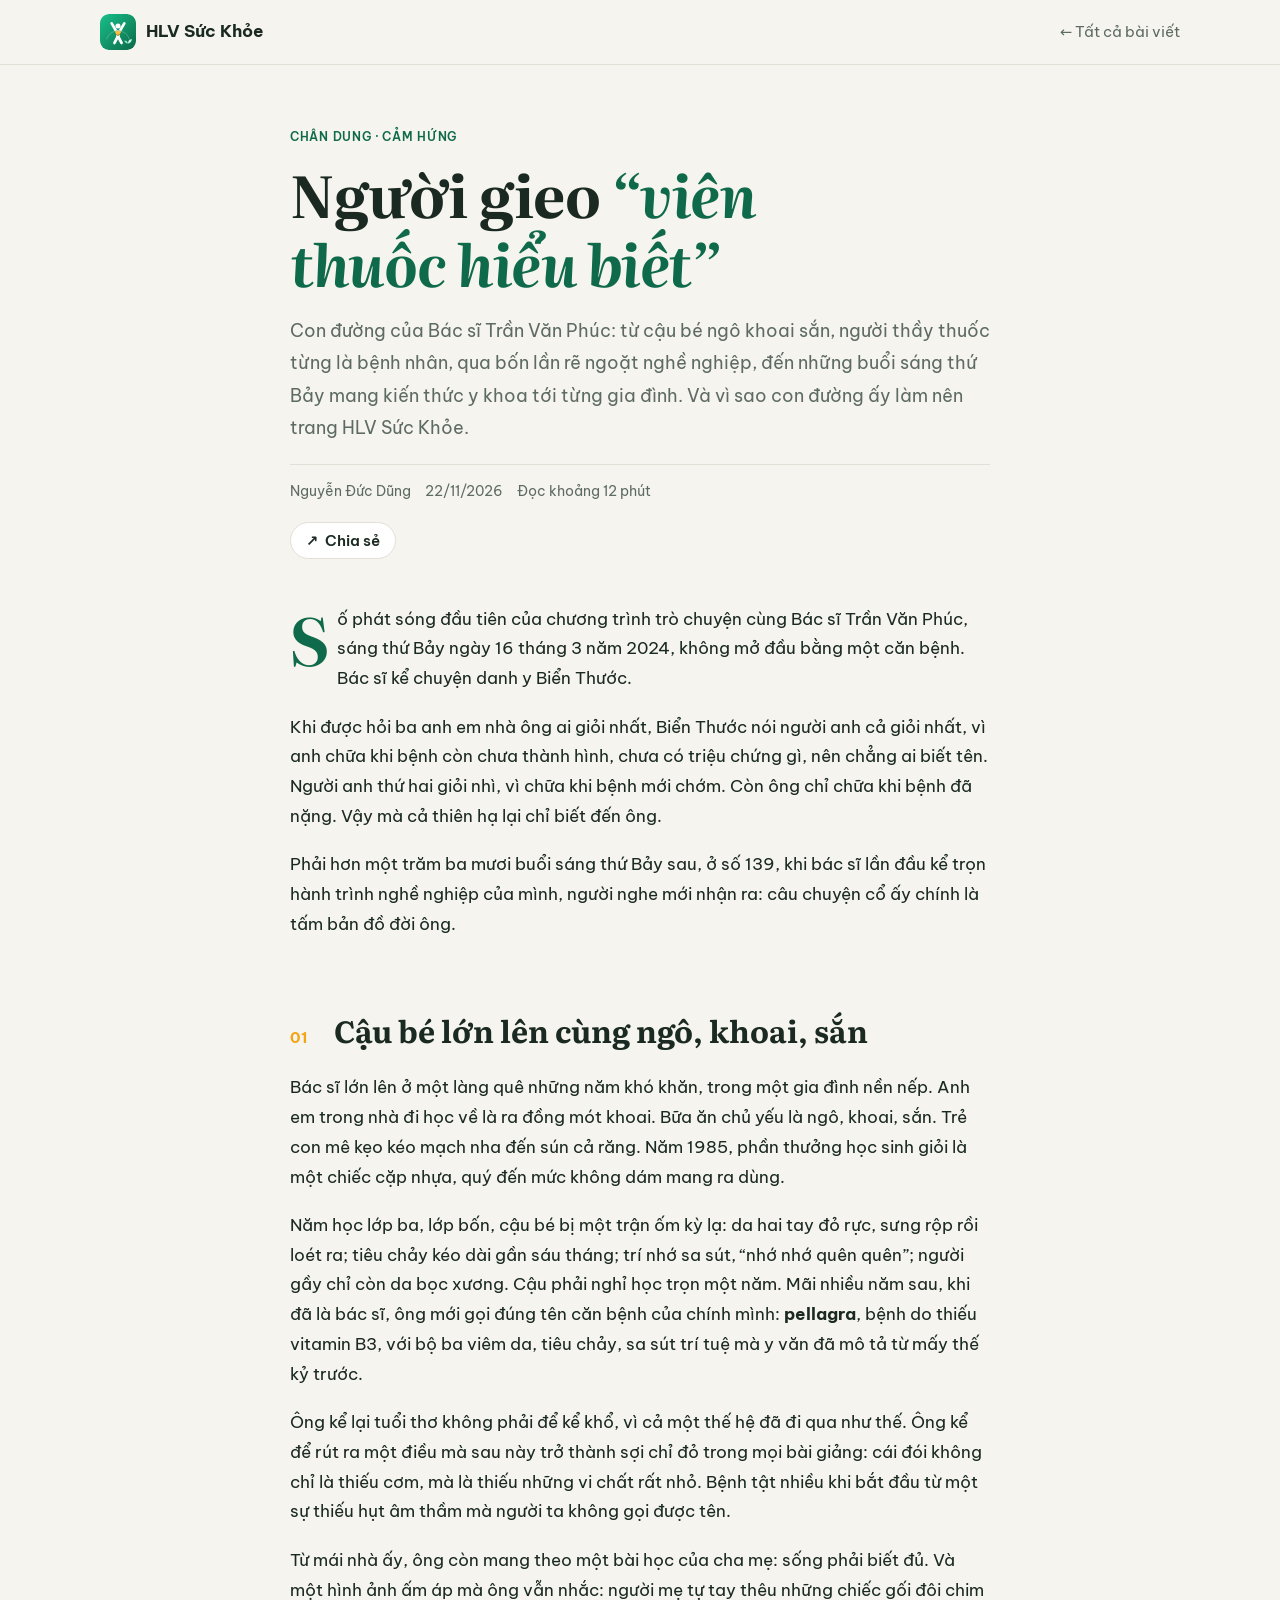
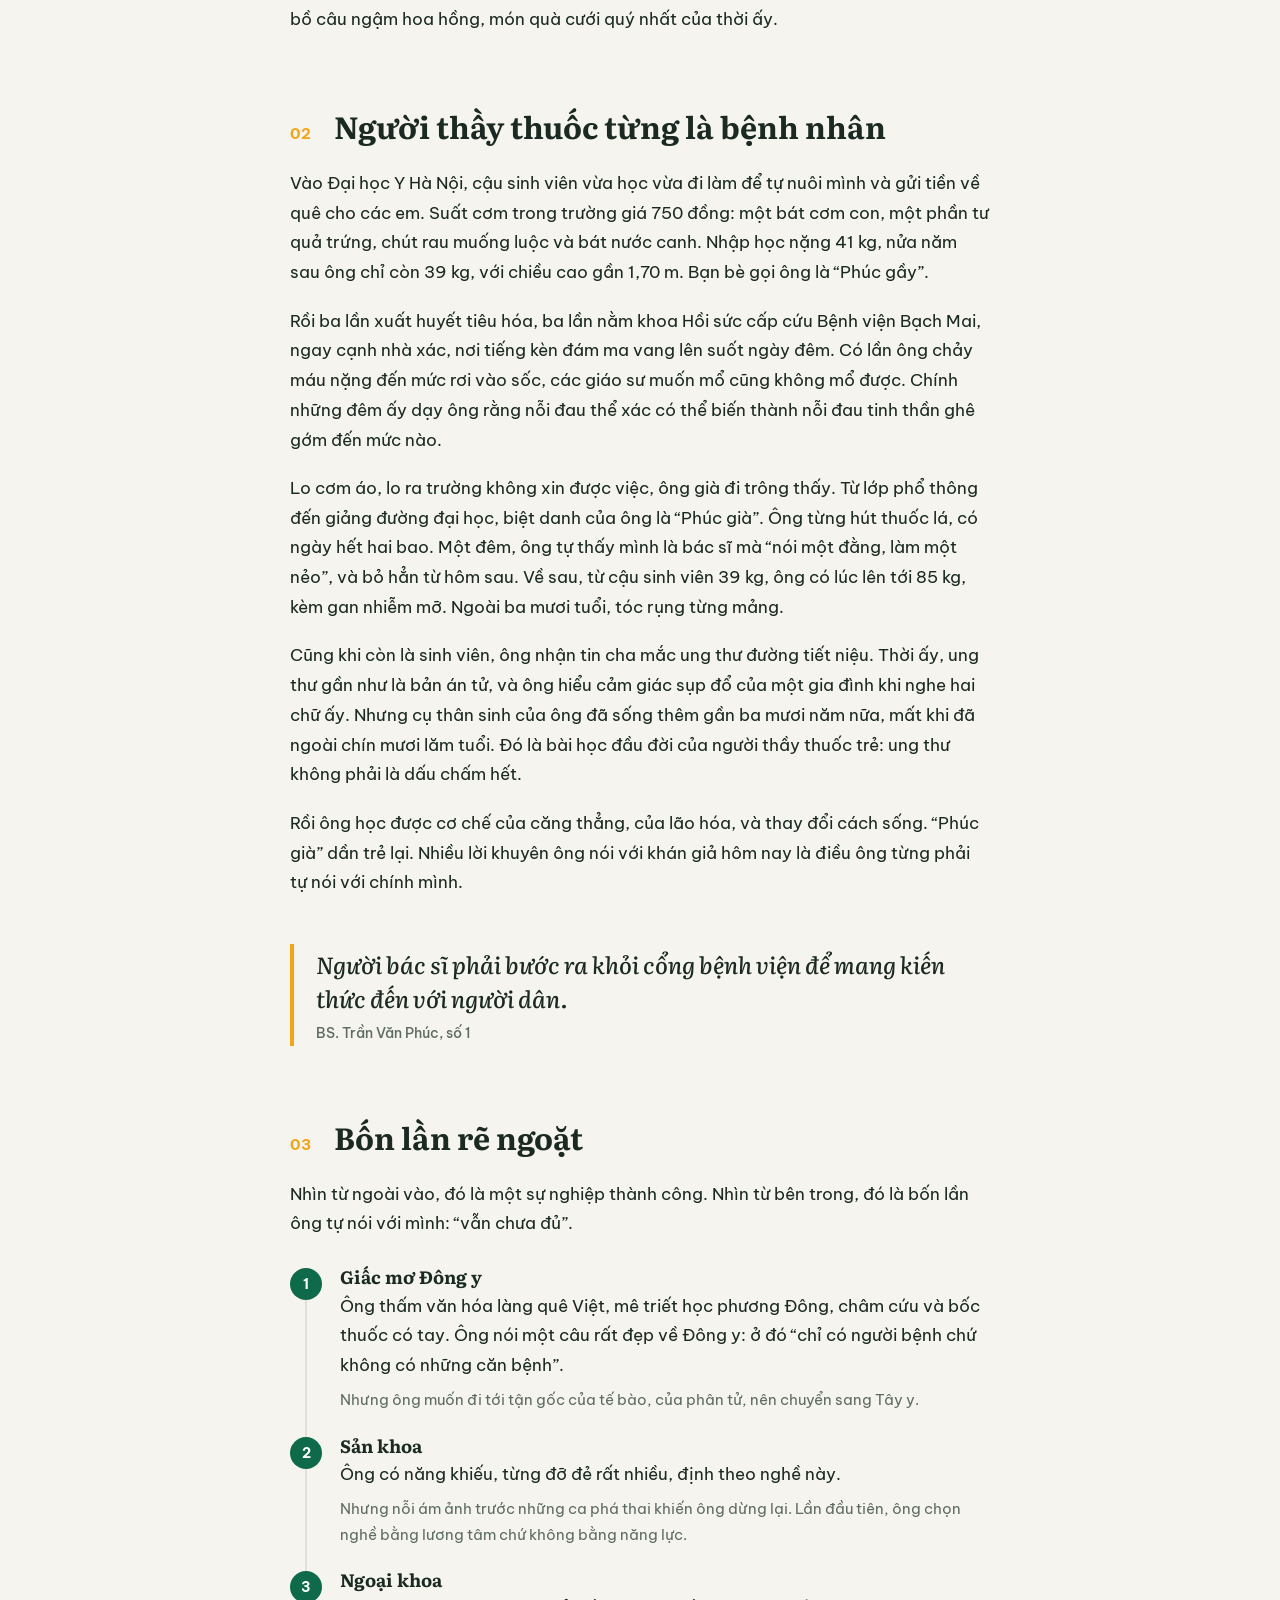
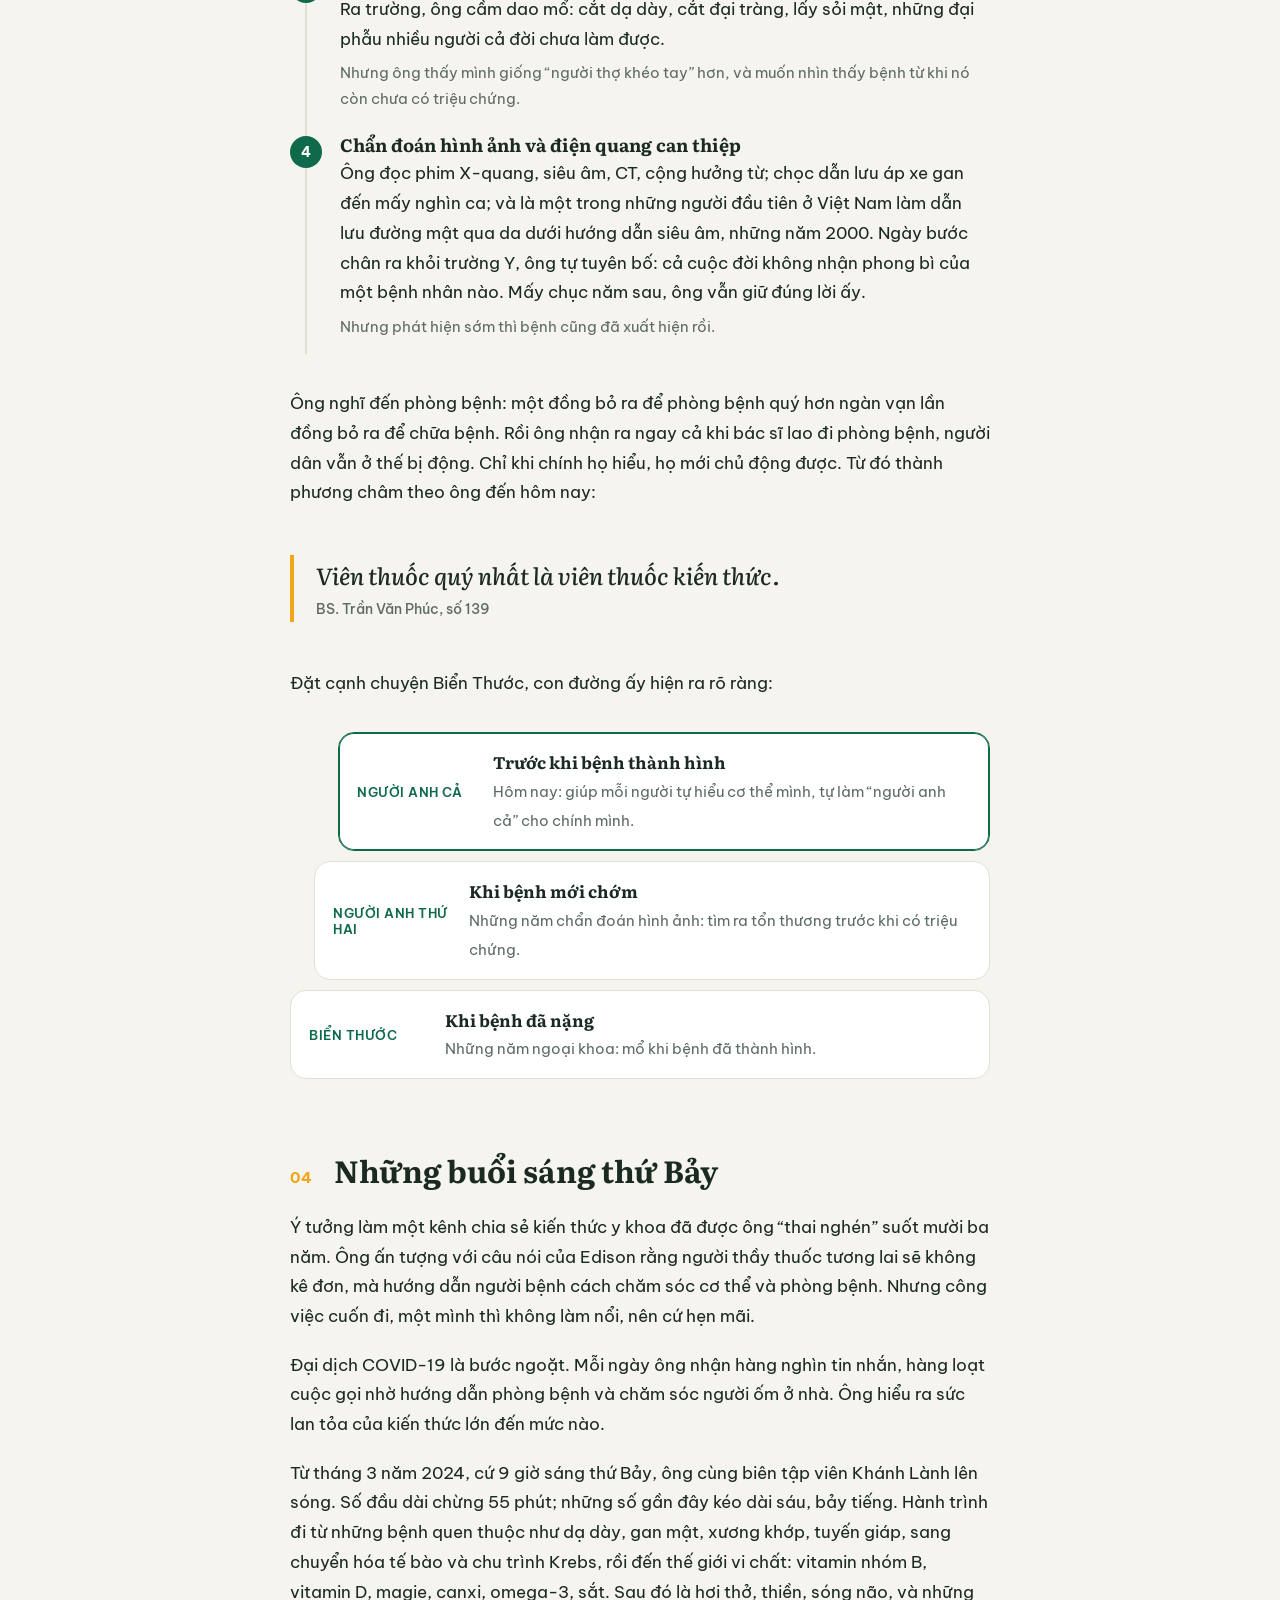
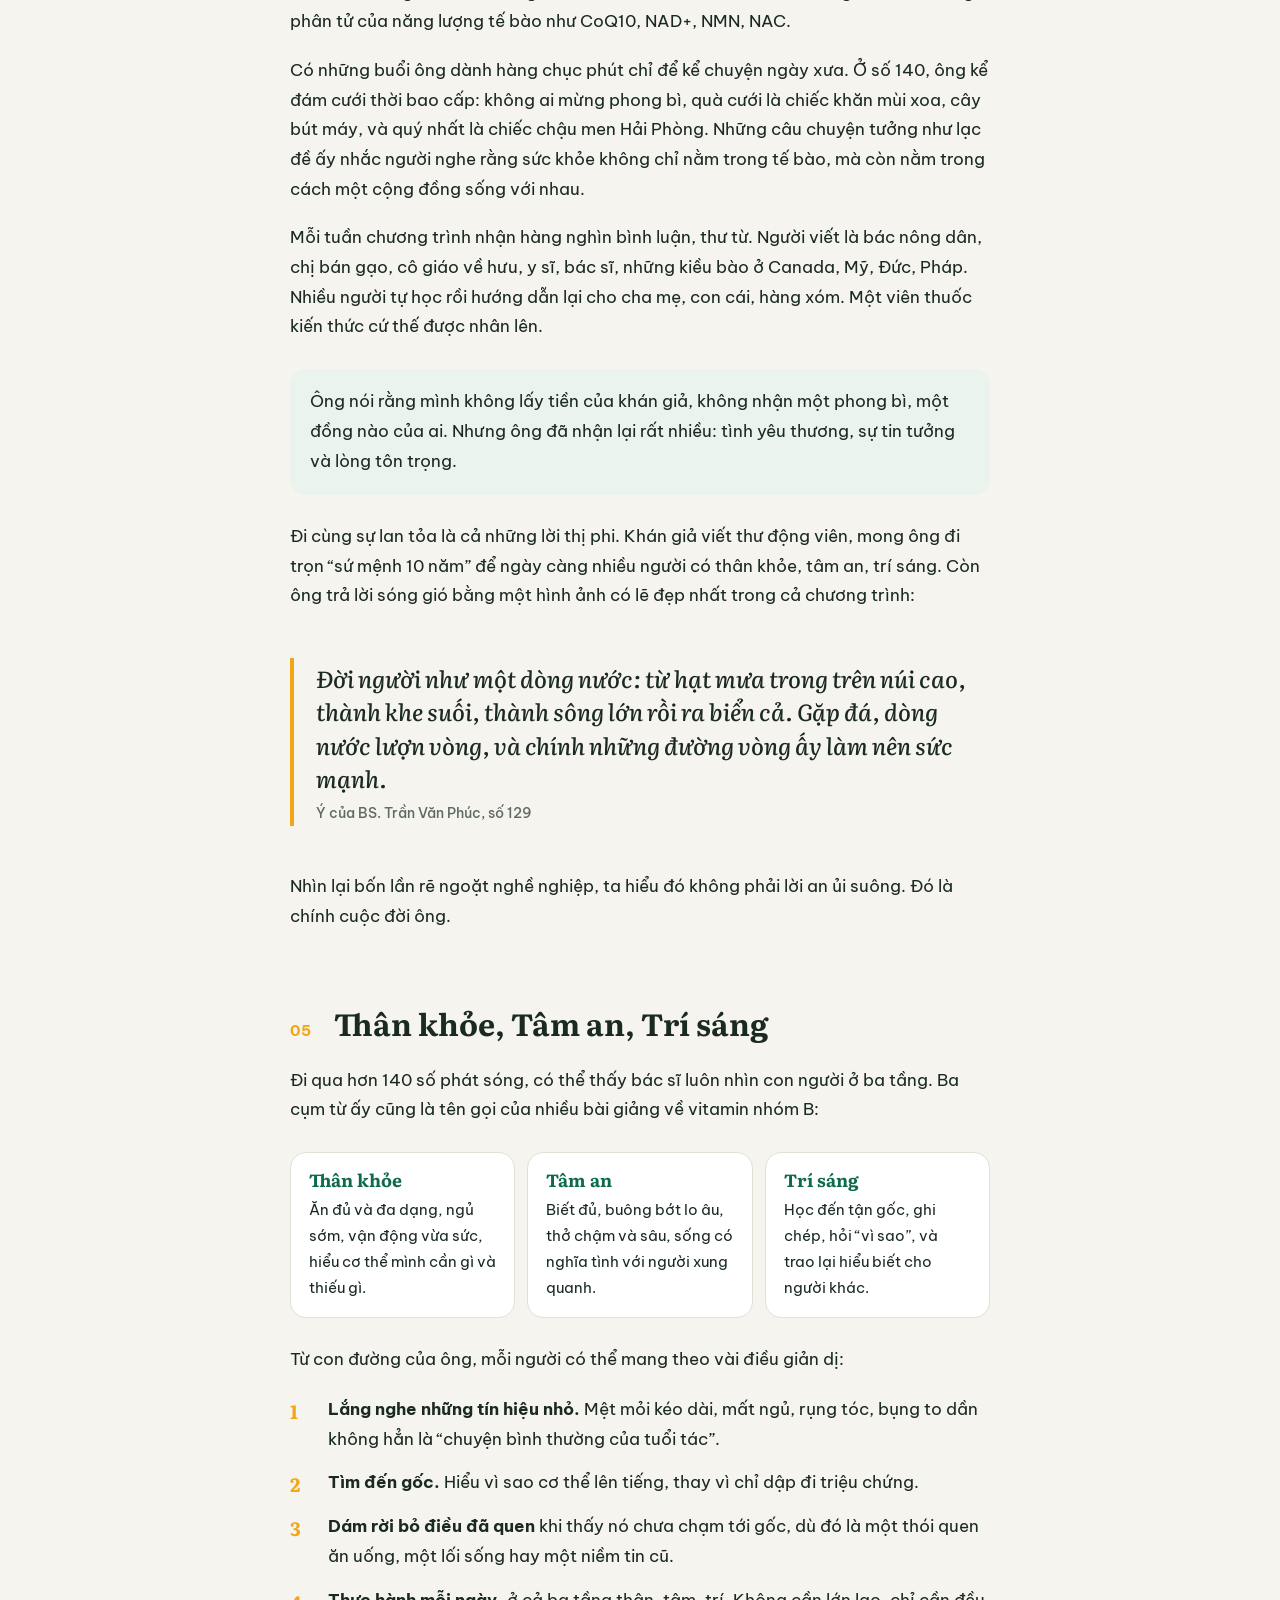
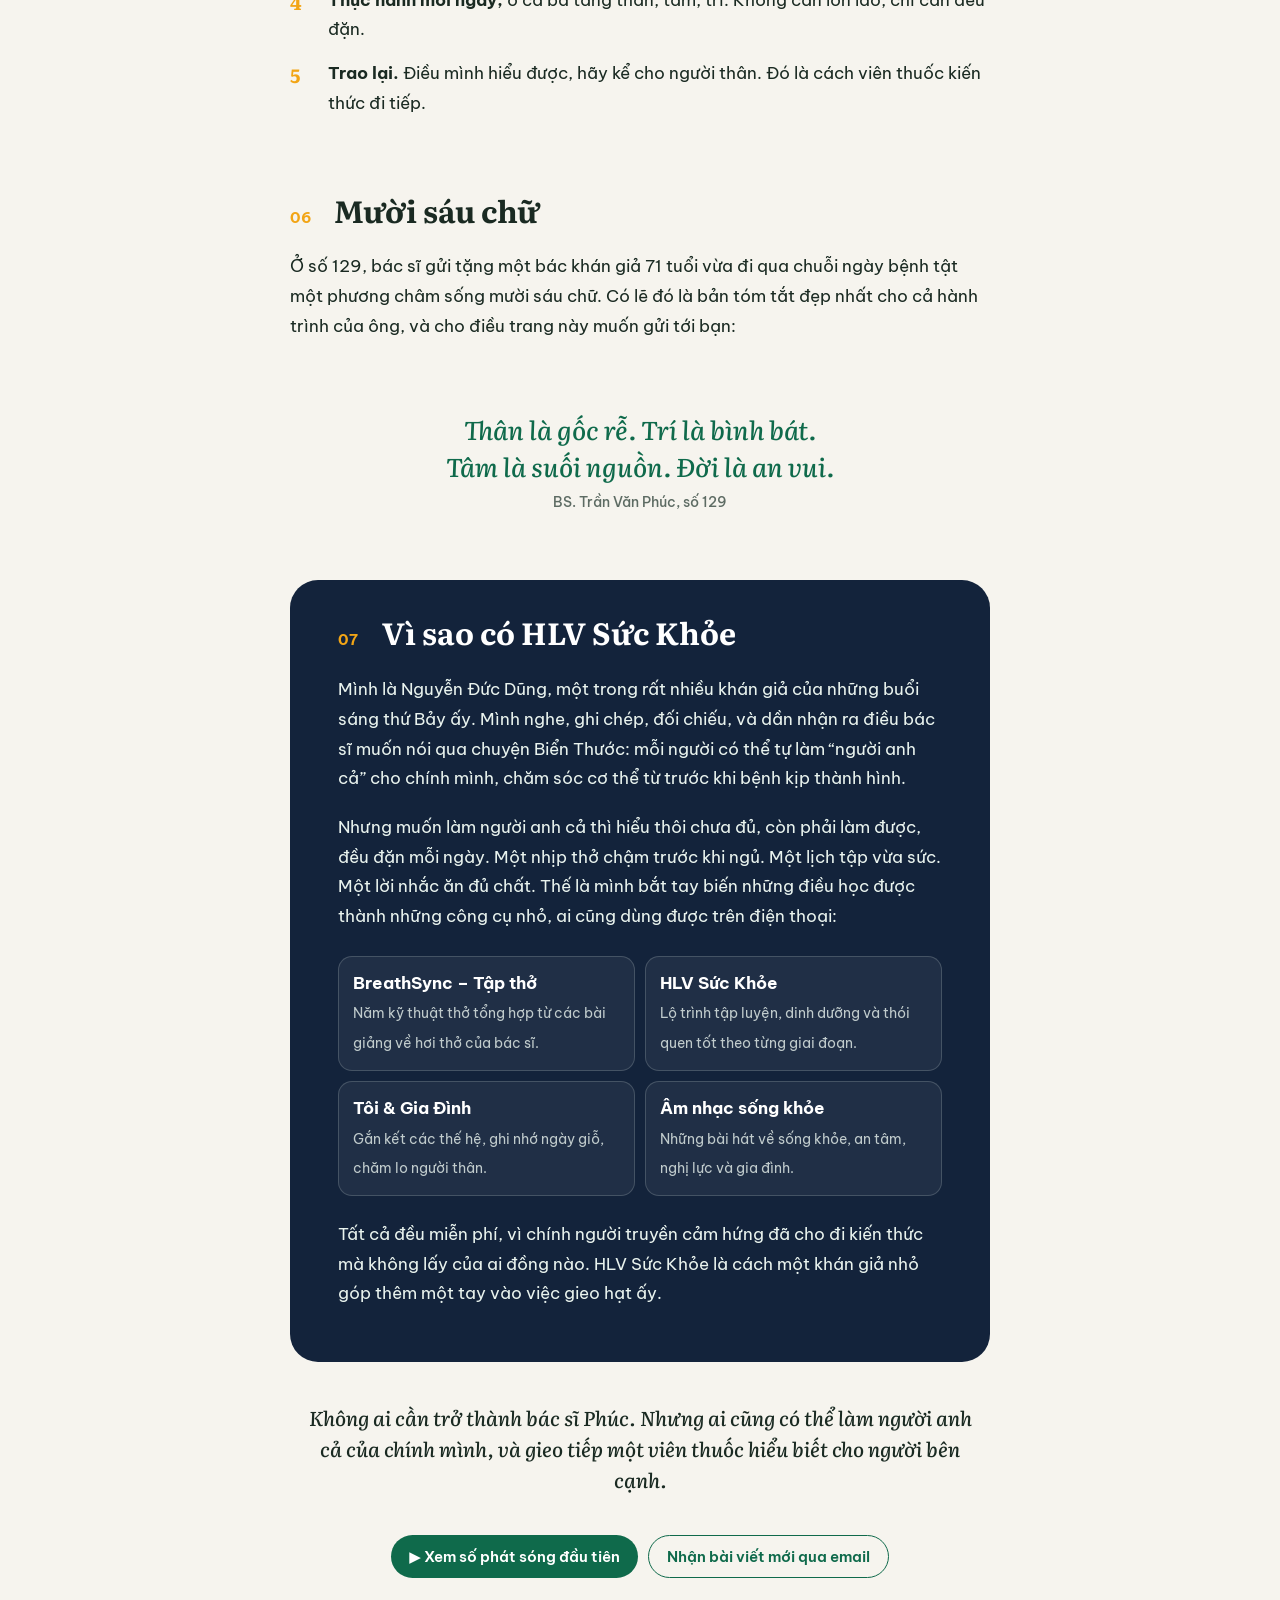
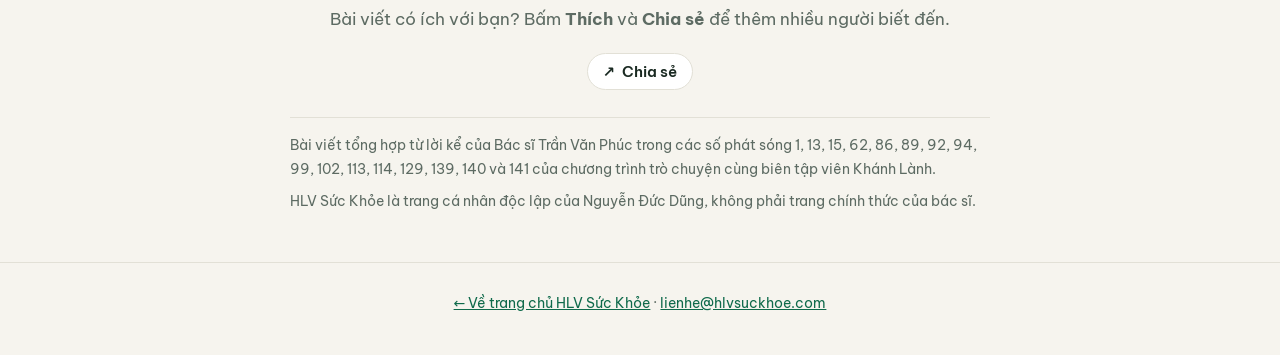
<file: bai-viet/nguoi-gieo-vien-thuoc-hieu-biet.html>
<!DOCTYPE html>
<html lang="vi">
<head>
<!-- HLV Sức Khỏe – bài viết: Người gieo "viên thuốc hiểu biết" (22/11/2026) -->
<meta charset="utf-8">
<meta name="viewport" content="width=device-width,initial-scale=1">
<title>Người gieo “viên thuốc hiểu biết” – Bác sĩ Trần Văn Phúc | HLV Sức Khỏe</title>
<meta name="description" content="Chân dung Bác sĩ Trần Văn Phúc: từ cậu bé ngô khoai sắn, người thầy thuốc từng là bệnh nhân, bốn lần rẽ ngoặt nghề nghiệp đến những buổi sáng thứ Bảy gieo “viên thuốc kiến thức” – và là cảm hứng để HLV Sức Khỏe ra đời.">
<meta name="theme-color" content="#0f6a4b">
<meta property="og:type" content="article">
<meta property="og:title" content="Người gieo “viên thuốc hiểu biết”">
<meta property="og:description" content="Con đường của Bác sĩ Trần Văn Phúc – và cảm hứng để HLV Sức Khỏe ra đời.">
<meta property="og:url" content="https://hlvsuckhoe.com/bai-viet/nguoi-gieo-vien-thuoc-hieu-biet.html">
<meta property="og:image" content="https://hlvsuckhoe.com/img/og/nguoi-gieo-vien-thuoc-hieu-biet.jpg">
<meta property="og:image:width" content="1200">
<meta property="og:image:height" content="630">
<meta property="og:image:alt" content="Người gieo viên thuốc hiểu biết – chân dung Bác sĩ Trần Văn Phúc">
<meta property="og:site_name" content="HLV Sức Khỏe">
<meta property="og:locale" content="vi_VN">
<meta name="twitter:card" content="summary_large_image">
<meta name="twitter:image" content="https://hlvsuckhoe.com/img/og/nguoi-gieo-vien-thuoc-hieu-biet.jpg">
<link rel="canonical" href="https://hlvsuckhoe.com/bai-viet/nguoi-gieo-vien-thuoc-hieu-biet.html">
<link rel="icon" href="../img/logo.svg" type="image/svg+xml">
<link rel="preconnect" href="https://fonts.googleapis.com">
<link rel="preconnect" href="https://fonts.gstatic.com" crossorigin>
<link href="https://fonts.googleapis.com/css2?family=Be+Vietnam+Pro:wght@400;500;600;700&family=Literata:ital,opsz,wght@0,7..72,500;0,7..72,700;1,7..72,500&display=swap" rel="stylesheet">
<style>
:root{
  --paper:#f6f4ee; --card:#ffffff; --ink:#1a2a22; --muted:#5d6b63; --line:#e2e0d6;
  --forest:#0f6a4b; --leaf:#19c08a; --sun:#f2a516; --night:#13233b; --wash:#eaf3ee;
  --display:"Literata", Georgia, "Times New Roman", serif;
  --body:"Be Vietnam Pro", system-ui, -apple-system, "Segoe UI", Roboto, sans-serif;
  color-scheme:light;
}
@media (prefers-color-scheme:dark){:root{--paper:#101814;--card:#17211c;--ink:#e8eee9;--muted:#9aaba1;--line:#26332c;--forest:#3fcf98;--sun:#f5b73b;--night:#0b1424;--wash:#14261d;color-scheme:dark}}
*{box-sizing:border-box}
html{scroll-behavior:smooth}
body{margin:0;background:var(--paper);color:var(--ink);font:17px/1.75 var(--body)}
a{color:var(--forest)}
a:focus-visible{outline:3px solid var(--sun);outline-offset:2px;border-radius:6px}
h1,h2,h3{font-family:var(--display);line-height:1.2;text-wrap:balance;margin:0}
p{margin:0 0 1.1em}
.wrap{max-width:1120px;margin:0 auto;padding:0 20px}
header.top{position:sticky;top:0;z-index:10;background:color-mix(in srgb,var(--paper) 88%,transparent);backdrop-filter:blur(10px);-webkit-backdrop-filter:blur(10px);border-bottom:1px solid var(--line)}
.nav{display:flex;align-items:center;gap:18px;height:64px}
.brand{display:flex;align-items:center;gap:10px;text-decoration:none;color:var(--ink);font-weight:700}
.brand img{width:36px;height:36px;border-radius:9px}
.nav .back{margin-left:auto;text-decoration:none;font-size:.92rem;color:var(--muted)}
.nav .back:hover{color:var(--forest)}
.progress{position:fixed;top:0;left:0;height:3px;background:var(--sun);width:0;z-index:20}
/* mở đầu */
.hero{max-width:700px;margin:0 auto;padding:56px 0 28px}
.kicker{display:inline-block;font-size:.75rem;font-weight:600;letter-spacing:.7px;text-transform:uppercase;color:var(--forest);margin-bottom:12px}
.hero h1{font-size:clamp(2.2rem,5.6vw,3.6rem);letter-spacing:-.5px}
.hero h1 em{font-style:italic;color:var(--forest)}
.hero .dek{font-size:1.15rem;color:var(--muted);margin:18px 0 20px}
.meta{display:flex;gap:14px;flex-wrap:wrap;font-size:.88rem;color:var(--muted);border-top:1px solid var(--line);padding-top:14px}
/* thân bài */
article{max-width:700px;margin:0 auto;padding-bottom:40px}
article h2{font-size:clamp(1.5rem,3vw,1.9rem);margin:2.4em 0 .8em;display:flex;gap:14px;align-items:baseline}
article h2 .no{font:700 .95rem var(--body);color:var(--sun);min-width:2em}
.dropcap::first-letter{float:left;font:700 4.1rem/0.85 var(--display);color:var(--forest);padding:.08em .12em 0 0}
blockquote.pull{margin:2em 0;padding:4px 0 4px 22px;border-left:4px solid var(--sun);font:italic 500 1.45rem/1.45 var(--display);color:var(--ink)}
blockquote.motto{text-align:center;border:0;padding:18px 0;font-size:1.6rem;color:var(--forest)}
blockquote.pull cite{display:block;margin-top:8px;font:500 .85rem var(--body);font-style:normal;color:var(--muted)}
.note{background:var(--wash);border-radius:16px;padding:18px 20px;margin:1.6em 0}
.note p:last-child{margin:0}
/* bậc thang Biển Thước */
.ladder{margin:2em 0;display:grid;gap:10px}
.ladder .rung{display:grid;grid-template-columns:120px 1fr;gap:16px;align-items:center;background:var(--card);border:1px solid var(--line);border-radius:16px;padding:14px 18px}
.ladder .rung b{font-family:var(--display);font-size:1.05rem;display:block}
.ladder .rung span{font-size:.92rem;color:var(--muted)}
.ladder .who{font:600 .8rem var(--body);text-transform:uppercase;letter-spacing:.5px;color:var(--forest)}
.ladder .rung.top{border-color:var(--forest);box-shadow:0 0 0 1px var(--forest) inset}
.ladder .rung:nth-child(2){margin-left:24px}.ladder .rung:nth-child(1){margin-left:48px}
@media (max-width:560px){.ladder .rung{grid-template-columns:1fr;gap:4px}.ladder .rung:nth-child(n){margin-left:0}}
/* bốn lần rẽ ngoặt */
.turns{list-style:none;margin:1.6em 0;padding:0;position:relative}
.turns:before{content:"";position:absolute;left:15px;top:8px;bottom:8px;width:2px;background:var(--line)}
.turns li{position:relative;padding:0 0 22px 50px}
.turns li:before{content:attr(data-n);position:absolute;left:0;top:2px;width:32px;height:32px;border-radius:50%;background:var(--forest);color:#fff;font:700 .9rem/32px var(--body);text-align:center}
.turns li h3{font-size:1.12rem;margin-bottom:4px}
.turns li p{margin:0;color:var(--ink)}
.turns li .why{display:block;margin-top:6px;font-size:.92rem;color:var(--muted)}
/* ba tầng */
.tiers{display:grid;grid-template-columns:repeat(3,1fr);gap:12px;margin:1.6em 0}
.tier{background:var(--card);border:1px solid var(--line);border-radius:16px;padding:16px 18px}
.tier h3{font-size:1.1rem;margin-bottom:6px;color:var(--forest)}
.tier p{font-size:.93rem;margin:0}
@media (max-width:680px){.tiers{grid-template-columns:1fr}}
.lessons{counter-reset:l;list-style:none;padding:0;margin:1.2em 0}
.lessons li{counter-increment:l;position:relative;padding-left:38px;margin-bottom:14px}
.lessons li:before{content:counter(l);position:absolute;left:0;top:1px;font:700 1.2rem var(--display);color:var(--sun)}
/* phần cảm hứng */
.origin{background:var(--night);color:#e9f3ee;border-radius:28px;padding:34px clamp(22px,5vw,48px);margin:3em 0 2em}
.origin h2{color:#fff;margin:0 0 .8em}
.origin h2 .no{color:var(--sun)}
.origin a{color:#7af0c2}
.origin .apps{display:grid;grid-template-columns:repeat(2,1fr);gap:10px;margin:1.4em 0}
.origin .apps a{display:block;background:rgba(255,255,255,.06);border:1px solid rgba(233,243,238,.18);border-radius:14px;padding:12px 14px;text-decoration:none;color:#e9f3ee}
.origin .apps a b{display:block;color:#fff}
.origin .apps a span{font-size:.88rem;opacity:.8}
@media (max-width:560px){.origin .apps{grid-template-columns:1fr}}
.closing{font:italic 500 1.25rem/1.55 var(--display);text-align:center;max-width:34em;margin:2em auto}
.ask{text-align:center;color:var(--muted);margin:1.4em 0 0}
.ask+.post-actions{justify-content:center}
.ask+.post-actions .pa-views{margin-right:0}
.src{font-size:.85rem;color:var(--muted);border-top:1px solid var(--line);padding-top:16px;margin-top:2em}
.src p{margin:0 0 .6em}
.actions{display:flex;gap:10px;flex-wrap:wrap;justify-content:center;margin:1.6em 0}
.btn{display:inline-flex;align-items:center;gap:8px;border:0;border-radius:999px;padding:11px 18px;font:600 .95rem var(--body);cursor:pointer;text-decoration:none;background:var(--forest);color:#fff}
.btn.ghost{background:transparent;color:var(--forest);border:1.5px solid var(--forest)}
footer{border-top:1px solid var(--line);padding:28px 0 40px;font-size:.88rem;color:var(--muted);text-align:center}
@media (prefers-reduced-motion:reduce){html{scroll-behavior:auto}}
</style>
</head>
<body>
<div class="progress" id="progress" aria-hidden="true"></div>
<header class="top">
  <div class="wrap nav">
    <a class="brand" href="../"><img src="../img/logo.svg" alt="">HLV Sức Khỏe</a>
    <a class="back" href="../#bai-viet">← Tất cả bài viết</a>
  </div>
</header>

<main class="wrap">
  <div class="hero">
    <span class="kicker">Chân dung · Cảm hứng</span>
    <h1>Người gieo <em>“viên thuốc hiểu biết”</em></h1>
    <p class="dek">Con đường của Bác sĩ Trần Văn Phúc: từ cậu bé ngô khoai sắn, người thầy thuốc từng là bệnh nhân, qua bốn lần rẽ ngoặt nghề nghiệp, đến những buổi sáng thứ Bảy mang kiến thức y khoa tới từng gia đình. Và vì sao con đường ấy làm nên trang HLV Sức Khỏe.</p>
    <div class="meta"><span>Nguyễn Đức Dũng</span><span>22/11/2026</span><span>Đọc khoảng 12 phút</span></div>
    <div class="post-actions" data-slug="nguoi-gieo-vien-thuoc-hieu-biet"></div>
  </div>

  <article>
    <p class="dropcap">Số phát sóng đầu tiên của chương trình trò chuyện cùng Bác sĩ Trần Văn Phúc, sáng thứ Bảy ngày 16 tháng 3 năm 2024, không mở đầu bằng một căn bệnh. Bác sĩ kể chuyện danh y Biển Thước.</p>
    <p>Khi được hỏi ba anh em nhà ông ai giỏi nhất, Biển Thước nói người anh cả giỏi nhất, vì anh chữa khi bệnh còn chưa thành hình, chưa có triệu chứng gì, nên chẳng ai biết tên. Người anh thứ hai giỏi nhì, vì chữa khi bệnh mới chớm. Còn ông chỉ chữa khi bệnh đã nặng. Vậy mà cả thiên hạ lại chỉ biết đến ông.</p>
    <p>Phải hơn một trăm ba mươi buổi sáng thứ Bảy sau, ở số 139, khi bác sĩ lần đầu kể trọn hành trình nghề nghiệp của mình, người nghe mới nhận ra: câu chuyện cổ ấy chính là tấm bản đồ đời ông.</p>

    <h2><span class="no">01</span>Cậu bé lớn lên cùng ngô, khoai, sắn</h2>
    <p>Bác sĩ lớn lên ở một làng quê những năm khó khăn, trong một gia đình nền nếp. Anh em trong nhà đi học về là ra đồng mót khoai. Bữa ăn chủ yếu là ngô, khoai, sắn. Trẻ con mê kẹo kéo mạch nha đến sún cả răng. Năm 1985, phần thưởng học sinh giỏi là một chiếc cặp nhựa, quý đến mức không dám mang ra dùng.</p>
    <p>Năm học lớp ba, lớp bốn, cậu bé bị một trận ốm kỳ lạ: da hai tay đỏ rực, sưng rộp rồi loét ra; tiêu chảy kéo dài gần sáu tháng; trí nhớ sa sút, “nhớ nhớ quên quên”; người gầy chỉ còn da bọc xương. Cậu phải nghỉ học trọn một năm. Mãi nhiều năm sau, khi đã là bác sĩ, ông mới gọi đúng tên căn bệnh của chính mình: <b>pellagra</b>, bệnh do thiếu vitamin B3, với bộ ba viêm da, tiêu chảy, sa sút trí tuệ mà y văn đã mô tả từ mấy thế kỷ trước.</p>
    <p>Ông kể lại tuổi thơ không phải để kể khổ, vì cả một thế hệ đã đi qua như thế. Ông kể để rút ra một điều mà sau này trở thành sợi chỉ đỏ trong mọi bài giảng: cái đói không chỉ là thiếu cơm, mà là thiếu những vi chất rất nhỏ. Bệnh tật nhiều khi bắt đầu từ một sự thiếu hụt âm thầm mà người ta không gọi được tên.</p>
    <p>Từ mái nhà ấy, ông còn mang theo một bài học của cha mẹ: sống phải biết đủ. Và một hình ảnh ấm áp mà ông vẫn nhắc: người mẹ tự tay thêu những chiếc gối đôi chim bồ câu ngậm hoa hồng, món quà cưới quý nhất của thời ấy.</p>

    <h2><span class="no">02</span>Người thầy thuốc từng là bệnh nhân</h2>
    <p>Vào Đại học Y Hà Nội, cậu sinh viên vừa học vừa đi làm để tự nuôi mình và gửi tiền về quê cho các em. Suất cơm trong trường giá 750 đồng: một bát cơm con, một phần tư quả trứng, chút rau muống luộc và bát nước canh. Nhập học nặng 41 kg, nửa năm sau ông chỉ còn 39 kg, với chiều cao gần 1,70 m. Bạn bè gọi ông là “Phúc gầy”.</p>
    <p>Rồi ba lần xuất huyết tiêu hóa, ba lần nằm khoa Hồi sức cấp cứu Bệnh viện Bạch Mai, ngay cạnh nhà xác, nơi tiếng kèn đám ma vang lên suốt ngày đêm. Có lần ông chảy máu nặng đến mức rơi vào sốc, các giáo sư muốn mổ cũng không mổ được. Chính những đêm ấy dạy ông rằng nỗi đau thể xác có thể biến thành nỗi đau tinh thần ghê gớm đến mức nào.</p>
    <p>Lo cơm áo, lo ra trường không xin được việc, ông già đi trông thấy. Từ lớp phổ thông đến giảng đường đại học, biệt danh của ông là “Phúc già”. Ông từng hút thuốc lá, có ngày hết hai bao. Một đêm, ông tự thấy mình là bác sĩ mà “nói một đằng, làm một nẻo”, và bỏ hẳn từ hôm sau. Về sau, từ cậu sinh viên 39 kg, ông có lúc lên tới 85 kg, kèm gan nhiễm mỡ. Ngoài ba mươi tuổi, tóc rụng từng mảng.</p>
    <p>Cũng khi còn là sinh viên, ông nhận tin cha mắc ung thư đường tiết niệu. Thời ấy, ung thư gần như là bản án tử, và ông hiểu cảm giác sụp đổ của một gia đình khi nghe hai chữ ấy. Nhưng cụ thân sinh của ông đã sống thêm gần ba mươi năm nữa, mất khi đã ngoài chín mươi lăm tuổi. Đó là bài học đầu đời của người thầy thuốc trẻ: ung thư không phải là dấu chấm hết.</p>
    <p>Rồi ông học được cơ chế của căng thẳng, của lão hóa, và thay đổi cách sống. “Phúc già” dần trẻ lại. Nhiều lời khuyên ông nói với khán giả hôm nay là điều ông từng phải tự nói với chính mình.</p>

    <blockquote class="pull">Người bác sĩ phải bước ra khỏi cổng bệnh viện để mang kiến thức đến với người dân.<cite>BS. Trần Văn Phúc, số 1</cite></blockquote>

    <h2><span class="no">03</span>Bốn lần rẽ ngoặt</h2>
    <p>Nhìn từ ngoài vào, đó là một sự nghiệp thành công. Nhìn từ bên trong, đó là bốn lần ông tự nói với mình: “vẫn chưa đủ”.</p>
    <ol class="turns">
      <li data-n="1"><h3>Giấc mơ Đông y</h3><p>Ông thấm văn hóa làng quê Việt, mê triết học phương Đông, châm cứu và bốc thuốc có tay. Ông nói một câu rất đẹp về Đông y: ở đó “chỉ có người bệnh chứ không có những căn bệnh”.</p><span class="why">Nhưng ông muốn đi tới tận gốc của tế bào, của phân tử, nên chuyển sang Tây y.</span></li>
      <li data-n="2"><h3>Sản khoa</h3><p>Ông có năng khiếu, từng đỡ đẻ rất nhiều, định theo nghề này.</p><span class="why">Nhưng nỗi ám ảnh trước những ca phá thai khiến ông dừng lại. Lần đầu tiên, ông chọn nghề bằng lương tâm chứ không bằng năng lực.</span></li>
      <li data-n="3"><h3>Ngoại khoa</h3><p>Ra trường, ông cầm dao mổ: cắt dạ dày, cắt đại tràng, lấy sỏi mật, những đại phẫu nhiều người cả đời chưa làm được.</p><span class="why">Nhưng ông thấy mình giống “người thợ khéo tay” hơn, và muốn nhìn thấy bệnh từ khi nó còn chưa có triệu chứng.</span></li>
      <li data-n="4"><h3>Chẩn đoán hình ảnh và điện quang can thiệp</h3><p>Ông đọc phim X-quang, siêu âm, CT, cộng hưởng từ; chọc dẫn lưu áp xe gan đến mấy nghìn ca; và là một trong những người đầu tiên ở Việt Nam làm dẫn lưu đường mật qua da dưới hướng dẫn siêu âm, những năm 2000. Ngày bước chân ra khỏi trường Y, ông tự tuyên bố: cả cuộc đời không nhận phong bì của một bệnh nhân nào. Mấy chục năm sau, ông vẫn giữ đúng lời ấy.</p><span class="why">Nhưng phát hiện sớm thì bệnh cũng đã xuất hiện rồi.</span></li>
    </ol>
    <p>Ông nghĩ đến phòng bệnh: một đồng bỏ ra để phòng bệnh quý hơn ngàn vạn lần đồng bỏ ra để chữa bệnh. Rồi ông nhận ra ngay cả khi bác sĩ lao đi phòng bệnh, người dân vẫn ở thế bị động. Chỉ khi chính họ hiểu, họ mới chủ động được. Từ đó thành phương châm theo ông đến hôm nay:</p>

    <blockquote class="pull">Viên thuốc quý nhất là viên thuốc kiến thức.<cite>BS. Trần Văn Phúc, số 139</cite></blockquote>

    <p>Đặt cạnh chuyện Biển Thước, con đường ấy hiện ra rõ ràng:</p>
    <div class="ladder" role="list" aria-label="Ba anh em Biển Thước và con đường của bác sĩ">
      <div class="rung top" role="listitem"><div class="who">Người anh cả</div><div><b>Trước khi bệnh thành hình</b><span>Hôm nay: giúp mỗi người tự hiểu cơ thể mình, tự làm “người anh cả” cho chính mình.</span></div></div>
      <div class="rung" role="listitem"><div class="who">Người anh thứ hai</div><div><b>Khi bệnh mới chớm</b><span>Những năm chẩn đoán hình ảnh: tìm ra tổn thương trước khi có triệu chứng.</span></div></div>
      <div class="rung" role="listitem"><div class="who">Biển Thước</div><div><b>Khi bệnh đã nặng</b><span>Những năm ngoại khoa: mổ khi bệnh đã thành hình.</span></div></div>
    </div>

    <h2><span class="no">04</span>Những buổi sáng thứ Bảy</h2>
    <p>Ý tưởng làm một kênh chia sẻ kiến thức y khoa đã được ông “thai nghén” suốt mười ba năm. Ông ấn tượng với câu nói của Edison rằng người thầy thuốc tương lai sẽ không kê đơn, mà hướng dẫn người bệnh cách chăm sóc cơ thể và phòng bệnh. Nhưng công việc cuốn đi, một mình thì không làm nổi, nên cứ hẹn mãi.</p>
    <p>Đại dịch COVID-19 là bước ngoặt. Mỗi ngày ông nhận hàng nghìn tin nhắn, hàng loạt cuộc gọi nhờ hướng dẫn phòng bệnh và chăm sóc người ốm ở nhà. Ông hiểu ra sức lan tỏa của kiến thức lớn đến mức nào.</p>
    <p>Từ tháng 3 năm 2024, cứ 9 giờ sáng thứ Bảy, ông cùng biên tập viên Khánh Lành lên sóng. Số đầu dài chừng 55 phút; những số gần đây kéo dài sáu, bảy tiếng. Hành trình đi từ những bệnh quen thuộc như dạ dày, gan mật, xương khớp, tuyến giáp, sang chuyển hóa tế bào và chu trình Krebs, rồi đến thế giới vi chất: vitamin nhóm B, vitamin D, magie, canxi, omega-3, sắt. Sau đó là hơi thở, thiền, sóng não, và những phân tử của năng lượng tế bào như CoQ10, NAD+, NMN, NAC.</p>
    <p>Có những buổi ông dành hàng chục phút chỉ để kể chuyện ngày xưa. Ở số 140, ông kể đám cưới thời bao cấp: không ai mừng phong bì, quà cưới là chiếc khăn mùi xoa, cây bút máy, và quý nhất là chiếc chậu men Hải Phòng. Những câu chuyện tưởng như lạc đề ấy nhắc người nghe rằng sức khỏe không chỉ nằm trong tế bào, mà còn nằm trong cách một cộng đồng sống với nhau.</p>
    <p>Mỗi tuần chương trình nhận hàng nghìn bình luận, thư từ. Người viết là bác nông dân, chị bán gạo, cô giáo về hưu, y sĩ, bác sĩ, những kiều bào ở Canada, Mỹ, Đức, Pháp. Nhiều người tự học rồi hướng dẫn lại cho cha mẹ, con cái, hàng xóm. Một viên thuốc kiến thức cứ thế được nhân lên.</p>
    <div class="note"><p>Ông nói rằng mình không lấy tiền của khán giả, không nhận một phong bì, một đồng nào của ai. Nhưng ông đã nhận lại rất nhiều: tình yêu thương, sự tin tưởng và lòng tôn trọng.</p></div>
    <p>Đi cùng sự lan tỏa là cả những lời thị phi. Khán giả viết thư động viên, mong ông đi trọn “sứ mệnh 10 năm” để ngày càng nhiều người có thân khỏe, tâm an, trí sáng. Còn ông trả lời sóng gió bằng một hình ảnh có lẽ đẹp nhất trong cả chương trình:</p>
    <blockquote class="pull">Đời người như một dòng nước: từ hạt mưa trong trên núi cao, thành khe suối, thành sông lớn rồi ra biển cả. Gặp đá, dòng nước lượn vòng, và chính những đường vòng ấy làm nên sức mạnh.<cite>Ý của BS. Trần Văn Phúc, số 129</cite></blockquote>
    <p>Nhìn lại bốn lần rẽ ngoặt nghề nghiệp, ta hiểu đó không phải lời an ủi suông. Đó là chính cuộc đời ông.</p>

    <h2><span class="no">05</span>Thân khỏe, Tâm an, Trí sáng</h2>
    <p>Đi qua hơn 140 số phát sóng, có thể thấy bác sĩ luôn nhìn con người ở ba tầng. Ba cụm từ ấy cũng là tên gọi của nhiều bài giảng về vitamin nhóm B:</p>
    <div class="tiers">
      <div class="tier"><h3>Thân khỏe</h3><p>Ăn đủ và đa dạng, ngủ sớm, vận động vừa sức, hiểu cơ thể mình cần gì và thiếu gì.</p></div>
      <div class="tier"><h3>Tâm an</h3><p>Biết đủ, buông bớt lo âu, thở chậm và sâu, sống có nghĩa tình với người xung quanh.</p></div>
      <div class="tier"><h3>Trí sáng</h3><p>Học đến tận gốc, ghi chép, hỏi “vì sao”, và trao lại hiểu biết cho người khác.</p></div>
    </div>
    <p>Từ con đường của ông, mỗi người có thể mang theo vài điều giản dị:</p>
    <ol class="lessons">
      <li><b>Lắng nghe những tín hiệu nhỏ.</b> Mệt mỏi kéo dài, mất ngủ, rụng tóc, bụng to dần không hẳn là “chuyện bình thường của tuổi tác”.</li>
      <li><b>Tìm đến gốc.</b> Hiểu vì sao cơ thể lên tiếng, thay vì chỉ dập đi triệu chứng.</li>
      <li><b>Dám rời bỏ điều đã quen</b> khi thấy nó chưa chạm tới gốc, dù đó là một thói quen ăn uống, một lối sống hay một niềm tin cũ.</li>
      <li><b>Thực hành mỗi ngày,</b> ở cả ba tầng thân, tâm, trí. Không cần lớn lao, chỉ cần đều đặn.</li>
      <li><b>Trao lại.</b> Điều mình hiểu được, hãy kể cho người thân. Đó là cách viên thuốc kiến thức đi tiếp.</li>
    </ol>

    <h2><span class="no">06</span>Mười sáu chữ</h2>
    <p>Ở số 129, bác sĩ gửi tặng một bác khán giả 71 tuổi vừa đi qua chuỗi ngày bệnh tật một phương châm sống mười sáu chữ. Có lẽ đó là bản tóm tắt đẹp nhất cho cả hành trình của ông, và cho điều trang này muốn gửi tới bạn:</p>
    <blockquote class="pull motto">Thân là gốc rễ. Trí là bình bát.<br>Tâm là suối nguồn. Đời là an vui.<cite>BS. Trần Văn Phúc, số 129</cite></blockquote>

    <section class="origin" aria-labelledby="origin-h">
      <h2 id="origin-h"><span class="no">07</span>Vì sao có HLV Sức Khỏe</h2>
      <p>Mình là Nguyễn Đức Dũng, một trong rất nhiều khán giả của những buổi sáng thứ Bảy ấy. Mình nghe, ghi chép, đối chiếu, và dần nhận ra điều bác sĩ muốn nói qua chuyện Biển Thước: mỗi người có thể tự làm “người anh cả” cho chính mình, chăm sóc cơ thể từ trước khi bệnh kịp thành hình.</p>
      <p>Nhưng muốn làm người anh cả thì hiểu thôi chưa đủ, còn phải làm được, đều đặn mỗi ngày. Một nhịp thở chậm trước khi ngủ. Một lịch tập vừa sức. Một lời nhắc ăn đủ chất. Thế là mình bắt tay biến những điều học được thành những công cụ nhỏ, ai cũng dùng được trên điện thoại:</p>
      <div class="apps">
        <a href="https://tho.hlvsuckhoe.com/"><b>BreathSync – Tập thở</b><span>Năm kỹ thuật thở tổng hợp từ các bài giảng về hơi thở của bác sĩ.</span></a>
        <a href="https://app.hlvsuckhoe.com/"><b>HLV Sức Khỏe</b><span>Lộ trình tập luyện, dinh dưỡng và thói quen tốt theo từng giai đoạn.</span></a>
        <a href="https://giadinh.hlvsuckhoe.com/"><b>Tôi &amp; Gia Đình</b><span>Gắn kết các thế hệ, ghi nhớ ngày giỗ, chăm lo người thân.</span></a>
        <a href="../#am-nhac"><b>Âm nhạc sống khỏe</b><span>Những bài hát về sống khỏe, an tâm, nghị lực và gia đình.</span></a>
      </div>
      <p>Tất cả đều miễn phí, vì chính người truyền cảm hứng đã cho đi kiến thức mà không lấy của ai đồng nào. HLV Sức Khỏe là cách một khán giả nhỏ góp thêm một tay vào việc gieo hạt ấy.</p>
    </section>

    <p class="closing">Không ai cần trở thành bác sĩ Phúc. Nhưng ai cũng có thể làm người anh cả của chính mình, và gieo tiếp một viên thuốc hiểu biết cho người bên cạnh.</p>

    <div class="actions">
      <a class="btn" href="https://www.youtube.com/watch?v=iBBm8xIn6J4" target="_blank" rel="noopener">▶ Xem số phát sóng đầu tiên</a>
      <a class="btn ghost" href="../#nhan-tin">Nhận bài viết mới qua email</a>
    </div>
    <p class="ask">Bài viết có ích với bạn? Bấm <b>Thích</b> và <b>Chia sẻ</b> để thêm nhiều người biết đến.</p>
    <div class="post-actions" data-slug="nguoi-gieo-vien-thuoc-hieu-biet"></div>

    <div class="src">
      <p>Bài viết tổng hợp từ lời kể của Bác sĩ Trần Văn Phúc trong các số phát sóng 1, 13, 15, 62, 86, 89, 92, 94, 99, 102, 113, 114, 129, 139, 140 và 141 của chương trình trò chuyện cùng biên tập viên Khánh Lành.</p>
      <p>HLV Sức Khỏe là trang cá nhân độc lập của Nguyễn Đức Dũng, không phải trang chính thức của bác sĩ.</p>
    </div>
  </article>
</main>

<footer>
  <div class="wrap"><a href="../">← Về trang chủ HLV Sức Khỏe</a> · <a href="mailto:lienhe@hlvsuckhoe.com">lienhe@hlvsuckhoe.com</a></div>
</footer>

<script>
(function(){
  var bar=document.getElementById('progress');
  function upd(){var h=document.documentElement;var max=h.scrollHeight-h.clientHeight;bar.style.width=(max>0?(h.scrollTop/max*100):0)+'%';}
  window.addEventListener('scroll',upd,{passive:true});upd();
})();
</script>
<script src="../js/config.js"></script>
<script src="../js/post-actions.js" defer></script>
<!-- Cloudflare Web Analytics (thống kê lượt xem, không cookie, không lưu IP) --><script type='module' src='https://static.cloudflareinsights.com/beacon.min.js' data-cf-beacon='{"token": "1dd877b5432a4181b42a4b65990cb60c"}'></script><!-- End Cloudflare Web Analytics -->
</body>
</html>
</file>
<file: css/bai-viet.css>
/* HLV Sức Khỏe – kiểu chữ & bố cục dùng chung cho bài viết (tách từ bài 4–7–8, 24/11/2026).
   Bài mới: <link rel="stylesheet" href="../css/bai-viet.css"> rồi chỉ thêm CSS riêng của bài. */
:root{
  --paper:#f6f4ee; --card:#ffffff; --ink:#1a2a22; --muted:#5d6b63; --line:#e2e0d6;
  --forest:#0f6a4b; --leaf:#19c08a; --sun:#f2a516; --night:#13233b; --wash:#eaf3ee;
  --display:"Literata", Georgia, "Times New Roman", serif;
  --body:"Be Vietnam Pro", system-ui, -apple-system, "Segoe UI", Roboto, sans-serif;
  color-scheme:light;
}
@media (prefers-color-scheme:dark){:root{--paper:#101814;--card:#17211c;--ink:#e8eee9;--muted:#9aaba1;--line:#26332c;--forest:#3fcf98;--sun:#f5b73b;--night:#0b1424;--wash:#14261d;color-scheme:dark}}
*{box-sizing:border-box}
html{scroll-behavior:smooth}
body{margin:0;background:var(--paper);color:var(--ink);font:17px/1.75 var(--body)}
a{color:var(--forest)}
a:focus-visible{outline:3px solid var(--sun);outline-offset:2px;border-radius:6px}
h1,h2,h3{font-family:var(--display);line-height:1.2;text-wrap:balance;margin:0}
p{margin:0 0 1.1em}
.wrap{max-width:1120px;margin:0 auto;padding:0 20px}
header.top{position:sticky;top:0;z-index:10;background:color-mix(in srgb,var(--paper) 88%,transparent);backdrop-filter:blur(10px);-webkit-backdrop-filter:blur(10px);border-bottom:1px solid var(--line)}
.nav{display:flex;align-items:center;gap:18px;height:64px}
.brand{display:flex;align-items:center;gap:10px;text-decoration:none;color:var(--ink);font-weight:700}
.brand img{width:36px;height:36px;border-radius:9px}
.nav .back{margin-left:auto;text-decoration:none;font-size:.92rem;color:var(--muted)}
.nav .back:hover{color:var(--forest)}
.progress{position:fixed;top:0;left:0;height:3px;background:var(--sun);width:0;z-index:20}
/* mở đầu */
.hero{max-width:700px;margin:0 auto;padding:56px 0 28px}
.kicker{display:inline-block;font-size:.75rem;font-weight:600;letter-spacing:.7px;text-transform:uppercase;color:var(--forest);margin-bottom:12px}
.hero h1{font-size:clamp(2.2rem,5.6vw,3.6rem);letter-spacing:-.5px}
.hero h1 em{font-style:italic;color:var(--forest)}
.hero .dek{font-size:1.15rem;color:var(--muted);margin:18px 0 20px}
.meta{display:flex;gap:14px;flex-wrap:wrap;font-size:.88rem;color:var(--muted);border-top:1px solid var(--line);padding-top:14px}
/* thân bài */
article{max-width:700px;margin:0 auto;padding-bottom:40px}
article h2{font-size:clamp(1.5rem,3vw,1.9rem);margin:2.4em 0 .8em;display:flex;gap:14px;align-items:baseline}
article h2 .no{font:700 .95rem var(--body);color:var(--sun);min-width:2em}
.dropcap::first-letter{float:left;font:700 4.1rem/0.85 var(--display);color:var(--forest);padding:.08em .12em 0 0}
blockquote.pull{margin:2em 0;padding:4px 0 4px 22px;border-left:4px solid var(--sun);font:italic 500 1.45rem/1.45 var(--display);color:var(--ink)}
blockquote.motto{text-align:center;border:0;padding:18px 0;font-size:1.6rem;color:var(--forest)}
blockquote.pull cite{display:block;margin-top:8px;font:500 .85rem var(--body);font-style:normal;color:var(--muted)}
.note{background:var(--wash);border-radius:16px;padding:18px 20px;margin:1.6em 0}
.note p:last-child{margin:0}
.steps{counter-reset:s;list-style:none;padding:0;margin:1.2em 0}
.steps li{counter-increment:s;position:relative;padding:0 0 16px 50px}
.steps li:before{content:counter(s);position:absolute;left:0;top:0;width:32px;height:32px;border-radius:50%;background:var(--forest);color:#fff;font:700 .9rem/32px var(--body);text-align:center}
.plan{display:grid;gap:10px;margin:1.4em 0}
.plan div{display:grid;grid-template-columns:110px 1fr;gap:14px;background:var(--card);border:1px solid var(--line);border-radius:14px;padding:12px 16px}
.plan b{font-family:var(--display);color:var(--forest)}
.plan span{font-size:.95rem}
@media (max-width:520px){.plan div{grid-template-columns:1fr;gap:2px}}
.warn{border-left:4px solid var(--sun);background:var(--card);border-radius:0 14px 14px 0;padding:16px 20px;margin:1.6em 0}
.warn p:last-child,.warn ul:last-child{margin-bottom:0}
.warn ul{margin:.4em 0 1em;padding-left:1.2em}
/* ba tầng */
.tiers{display:grid;grid-template-columns:repeat(3,1fr);gap:12px;margin:1.6em 0}
.tier{background:var(--card);border:1px solid var(--line);border-radius:16px;padding:16px 18px}
.tier h3{font-size:1.1rem;margin-bottom:6px;color:var(--forest)}
.tier p{font-size:.93rem;margin:0}
@media (max-width:680px){.tiers{grid-template-columns:1fr}}
.lessons{counter-reset:l;list-style:none;padding:0;margin:1.2em 0}
.lessons li{counter-increment:l;position:relative;padding-left:38px;margin-bottom:14px}
.lessons li:before{content:counter(l);position:absolute;left:0;top:1px;font:700 1.2rem var(--display);color:var(--sun)}
.closing{font:italic 500 1.25rem/1.55 var(--display);text-align:center;max-width:34em;margin:2em auto}
.ask{text-align:center;color:var(--muted);margin:1.4em 0 0}
.ask+.post-actions{justify-content:center}
.ask+.post-actions .pa-views{margin-right:0}
.src{font-size:.85rem;color:var(--muted);border-top:1px solid var(--line);padding-top:16px;margin-top:2em}
.src p{margin:0 0 .6em}
.actions{display:flex;gap:10px;flex-wrap:wrap;justify-content:center;margin:1.6em 0}
.btn{display:inline-flex;align-items:center;gap:8px;border:0;border-radius:999px;padding:11px 18px;font:600 .95rem var(--body);cursor:pointer;text-decoration:none;background:var(--forest);color:#fff}
.btn.ghost{background:transparent;color:var(--forest);border:1.5px solid var(--forest)}
footer{border-top:1px solid var(--line);padding:28px 0 40px;font-size:.88rem;color:var(--muted);text-align:center}
@media (prefers-reduced-motion:reduce){html{scroll-behavior:auto}}
</file>
<file: css/guide.css>
/* HLV Sức Khỏe – bài tương tác (thể thao & nghệ thuật) – dùng cùng css/bai-viet.css */
.wrap.wide{max-width:1120px}
.hero{max-width:760px}
article.guide{max-width:760px}
/* thanh góc nhìn + tầng */
.lensbar{max-width:760px;margin:0 auto 18px;background:var(--card);border:1px solid var(--line);border-radius:20px;padding:16px 18px;scroll-margin-top:80px}
.lb-now{display:flex;gap:14px;align-items:flex-start}
.lb-ic{font-size:2rem;line-height:1}
.lb-k{display:block;font-size:.78rem;color:var(--muted);font-weight:600;letter-spacing:.3px}
.lb-now b{font:700 1.2rem var(--display);display:block;margin:2px 0 4px}
.lb-now q{display:block;font:italic 500 1.02rem/1.5 var(--display);color:var(--ink);quotes:"“" "”"}
.lb-pick{display:grid;gap:8px;margin-top:12px;border-top:1px dashed var(--line);padding-top:12px}
.lb-pick>div{display:flex;flex-wrap:wrap;gap:6px}
.lb-pick button{border:1px solid var(--line);background:var(--paper);color:var(--ink);border-radius:999px;padding:5px 11px;font:500 .84rem var(--body);cursor:pointer}
.lb-pick button[aria-pressed="true"]{background:var(--forest);border-color:var(--forest);color:#fff}
.lb-tier button[aria-pressed="true"]{background:var(--sun);border-color:var(--sun);color:#2a1d00}
/* sân khấu minh hoạ */
.stage{max-width:1120px;margin:10px auto 26px;background:var(--night);color:#e9f3ee;border-radius:26px;overflow:hidden;scroll-margin-top:72px;box-shadow:0 24px 60px -34px rgba(10,20,40,.6)}
.stage-head{display:flex;flex-wrap:wrap;gap:6px 16px;align-items:baseline;justify-content:space-between;padding:16px 20px 10px}
.stage-head h2{color:#fff;font-size:1.15rem;margin:0}
.stage-head p{margin:0;font-size:.85rem;opacity:.75}
.view{position:relative;aspect-ratio:16/9;background:#0b1424;touch-action:none}
.view canvas,.view>svg{display:block;width:100%;height:100%}
.view .verdict{position:absolute;left:50%;top:14px;transform:translateX(-50%);background:rgba(10,18,30,.82);border:1px solid rgba(255,255,255,.18);color:#fff;padding:8px 16px;border-radius:999px;font:600 .95rem var(--body);opacity:0;transition:opacity .3s;pointer-events:none;max-width:92%;text-align:center}
.view .verdict.on{opacity:1}
.view .verdict.bad{background:rgba(160,30,40,.9);border-color:rgba(255,190,190,.4)}
.view .verdict.good{background:rgba(15,106,75,.92)}
.view .hint{position:absolute;right:12px;bottom:10px;font-size:.75rem;background:rgba(10,18,30,.6);padding:3px 9px;border-radius:999px;pointer-events:none}
.view .nogl{position:absolute;inset:0;display:grid;place-items:center;text-align:center;padding:20px;font-size:.95rem}
.tools{display:grid;gap:10px;padding:14px 20px 18px}
.tools .row{display:flex;flex-wrap:wrap;gap:6px;align-items:center}
.tools .lab{font-size:.78rem;font-weight:600;letter-spacing:.4px;text-transform:uppercase;opacity:.7;min-width:92px}
.tools button{border:1px solid rgba(233,243,238,.3);background:transparent;color:#e9f3ee;border-radius:999px;padding:6px 13px;font:500 .88rem var(--body);cursor:pointer}
.tools button[aria-pressed="true"]{background:#e9f3ee;color:var(--night)}
.tools button.hot{border-color:var(--sun);color:var(--sun);font-weight:700}
.tools button.hot[aria-pressed="true"]{background:var(--sun);color:#2a1d00}
.tools button:focus-visible,.lb-pick button:focus-visible{outline:3px solid var(--sun);outline-offset:2px}
.readout{background:rgba(255,255,255,.06);border:1px solid rgba(233,243,238,.14);border-radius:14px;padding:10px 14px;font-size:.93rem;line-height:1.6;min-height:3.2em}
.readout b{color:#fff}
.readout .big{font:700 1.3rem var(--display);color:var(--sun)}
.score{display:flex;flex-wrap:wrap;gap:8px}
.score span{background:rgba(255,255,255,.08);border-radius:10px;padding:4px 10px;font-size:.85rem}
.score b{font-size:1.05rem}
@media (max-width:640px){.view{aspect-ratio:4/5}.view.tall{aspect-ratio:1100/1440}.view.wide{aspect-ratio:1220/800}.tools .lab{min-width:0;width:100%}.stage{border-radius:18px;margin-left:-8px;margin-right:-8px}}
/* thân bài */
.gsec{scroll-margin-top:80px}
.gsec h2 .tl{margin-left:auto;font:600 .7rem var(--body);letter-spacing:.5px;text-transform:uppercase;color:var(--muted);border:1px solid var(--line);border-radius:999px;padding:2px 8px;align-self:center;white-space:nowrap}
.lens-note{font-size:.93rem;color:var(--muted);border-left:3px solid var(--leaf);padding:2px 0 2px 12px}
.cue{display:inline-flex;align-items:center;gap:6px;border:1.5px solid var(--forest);background:var(--wash);color:var(--forest);border-radius:999px;padding:3px 11px;font:600 .86rem var(--body);cursor:pointer;margin:2px 0;vertical-align:baseline}
.cue:before{content:"▶";font-size:.7em}
.cue:hover{background:var(--forest);color:#fff}
.ex{background:var(--wash);border-radius:14px;padding:12px 16px;margin:1em 0;font-size:.96rem}
.ex b:first-child{color:var(--forest)}
dl.terms{display:grid;grid-template-columns:auto 1fr;gap:8px 16px;margin:1em 0}
dl.terms dt{font-weight:700;color:var(--forest)}
dl.terms dd{margin:0;font-size:.95rem}
@media (max-width:520px){dl.terms{grid-template-columns:1fr;gap:2px}dl.terms dd{margin-bottom:8px}}
table.mini{width:100%;border-collapse:collapse;font-size:.92rem;margin:1em 0}
table.mini th,table.mini td{border-bottom:1px solid var(--line);padding:7px 8px;text-align:left;vertical-align:top}
table.mini th{font-weight:600;color:var(--muted);font-size:.8rem;text-transform:uppercase;letter-spacing:.4px}
.challenge{background:var(--card);border:2px dashed var(--sun);border-radius:16px;padding:14px 18px;margin:1.4em 0}
.challenge b{display:block;font-family:var(--display);color:var(--sun);margin-bottom:4px}
.challenge p:last-child{margin:0}
.g-end{background:var(--card);border:1px solid var(--line);border-radius:20px;padding:20px;margin:2em 0;text-align:center}
.g-q{font:600 1.15rem var(--display);margin:0 0 12px}
.g-btns{display:flex;gap:10px;flex-wrap:wrap;justify-content:center}
.g-q2{margin:18px 0 10px;color:var(--muted);font-size:.95rem}
.g-next{display:grid;grid-template-columns:repeat(3,1fr);gap:10px;text-align:left}
.g-next a{display:grid;gap:4px;background:var(--paper);border:1px solid var(--line);border-radius:14px;padding:12px 14px;text-decoration:none;color:var(--ink)}
.g-next a:hover{border-color:var(--forest)}
.g-next b{font-family:var(--display);color:var(--forest)}
.g-next span{font-size:.88rem;color:var(--muted)}
.g-next i{font-size:.8rem;font-style:normal;color:var(--forest);font-weight:600}
@media (max-width:640px){.g-next{grid-template-columns:1fr}}
.more{display:grid;grid-template-columns:repeat(auto-fill,minmax(200px,1fr));gap:10px;margin:1.4em 0}
.more a{display:grid;gap:2px;background:var(--card);border:1px solid var(--line);border-radius:14px;padding:12px 14px;text-decoration:none;color:var(--ink)}
.more a:hover{border-color:var(--forest)}
.more a span{font-size:.85rem;color:var(--muted)}
noscript p{background:var(--wash);border-radius:12px;padding:12px 16px}
/* tầng 3: hộp "Đào sâu" */
.deep{display:grid;gap:10px;margin:1.2em 0}
.deep details{background:var(--card);border:1px solid var(--line);border-left:4px solid var(--forest);border-radius:0 14px 14px 0;padding:10px 16px}
.deep summary{cursor:pointer;font:600 1rem var(--display);list-style:none;display:flex;gap:10px;align-items:baseline}
.deep summary::-webkit-details-marker{display:none}
.deep summary span{font:700 .68rem var(--body);letter-spacing:.6px;text-transform:uppercase;color:#fff;background:var(--forest);border-radius:999px;padding:2px 8px;flex:none}
.deep details>div{font-size:.95rem;margin-top:8px}
.deep details>div p:last-child{margin-bottom:0}
.deep .debate{border-left:3px solid var(--sun);padding-left:12px;color:var(--muted)}
.deep .calc{font-family:ui-monospace,Menlo,Consolas,monospace;font-size:.88rem;background:var(--wash);border-radius:10px;padding:10px 12px;overflow-x:auto;white-space:pre-wrap}

/* Máy tính nhỏ trong bài (bài khí gas) */
.gas-calc{margin:14px 0;padding:14px 16px;border-radius:16px;background:#fff7ed;border:1px solid #f6d3ad}
.gas-calc .gc-in{display:flex;flex-wrap:wrap;gap:10px 18px}
.gas-calc label{display:flex;align-items:center;gap:6px;font-size:.95rem}
.gas-calc input{width:5.5em;font:inherit;font-size:16px;padding:6px 8px;border:1px solid #e3b98d;border-radius:10px;background:#fff}
.gas-calc .gc-big{display:flex;align-items:baseline;gap:10px;flex-wrap:wrap;margin:12px 0 4px}
.gas-calc .gc-big b{font:700 2rem var(--display,Georgia);color:#b4410e}
.gas-calc ul{margin:6px 0;padding-left:1.2em}
.gas-calc .fine{font-size:.82rem;opacity:.8;margin:6px 0 0}

/* Bài FSD v15: nút PHANH trên hình + máy tính "25 lần" */
.view .brake{position:absolute;right:14px;bottom:14px;z-index:3;border:0;border-radius:999px;background:#dc2626;color:#fff;font:800 1.1rem var(--body);letter-spacing:.5px;padding:14px 26px;box-shadow:0 8px 24px rgba(0,0,0,.45);cursor:pointer;touch-action:manipulation}
.view .brake:active{transform:scale(.96)}
.view .brake:disabled{opacity:.5}
.fsd-calc{margin:14px 0;padding:14px 16px;border-radius:16px;background:#eef5ff;border:1px solid #bcd3f5}
.fsd-calc .fc-in{display:flex;flex-wrap:wrap;gap:10px 18px}
.fsd-calc label{display:flex;align-items:center;gap:6px;font-size:.95rem;flex-wrap:wrap}
.fsd-calc input{width:6.5em;font:inherit;font-size:16px;padding:6px 8px;border:1px solid #9fbbe6;border-radius:10px;background:#fff}
.fsd-calc .fc-big{display:flex;gap:12px;flex-wrap:wrap;margin:10px 0 4px}
.fsd-calc .fc-big span{flex:1 1 150px;background:#fff;border-radius:12px;padding:8px 12px;font-size:.85rem;color:var(--muted)}
.fsd-calc .fc-big b{display:block;font:700 1.9rem var(--display,Georgia);color:#1d4ed8}
.fsd-calc p{margin:.4em 0}
@media (prefers-color-scheme:dark){.fsd-calc{background:#13233b;border-color:#2b4670}.fsd-calc input{background:#0b1424;color:var(--ink);border-color:#3b5d8f}.fsd-calc .fc-big span{background:#0b1424}.fsd-calc .fc-big b{color:#7fb6ff}}
</file>
